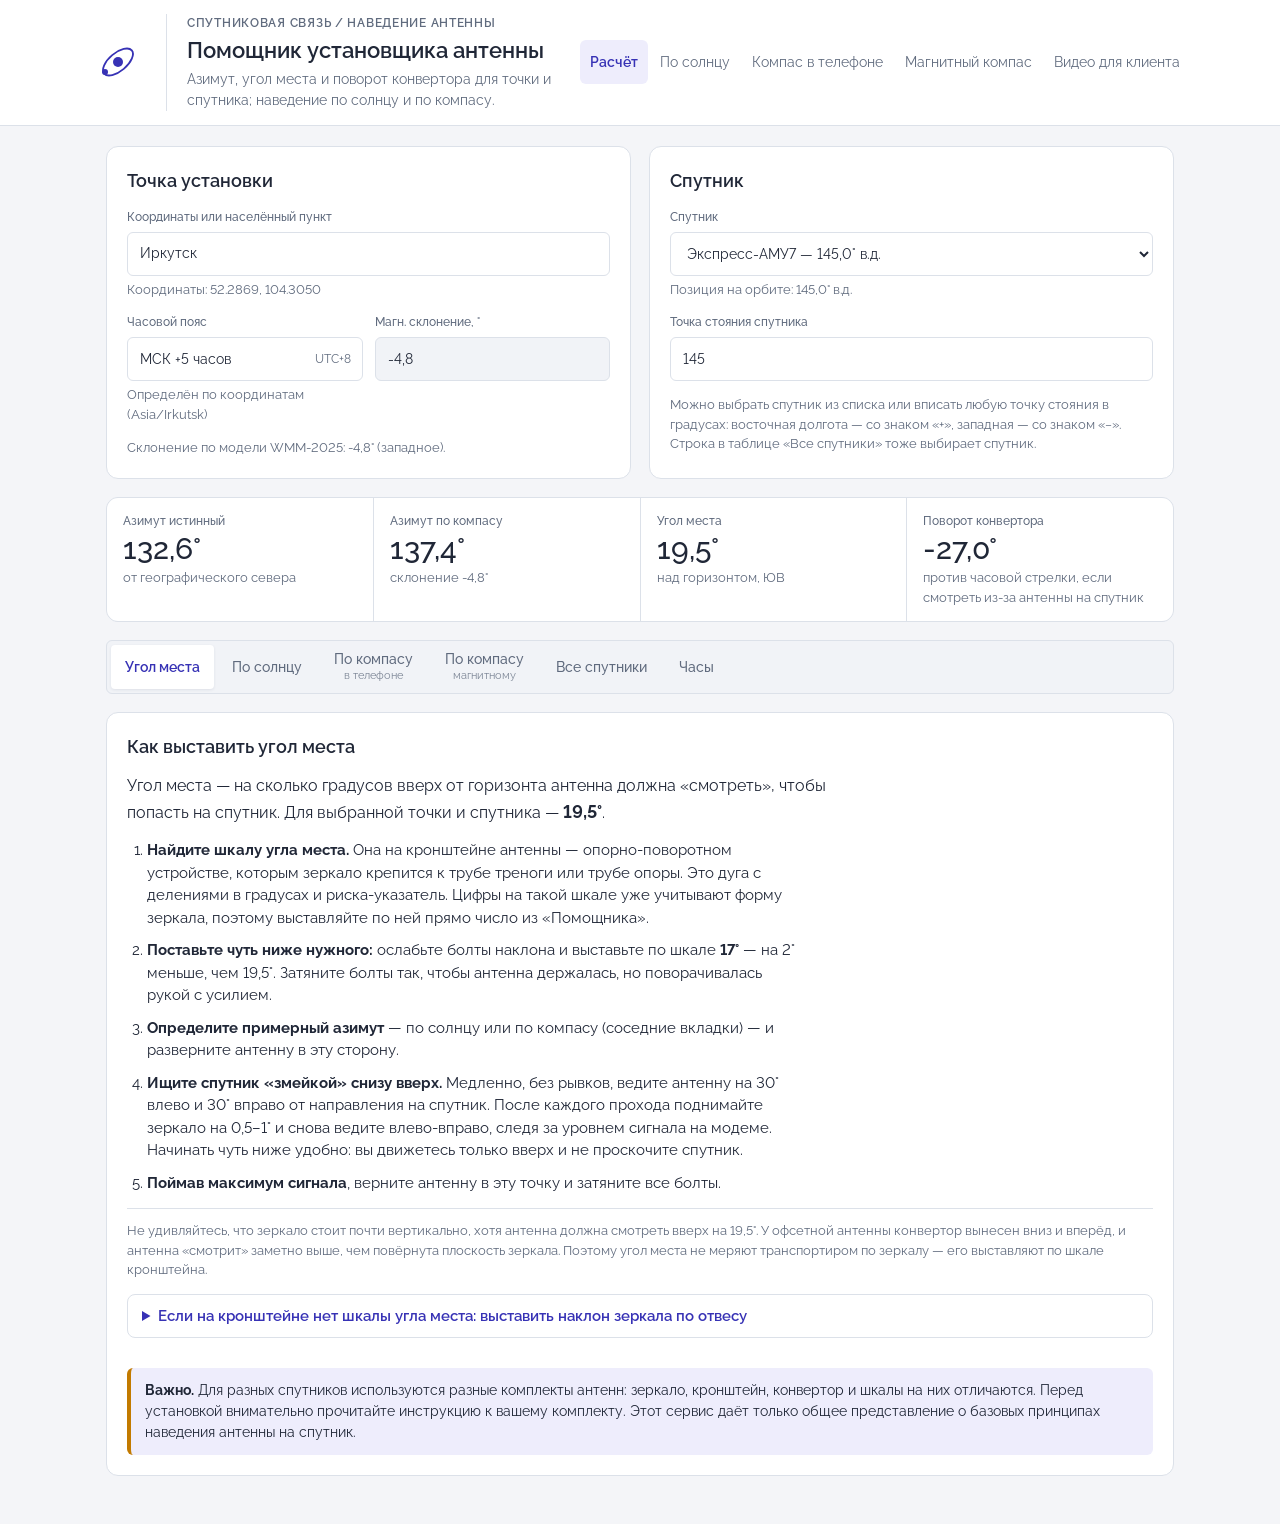
<file: index.html>
<!doctype html>
<html lang="ru">
<head>
<meta charset="utf-8">
<meta name="viewport" content="width=device-width,initial-scale=1,viewport-fit=cover">
<title>Помощник установщика</title>
<meta name="claude:viewport-fit-sides" content="cover">
<link rel="preload" href="fonts/raleway-cyrillic-400-normal.woff2" as="font" type="font/woff2" crossorigin>
<link rel="preload" href="fonts/raleway-cyrillic-600-normal.woff2" as="font" type="font/woff2" crossorigin>
<link rel="stylesheet" href="dtk.css">
<style>
/* Layout: a single working column — point & satellite on top, the four key angles as a readout strip, then method panels (dish, sun, compass, all satellites, clock) */
:root{
  --bg:#f4f5f8; --panel:#ffffff; --ink:#202737; --muted:#606b7e; --line:#dce1e9;
  --accent:#3732b5; --accent-soft:#eeedfc; --surface:#f1f3f7; --sun:#c27a00; --warn:#b3261e; --ok:#2e7d32;
  --f-body:Raleway,Arial,sans-serif;
  --f-data:Raleway,Arial,sans-serif;
}
*{box-sizing:border-box}
[hidden]{display:none!important}
body{background:var(--bg);color:var(--ink);font-family:var(--f-body);font-size:15px;line-height:1.5}
.wrap{max-width:1100px;margin:0 auto;padding-block:20px 48px;padding-left:max(16px,env(safe-area-inset-left,0px));padding-right:max(16px,env(safe-area-inset-right,0px));display:grid;gap:18px}
header{display:flex;flex-wrap:wrap;align-items:baseline;justify-content:space-between;gap:6px 16px}
h1{font-size:22px;margin:0;font-weight:600;text-wrap:balance}
header p{margin:0;color:var(--muted);font-size:13px}
h2{font-size:18px;margin:0;font-weight:600;text-wrap:balance}
.panel{background:var(--panel);border:1px solid var(--line);border-radius:12px;padding:20px;display:grid;gap:14px;min-width:0;align-content:start}
.grid2{display:grid;grid-template-columns:repeat(auto-fit,minmax(280px,1fr));gap:18px}
label{font-size:12px;color:var(--muted);font-weight:500;display:block;margin-bottom:6px}
input,select,button{font:inherit;color:var(--ink)}
input,select{width:100%;background:var(--panel);border:1px solid var(--line);border-radius:6px;padding:9px 12px;min-width:0;min-height:44px;font-size:14px}
input:hover,select:hover{border-color:#c3cad6}
input[readonly]{background:var(--surface)}
input:focus-visible,select:focus-visible,button:focus-visible{outline:2px solid var(--accent);outline-offset:1px}
.row{display:grid;grid-template-columns:repeat(auto-fit,minmax(140px,1fr));gap:12px}
.hint{font-size:13px;color:var(--muted);margin:0}
.err{color:var(--warn);font-size:13px;margin:0}
.ac-list{position:absolute;z-index:20;left:0;right:0;top:100%;margin:2px 0 0;padding:4px;list-style:none;background:var(--panel);border:1px solid var(--line);border-radius:8px;box-shadow:0 6px 20px rgba(20,35,45,.14);max-height:260px;overflow:auto}
.ac-list li{padding:8px 10px;border-radius:6px;cursor:pointer;display:flex;justify-content:space-between;gap:10px;font-size:14px}
.ac-list li small{color:var(--muted)}
.ac-list li[aria-selected="true"],.ac-list li:hover{background:var(--accent-soft)}
.ex{display:flex;flex-wrap:wrap;gap:6px;align-items:center;margin-top:6px;font-size:12.5px;color:var(--muted)}
.ex button{font:12.5px var(--f-data);background:var(--accent-soft);color:var(--accent);border:0;border-radius:6px;padding:4px 8px;cursor:pointer}
button{background:var(--accent);color:#fff;border:0;border-radius:6px;padding:10px 16px;min-height:44px;font-weight:600;font-size:14px;cursor:pointer}
button:hover{background:#27238b}
button.ghost{background:var(--panel);color:var(--ink);border:1px solid var(--line)}
button.ghost:hover{background:var(--surface);border-color:var(--accent)}
/* readout strip */
.readout{display:grid;grid-template-columns:repeat(auto-fit,minmax(200px,1fr));gap:1px;background:var(--line);border:1px solid var(--line);border-radius:12px;overflow:hidden}
.cell{background:var(--panel);padding:14px 16px;display:grid;gap:2px;align-content:start}
.cell .k{font-size:12px;color:var(--muted);font-weight:500}
.cell .v{font-family:var(--f-data);font-size:30px;font-weight:500;font-variant-numeric:tabular-nums;line-height:1.15}
.cell .s{font-size:13px;color:var(--muted)}
.kitnote{margin-top:16px;padding:12px 14px;border-left:4px solid var(--sun);background:var(--accent-soft);border-radius:6px;font-size:14px;line-height:1.5}
.past{margin-top:10px;border:1px solid var(--warn);border-radius:10px;padding:12px 14px;display:grid;gap:10px}
.past p{margin:0;color:var(--warn);font-size:14px;font-weight:600}
.past-btns{display:flex;gap:8px;flex-wrap:wrap}
.cell .v.gone{color:var(--muted);text-decoration:line-through;text-decoration-thickness:2px}
.status{display:inline-flex;align-items:center;gap:6px;font-size:13px;font-weight:600;padding:3px 10px;border-radius:99px;background:var(--accent-soft);color:var(--accent);justify-self:start}
.status.bad{color:var(--warn);background:transparent;border:1px solid var(--warn)}
nav[role="tablist"]{display:flex;flex-wrap:wrap;gap:4px;padding:4px;border:1px solid var(--line);background:var(--surface);border-radius:6px}
nav[role="tablist"] button{background:transparent;color:var(--muted);border:0;border-radius:4px;font-weight:500;min-height:44px;padding:8px 14px}
nav[role="tablist"] button:hover{color:var(--accent);background:transparent}
nav[role="tablist"] button[aria-selected="true"]{background:var(--panel);color:var(--accent);box-shadow:0 1px 3px #18264016;font-weight:600}
#sat{height:40.5px}
@media (max-width:480px){#tzMsk{position:static!important;transform:none!important;display:block;margin-top:4px}}
.actbtns{display:flex;flex-wrap:wrap;gap:8px;align-items:stretch}
.actbtn{display:inline-flex;flex-direction:column;justify-content:center;align-items:center;min-height:46px;padding:6px 16px;border-radius:8px;border:1px solid var(--accent);color:var(--accent);background:var(--panel);font-weight:600;font-size:15px;text-decoration:none;line-height:1.15}
.actbtn:hover{background:var(--accent-soft)}
.actbtn small{display:block;font-size:11px;font-weight:400;opacity:.85;margin-top:2px}
nav[role="tablist"] button.two{line-height:1.1;padding-top:6px;padding-bottom:6px}
nav[role="tablist"] button.two small{display:block;font-size:11px;font-weight:400;opacity:.8;margin-top:2px}
.data{font-family:var(--f-data);font-variant-numeric:tabular-nums}
table{border-collapse:collapse;width:100%;font-size:14px}
th,td{text-align:left;padding:7px 10px;border-bottom:1px solid var(--line);white-space:nowrap}
th{font-size:12px;color:var(--muted);text-transform:uppercase;letter-spacing:.05em;font-weight:600}
td.n{font-family:var(--f-data);text-align:right;font-variant-numeric:tabular-nums}
tr.sel td{background:var(--accent-soft)}
tbody tr{cursor:pointer}
tr.dim td{color:var(--muted)}
.tag{font-size:11px;font-weight:600;color:var(--accent);border:1px solid var(--accent);border-radius:4px;padding:0 5px;margin-left:6px}
.scroll{overflow-x:auto}
.kv{display:grid;grid-template-columns:auto 1fr;gap:6px 16px;margin:0}
.kv dt{color:var(--muted);font-size:14px}
.kv dd{margin:0;font-family:var(--f-data);font-variant-numeric:tabular-nums;font-weight:600}
ol.steps{margin:0;padding-left:20px;display:grid;gap:6px}
svg{max-width:100%;height:auto;display:block}
svg text{font-family:var(--f-body);fill:var(--ink)}
.fig{display:grid;place-items:center;background:var(--bg);border-radius:8px;padding:10px}
.lead{margin:0;font-size:16px;line-height:1.5;max-width:70ch}
.lead b{font-family:var(--f-data);font-size:18px}
ol.steps.big{font-size:15px;line-height:1.5;gap:10px;max-width:75ch}
.more{border:1px solid var(--line);border-radius:8px;padding:10px 14px}
.more summary{cursor:pointer;font-weight:600;color:var(--accent)}
.note{font-size:13px;color:var(--muted);border-top:1px solid var(--line);padding-top:12px;margin:0}
@media (prefers-reduced-motion:reduce){*{transition:none!important}}
</style>
</head>
<body style="margin:0">


<a class="sf-skip" href="#main">К содержимому</a>
<header class="sf-header">
  <div class="sf-header-inner">
    <a class="sf-brand" href="index.html" aria-label="Помощник установщика антенны, на главную"><svg viewBox="0 0 40 40" width="40" height="40" fill="none" aria-hidden="true"><circle cx="20" cy="20" r="5" fill="currentColor"></circle><ellipse cx="20" cy="20" rx="18" ry="9" transform="rotate(-40 20 20)" stroke="currentColor" stroke-width="1.8"></ellipse><circle cx="7" cy="30" r="3" fill="currentColor"></circle></svg></a>
    <div class="sf-intro">
      <p class="sf-eyebrow">СПУТНИКОВАЯ СВЯЗЬ / НАВЕДЕНИЕ АНТЕННЫ</p>
      <p class="sf-title">Помощник установщика антенны</p>
      <p class="sf-desc">Азимут, угол места и поворот конвертора для точки и спутника; наведение по солнцу и по компасу.</p>
    </div>
    <nav class="sf-nav" aria-label="Разделы"><a href="index.html" aria-current="page">Расчёт</a><a href="sun.html">По солнцу</a><a href="compass.html">Компас в телефоне</a><a href="magnetic.html">Магнитный компас</a><a href="video.html">Видео для клиента</a></nav>
  </div>
</header>
<main class="wrap" id="main">

  <section class="grid2">
    <div class="panel">
      <h2>Точка установки</h2>
      <div class="ac">
        <label for="coords">Координаты или населённый пункт</label>
        <div style="position:relative">
          <input id="coords" placeholder="52.2869, 104.3050 или название населённого пункта" autocomplete="off" role="combobox" aria-autocomplete="list" aria-expanded="false" aria-controls="acList">
          <ul class="ac-list" id="acList" role="listbox" hidden></ul>
        </div>
        <p class="err" id="coordsErr" hidden></p>
        <p class="hint" id="coordsInfo" style="margin:4px 0 0;min-height:1.5em"></p>
      </div>
      <div class="row">
        <div><label for="tz">Часовой пояс</label><div style="position:relative"><input id="tz" type="text" inputmode="decimal" autocomplete="off"><span id="tzMsk" style="position:absolute;right:12px;top:50%;transform:translateY(-50%);font-size:12px;color:var(--muted);pointer-events:none"></span></div><p class="hint" id="tzHint" style="margin:4px 0 0"></p></div>
        <div><label for="decl">Магн. склонение, °</label><input id="decl" type="text" readonly tabindex="-1" style="cursor:default" title="Считается автоматически по координатам"></div>
      </div>
      <p class="hint" id="declHint"></p>
    </div>
    <div class="panel">
      <h2>Спутник</h2>
      <div>
        <label for="sat">Спутник</label>
        <select id="sat"></select>
        <p class="hint" id="satInfo" style="margin:4px 0 0;min-height:1.5em"></p>
      </div>
      <div>
        <label for="satlon">Точка стояния спутника</label>
        <input id="satlon" type="number" step="0.1" min="-180" max="180">
      </div>
      <p class="hint">Можно выбрать спутник из списка или вписать любую точку стояния в градусах: восточная долгота — со знаком «+», западная — со знаком «−». Строка в таблице «Все спутники» тоже выбирает спутник.</p>
    </div>
  </section>

  <section class="readout" aria-live="polite">
    <div class="cell"><span class="k">Азимут истинный</span><span class="v" id="rAz">—</span><span class="s">от географического севера</span></div>
    <div class="cell"><span class="k">Азимут по компасу</span><span class="v" id="rMag">—</span><span class="s" id="rMagS">с учётом склонения</span></div>
    <div class="cell"><span class="k">Угол места</span><span class="v" id="rEl">—</span><span class="s" id="rElS"></span></div>
    <div class="cell"><span class="k">Поворот конвертора</span><span class="v" id="rSkew">—</span><span class="s" id="rSkewS"></span></div>
  </section>

  <nav role="tablist" aria-label="Способы наведения">
    <button role="tab" data-tab="dish" aria-selected="true">Угол места</button>
    <button role="tab" data-tab="sun" aria-selected="false">По солнцу</button>
    <button role="tab" data-tab="compass" aria-selected="false" class="two">По компасу<small>в телефоне</small></button>
    <button role="tab" data-tab="magcomp" aria-selected="false" class="two">По компасу<small>магнитному</small></button>
    <button role="tab" data-tab="all" aria-selected="false">Все спутники</button>
    <button role="tab" data-tab="clock" aria-selected="false">Часы</button>
  </nav>

  <!-- DISH -->
  <section class="panel" data-pane="dish">
    <h2>Как выставить угол места</h2>
    <p class="lead">Угол места — на сколько градусов вверх от горизонта антенна должна «смотреть», чтобы попасть на спутник. Для выбранной точки и спутника — <b id="elMain">—</b>.</p>
    <ol class="steps big" id="elSteps"></ol>
    <p class="note" id="elNote"></p>
    <details class="more">
      <summary>Если на кронштейне нет шкалы угла места: выставить наклон зеркала по отвесу</summary>
      <div class="grid2" style="margin-top:12px">
        <div style="display:grid;gap:12px;align-content:start">
          <p class="hint" style="color:var(--ink)">Плоскость зеркала офсетной антенны направлена не туда, куда антенна «смотрит»: антенна смотрит выше на несколько десятков градусов. Эта разница называется <b>угол офсетности</b>. Он указан в паспорте антенны, обычно 22–26°. Зная его, можно выставить наклон зеркала с помощью отвеса и рулетки.</p>
          <div class="row">
            <div><label for="offset">Угол офсетности (из паспорта), °</label><input id="offset" type="number" step="0.1" value="24"></div>
            <div><label for="dishH">Высота зеркала, мм</label><input id="dishH" type="number" step="1" value="600"></div>
          </div>
          <div class="row">
            <div><label for="dishW">Ширина зеркала, мм</label><input id="dishW" type="number" step="1" value="550"></div>
            <div style="align-self:end"><button class="ghost" id="estOffset" type="button">Прикинуть угол по размерам</button></div>
          </div>
          <p class="hint">Если паспорта нет, угол можно прикинуть по размерам зеркала: измерьте его высоту и ширину и нажмите кнопку. Это приблизительная оценка.</p>
          <dl class="kv" id="dishKv"></dl>
          <ol class="steps" id="dishSteps"></ol>
        </div>
        <div class="fig"><svg id="dishSvg" viewBox="0 0 320 300" width="320" role="img" aria-label="Схема наклона зеркала с отвесом"></svg></div>
      </div>
    </details>
    <div class="kitnote"><b>Важно.</b> Для разных спутников используются разные комплекты антенн: зеркало, кронштейн, конвертор и шкалы на них отличаются. Перед установкой внимательно прочитайте инструкцию к вашему комплекту. Этот сервис даёт только общее представление о базовых принципах наведения антенны на спутник.</div>
  </section>

  <!-- SUN -->
  <section class="panel" data-pane="sun" hidden>
    <h2>Наведение по солнцу</h2>
    <div class="actbtns"><a class="actbtn" href="sun.html">Посмотреть анимацию 3D</a><a class="actbtn two" href="video.html">Создать видео<small>для клиента</small></a></div>
    <p class="hint" style="font-size:14px;color:var(--ink);max-width:68ch">Солнце за день проходит по небу с востока на запад. Один раз в день оно оказывается точно в той стороне, где висит спутник, только выше или ниже него. В эту минуту достаточно развернуть антенну «лицом» к солнцу, и по сторонам света она будет смотреть точно на спутник. Ни компас, ни транспортир не нужны.</p>
    <div class="row">
      <div><label for="sunDate">Планируемая дата установки</label><input id="sunDate" type="date"></div>
      <div style="align-self:end"><button class="ghost" id="sunNow" type="button">Сегодня</button></div>
    </div>
    <div class="cell" style="border:1px solid var(--line);border-radius:10px">
      <span class="k">Солнце будет в стороне спутника</span>
      <span class="v" id="sunMatch">—</span>
      <span class="s" id="sunMatchS"></span>
      <div class="past" id="sunPast" hidden>
        <p id="sunPastT"></p>
        <div class="past-btns"><button type="button" id="sunTomorrow">На завтра</button><button type="button" class="ghost" id="sunPick">Выбрать другую дату</button></div>
      </div>
    </div>
    <div class="grid2">
      <div style="display:grid;gap:12px;align-content:start">
        <h2 style="font-size:15px">Что делать по шагам</h2>
        <ol class="steps" id="sunSteps"></ol>
        <p class="note">Не смотрите на солнце, в том числе сквозь тёмные стёкла: ориентируйтесь только по теням. Не оставляйте антенну надолго развёрнутой на солнце: зеркало собирает тепло на конверторе и может его перегреть. Если в эту минуту солнце за облаками, используйте способ по компасу или повторите на следующий день: время почти не меняется.</p>
      </div>
      <div class="fig" style="gap:6px;padding:8px;align-content:start">
        <iframe id="sunTopFrame" src="sun.html?only=vTop" title="Вид сверху: анимация наведения по солнцу" loading="lazy" style="width:100%;max-width:420px;height:440px;border:0;border-radius:10px;background:#fff;display:block;margin:0 auto"></iframe>
        <p class="hint" style="text-align:center;margin:0">Нажмите на картинку — пауза / продолжить · <a href="sun.html" style="color:var(--accent);font-weight:600">вся анимация →</a></p>
      </div>
    </div>
    <div class="kitnote"><b>Важно.</b> Для разных спутников используются разные комплекты антенн: зеркало, кронштейн, конвертор и шкалы на них отличаются. Перед установкой внимательно прочитайте инструкцию к вашему комплекту. Этот сервис даёт только общее представление о базовых принципах наведения антенны на спутник.</div>
  </section>

  <!-- COMPASS -->
  <section class="panel" data-pane="compass" hidden>
    <h2>Наведение по компасу в телефоне</h2>
    <div class="actbtns"><a class="actbtn" href="compass.html">Посмотреть анимацию 3D</a><a class="actbtn two" href="video.html">Создать видео<small>для клиента</small></a></div>
    <div class="grid2">
      <div style="display:grid;gap:12px;align-content:start">
        <dl class="kv cmpKv"></dl>
        <ol class="steps">
          <li>Снимите чехол с магнитом, откройте «Компас» в телефоне и поводите телефоном «восьмёркой» — это калибровка.</li>
          <li>Отойдите на 3–5 шагов от антенны, треноги и машины, держите телефон ровно, экраном вверх.</li>
          <li>Медленно поворачивайтесь, пока на экране не будет значение «азимут по компасу» (если в телефоне включён «Истинный север» — истинный азимут). Верхний край телефона смотрит на спутник: заметьте в этом направлении вешку или ориентир.</li>
          <li>Разверните антенну на ориентир, выставьте угол места и доводите по сигналу «змейкой»: на каждом положении угла места ведите антенну на 30° влево и 30° вправо от предполагаемого направления на спутник, меняя угол места на 0,5–1°.</li>
        </ol>
        <p class="note">Склонение посчитано по мировой магнитной модели WMM-2025 на текущую дату. Восточное склонение положительное. В районах магнитных аномалий компас может врать на несколько градусов, тогда надёжнее способ по солнцу.</p>
      </div>
      <div class="fig"><svg class="cmpSvg" viewBox="0 0 320 320" width="320" role="img" aria-label="Компасная роза с направлением на спутник"></svg></div>
    </div>
    <div class="kitnote"><b>Важно.</b> Для разных спутников используются разные комплекты антенн: зеркало, кронштейн, конвертор и шкалы на них отличаются. Перед установкой внимательно прочитайте инструкцию к вашему комплекту. Этот сервис даёт только общее представление о базовых принципах наведения антенны на спутник.</div>
  </section>

  <section class="panel" data-pane="magcomp" hidden>
    <h2>Наведение по магнитному компасу</h2>
    <div class="actbtns"><a class="actbtn" href="magnetic.html">Посмотреть анимацию 3D</a><a class="actbtn two" href="video.html">Создать видео<small>для клиента</small></a></div>
    <div class="grid2">
      <div style="display:grid;gap:12px;align-content:start">
        <dl class="kv cmpKv"></dl>
        <ol class="steps">
          <li>Найдите на шкале компаса число «азимут по компасу» — на рисунке справа оно отмечено синим. Это направление на спутник.</li>
          <li>Отойдите на 3–5 шагов от антенны, треноги и машины, уберите от компаса телефон и ключи. Держите компас ровно, на ладони.</li>
          <li>Поворачивайте компас вместе с собой, пока красный конец стрелки не ляжет точно на букву «С» шкалы. Стрелка стоит на месте — поворачивается шкала.</li>
          <li>Теперь отметка с нужным числом показывает на спутник. Посмотрите от центра компаса через это число и поставьте в этом направлении вешку за антенной или заметьте дальний ориентир: дерево, столб.</li>
          <li>Разверните антенну на вешку, выставьте угол места и доводите по сигналу «змейкой»: на каждом положении угла места ведите антенну на 30° влево и 30° вправо от предполагаемого направления на спутник, меняя угол места на 0,5–1°.</li>
        </ol>
        <p class="note">Склонение посчитано по мировой магнитной модели WMM-2025 на текущую дату. Восточное склонение положительное. В районах магнитных аномалий компас может врать на несколько градусов, тогда надёжнее способ по солнцу.</p>
      </div>
      <div class="fig"><svg class="cmpSvg" viewBox="0 0 320 320" width="320" role="img" aria-label="Шкала магнитного компаса: стрелка на С, отметка направления на спутник"></svg></div>
    </div>
    <div class="kitnote"><b>Важно.</b> Для разных спутников используются разные комплекты антенн: зеркало, кронштейн, конвертор и шкалы на них отличаются. Перед установкой внимательно прочитайте инструкцию к вашему комплекту. Этот сервис даёт только общее представление о базовых принципах наведения антенны на спутник.</div>
  </section>

  <!-- ALL -->
  <section class="panel" data-pane="all" hidden>
    <h2>Все спутники из точки установки</h2>
    <div class="scroll">
      <table>
        <thead><tr><th>Спутник</th><th>Позиция</th><th style="text-align:right">Азимут</th><th style="text-align:right">По компасу</th><th style="text-align:right">Угол места</th><th style="text-align:right">Конвертор</th></tr></thead>
        <tbody id="allBody"></tbody>
      </table>
    </div>
    <p class="hint">Серым показаны спутники ниже 5° над горизонтом: на практике их закроют рельеф и лес. Строка выбирает спутник.</p>
  </section>

  <!-- CLOCK -->
  <section class="panel" data-pane="clock" hidden>
    <h2>Проверка часов</h2>
    <p class="hint">Для наведения по солнцу часы должны идти точно: ошибка в 4 минуты сдвигает азимут солнца примерно на 1°.</p>
    <dl class="kv">
      <dt>Время устройства</dt><dd id="clkDev">—</dd>
      <dt>Время на точке</dt><dd id="clkSite">—</dd>
      <dt>Расхождение с сервером</dt><dd id="clkOff">не проверено</dd>
    </dl>
    <div><button id="clkCheck" type="button">Сверить с сервером</button></div>
    <p class="hint">Сверка идёт по времени веб-сервера, точность около 1 секунды. Если расхождение больше 30 секунд, поправьте часы устройства.</p>
  </section>

</main>


<!-- precise time zones of Russia: 0.05° grid built from timezone-boundary-builder (OpenStreetMap) boundaries via geo-tz; elsewhere tz-lookup -->
<script>var RUTZ={"s":0.05,"lat1":82,"lon0":19,"zones":["Europe/Kaliningrad","Europe/Moscow","Europe/Simferopol","Europe/Kirov","Europe/Volgograd","Europe/Astrakhan","Europe/Saratov","Europe/Ulyanovsk","Europe/Samara","Asia/Yekaterinburg","Asia/Omsk","Asia/Novosibirsk","Asia/Barnaul","Asia/Tomsk","Asia/Novokuznetsk","Asia/Krasnoyarsk","Asia/Irkutsk","Asia/Chita","Asia/Yakutsk","Asia/Khandyga","Asia/Vladivostok","Asia/Ust-Nera","Asia/Magadan","Asia/Sakhalin","Asia/Srednekolymsk","Asia/Kamchatka","Asia/Anadyr"],"d":".l6B1u.20k|.kzB24.20h|.kvB2b.mB1b.1yh|.kuB2c.bB1v.1y8|.kuB2c.4B27.1y3|.kqB4v.1xz|.kgB56.1xy|.kbB5c.1xx|.jmB5z.1xz|.j7B6c.1y1|.izB6f.1y6|.ivB6c.erP6.1wP14.1gg|.hdBf.11B5n.jBq.dnP18.14P1m.1ga|.h0B16.nB50.1B7.oB1c.d1P1r.fP28.1g4|.gvB1h.jB56.hB1p.cqP4m.1g1|.gsB1o.iB5b.5B1x.ckP4r.1fy|.gqB1r.fB7i.cfP4w.1fv|.gqB1s.cB7l.ceP4z.1fs|.gqB1r.dB7m.6tPr.4uP52.1fo|.fcBv.cB1w.hB7l.6hP1e.4kP55.1fj|.f4B3b.kB7h.6bP1s.4hP57.1fd|.f0B3h.eB7l.67P1z.4kP56.1f8|.euB3t.5B7o.65P23.4sP51.1f3|.ehBbx.66P24.5lP4c.1ez|.e2Bc9.69P23.5jP4g.1ey|.dvBcd.6cP21.5iP4k.1ex|.dsBcc.6jP1u.5jP4o.1ew|.dqBc8.6tP1l.5lP4r.1ew|.dqBc1.78P14.5rP4s.1ey|.drBbp.ebP4s.1f1|.dvBb1.esP4t.1f3|.e1Bad.f8P4t.1f5|.e9Ba1.fcP4r.1f7|.9eBv.48B9s.fdP4p.1f9|.98B17.4aB9h.ffP4v.1f4|.96B1c.4aB99.fhP5e.1eo|.94B1f.4cB8x.foP5o.1eg|.95B1e.4eB8n.fuP5u.1ec|.96B1c.4hB8j.fvP5z.1e8|.9aB15.4pB8b.fyP63.1e4|.9hBt.51B4f.7B3g.g1P65.1e1|.fgB49.eB3b.g1P66.1dz|.fnB3y.oB35.8cP2.7oP67.1dx|.geB27.9Bj.13Bn.8B21.80Pu.7aP69.1dv|.gyB1i.2yB1v.7zP19.6zP6f.1dp|.hlBl.39B1o.82P1j.6pP6r.1dg|.lhB14.8jP1s.6dP73.1d8|.llBv.8oP1x.65P7e.1d0|.lxB8.90P1z.61P7o.1cr|.v8P1x.60P7w.1cj|.vbP1u.62P7y.1cf|.vfP1p.66P80.1ca|.vmP1f.6gP7y.1c5|.vrP15.6uP7u.1c0|.13uP7v.1bv|.13wP7w.1bs|.13zP7x.1bo|.142P7y.1bk|.145P7y.1bh|.147P80.1bd|.14cP7y.1ba|.14jP7u.1b7|.14tP7o.1b3|.166P6c.1b2|.16nP5x.1b0|.170P5k.1b0|.177P5d.1b0|.179P5f.1aw|.17aP5l.1ap|.17aP5s.1ai|.17aP5x.1ad|.17bP61.1a8|.157Pq.1eP66.1a3|.152Pz.1aP6b.19y|.14zP14.19P6f.19t|.14yP15.1bP6f.19r|.14yP16.1dP6e.19p|.14yP16.1iP69.19p|.150P12.1pP63.19q|.153Px.1wP5x.19r|.158Pm.26P5r.19t|.183P5m.19v|.17zP5q.19v|.147Pm.32P5u.19v|.142Pw.2sP5z.19v|.z4P4.4sP12.2kP63.19v|.ytPs.4eP15.2eP67.19v|.ypP10.4aP15.2aP6b.19v|.ynP15.47P15.26P6f.19v|.ymP19.46P11.24P6j.19v|.ynP19.30Pl.1P1h.23P6o.19u|.yoP17.2uP24.25P6t.19t|.yqP14.2sP1r.2hP6z.19r|.yvPw.2tP1u.2bP75.19q|.z7Pc.2xP1y.26P7b.qaSl.iu|.qvBg.b1P21.1zP7l.q3Sv.ip|.qoBx.apP21.1vP7s.pzS10.in|.qiB1b.agP1z.1uP7x.pxS12.im|.qcB1m.aaP1u.1wP84.puS13.il|.q7B1u.a8P1s.1tP8d.ppS12.im|.q2B21.a7P1o.1tP8l.gPf.orSy.5Sh.i2|.pxB29.a6P1i.1tP9w.kkSo.3bSq.3St.hw|.psB2g.a7P1d.1rPa6.k4S13.3fS5.cSz.ht|.ppB2k.aaP16.1rPal.joS19.3tS11.hs|.pmB2o.alP3.aP8.1xPaw.jcS1e.3sS11.hs|.pjB2s.czPb3.j5S1h.3tSz.ht|.pdB2y.cwPb9.j1S1h.3xSu.hv|.p2B38.cuPbh.ivS1f.44Sm.hz|.otB3g.crPbq.irS1c.mr|.ooB3k.coPby.iqS17.mt|.n8Bw.9B3u.cmPc3.ebSh.40Sz.mx|.n0B55.ckPc9.dwS12.ro|.msB5b.cjPcd.ddS1r.62Sd.l2|.mkB5h.chPcg.d7S26.5mSs.kv|.m9B5p.chPck.d0S2i.5dSy.ks|.m0B5w.c5Pcy.cwS2r.56S11.kr|.lwB5y.7cPc.4cPd5.csS2y.51S13.kr|.ltB5y.6wP1a.3rPdc.clS37.4yS13.kr|.lsB5u.6wP1k.3gPdk.cgS3e.4vS12.kr|.lqB5m.73P1p.37Pdt.bgSl.aS42.4cSz.ks|.lpB5h.77P1t.2zPe1.baSt.4S4c.48St.ku|.lmB5f.7cP1t.2tPe8.b8Sw.1S4i.48Sj.kz|.ljB5b.7jP1s.1zPf3.b6Sy.1S4p.3uSk.l5|.lfB57.7tP1p.1vPf8.b6S5t.3mSr.l1|.lcB50.86P1i.1xPf9.b7S5x.eSc.2qSv.kz|.l8B4x.8jP14.21Pfd.b6S63.2Sp.2jSw.kz|.l4B4w.8tPl.2aPfg.b8S72.2bSw.kz|.l1B4u.8tPu.21Pfk.b9S7b.23Su.l0|.kxB4o.8zP10.1vPfn.bbS7r.1pSo.l3|.ktB4j.95P14.1pPfs.b9S7z.1pSc.l9|.kpB4j.97P16.1kPfy.b7S87.n3|.kmB4f.9cP19.1ePg3.b7S8h.mt|.kgB4a.9mP1b.1aPg5.b9S8t.mg|.k8B4b.9tP1b.17Pg8.b9S95.m4|.k5B48.9zP1a.16Pg9.bcS99.ly|.k3B45.a5P18.15Pga.bgS99.lv|.k1B43.aaP15.15Pga.bpSd.5S8l.lu|.k0B41.afP13.13Pga.cbS8k.lt|.k0B3x.alP11.10Pgb.cfS50.3S3e.lu|.k0B3v.arPw.zPga.ckS4w.8S3a.lv|.k1B3r.axPs.wPgb.cpS4q.iS31.ly|.k1B3o.b3Pm.vPgd.cuS4k.rS2u.lz|.k1B3l.bdP8.yPg4Sb.d0S4d.yS2p.m0|.k1B3j.9sPd.2bPg4Sh.d3S46.16S2k.m0|.k0B3i.9pPn.22Pg5Sl.d3S41.1iS2b.m1|.jzB3g.9pPv.1vPg5So.d4S3v.1pS25.m4|.jyB3f.9pP10.1rPg4Sr.d6S3g.24S1w.ma|.jxB3d.9rP12.1qPfzSy.d6S30.2mS1h.ml|.jwB3b.9uP12.1rPfrS17.d9S2r.2yS12.ms|.juB3a.9yP11.1nPfpS1f.uSj.c5S2d.qv|.jtB38.a2Pz.1jPfoS1m.qSq.c5S26.qy|.jsB38.a6Pv.1fPfnS1t.mSv.a6Sc.1oS20.r1|.jqB38.acPo.1dPfnS1y.lSx.a0Sn.1lS1t.r5|.jpB37.amPa.1ePfoS22.kSz.9wSu.1jS1o.r8|.jnB38.c5PfyS1x.lSy.9wSy.1iS1j.rb|.jlB36.c6Pg6S1q.oSw.9xS11.1iS1g.rb|.jjB34.c8PgfS1h.sSs.3gSc.57S7.tS14.1hS1g.r9|.jgB32.c9PgtS16.wSk.3fSw.3Sc.48Sk.nS15.1hS1j.r4|.jdB31.caPgyS11.4wS1j.3zSq.lS16.1fS1o.qz|.j9B33.c8Ph2Sz.4wS1p.3uSs.mS16.1dS1t.qu|.j4B36.c6Ph4S14.4sS1v.3pSs.oS14.1eS1y.qo|.j0B37.c5Ph5S18.4rS20.3lSq.sS11.1dS23.qk|.ixB38.c4Ph3S1e.lSr.3eS25.3iSm.xSy.1dS26.qh|.iwB38.c1Ph2S1P1S1i.fS1d.2xS2f.3cSe.13Sv.1dS2a.qe|.ivB37.bzPh1S3s.3S7.2dS2o.4mSp.1fS2f.qa|.ivB35.bmPheS4l.1yS2x.4fSi.1hS2j.q7|.iwB32.6tJ4.2eJs.10Pi4S4m.1sS38.63S2l.q5|.iyB2z.6gJr.20J13.aJ6PimS4l.1oS3e.5xS2o.q3|.j1B2u.6dJ11.1tJ1lPijS4r.1lS3h.5tS2r.q1|.j0B2t.6aJ1a.1nJ1nPieS4x.1jS3l.5qS2t.pz|.iyB2t.69J1f.1jJ1pPibS53.1gS3o.5lS2w.py|.iwB2t.69J1j.1gJ1qPi9S57.1fS3q.5iS2w.py|.iuB2s.6bJ1m.1cJ1sPi0S1P1S5k.1aS3s.5fS2w.py|.isB2s.6cJ1u.12J1vPi8S5n.11S3v.5dS2v.py|.ipB2t.6cJ2i.7J24Pi9S5q.oS47.5bS2u.py|.inB2t.6dJ4uPi7S5u.dS4j.5aS2s.py|.ilB2s.6fJ4vPi4S5z.7S4q.5bS2p.px|.ijB2r.6gJ4xPieSap.59S2o.px|.ihB2s.6gJ4yPidSas.59SdUjS1q.px|.ifB2s.6gJ50PidSat.5aU15S1f.px|.idB2t.6gJ52PiaSav.5bU1mSx.px|.ibB2u.6gJ54PibSat.5dU2dS4.px|.iaB2u.6gJ56Pi7Saw.5cU2j.pw|.i8B2u.6gJ59Pi7Sav.59U2p.pt|.i7B2u.6fJ5cPi5Sax.56U31.pj|.i6B2u.6fJ5ePi5Saw.52U37Y9.p8|.i5B2t.6gJ5gPi5Sav.4zU39Yk.oy|.i3B2u.6hJ5iPi6Sas.4wU3bYu.op|.i2B2t.6jJ5lPi3S1P1Saq.4uU3cY11.oj|.i1B2s.6kJ5pPi7Sal.4rU3eY17.9Y3.o2|.hzB2t.6kJ5tPi4Sal.4pU3eY28.nf|.hyB2s.6mJ5sPi1Sap.4nU3fY2h.n7|.hxB2s.6mJ5rPi3Saq.4lU3fY2p.n0|.hwB2t.6mJ5qPi9S4P1Saf.4kU3fY2w.mv|.huB2v.6mJ5tPidSad.4jU39Y1U4Y32.mr|.htB2v.6mJ5vPibSae.4iU38Y3c.mo|.hsB2x.6kJ5vPieSac.4hU36Y3i.ml|.hrB2x.6lJ61PieSa6.17Um.2nU2zY3t.mi|.hqB2x.6lJ65PibSa5.14Ut.2gU30Y1U1Y1U1Y3t.mh|.hpB2x.6mJ6lPhvSa5.11Uy.2bU31Y41.mf|.hpB2x.6lJ6qPhrSa5.zU12.27U33Y42.me|.hoB2z.6jJ6wPhmSa5.yU14.23U34Y45.md|.hoB30.6hJ6zPhkSa5.xU15.1zU37Y47.mc|.hoB30.6gJ6tPhrSa5.vU17.uUu.7U39Y49.mc|.hoB31.6eJ6vPhqSa6.tU16.nU4iY4h.g5@o.5c|.hoB31.6cJ6xPhqSaa.oU15.jU4nY4q.fp@15.53|.hoB32.69J70PhpSac.lU16.fU4oY4w.fg@1h.4x|.hoB33.65J70PhsSad.jU1b.9U4lY53.fb@1o.11@1.3r|.hqB32.5zJ6rPi6Sad.iU65Y56.f4@1w.r@h.3i|.hsB32.5vJ6uPi5Sae.hU65Y58.f0@20.n@n.3e|.htB32.5qJ6yPi5Sad.hU66Y59.ew@25.j@r.3c|.hvB31.5jJ72Pi7Sae.fU66Y5c.es@2b.f@s.3b|.hxB30.5fJ73PieSa9.fU66Y5e.el@2i.d@s.3b|.hzB2z.5dJ75PifSa7.eU66Y5h.eh@2m.c@r.3b|.i0B31.59J7cPifSa2.aU68Y5j.20Y4.aY7.bt@2p.d@n.3d|.i2B31.56J7gPidSa1.5S7U67Y5k.1kY1f.bb@2s.f@i.3f|.i4B31.52J7lPi6SajU66Y5k.15Y24.ay@2t.k@a.3j|.i5B33.4yJ7pPi4SalU64Y5l.tY2m.1fY5.95@2u.4d|.i8B32.4vJ7yPhuSapU3S1U5wY5o.kY2z.lYf.3Yi.8y@2u.4e|.ibB32.4rJ84PhgS3P2SazU5rY5t.5Y3h.dY16.8v@2s.4g|.ieB33.4mJ85PhdS1P1Sb8U5mY9m.6Y1a.8u@2p.4i|.igB36.4gJ86Ph5SbjU5jY9r.3Y1b.8t@2l.4m|.ijB38.4aJ88Ph3SbjU5gYba.8t@2g.4q|.imB3a.45J88PgvSbpU5gYbm.8k@29.4w|.ioB3d.40J89PgmSbxU5eYbs.8h@1y.56|.irB3f.3uJ89PglSbzU5bYbx.8f@1o.5g|.iuB3h.3pJ89PghSc4U5cYbw.8g@u.8@a.5q|.iwB3l.3kJ8bPgbSc7U5bYbx.8j@e.6l|.izB3l.3hJ8aPgbSc9U59Yah.dY13.fj|.j2B3k.3gJ88PgcSc6U5aYak.fYz.fk|.jaB3e.3fJ87PgcSc6U58Yan.iYs.fn|.jiB38.3eJ7wP2J1P7J2P1J1PgcSc3U55Yaq.xY5.fu|.jrB31.3eJ7sPghSceU53Yat.gv|.jzB2v.3eJ7oPggSd2U4gYav.gv|.kdB2l.3dJ7gP2J2PghSd3U4dYay.58@m.b0|.l6B1w.39J7ePgkSd6U4bYb0.48@7.q@z.aq|.lcB1s.37J7ePghSdaU49Yb0.41@k.j@19.a@7.a1|.71Bd.e3B1o.37J77P1J3PgkSd9U48Yb0.3y@y.9@25.9m|.6vBp.e2B1t.2vJ79PgoSd7U4bYay.3w@3u.o@5.2@3.89|.6tBw.dyB20.2kJ7aPguSd3U4dYax.3t@51.82|.6qB14.dvB23.2dJ7aPguSd4U4lYaq.3r@56.7z|.6oB1b.dsB2g.1vJ7bPgvSd6U4lYaq.1p@e.1m@59.7x|.6nB1f.drB2t.1dJ7bPgySd8U4nY5U1Y1U3Y1U1Yba.a@w.1i@5d.7u|.6lB1j.dsB2x.14J7gPg7SfP9Sd8U51Yb9@18.1d@5k.7p|.6lB1m.drB32.uJ7kPg3SiP7SdeU4xYb9@1a.4@a.u@5y.7e|.6mB1o.drB35.mJ7mPg3Se5U4tYbb@22.e@65.79|.6nB1p.86Bh.4wB6.3B37.eJ7tPftS3P1Se4U4uYbc@8q.75|.67B3.dB1s.7xBr.4nB3p.7J80PfjSeaU51Yb9@93.6s|.68B5.aB1v.7rBx.4iBl.2B38.1J83PeyS2PcSecU58Yb5@99.6n|.67B2h.7jB13.4dBo.4B35J84PevS9P1SegU5bYb3@9e.6j|.66B2s.76B19.49Bs.7B30J84PeuSepU5eYb2@9h.6f|.65B34.6uB1e.45Bx.3B2zJ85P1J1P11J4PdiSetU5hYaz@9l.6b|.5yB3k.6jB1j.43Bz.2B2yJ87P10J5PdiSerU5iYb2@9l.68|.5uB1.1B3q.6eB1m.43By.2B2xJ8jPoJ6PdiSepU5kYb0@9o.66|.5qB41.68B1o.44By.2B2vJ8qPaJ1P5J5PdmSemU52Y3U6Y1U2Y1U1Y1U4Yb2@9p.63|.5qB45.64B1p.46Bv.4B2sJ8tP3JfPdoSelU4yYbr@9p.61|.5qB48.60B1r.1rBh.1zBu.4B2nJ9lP4J1PdfSeiU4zYbt@9p.5z|.5pB4d.5wB1r.1hB15.1mBv.2B2lJ9uPdeSegU50Ybr@9z.5r|.5nB4j.5rB1s.1bB1h.1bB11.1B2kJ9tPdhSedU53Ybm@a8.5m|.5hB3.1B4p.5nB1s.16B1x.vB17.1B2gJ9wPdjSe8U56Ybn@aa.5j|.5dB51.5jB1q.14B2b.fB1d.3B2eJ9zPdhSe9U55Ybm@ad.5g|.59B59.5fB1p.11B48.2B2fJ9zPdhSebU53Ybp@ae.5b|.5fB56.5cB1o.yB6sJ4B2J9uPdjSebU52Ybo@ah.58|.5fB59.2mBi.25B1m.xB75J9qPdjSecU52Ybo@ai.56|.5fB5b.2dBu.21B1j.vB7gJ9nPdfSedU52Ybj@1Y2@al.54|.5eB5e.24B1u.18B1h.uB7iJ1B1J9oPddSefU4vYbo@ar.51|.5cB5j.1uB29.12B1d.fB81J9oPddSeiU4qYbr@at.4y|.5bB5m.1lB2m.xB1a.bB88J9kPdgSejU4pYbs@av.4v|.5aB5p.1cB2x.wB15.aB8eJ9fPdiSekU4nYbu@ay.4r|.59B5v.10B38.yBx.aB8fJ9hPdhSenU4fYbx@b2.4p|.59B5y.qB3i.17Bf.eB8gJ9jPdgSeqU4aYbx@b7.4m|.5aB63.dB3r.1wB8gJ9lPdgSepU49Yc0@ba.4i|.5bBa7.1sB8jJ9lPdgSeqU47Ybe@2Y1@1Yi@bf.4e|.5bBa8.1oB8lJ9mPdgSeqU48Yb7@lY7@bj.4a|.5cBa8.1kB8nJ9lPdiSeoU4bYb3@ch.47|.5dBa7.1hB8pJ9lPdjSekU4hYad@d9.43|.5fBa6.1dB8sJ9lPdjSejU4iYa1@dp.3z|.5lBa1.18B8wJ9hPdnSegU4kY9y@dx.3v|.5qB9w.fBm.3B91J9gPdnSefU4kY9m@ee.3r|.5sBjzJ9gPdnSeeU4lY9l@ej.3n|.5tBjyJ9hPdmSedU4mY9k@eo.3j|.5uBjyJ2B4J2B6J8pPdzSecU4nY9j@er.3h|.5vBkaJ8rPdySeaU44Y1U6Y2UcY9h@ew.3e|.5xBk8J8sPdwSe8U45YpU2Y9d@2Y1@ew.3b|.5zBk8J8sPduSe7U44Yaa@ey.38|.62Bk7J8sPdsSdzU5S2U42Yae@f0.35|.64Bk0J1B3J8uPdrSdvU4bYa5@ff.31|.64BjwJ92PdrSdvU49Ya7@fi.2y|.63BjxJ4B1J8yPdqSdnU4S3U3wY2U7Yac@fl.2v|.63Bk3J92PdlSdnU44Yaj@fp.2s|.61Bk5J92PdlSdmU45Yak@fq.2q|.5zBk5J92PdnSdkU49Yak@fr.2n|.5yBk0J98PdmSdjU4cYai@fv.2k|.5wBk1J9aPdlSdkU4bYai@fx.2i|.5uBk1J9bPdgS1P3SdlU49Yam@g0.2e|.5tBk0J9aPdhSdrU48Yar@gb.1z|.5rBjyJ9gPdcSduU49Yas@gg.4@3.1l|.5qBjyJ9kPd5SdnU4S3U4kYao@gs.1d|.5oBk0J9nPd1SdiU53Yam@gr.1a|.5mBk0J9rPcrS1P2SdmU54Yaq@gp.18|.5lBk1J9uPcnSdqU55Yaq@gp.17|.5lBk2J9vPcrSdlU55Yap@gr.15|.5lBk0Ja0PctSddU59Yap@gt.12|.5mBjsJa9PcqSdaU5hY1U1Yaj@gu.11|.5nBjoJadPcsSd7U5kYak@gs.11|.5pBjmJaePcqSd8U5mYae@gy.z|.5qBjgJakPcrSd6U5qYa9@h2.w|.5rBj8JaqPcsSd6U5sYa7@h4.u|.5tBj4JapPcvSd7U5rYa6@h8.r|.5uBj1JarPcwSd7U5qYa4@hc.p|.5vBiwJavPcxSd8U5tY9y@hh.l|.5wBirJazPcuSd9U5uY9w@ho.h|.5wBiqJb3PcpSdbU5kY5U3Ya0@ho.f|.5xBioJb6PcnSdcU5iYaaW4@ho.a|.5yBinJb7PcmSdcU5dYaeW7@hp.7|.5zBijJ3B1Jb7PclSdcU2S1U5aYaeWf@hj.5|.61BifJbfPckSdiU3aTaU1oY83W7Y8W2YsW1YzWg@hj.4|.62BidJbdPcrSdfU37TfU1lY83WaY3WbY1W4YeW4YqW4Y5We@hl.3|.63BibJbcPcvSdfU32ToU1hY7yWyYbW7YhWt@hm.3|.64Bi9JbdPcwSdhU2yTvU1fY7xW1fYdWt@hn.4|.64BiaJbdPcvSdjU2rT13U6T3UeTcUcY7yW1gY8Wx@hr|.65Bi7JbiPcrSdqU2kT26U8Y7zW1hY8Wv@hs|.66Bi7JbhPcrSdqU2eT2eU8T1Y7vW2k@ht|.66BhzJbpPcrSdsU2bT2rY7dWaY4W2l@ht|.66BhvJbuP2J7PchSdvU22T2yY7aW31@ha.2@h|.67BhpJcaPcfSdvU1xT31Y7dW32@h7.6@e|.62B4.1BhmJchPcaSe2U1pT31Y7fW35@h4.8@c|.5zBhsJcjPcfSdwU1pT32Y7fW3b@gx.c@9|.61BhpJcjPchSdvU1oT36Y7bW3h@gs.e@7|.60BhnJcqPcfSdsU1oT36VhY6uW3j@2W2@gm.i@4|.5zBhnJcsPchSdoU1nT30V5T1VnY6qW3r@gg.o|.5zBhmJctPcfSdqU1mT31V13Y6iW3q@gc.r|.5zBhlJcuPc9SdxU1hT34V19Y6dW3p@g9.v|.5yBhkJcxPc7SdzU1eT34V1mY1V1Y1V1Y5tW3x@cl.8@3a.y|.5wBhnJcwPc6Se4UrT6U9T36V1uY5pW40@cg.g@2q.6@6.12|.60BhjJcuPc7S1P1Se6UnT9U6T36V1vY5jW48@be.1h@2n.1g|.61BhhJctPc7SeaUkT3nV1xY1V3Y59W4e@bb.1k@2l.1h|.61BhdJcwPc6SeeUhT3mV28Y54W4v@at.1m@2l.1g|.5yBgyJ2BfJcxPc4SegUiT3lV2aY52W4w@ar.1l@2n.1g|.5wBgxJ8BaJd0Pc0SekUgT3kV2nY4pW52@al.1n@2n.1g|.5wBgxJ9B5Jd3Pc3SeiUfT3mV2qY4kW55@ah.1p@2n.1g|.5wBguJeB1J1B1Jd3P6J8PbqSejUdT3pV2oY4jW55@1dZ1@90.1s@2n.1g|.5xBgqJe0PboS2P3SehUeT3pV2qY4hW55@yZ6@5Z8@8t.1x@2l.1g|.5yBgoJe3P1J1P6J6Pb6S2P1SenUdT3rV2pY4gW56@uZn@9Z6@89.22@2j.1g|.66BgfJekPb3SerUcT3vV2oY4hW5a@iZv@6Z7@86.26@2h.1g|.65BggJejPb4SerUcT3wV2mY4jW5h@bZx@3Ze@7x.2b@2e.1g|.66BghJehPb2S1P2SepUbT40V2iY4lW5j@7W3Z1d@7w.2d@2c.1h|.66BgeJemPb1SetU2S3U4T43V2hY4iW5tZ1g@7r.2i@2a.1h|.64BgfJenPb1Sf0T48V2gY4dW5vZ1i@4Z8@cZ5@6p.2v@24.1i|.64BgfJemPb3S3P2SaP2SejT49V2mY1rW2YrW5Y1bW62Z1v@1Z2@1Zb@6l.3b@1r.1i|.65BgfJelPb9SaP2SejT46V2qY1oW6YlWaY10W3Y7W63Z2b@6h.3g@1m.1j|.65BggJelPb8S2PcS1P2SeeT43V2zY3V2Y1aW1Y1W9Y5W1Y1W2Y1W1Y6WcYsWcY7W63Z2c@6e.3k@1j.1j|.66BgfJemPbrSedT3yV38Y1aW12YsWeY4W65Z2d@6c.3m@1i.1j|.6aBgaJenPbuSe9T45V34Y19W11YbW73Z2f@1Z2@8Z1@5x.3p@1g.1k|.6bBg8JepPbuS2P6SeQ2SdiT48V35Y17W13YaW71Z2m@2Za@5q.3s@1c.1m|.6eBg6JeoPc5S4P4Q5SdiT4aV35Y17W12Y9W6zZ31@5q.3u@17.1o|.6eBg7JenPceQ5SdeT4iV34W5YkW1YcW1aY2W6uZ2W3Z34@5o.3x@u.1x|.6fBg9JejPcgQ4SddT4kV33WeY7W7Y9W84Z3c@5p.41@m.20|.6fBg9JejPcgQ5Sd9T4nV33WgY4W6YbW85Z3c@5p.46@d.23|.6eBg9JeiPbkQ2PwQ8Sd7T4mV31WtYaW85Z3c@5p.6m|.6dBg9JegPbmQ7P5Q1P8QmSd8T4kV31WwY5W89Z3f@5m.6l|.6bBg9JeePbtQdP1Q1P2QnSd7T4kV31W9cZ3l@5f.6l|.6aBgaJeePbuQ14Sd6T4jV2vW9jZ3l@5g.6k|.69BgaJecPbvQwS7Q1Sd7T4jV2sW9jZ3s@5d.6k|.65BgeJedPbtQxSddT4kV2uW9iZ3t@5d.6j|.65BgdJecPbuQySdbT4mV2uW9kZ3q@5e.6j|.66BgcJecPbvQuSdeT2S2T4kV2sW9kZ3r@5d.6j|.68BgaJebPbwQuS5Q4SdbT4iV2rW9oZ3n@5e.6j|.6aBg8Je7P1J1PbxQ1eSd1T4iV2qW9oZ3o@5e.6j|.6cBg5Je9PbwQ1iSd0T4hV2oW9qZ3j@5k.6i|.6dBg3JegPbsQ1hSd0T47V2xW9qZ3g@5o.6h|.6iBfyJegPbuQ1gSd1T42V30W9pZ3g@5q.6g|.6lBfuJehP3J2PbpQ1gS1Q1Sd0T3S6T3qV32W9kZ3j@5v.6d|.6nBfrJenPbjQ2P1Q1P1Q1jSdoT3aV32W9nZ3f@5z.6b|.6qBfpJekPbkQ1qSdoT35V34W9pZ3e@62.69|.6sBfmJelPbmQ1oSdoT35V33W9qZ3c@65.68|.6tBflJekPbmQ1pSdpT33V34W9qZ39@69.67|.6tBflJekPbmQ1pSdpT33V35W9mZ3b@6b.66|.6vBfiJenPbeQ1wSdoT32V36W9hZ3f@6c.66|.6xBffJeoPbfQ1uSdnT35V35W9gZ3k@68.66|.6yBfgJekPbhQ1vSdlT35V37W9fZ3m@5Z2@5z.66|.6zBfiJehPbiQ1vSdlT36V36W9dZ3w@5y.65|.6zBfiJeePbpQ1tSdiT36V37W9gZ3v@5x.64|.6yBfjJedPbrQ1sSdiT35V37W9kZ3u@5w.63|.6xBfkJebPbuQ1oSdlT35V37W9lZ3w@5t.63|.6wBfjJecPbvQ1nSdnT38V35W9jZ3x@5s.63|.6wBfkJeaPbyQ1kSdpT38V1T6V2wW9oZ3w@4Z1@5k.63|.6vBfmJe8Pc3Q1gSdrT3fV2uW9oZ41@5k.63|.6uBfnJe5Pc4Q1fSdxT3cV2vW9lZ43@5j.64|.6tBfsJe1Pc5Q1fSe5T37V6U1V2jW9mZ42@21Z1@3h.65|.6rBftJe2Pc3Q1kSe8T31V4U7V2aW9sZ43@1uZ9@3d.66|.6qBfuJe0Pc4Q1lS1Q8Se0T31V3U8V2aW9rZ44@11Z5@4Z4@bZj@36.67|.6oBfwJdyPc3Q1xSe1T2wUkV24W9tZ43@mZ1@cZh@3Zp@34.69|.6nBfvJdyPc4Q20Se1T2tUmV24W9sZ44@iZ3@2Z1@4Z1d@1p.g@10.6a|.6lBfxJdxPc5Q1zSe3T2sUoV22W9rZ4e@4Z1@1Z1p@1m.p@u.6b|.6jBfyJdxPc7Q1ySe4T2sUoV1xW9oZ6i@1h.y@m.6d|.6hBg0JdwPc8Q1zSe4T2qUpV1xW9kZ6m@1f.15@g.6e|.6fBg1JdxPc7Q1ySe7T2pUrV1sW9oZ6l@1c.1a@c.6g|.6eBg3JdxPc6Q1xSe9T2nUwVpU4VtW9vZ6l@11.1m@1.6l|.6dBg4JdxPc4Q1xSedT2lUwV1U7VhUaVmU6WdU3W9bZ6m@u.8d|.6bBg7JdwPc2Q1ySeeT2gU2T1U16VgUcV4U2VdUcW1U4W2U9W96Z6o@p.8h|.69Bg8JdxPbzQ20SeeT2gU1eV2U7V2UcV3U4VdUvW8zZ6r@o.8j|.68Bg7Je1PbvQ21SeeT2iU21V1U6VbUyW8zZ6q@l.8l|.66Bg9Je2PbtQ22SefT2gU28V9U13W8xZ6p@j.8o|.65BgaJe8PboQ21SeeT2gU29V7U15W8yZ6p@d.8t|.63BgdJebPbkQ22Se7T2lU3oW8wZ6p@b.8v|.61BgeJehPbeQ24Se7T2jU3qW8vZ6p@8.8y|.60BgbJenPb6Q2cSe6T2fU3vW8tZ6p@3.93|.5zBgbJesP1J3PawQ2fSe8T2cU3vW6l.eW1tZ6m.9a|.5xBg9J1B1JezPasQ2iSe5T2eU3wW68.sW1sZ6k.9c|.5uBf2JgbParQ2iSe5T2bU2T1U40W5y.zW1rZ6i.9f|.5tBeyJ3B1Jg8PavQ2jSdsT4S3T29U2T1U46W5v.14W1pZ6g.9i|.5rBf0JgaPapQ2qSdpT2kU4aW5s.16W1pZ6d.9l|.5qBf0JgcPaoQ2rSdbT2S1T2nU1T2U1T2U4aW5s.18W1nZ6c.9n|.5pBf1JgbParQ2uScwT2zU4hW5r.19W1mZ6b.9p|.5nBetJ4B6Jg8PauQ2vScrT33U4iW5q.1aW1lZ68.9s|.5kBevJgfPavQ2zS3Q4SciT33U4jW5q.1aW1kZ67.9u|.5hBeoJ5B5JgbPaxQ38ScjT2zU4mW5q.1aW1kZ66.9v|.5fBdeJ3B19JgiPaxQ3aScjT2yU4nW5q.1bW1jZ64.9y|.5eBaaDcB2tJbB10JfjN7JpPb2Q39SckT2xU4nW5n.1eW1jZ62.a0|.5eBa9DgB2pJcB9J2BmJfkNbJkPb4Q38ScmT2xU4nW5j.1iW1iZ61.a2|.5aBacDhB2hJjBaJbBcJfiNhJePb7Q37ScnT2vU4lW5l.1kW1iZ5z.a4|.57BafDiB26J1B9JkB9JkB3JfgNlJ9Pb9Q37ScpT2uU4lW5i.1oW1gZ5y.a6|.56BafDsB1wJe1N5J10N1J1xNxPb8Q37ScqT2uU4lW5h.1qW1dZ5y.a8|.53BaiDsB1wJe1NgJ3N7J2N5J3N8JrN7JvN10Pb8Q37ScpT2vU4jW5i.1rW1aZ5z.a9|.52BaiDuB1vJe1N18JlNeJrN14Pb8Q36ScpT2xU49W3U5W5i.1sW18Z5y.ab|.50BakDuB1uJe0N1bJ5N4J7NjJqN15Pb6Q33ScsT2yU48W6U3W5h.1uW15Z5x.ae|.4yBamDvB1tJe0N2eJ5N7JaN17Pb3Q35ScnT32U47W5r.1vW12Z5w.ah|.4xBanDvB1tJe1N2sJ5N1aPb3Q32ScgT3aU43W5u.1yWzZ5u.al|.4wBamDwB21JduN2uJ1N1cPb4Q30S33Q4S99T3bU41W5u.21WwZ5t.ao|.4vBanDwB21JdqN4cPb4Q2xS2yQeS95T3bU41W5s.25WtZ5t.aq|.4uBanD10B22JdlN4ePb4Q2xS2vQlS8zT3cU41W5q.29Wb.aW4Z5s.at|.4uBalD14B20JdkN4gPb5Q2tS2yQnS1Q5S8qT3cU43W5m.2fW2.jZ3z.2Z1o.aw|.4sBaoD14B1zJdlN4fPb6Q2rS2yQvS8pT3cU41W5l.38Z3q.mZ16.ay|.4rBapD12B1tD4B4JdmN4ePbgQ2hS2xQyS8lT3cU45W5g.3aZ3n.sZ12.b0|.4pBahD19B1vD8JmD1Jd0N4dPbjQ2eS2xQ11S8gT3fU47WaU3W4y.3bZ3k.zZy.b2|.4kBanD17B1vDfJgD2JcyN4dPbkQ2dS2rQ1aS8fT3fU48W1UcW4t.3dZ3i.13Zv.b4|.4eBatDdB1DsB1vD10JcvN4ePbkQ2dS2pQ1dS8eT3eU4nW4r.3cZ3h.17Zt.b5|.4cBb0D6B2DuB1tD12JcuN4ePbkQ2dS2pQ1dS8eT3fU4pW4m.3dZ3e.1cZr.b6|.4aBbaDuB1fD4B8D15JctN4dPbmQ2dS2nQ1lS86T3gU4pW4l.3dZ3e.1dZq.b7|.49BbbDuB1eD8B4D16JctN4cPbmQ2cS2pQ1gS8aT3hU4pW4k.3cZ3f.1fZp.b7|.45BbeDvB1cDbB1D17JcuN4ePoNjPadQ2bS2nQ1hS8bT3hU4rW3U3W4d.3bZ3e.1jZm.b8|.47BbcDvB1bD1kJcuN5rP9zQ3P6Q2bS2lQ1kS84T3mU4yW4c.39Z3f.1lZl.b8|.48BbbDvB11D1uJcuN5rP9yQ2jS2mQ1nS81T3nU4zW4b.36Z3g.1pZh.ba|.4aBb9DvBuD1B5D1vJcuN5sP9xQ2iS2mQ1pS80T3iU2T4U4zW4b.33Z3g.1uZc.bc|.4bBbcDrBuD20JcvN5sP9uQ2kS2jQ1sS81T3aUaT4U4zW4b.2zZ3j.dj|.4cBbbD10BnD1vJcwN5xP9qQ2nS2fQ1uS81T39UbT3U4zW4g.2tZ3k.dk|.4gB2.8BaxD13BfD1zJcxN62P9lQ2lS2dQ1xSjQ5S7eT38U5eW4k.2oZ3j.dm|.4uBasD13BgD1zJcxN63P9lQ2jS2cQ20ShQ6S7eT39U5dW4o.2jZ3i.do|.4xBapD13BfD20JcnN6eP9lQ2hS1mQ1SqQ21S7Q4S3Q8S7eT2bU1TuU5gW4s.2dZ3i.dq|.51BalD16BdD1yJcnN6gP9lQ4P1Q29S1nQ2SpQ2dS2QdS79T28U6TqU5iW4w.29Z3h.ds|.53BaiD1aBaD1xJcnN6iP9pQ2bS1jQ5SmQ2yS77T24UcThU5nW4x.26Z3i.dt|.54BahD1eB6D1wJclN6mP9pQ28S1kQ5SnQ2yS77T23UlT1U1T4U5nW51.24Z3h.dv|.53BamD1aB6D1wJckN6oP9nQ29S1iQ7S2Q3SjQ2zS76T20U6gW51.22Z3h.dx|.50BapD1aB6D1wJcjN6qP7N7P7yQ4P2Q2P12Q2eSoQ1SbQ4S5QiSgQ2zS77TxU3TzU6hW51.20Z3h.dz|.4yBaqD1aB6D1yJcgN76P7xQ8P15Q2cSnQ7S1Q1S3QpSiQ2yS7aTrUlTlU6iW50.1zZ3i.e0|.4yBarD3eJ7D1Jc6N78P7pQfP15Q2eSjQ12SeQ1S2Q30S7aT2S3TkUrT2U4TbU4r.aUg.6UvW4z.1zZ3h.e2|.4wBaxD3jJc6N78P7mQiP15Q2eSiQ12S7Q1S1Q38S7hTgU17T2U4n.13Ur.4W4x.1yZ3g.e4|.4wBayD3kJc4N79P7lQjP13Q2hSfQ13S2Q1S3Q3bS7iTdU5m.1hUm.cW4r.1zZ3e.e6|.4vBb0D3iJc5N7bP7kQkPxQ2mSaQ17S2Q3iS7fTbU5i.1oUi.16W3y.20Z3e.e7|.4vBb1D3fJc7N77P7oQnPsQ45S3Q3hS7gTcU5d.1uU9.1dW3m.2aZ3d.e9|.4tBaxD1B6D3eJc6N75P7sQmP1Q1PoQ47S2Q3gS7iT5S1T5U5c.3lW2m.2Wh.2oZ3b.eb|.4rBayD3nJc3N74P7wQsPhQ7sS7hT4S2U5g.3zW24.bW8.2sZ3a.ed|.4pBb0D3oJc0N75P7xQsPgQ7uS7mU5e.4eW1q.3aZ3b.ee|.4nBazD1B2D3qJbwN76P7yQsP1Q3PdQ7tS7mU5e.4tW1a.3aZ3a.eg|.4oBaxD3rJbxN77P7zQyP1Q2P9Q7sS7mU5d.4xWp.5Wa.3bZ3a.ei|.4oBawD3rJbwN77P7zQ12P8Q7uS7lU5c.50Wi.3uZ39.el|.4pBavD3rJbxN75P7xQ16P2Q7xS7nU5b.9cZ38.en|.4pBapD3wJbwN76P7yQ98S7iU5c.9cZ36.eq|.4qBamD3iI3D1I1DcJ9iK2J29K4N73P7xQ9dS7aU1S1U1S3U59.9cZ35.et|.4qBalD33I2DdI6DdJ9gK6J25K8N70P7sQ9jS7aU5d.9bZ34.ew|.4rBalD2yIbD8I8D4I7J9fK9J22K8N71P7oQ8uR1Q2R1QpS7aU5b.9aZ35.ey|.4rBahD31I13J9fKbJ1wK9N74P7mQ8vR9Q1R4QfS7bU58.9bZ34.f1|.4qBaiD30I16J9cKbJ1wK9N76P7lQ8sRiQfS7aU56.9bZ34.f3|.4qBaiD30I15J9cKcJ1uKcN75P7jQ8wRiQeS77U1S1U52.9dZ36.f3|.4qBaiD2zI15J9dKbJ1sKgN74P7fQ90RlQ4R7S76U52.9fZ36.f4|.4rBagD2zI18J9aKcJ1qKiN76P7bQ93RvS6uU6S5U52.93Z3j.f4|.4sBafD31I17J98KdJ11K15N78P79Q91RzS6wU7S4U4z.92Z3l.f4|.4sBafD32I17J96KeJ2K2J3KbJhK19N7cP69Q2P2Q1P1Q1PmQ92RzS6yU7S2U4y.92Z3m.f4|.4sBagD2B7D2rI19J95KxJfK1cN7gP63Q9PlQ91RzS6xU58.8sZ8.1Z3m.f5|.4uBb0D2gI18J93K2sN7fP60Q9PmQ91RzS6zU55.8qZ3y.f5|.4uBb5D2aI19J91K2wN7nP5oQcPjQ93RyS72U52.8pZ40.f5|.4wBb2D2bI1aJ91K2wN7nP5nQdPdQ2P2Q91R1Q1RzS71U52.8pZ41.f5|.4rBb5D2fI18J91K2vN7oP4sQ3PrQgPcQ91R14S74U4z.8oZ41.f6|.4qBb6D2fI18J92K2uN7oP4rQeP1Q3P9QlPcQ91R12S77U4x.8nZ42.f6|.4qBb6D2dI1aJ94K2sN7oP4qQlP2QrPaQ92R13S77U4v.8oZ42.f6|.4oBb7D2eI18J96K2sN7oP4qQ1eP9Q93R14S76U4t.8qZ42.f6|.4oBb6D2fI19J96K2uN7lP4pQ1gP9Q96R10S74U4t.8tZ41.f6|.4mBb9D2eI17J99K2uN7fP4tQ1hPbQ94R10S2R5S6tU4v.8wZ40.f6|.4oB1.2BawD5B2D2cI1dJ97K2tN7fP4sQ1jPaQ92R12S1R5S6uU4q.93Z3y.f6|.4rBapD2oI1gJ94K2wN79P1N1P1N1P4tQ1mP7Q94R15S6tU4r.94Z3y.f6|.4rBaoD2gI1qJ90K2zN79P4wQ1pP2Q97R15S6sU4t.8yZ43.f6|.4uBalD2gI1oJ90K9J1K2J1K2sN75P4vQazR16S6rU4s.8xZ45.f6|.4wBaiD1cB2D13I1oJ91K8J5K2rN74P4vQb2R2Q1R13S6iU1S6U4r.8wZ47.f6|.4xBajD18B4D13I1sJ90K5J6K2rN72P4wQb2R2Q4R11S6hU4S1U4r.8yZ46.f7|.4xBakD17B4D14I1qJ92K2J8K2sL7N6uP4vQb9R12S6eU4t.93Z46.f7|.4xBajD18B3D15I1qJ9eK2qLfN6jP4xQb7R16S6eU1S2U4n.95Z46.f7|.4vBalDuB2D1B8D3B4D15I1qJ9eK2qL1aN5mP4xQb8R14S6lU4j.97Z46.f7|.4vBalDsBlD14I1qJ9fK2pL1fN5kP4uQb9R12S6mU4f.9bZ46.f7|.4vBakDkB1D8BnD2B5DwI1qJ9gK2nL1mN5dP4uQb9R13S6mU4d.9aZ48.f7|.4vBakDiB6D1BzDwI1kJ2I2J9jK2mL1rN56P4xQ1P1Qb4R18S6kU49.99Z4b.f7|.4vBalD1B5D9B17DyI1jJ9pK2kL1wN51P4zQa1R5QrR2Q4R19S6lU47.98Z4d.f7|.4tB4.1BaoD6B1D1B1cDwI1gJ9rK2kL1wN50P4xQa2R7QoR5Q1R1cS6lU45.98Z4e.f7|.50BamD4B1jDtI1gJ9rK2kL1xN4tO2N3P4xQa3RaQ1R5QdR1hS6qU40.9aZ4f.f7|.4zBcbDrI1bJ2I3J9sK2kL1zN4qO4N1O2P53Q9wRiQ3R1Q4R1jS6rU3z.9aZ4g.f7|.4zBcbDqI1dJ9vK2mL1zN4nO9P52Q9xR2bS6pU3z.9aZ4g.f7|.50Bc9D5B1DhI1D3I1eJ9iK2J6K1J2K2lL22N4jOcP52Q9vR2gS6kU40.9aZ4h.f7|.50BcaD1B5DfI1iJ1I3J9hK2tL25N3gO3N6O1N9O5N2O3N5OfP52Q9tR2gS6mU3y.9cZ4h.f7|.53BceDeI1nJ9gK2qL29N3fO4N2O7N7O9N2OfP55Q9vR1Q2R2cS6lU3w.2hU9.6nZ4i.f7|.52BcgDdI10B4IlJ9eK2qL2bNjL3NwL2N2L2N1nO1eP56Q9vR2dS6fU4S1U3u.2iUc.6lZ4j.f6|.53BcfDdI10B3ImJ2I1J99K2pL2fNaLcNuL9N1jO1gP56Q9xR2gS65U4S1U3S1U1S1U3t.2hUe.6jZ4k.f6|.54BcfDfIxB1IrJ94K1J1K2sL1K4L2xNtL9N1gO1kP55Q9wR1Q1R2hS62U45.2gUf.6jZ4k.f6|.53BchD4B2D8ItB5IrJ94K1J3K2vL2yNkLfN1hO1mP4xQa3R2kS60U46.2gUf.6iZ4l.f6|.54BciD1B3D8IsB6IrJ98K2J1K2sL30N9LpN1eO1sP4tQa2R2nS5zU44.2iUe.6iZ4l.f6|.55BclDaIoB7ItJ94K2yL1K1L2zN3LtN1cO1yP4qQa3R2pS5wU42.2lUb.6kZ4m.f5|.54BclDbIoB7I7B5IfJ95K32L3sN1gO1wP4qQa4R2jS60U40.2qU7.6lZ4n.f5|.53BcpD9IsB3I1B1I5B5IcJ98K32L3tN13O28P4nQa6R2gS61U40.9kZ4n.f5|.54BcpD1B1D6I2B2IlB1I2B7I3B4IbJ9cK2uL3zNwO4N2O2bP4lQa6R2eS62U40.9kZ4n.f6|.56B2.5BclD1B4IoBbI1B2IcJ9dK2oL47NqO2mP4dQ4P2Qa8R2eS61U3y.9mZ4n.f6|.5eB6.2BceIgB3I1B1I1B2I3BeI8J1I3J9aK1J2K2lL4aNgL4N3L1O1L1O2mP4dQaeR2fSfR2S3R1S5eU3y.9mZ4m.f8|.5fB2.aBc9I6B1I4B1I5BlIaJ9hK2lL4dNbLdO2mP4bQagR2fScRaS5dU3x.9nZ4k.fa|.5uBcdI1B6I2BkIaJ9jK2jL4fNaLeO2nP4aQaiR2cS3R2S2RgS5cU3w.9pZ4i.fc|.5sBd9I4B9J98K2oL4iN8LdO2qP49QaiR2cS1RmS5dU3w.9oZ4h.fd|.5sB9.aBd4J9dK2iL4gN9LgO2oP46QakR31S5dU3w.9nZ4g.fe|.5rB5.iBd5J95K2nL4eN8LjO2nP45QalR31S5dU3x.9mZ4f.ff|.5tB2.mBd2J94K2jL4jN3L1N4LiO2lP47QamR31S5dUqS4U34.9lZ4f.ff|.6hBd4J92K2kL4oN1LmO2fP4bQalR32S5eU3S1U4S2U1S4U3ScU33.9kZ4e.fg|.6jB2.1BcxJ97K2jL4nN1LmO2aP4fQamR31S8R1S61U32.9iZ4e.fh|.6nBcuJ9aK2gL5cO29P4hQalR31S6R5S5zU34.9gZ4d.fi|.6mBctJ9bK2kL5aO26P4jQalR31S5R7S5yU35.9fZ4d.1hZb.dq|.6mBctJ98K2mL5aO26P4kQalR3eS5zU34.9eZ4c.1gZh.dm|.6mBcsJ8d.2JsK2nL59O27P4lQamR3dS63U31.9dZ4b.1eZl.dl|.xA1.5oBcsJ8c.5J4.1JlK2lL5dO24P4nQalR2Q1R4Q2R33S61U35.9bZ4b.1eZn.dk|.wA5.5kBcpJ8c.4J2.gJeK2mL5eO20P4pQatR34S5yU38.9aZ4b.1dZp.dj|.uAa.7A1.5aBcnJ8c.pJb.1K3.3K2hL5dO1zP4mQayR32S5yU3a.99Z4a.1eZp.dj|.tAk.59BciJ1B4J8c.qJ9.9K2hL5aO22P4kQb0R31S5sU3j.96Z49.1fZp.dj|.rAq.56BchJ88.12J3.dK2gL5cO20P4kQb2R30S5rU3k.96Z48.1gZp.di|.gA13.55BcbJ8d.1jK2eL5dO21P4iQb5R2wS5vU3k.94Z47.1iZp.dh|.eA1b.4zBceJ8c.1iK2eL5cO21P4jQb6R2vS5sU3o.92Z46.1kZp.aZ5.d1|.dA1n.4mBcgJ8b.1jK2gL5aO21P4hQb9R2uS5lU3w.91Z45.1nZp.5Zb.cy|.cA1q.4lBciJ80.2J6.1jK2fL5bO22P4hQb8R2tS5nU3x.8zZ45.1pZo.3Ze.cw|.cA1r.4iBclJ7y.1sK2fL5dO21P4hQb7R2rS5oU40.8xZ44.1rZn.3Zh.ct|.cA1t.4fBa9H1B2eJ7u.1uK2iL5bO22P4fQb8R2pS5lU46.8wZ42.1tZn.1Zj.cs|.cA1u.4dBa8H5B2cJ7m.22K2iL5cO21P4eQb9R2nS5mU49.8uZ42.1uZm.2Zk.cq|.cA1t.4gBa1HcB2aJ7d.2cK2kL56O24P4eQb8R2oS3R2S5dU4f.8sZ41.1xZk.2Zm.co|.bA1s.4kB8mH2BnH2B6H2BeHcB2bJ75.2kK2kL54O23P4fQb9R2uS58U4l.8qZ40.1zZj.3Zm.cn|.aA1t.4lB8lH7B3H3B2H1B8H3B2H7B1H1BbHdB29J6t.2J6.2sK2hL1K1L54O20P4gQb8R2uS58U4o.8oZ3z.22Zh.4Zm.cm|.9A1u.4pB8iHhB6H12BwI5B2I2B13J6m.5J2.32K2jL53O20P4gQb7R2wS54U4t.1lX2.70Z3x.25Zf.6Zm.ck|.9A1t.4pB8hH1B2HgB6H12B3H1BrIaB11J6m.2J1.36K2kL53O20P4gQb7R2xS55U4u.1fXa.6wZ3w.28Zc.9Zk.ck|.bA1r.4oB8lH1wBlIiBuJ6k.3bK2jL56O20P45Q8P1Qb8R2zS53U4w.1cXc.6vZ3u.2cZ9.cZj.cj|.cA1q.4pB8kH1zI3B2I1BcIjBtJ6k.3bK2jL58O1xP45Qb4R3fS51U4y.13Xk.6vZ3r.31Zh.cj|.kA1j.4qB8hH20I7BbIiB2I1B3I3B1I2BiJ6l.3bK2iLm.3L4jM2O1vP44QayR3eS2R6S50U50.11Xm.6uZ3q.34Ze.ck|.wA18.4qB8kH1xI7B3I3B1I1B1ImB3I6BiJ68.1J3.5J4.3cK2hLk.2L4jM6O1qP8O4P3rQb0R3fS5aU50.10Xo.6tZ3o.38Zb.cl|.1dA1.5gB8kH1yI1bJ5B4J2B7J60.3rK2.2Ki.3K1xLb.3L3.6L27M3L24MbO1uP1O6P2O2P3mQb1R3gS54U1S3U51.zXq.6tZ3m.3bZ7.cn|.6uB8hH21I17JbB2J3B6J5v.3wKm.4K1wLb.cL28M3L21MeO25P3lQazR3jS4zU5a.yXr.6sZ3k.g7|.6wB8cH25I16JcB1J1B8J5n.6J2.3xKe.5K2.4K1wL7.gL25M7L1zMgO24P3nQauR3lS4zU5f.vXr.6rZ3j.g8|.6yB83H2B1H28I17JdB9J5e.4fK4.2K7.7K2.3K1vL4.hL24MbL1qM2L5MmO1zP3pQaqR3pS4wU5h.vXq.6sZ3h.g9|.71B7yH2dI18JeB7J5e.4gK2.5K5.8K1.6K2.2K1o.fL2aMbL1iM1L3M10O1vP3rQapR3mS4xU5l.uXq.6rZ3g.ga|.76B7tH2dI18JdB1J4B4J4c.4Jm.5gK3.9K1c.mL21M1L3MkL17M1bO1rP3yQaiR3pS4xU5m.uXp.6rZ3f.gb|.76B7sH2eI18JiB2J4d.5J4.1J5.aJ2.5hK5.7Kc.2Kx.mL1zMvLuM4L4M1cO1qP3xQajR3pS4xU5n.uXn.6tZ3c.gd|.76B7qH1B4H27I1bJ4y.6J1.5J4.7J4.5gK6.9K7.5Ky.nL1xMuL2M1LrM6L2M1iO1mP3xQagR3tS4vU5n.vXm.6tZ3b.ge|.75B7xH25I1dJ4s.4J1.pJ1.5hK2.oKw.sL1tMwL1M5LmM1sO1pP3vQabR3zS4rU5p.xXj.6uZ3a.gf|.74B80H1kI4HbI2H4I1bJ4v.6zKu.wL1pM14LlM1tO1oP3yQa6R43S4wU5k.xXi.6vZ38.gg|.73B80H1lIcH1I6H2I1aJ4y.6sKx.10L1kM1L1M13LlM1wO1M1O1nP3yQa3R45S4yU5j.uXj.6vZ36.gi|.7cB7tH1jI1uJ4y.6rKs.19L1hM15LkM20O1jP43Q9zR48S58U5a.rXm.6uZ35.gj|.7fB1.1B7qH17I2H2I2H4I1uJ4w.6tKq.1dL1eM18LiM21O1hP46Q6P2Q9iR4fS5aU5a.nXo.6vZ33.gk|.7hB7qH17I23J4w.6sKo.3K1.1fL11M1L1M1mLcM22O1hP46Q4P6Q9gR4fS59U5e.gXt.6uZ32.gl|.7hB7sH12I25J4v.6uKc.4K8.1lLqM1zLaM23O1fP4jQ9aR1Q1R4hS5aU5h.9Xx.6tZ31.gm|.7hB7sH13I24J4z.4J4.6iK8.8K2.2K5.1mLbM6L8M21L5M27O1bP4qQ96R4jS59U1oS4U3s.2X11.6tZ2z.go|.7jB7qH12I23J5a.6kK4.dK4.1oL9M7L8M22L4M28O1aP4rQ96R4iSo.5S1.3S4cU16S2UcS9U3sX13.6sZ2y.gp|.7lB7pH3B1HsI3H2I23J53.2J3.6lK3.hK1.1rLaM4uO2M2O12P4sQ94R4lS4.1Sb.kS48U11S7U1S1U6SeU3rX12.6tZ2w.gq|.7nB7rHrI2aJ51.95L5M4zO13P4wQ91R4g.1R1.1R2.12S46UySyU3pX13.6sZ2v.gr|.7mB7uHnI2dJ1I1J4x.98L4M4yO12P2O1P4uQ2P1Q8yR4c.1dS2.1S41UxSxU3rX14.6rZ2u.gs|.7kB7yHlI2dJ4z.9aL1M4zO16P51Q8vR46.1lS41UwSyU3rX13.6rZ2t.gt|.7iB81HmI2aJ55.96M4xO1aP4zQ8vR3u.1yS3zUsS13U3sX12.6sZ2q.gv|.70B1.gB80HqI28J57.3J2.90M4uO1cP54Q8sR3r.20S3xU3S5U4S8U2S1bU3sX12.6rZ2p.gw|.6wB8.bB82HqI28J5d.90M4uO1aP56Q8uR3m.28S4.7S3oU4S1kU3sX13.6rZ2o.gx|.6wB8.9B86HpI26J5k.8vM4wO18P55Q7P3Q1P2Q8hR3l.2cS1.aS59U3sX13.6rZ2n.gy|.6vB8oHoI26J5m.8vM4wO16P5kQ8iR3h.2rS1.1S55U3rX14.6sZ2l.gz|.6tB8qHpI1H2I22J58.1Jd.8wM4yO12P5lQ8iR3g.2vS52U3tX15.6rZ2j.h1|.6vB8nHtI22J4z.1J1.aJ2.4J4.8yM4wO13P5pQ8eR3e.2zS4zU3uX15.6rZ2i.h2|.6wB8mHxI1uJ54.9kM4vO16P5gQ2P5Q8cR3e.2yS4zU3wX15.6rZ2h.h3|.6xB8lHyI1qJ1I2J53.9mM4tO17P1O1P5eQ4P3Q8cR3d.2zS1.3S4wU3vX15.6rZ2f.h5|.6zB8kHuI1tJ54.9pM4sO1aP5cQ8kR3b.36S4uU3wX15.6rZ2d.h7|.70B8jHmG7I1vJ52.9rM4rO19P5fQ8hR39.3aS1.2S4rU3vX15.6sZ2a.h9|.6zB8cG1B7HhG2H4G5I1wJ4z.9vM4sO16P5gQ8gR3a.3cS4sU3uX16.6sZ28.hb|.6yB88G2B1G3B4HjG3H3G6I1rJ2I3J4z.9wM4tO13P5hQ8fR3b.3cS40U2SsU3sX16.6tZ25.hd|.6zB86G9B2H3G1HfGjI1jJ58.9uM4sO13P5fQ8dR3f.7R2.31S42U5SnU1S1U3sX16.6tZ23.hf|.70B83GkH6G5H1GjI1kJ57.9vM4vOyP5fQ8bR3t.30S1.2S3yU9SiU3vX16.6uZ21.hg|.70B76G1BuG1B1G1iI1gJ58.9wM4vOaM1OlP5gQ89R3x.32S3yUbS2U1ScU3vX16.6uZ1z.hi|.6zB77G3BhG1B1G2B6G1lI2G7I19J59.9uM4xO4M7OhP5fQ88R1Q1R3y.32S3xUkS8U3uX15.6wZ1w.hk|.70B6fG3B9G1BfG6BdG5B5G1uI17J5b.9uM59O3M3O8P5gQ81R48.34S3wUoS1U3vX16.6wZ1u.hm|.71B6dG5B1GbB8GbB3G2dI1G2I1G2I11J5c.9uM5dO7P5iQ7zR49.36S3vU4lX15.6xZ1r.ho|.70Bf.2B1.1Bb.8B2.5B52GpB3GdB2G2fI1G2I10J5c.9wM5dO5P5jQ7qR4h.36S3xU4kX14.6yZ1p.hq|.72Bd.6B7.jB4zG3rIzJ5b.9yM5bO6P5jQ1P1Q7eR3Q6R4k.37S3vU4jX13.70Z1m.hs|.72Bd.xB4yG3tIyJ57.a2M5aO4P5pQ7bR7Q2R4m.33S3xU4lX12.70Z1k.hu|.74Bb.yB4vG3wI4G1IsJ56.a4M58P1O2P5tQ78R4w.35S3kU1S7U4oX11.72Z1i.hv|.74Ba.10B4tG45IoJ51.abM58P5t.3Q76R4x.38S3gU4xX11.72Z1g.hx|.77B5.11B4vG43IpJ4z.aeM54P5w.3Q74R4y.39S3cU50X13.71Z1f.hy|.8eB4uG43I1G1I1G1IjJ50.agM4zP5z.8Q6zR4z.37S3eU50X13.71Z1e.hz|.8fB4rG4cIdJ4x.anM4yP5z.9Q6wR51.37S3bU2S1U50X13.71Z1e.hz|.8gB4qG4gI7J50.anM4wP60.gQ6oR51.39S3aU52X15.70Z1d.i0|.8iB4oG4gI5J52.2J1.akM4vP60.lQ6hR50.3eS3aU51X16.6zZ1c.i1|.8kB4lG4hI3J5a.aiM4tP60.nQ6aR55.3fS35U1S1U54X16.70Z1a.i2|.8kB4kG4jJ5f.agM4tP5v.rQ68R55.3iS30U59X18.6zZ19.i3|.8kB4jG4k.3Jq.4J4h.aiM4vP5p.1aQ5qR55.3mS2uU5dX18.6zZ18.i4|.8eB4oG4m.5J1.1J1.2Jc.2J3.5J4g.ajM4vP5o.1dQ5mR56.3nS2nU2S1U5hX19.6yZ17.i5|.8gB4mG4i.3G1.cJ8.dJ4i.ahM4sP5q.1gQ5jR54.3pS2mU5kX1a.6yZ16.i6|.8hB4mG4g.3G1.dJ7.fJ4o.abM4qP5q.1jQ4yRaQ8R55.3pS2mU5k.2X19.6wZ16.i7|.8iB4nG4e.fJ5.2J3.eJd.1J4b.abM4oPfM3P59.1mQ1.1Q4rRcQ6R56.3tS2jU5i.6X17.6wZ15.i8|.8hB4qG4c.mJ2.gJ2.4J1.aJ48.abM4oPfM3P55.1P2.1qQ2.3Q3xR2Q5R2QcR5q.3sS2lU5g.8X16.6wZ13.ia|.8gB4sG47.1tJ4c.a3M4sPbM5P51.24Q3sRbQ5R5v.3tS2mU5e.aX16.6wZ11.ib|.8iB4rG46.1uJ4d.a2M4rP9M8P50.2aQ3kReQ2R1Q1R5u.3wS2gU2S2U5e.bX15.6wZz.id|.8iB4rG46.1tJ4f.a2M4uP5M8P4z.2cQ3iR6d.3uS2.1S2dU5k.cX14.6wZx.if|.8hB4uG41.1wJ4h.a1Mj.4M4iP50.2bQ3iR6c.3wS2.1S2dU5j.eX14.6vZw.ig|.8pB6.1B1.2B46E5G3x.23J4d.a3Mj.5M4hP50.2cQ3iR6b.3yS2bU5l.fX14.6wZt.ii|.8sB1.6B3rE2BcE8GoE6G30.29J48.a4Me.fM4dP4x.2dQ3kR69.3yS2bU5j.iX13.6xZr.ij|.8zB3qEqGfE2G4E7G1E6G1E2G2n.2dJ22.1J8.3J1s.a5Md.eM4eP4x.2dQ3kR68.3zS29U5l.iX14.6xZo.il|.8zB3.1B3lEtG9E6G1ElG2e.2nJ1f.3J1.1J3.2Jb.7J1.8J1n.a7Md.dM4eP4x.2dQ3jR69.3zS29U5l.jX13.6cYa.cZm.im|.94B3jEvG2E10G2b.2oJb.1Jy.3J3.bJ9.hJ1m.a7Md.cM4gP4v.2fQ3fR6b.42S25U5n.iX14.6aYe.7Y3Zk.io|.93B3hE20G2c.2oJ8.5Jw.hJ9.hJ1m.a8Mc.bM5.2My.8M36P4t.2gQ3dR6a.45S22U5p.hX16.68Yg.4Y6Zh.iq|.93B3eE24G2c.2pJ5.7Ju.jJ4.lJ1m.a9M8.mMv.eM33P4t.2fQ3dR69.47S23U5m.hX17.68YrZe.is|.94B3cE26G2b.2sJ5.8Jl.1fJ1j.aaM5.oMr.mM32P1n.2P34.2cQ3eR68.49S22U5m.gX18.68YsZc.it|.94B3bE27G27.2yJ2.8Jm.1eJt.2Jp.abM1.tMo.oM32P1n.1P34.2cQ3cR6a.4aS1zU5n.gX1a.67YtZ9.iv|.96B35E2bG24.2zJ5.aJj.1hJo.4Jm.b7M6.6M6.1M4.rM32P1l.6P3.5P2r.2fQ38R6c.4bS1xU5m.iX1a.68YuZ6.iw|.95B39E28G8E5G1q.30J5.bJh.1jJn.5Jh.cpM34P1a.1P7.7P3.5P2s.2fQ37R6b.4dS1wU5m.jX19.68YvZ3.iy|.96B3aE24GaE7GaE4G19.31J5.dJ1.1Jb.1rJh.6Jc.cvM32P17.qP2s.2fQ38R68.4fS1vU5n.jX19.6aYu.j0|.94B3dE23GaE8G7E1G1E6Gz.2G4.32J7.gJ7.20J8.dgM33P14.rP7.3P2j.2gQ3aR64.4gS1vU1S5U5g.jX19.6cYr.j1|.94B3fE27G1EaG8E8G10.38J4.kJ2.22J8.diM32P12.1jP25.2gQ3bR60.4hS21U5g.jX19.6dYp.j2|.95B3cE30G10.61J2.dpM34Pw.1lP28.2dQ3fR5v.4hS21U5h.jX1a.68Ys.j3|.96B3bE37Gt.jrM35Pv.1nP28.2dQ3dR5w.4hS20U5i.jX1a.64Yv.j4|.98B4.7Bn.3B29E37G5.3Gl.jrM2xP2M4Pn.1wP27.2fQ1f.dQ1fR60.4jS20U1S1U1S1U5d.jX1a.63Yw.j4|.98B3.aBj.5B29E3b.6Gj.jrM2xPs.1xP27.2hQ17.oQ15R64.4kS24U5e.jX1a.5yYz.j5|.9lB3.1B8.eB27E39.aGh.jrM2vPr.20P27.2kQ5.1Qt.vQ6.3QrR1Q2R68.4gS27U5b.jX1a.5wYz.j7|.9sB2.jB24E39.cGh.jqM2uPr.22P25.2tQl.1eQmR3j.1R2s.4hS27U5a.jX1b.5uYx.ja|.acB24E3a.dGg.jsM1.2M2pPn.2P2.22P24.2uQk.1hQjR3h.eR2h.4mS24U5b.iX1b.5tYv.jc|.adB23E3a.eGg.jyM2pPg.2bP22.2zQ5.3Q5.1kQgR3h.jR2f.4lS25U5a.iX1b.5tYv.jc|.aeB23E3a.eGf.k0M2mPg.2dP1z.4zQeR3f.nR2d.4lS25U5c.hX1c.5sYu.jd|.agB8.1B1.1B1rE39.fGf.k2M2kPa.2jP1y.4zQeR3c.rR2b.4lS26U5c.hX1d.5sYr.jf|.ajB5.3B1tE36.hGf.k3M2iP9.2sPg.2P16.53QdR3a.tRk.2R1m.4nS27U5b.hX1d.5uYn.jh|.akB4.6B1qE35.iGe.k3M2kP8.2tPf.3P1.5Pt.2P1.5bQ1.4Q1.1R37.zRf.9R1c.4tS26U5b.hX1e.5jY8.6Yg.jl|.akB1.dB1pE30.lGb.k5M2kP1.39P1.gP3.1Pk.6P1.5lR32.14R8.gR12.50S27U58.iX1f.5gYc.5Ye.jm|.b1B6.1B1iE2t.qG7.k9M2j.44Pc.5rR2z.1wR10.51S27U56.lX1e.5fYd.6Yc.jn|.b2B4.3B1jE2q.uG1.kdM2j.44P9.5tR2x.1zRx.53S27U57.kX1f.5eYh.5Y7.jp|.b9B1kE2p.l9Mt.4M1m.46P3.5wR2w.22Ru.56S25U57.kX1g.5dYk.jy|.bgB1fE2m.lbMs.3M1n.a5R2w.24Rq.58S25U57.kX1g.5dYl.jx|.bgB1gE2l.lbMq.4M1k.a9R1.1R2t.28Rl.5bS21U5a.kX1g.5dYm.jw|.bhB1eE2m.lcM2.1Ml.3M1g.2M3.acR2s.2hRc.5eS22U57.kX1h.5dYm.jv|.bkB3.4B13E2n.lkMc.7M1g.ajR2o.2lR6.5mS7.6S2.1S1iU57.kX1i.5eYk.jv|.bpB15E2m.lrM6.bM16.1M5.amR2j.2qR1.1R1.61S1jU57.kX1i.5hYg.jw|.bpB14E2n.m9Mr.5M1.3M5.1M1.arR26.96S1.2S1gU57.jX1j.5gYh.jw|.bpB14E2n.maMq.b8R22.9fS7.2S15U55.kX1j.5fYh.jx|.brB12E2n.mbMn.bbR1s.3R1.9kS2.3S2.3S13U55.kX1k.5fYh.jx|.bsB12E2m.mbMo.bsR13.4R1.a0S12U56.kX1k.5fYh.jx|.bsB12E2p.m9Mm.bvRy.acSyU56.kX1l.5cYj.jx|.bqB13E2r.meMe.bzR2.1Rd.1Rb.agSrU5c.lX1m.5aYj.jy|.bpB15E2r.mdM8.1M1.1M2.cbR3.8R3.alSoU5d.lX1m.4uY5.bYi.jz|.bnB18E1B3E2m.mdM4.njSoU5d.kX1o.4rYz.k0|.bnB1dE2k.mgM1.nmSmU5d.kXx.bXi.4oYy.k2|.biB1iE2j.1a4SlU5e.kXv.eXj.4lYz.k2|.bjB1kE2e.1a8SfU4S1U5d.jXx.eXj.4kYy.k3|.bjB1nE29.1acSaU5l.iXy.gXi.4jYw.k5|.bnB1.1B1hE29.1adS2.4S2.1U5k.jXy.hXh.4kYs.k8|.bkB1.3B1jE1sF7E8.1anU5k.iXy.kXf.4lYp.ka|.bjB1oE1rFaE6.1amU5j.kXx.mXe.4oY3.3Yg.ka|.biB1nE1sFdE3.1anU5i.lXx.nXe.4sYg.kb|.biB1nE1qFhE1.1amU5j.lXw.oXe.4rYg.kc|.bhB1pE1nFj.1amU5k.mXu.pXe.4qYf.ke|.blB1kE1kFm.1apU5i.mXu.pXe.4qYd.kg|.blB1iE1hFr.1apU5i.nXs.qXd.4rYc.kh|.blB1bE1oF1E3Fm.1atU5f.oXr.qXc.4jY6.3Yc.kh|.bmB18E1mFu.1atU5e.pXq.rXb.4iYa.2Ya.ki|.bnB17E1nFx.1apU1x.bU36.qXp.sX9.4iYc.2Y8.kj|.blB1aE1lF12.1amU1s.fU35.sXn.vX5.4kYc.kt|.bmB1.1B17E1kF17.1aiU1p.hU35.uXm.5kYc.kt|.bnB17E19B2E9B5F13.1ahU1n.jU35.vXm.5jYd.kt|.bmB18E19B4E7B6F12.1ahU1l.lU33.xXl.5kYd.kt|.bmB18E19B4E7B7F11.1afU1d.2U7.mU31.zXl.5jYf.ks|.blB17E1bB4E2B1E3BbF10.1aeU1b.vU31.10Xk.5kYf.ks|.bkB18E4B3E15BmF3B1Fs.1ahU18.wU30.12Xk.5lYe.ks|.bkB1jE11BrFq.1ajU15.yU2z.13Xk.5lYd.kt|.bkB1kE10BqFs.1ajU10.13U2x.13Xl.5jYf.kt|.bkB1mErB4E3BrFs.1ajU10.13U2v.14Xl.5iYe.kv|.b1B26EqByFs.5F1.1aeUx.15U2u.14Xm.5hYd.kx|.b0B27EoB11Fs.4F4.1abUx.17U2q.16Xm.5hYd.kx|.azB29EjB16Ft.2Ff.1a0U5.7Uf.3U3.17U2o.17Xn.5gYe.kx|.axB2cEhB18F1a.1abU2.3U1.1U2.1jU2n.18Xo.5eYf.kx|.atB2gEhB19F1a.1c1U2o.17Xp.5dYf.ky|.aqB2kEfB1bFdB3Fu.1bzU2o.18Xr.58Yh.kz|.aqB2kE2B3EbB1bFaB5Fv.1bxU2o.19Xt.53Yi.l1|.aqB2pE6B3E2B1dF7B3Fz.1bvU2p.19Xu.51Yj.l1|.aqB4fF3B3F12.1bpU2t.1aXv.4zYj.l2|.aqB4lF14.1bmU2u.1aXw.4xYj.l3|.aoB4oF13.1blU2u.1bXx.4uW4Yf.l5|.arB4lF14.1bjU2v.1bXx.4tW7Yb.l7|.apB4oF14.1bjU2t.1dXw.4sW9Y9.l8|.apB4pF13.1bjU2s.1fXw.4qWcY6.l9|.apB4pF14.1biU2q.1hXw.4pWfY2.lb|.apB4qF14.1bgU2p.1jXw.4nWh.ld|.aqB4qF14.1beU2p.1kX10.4gWk.ld|.arB4sF12.1bcU2p.1kX13.4dWk.le|.apB4uF12.1bcU2n.1lX16.3tW5.cWj.lg|.anB4xF12.1bbU2n.1lX16.3rW9.9Wk.lg|.acB57F14.1b9U2o.1kX17.3qWb.8Wi.li|.abB58F15.1b9U2m.1lX18.3pWc.8Wg.lj|.a9B5aF14.1b9U2m.1lX19.3oWd.8We.ll|.a9B59Fw.1biU2l.1mX19.3pWe.7Wc.lm|.a9B58Fy.1bhU2l.1lX1a.3pWf.7W9.lo|.aaB58Fx.1bfU2n.1lX1a.3qWe.aW3.lr|.abB58F11.1baU2n.1lX1b.3pWe.m4|.abB58F13.1b7U2n.1eX5.4X1a.3pWe.m4|.acB51F1b.1b6U2m.1cX9.2X1b.3lW2.1Wd.m5|.adB4zF1g.1b3U2j.1dXb.1Xl.9Xh.3gWk.m6|.adB4vF1l.1b1U2j.1eXc.1Xk.9Xh.3eWm.m6|.afB4vF1k.1b0U2i.1eXd.1Xj.bXf.3dWm.m8|.84C1.2cB4sF1o.1awU2j.1eXd.1Xj.bXf.3bWm.ma|.85C5.26B4tF1t.1apU2l.1fXc.1Xj.bXe.3bWn.ma|.84C8.23B4uF1u.1anU2l.1gXb.3Xh.cXd.3aWo.mb|.84Cb.1zB4vFbB3F1i.1amU2j.1jX8.4Xh.cXd.39Wo.mc|.83Ch.1uB4vF1v.1amU2j.1nX2.7Xh.cXd.37Wn.mf|.80Cl.2C2.1oB4wF1r.1apU2j.1xXg.eXb.37Wn.mg|.7wCv.1mB4tF1u.1aoU2i.20Xf.eXa.37Wm.mi|.7rC11.1kB4vF1q.1apU1.1U2h.22Xf.eX8.37Wm.mj|.7nC15.1hB4zF1o.1apU2j.24Xe.hX2.39Wn.mj|.7mC18.4C3.17B53F8B1F19.1asU2j.25Xd.3qWn.ml|.7kC1i.15B53F1h.1auU2i.28Xb.3dW9.3Wn.mm|.7iC1l.14B55F1d.1axU2g.2bX8.3cWc.2Wl.mo|.7fC1p.6C5.2CcB6.8B57FaB7Fu.1avU2h.2eX5.30W5.6Wz.mq|.7eC1r.4CkB9.5B59F1BdFu.1awU2f.5jW9.3Wy.ms|.7dC1u.1CmBb.1B57F4BdFu.1atU2h.5jWb.1Wx.mu|.7cC2iB5fF4B3F1BeFs.1atU2g.5kW19.mv|.7cC2iB61Fd.6F6.1avU2g.5kWw.1Wb.mx|.7cC2hB63Fb.1b8U2f.5lWw.4W5.n0|.7cC2gB66F8.1ajU1.oU2f.5lWx.n9|.7dC2fB68F5.1ajU3.nU2e.5jWz.na|.7eC2dB69.3F3.1agU1.1U6.kU2d.5iW11.na|.7fC2cB65.2B1.4F3.1afUe.fU2a.5lWz.nc|.7jC4.2C22B64.3B1.6F3.1aeUh.cU28.5lWu.1W1.ng|.7qC21B64.cF2.1acUn.5U29.5mWt.nj|.7sC20B62.fF1.1a9U32.5kWs.nn|.7uC1yB62.1alU1.2U32.5jWs.np|.7yC1u.2B5z.1ahU2.2U34.5jWs.nr|.7xC1t.9B5t.1agU39.5kWr.ns|.7xC1b.2C8.1C3.fB5r.1afU39.5kWq.nu|.7xC1a.vB5p.1aiU36.5kWp.nw|.7vC19.yB5o.1akU34.5kWm.o0|.7uC19.10B5m.3B5.1adU34.55W8.6Wm.o1|.7uC17.13B5j.2Ba.1acU32.55Wa.1Wo.o3|.7uCw.1gB5u.1abU30.56Wy.o5|.7uCv.1jB5s.1abU2z.56Wy.o6|.7vCt.1pB5o.1aaU2y.56Wz.o6|.7wCs.1sB5l.1abU2x.56Wx.o8|.7xCp.1xB5i.1abU2v.56Ww.ob|.7yCm.20B5g.1acU2u.57Wv.oc|.81Ch.23B5e.1aeU2r.58Wv.od|.84Cc.28B5a.1afU2p.5aWm.om|.atB5a.1aaU2o.5aWl.oo|.awB59.1a9U2m.5aWk.oq|.axB59.1a8U2l.5aWi.7W5.oh|.azB58.1a6U2l.5aWh.6Wa.of|.b0B57.1a6U2l.59Wh.5We.od|.b2B55.1a6U2k.59Wg.5Wg.od|.b3B53.1a7U2j.59Wg.6Wh.oc|.b5B50.1a7U2k.59Wf.3Wl.oc|.b7B4w.1a9U2j.5aWe.3Wm.oc|.b8B4u.1aaU2i.5bWc.3Wn.od|.b9B4s.1acU2h.5dWa.1Wo.oe|.baB4r.1abU2h.5gWw.of|.bbB4q.1abU2f.5iWu.oh|.bcB4o.1acU2d.5lW2.2Wm.ok|.beB4m.1aeU2a.5rWj.om|.bfB4l.1aeU2a.5sWh.on|.bhB4j.1adU2a.5uWd.oq|.bhB4k.1acU28.5wWb.os|.biB4j.1acU25.60W9.ot|.bmBi.eBe.1B2.2B2z.1acU25.61W7.ov|.boBg.eBd.8B3.2B2s.1acU24.62W5.ox|.bpBf.eBc.hB2p.1acU22.v6|.bpBf.eBb.jB2o.1abU20.v9|.brBd.eB8.nB2o.1a9U1z.vb|.bvB9.eB8.pB2o.1a7U1x.vd|.bxB7.eB8.rB2m.1a7U1v.vf|.c3Bn.wB2i.1a0U1.4U1u.vh|.c4Bm.yB2g.19wU21.vj|.c6Bk.10B2f.19tU22.vk|.c6Bk.12Be.5B2.3B1q.19qU22.vm|.c7Bk.10Ba.aB2.7B1n.19tU1w.vo|.c9Bh.11B9.cB1.8B1m.19tU1t.vr|.cdBc.15B2.qB1m.19sU1m.vy|.cdBa.25B1g.19rU1k.w1|.cdB8.2bB1e.19qU1e.w6|.ceB6.2bB1g.19qU17.wc|.evB1h.19pU10.wj|.evB1h.19pUu.wp|.etB1k.19pUn.wv|.esB1m.19qUf.x1|.euB1l.19qU8.x7|.evB1l.19qU1.xd|.eyB1j.273|.f2B1g.272|.f5B1f.270|.f8B1b.271|.fbB16.273|.fbB1.3B11.274|.fgBz.275|.fhBx.276|.fjBu.277|.fkBs.278|.fkB1.1Bp.279|.fnBm.27b|.foBh.27f|.fpBf.27g|.fpBf.27g|.fqBd.27h|.frBb.27i|.fuB2.1B5.27i|.2nk|.2nk|.2nk|.2nk"};function ruTz(lat,lon){var G=RUTZ;if(!G.rows){var C="ABCDEFGHIJKLMNOPQRSTUVWXYZ@";G.rows=G.d.split("|").map(function(r){var a=[];r.replace(/([A-Z@.])([0-9a-z]+)/g,function(m,c,n){a.push([c==="."?-1:C.indexOf(c),parseInt(n,36)])});return a})}if(lon<0)lon+=360;var r=Math.floor((G.lat1-lat)/G.s),c=Math.floor((lon-G.lon0)/G.s);if(r<0||r>=G.rows.length||c<0)return null;var row=G.rows[r],k=0;for(var i=0;i<row.length;i++){k+=row[i][1];if(c<k)return row[i][0]<0?null:G.zones[row[i][0]]}return null}</script>
<!-- time zone by coordinates: @photostructure/tz-lookup 11.6.1 (MIT), inlined -->
<script>function tzlookup(Y,W){var X="XKXJXJXIXIXSXSXRXRXQXQXP##U;U;U;#$UZUZUZUZUZXHXGXGXTXTXXXXXYXYXZXZY#Y#Y$Y$Y%Y%Y&Y&Y'Y'XUXUXVXVXWXKXJXJXIXIXSXSU:U$#%#&V,#'U;#(#)UZUZUZUZUZ#*UZXGXGVPVPVP#+YIYIYIYI#,W@W@W@W@W@W@Y&X/X/X/X/X/XVXWVTUV#-T,T,#.U:U:#/#0#1#2#3U;U;U;UZUZUZUZ#4#5YJYJXGYJ#6#7#8YIYIYI#9X1#:W@W@W@#;X/X/#<#=#>#?#@VTVT#A#B#CT,T,#D#E#F#G#H#IV,#J#K#L#MUZUZUZUZX9X9#N#OYJ#P#Q#R#SYI#T#U#VX1#W#XW@W@#Y#ZX/$#$$$%$&$'$($)$*$+$,T,T,$-$.$/U$$0$1$2$3$4$5$6$7UZUZXLXLXH$8$9$:$;$<$=$>YI$?$@$A$B$C$D$E$FW6$G$H$I$J$K$LW;$MT+T+T+XJXIXIXSVB$N$O$P$Q$R$S$T$U$V$WV7XMXLXLXHY6$X$Y$Z%#%$%%%&%'%(%)VR%*%+%,%-%.%/%0%1%2%3%4W;XVT+XKXJXJXIXIXSXSUC%5%6%7TN%8%9%:%;U0XMXMX3X3XH%<%=%>%?%@%A%B%C%D%E%F%G%HX+%I%J%KWX%L%M%N%OXUXVXVXWXKXJXJXIXIXSXSUC%P%Q%RTN%SUUXOX4XNXMXMXLX3X8%T%US2%V%W%X%Y%Z&#&$&%&&&'WXWXWXWXWX&(&)X(XUXUXVXVXW&*ZCZCXIXIXSXSXR&+&,&-&.&/&0UTXNXNXMXMXLXL&1&2&3S2&4T(&5&6WT&7&8&9&:&;&<&=&>&?&@&AX(X(XUX(XVXVXWXKZCZCZCXIXSXSXRUK&B&C&D&E&F&G&HXNXMXMXLX6&I&J&K&L&M&N&O&P&Q&R&SWHW?W?&T&U&V&W&X&YY'X(ZUXUXVZYXWXKXJXJXIXIXSXSXRXRXQXQ&Z'#'$'%'&''XMXMXLX6'(')'*'+','-'.'/'0'1VQXZW?'2Y$'3'4'5'6WGZPZ9'7'8ZH'9XWXKXJZEZEXIXSXSXRXRXQXQZ?':';'<'='>'?XMXLUWXH'@'A'B'C'D'E'F'G'HXZXZZ1W*Y$'I'J'K'L'M'NW8Z9'O'P'QZWZDZDXJZEXIXSXSXRXRXQXQZ?'R'S'TUG'U'V'W'XXLXHXHXGSS'Y'Z(#($(%XYZ0XZ(&Y#Y$Y$W7('((()W8(*ZS(+ZA(,(-(.(/ZTZE(0(1XSXRXRXQXQXPUBUB(2(3(4(5(6(7XLXHX;XGXGSP(8(9(:(;(<Z2XZY#Y#Y$Z-Y%(=(>(?(@(A(B(CZA(D(E(FZLZT(GZV(HXSXRXRXQXQXPXPUB(I(J(K(L(MXLV3XHXHX;XG(N(O(P(Q(RZ*(SZ2Y#Y#Y$Y$Y%Y%XEXE(T(UX>X>ZN(VZ=(WXJXJZVZVZ@(XZQZ:Z:Z:XPXPV1(Y(Z)#V3V3XLXLXHXHXGXGT*)$)%)&Z*Z*XZXZY#Y#Y$Y$Y%Y%XEXE)')()))*XV)+XWZ6XJXJXIXIXSXSXRXRZ:XQXPXPV1),)-).V3XMXLXLXHX;XGXGXTSG)/SGXYXYXZXZY#Y#Y$Y$Y%Y%XE)0)1)2)3XFXCZ6Z6Z8XJXJXIXIXSXSXRXRXQXQXPXPTR)4)5T0XMXMXLXLXHX;XGXGXTXTXXXXXYXYXZXZY#Z/Y$Y$Y%Y%Y&Y&Y')6)7XDXVZ6Z6XKXJXJXIXIXSXSXRXRXQXQXPXP)8)9):X<XMXMXLXLXHXHXGXGXTXTXXSGSGZ/Z/XZZ/Y#Y$Y$Y%Y%Y&Y&Y'Y'XUXUXVZ6Z6XKXJXJXIXIXSXSXRXRXQXQXPXPV+);)<X<XMX:X:X:XHXHXGXGXTXTXXXXXYXYXZXZY#Y#Y$Y$Y%Y%Y&Y&Y'Y'XUXUVIZ6XWXKXJXJXIXIXSXSXRXRXQXQXPXPVLVL)=)>T;T;XLXLXHXHXGXGXTXTVMVMVMVM)?VJVJVG)@VOVFVFVFVHVHVHVHVH)AVKXWXKXJXJXIXIXSXSXRXRXQXQXPXPVLVLT;T;T;T;)BVL)CY()DVNVNVN)EVMVMVM)FVJVJ)G)HVO)I)J)K)L)M)N)O)P)QVKVKVKVKVKVKXIXSXSXRXRXQXQXPXPVLVLT;T;T;T;)RVL)SY()TVNVNVN)UVMVMVM)VVJVJ)W)XVOVOVO)YXEXEXEXEXE)ZVKVKVKVKVKVKVKVKVKVKVKVKVKVKVK*#*$*%*&*'*(*)***+*,*-*.*/*0*1*2*3*4*5*6*7*8*9*:*;*<*=*>*?*@*A*B*CVKVKXPXPV,*CXNXNU;UZ*BTH*CTHTHV,THV,V,*BV,*CU;*CV>V>*CUZ*DUZUZUZTV*DVP*DVPXXY#W@YIY#XJT,UVT,XSXS*B*CU$U$*C*D*DTH*ETHTH*ETHTH*EV,THTHV,*E*F*GUZ*GUZ*HUZUZV4XHVPVPYJ*GYJYJ*G*HXXXX*HYIYIX1YI*H*HW@X1*IW@*I*J*KX/*KX/*L*L*MX.*N*N*OWZWZ*OWZWZWZXVXVWZ*OVTVTVTUV*NUVUVUVUVT,UVT,*MVC*NVC*NU:VC*OU:U:*OU:U$*OU$U$*O*PU$U$THV,U$V,V,*OV,*P*PU;*Q*RU;U;*RU;U;U;U;*RX9XHXHX7XGXGX7YBYJ*PYJ*QYWYWYW*Q*QY9Y9*R*RYIYIYIYIYI*RYIYIYI*R*S*S*TX1X1X1X1*T*U*UW@*VW@*VX/*W*XX/X/*XX/X/*XX/*Y*Y*ZW>+#+#WZ+$WE+$+%WEWE+%+&WE+'VTVTW;+'VTVT+'VTXKUVXKT+UVUVT+UV+%T,UVT,VE+%XSV5+%VB+&VB+&+'VB+(+(V.+)+*V.VD+*VDVD+*VDVDV,+*V@++U;++U;V@V@++V@V@++U*+,U*XNXNU*V7YBYBXH++YBYB++YBXGYJYB+++++,+-+.YW+.+/+0+0+1+2+3YIYI+3YI+3+4+5+6+6X1+7X1X1X1+7+8X1+8+9+:+:+;+<+=+=+>+?+@W@W@W@+@+@+AW6W6W6+A+BW)X/X/+B+CX/+CX/X.X.X.X.+CX.WEWUXUWE+BXUW;W;W;W;T+VB+A+B+C+C+D+E+F+F+GTYTYV.VD+G+HVDVDTN+HV@V@+H+I+IV@V@V@V@V@V@+IV@+I+J+K+KV7+LV7+L+MYKYK+M+NYK+O+O+P+Q+R+R+S+T+U+U+V+W+X+X+Y+Z,#,#,$,%,&,&,',(,),),*,+VV,+,,,-,.VR,.VRVR,.,/,0X+,0,1,2X*X*,2X*X*,2,3X*X*,3,4X*,5,5,6WXWX,6,7,8,9X.,9X.,:WUXUWUWEWZ,9,:WZ,:,;UC,<,<TYTYTYTY,<TYTN,<,=,>,?,?,@UUUU,@UUUUUU,@U0XNXNXH,@XHY@,@,A,BYD,B,CYDYD,C,DYOYO,D,EYO,F,F,G,H,I,I,JY;Y;,J,KY;,L,L,M,N,O,O,PVW,Q,Q,R,S,T,T,U,V,W,W,X,YX+X+,YWXWX,Y,ZWXWX,Z-#WXWXWX-#WX-$-$X.-%Y'X.X(X(X(-$WEXUXUUC-$-%-&-&TY-'-(-(TN-)TNTN-)TN-*XH-*XHS<-*-+S<-,-,---.-/YOY,T(T(Y,-.-/S;-/-0S;-1-1-2-3-4-4X&-5X&X&-5X&X&-5-6-7-8-8-9-:-;-;-<-=->WXWWWXWW-=X(X(X(ZJZCXKZCV?-<XRUK-<-=UK->->-?-@-ATNTN-AUMTN-AUM-B-BUT-CUTXHX5XHSC-B-C-DT$S2S2-D-E-ET(-F-G-GS;-HS;S;-HS;-I-I-JWT-KX&-K-L-M-MW<-NW<-N-O-PW?W?-PW?W?-P-QW?-R-R-S-T-U-UWX-V-WWXWX-WWXWXWX-W-XWXX(-XX(UK-XUKXQ-X-YUNUNUNUMUN-Y-YU1-ZV=-Z.#.$.%.%V2.&.'VAT-.'.(XH.(X6.).)T$.*T$.*S4.+S4.+.,S4T#.,T#T#T#SZ.,SZSZ.,SJ.-SJ.-SJSJ....WT./.0WTWT.0VQ.0WH.1WHW?.1W?Y$.1X0X0X0.1.2.3.4.4WX.5.6.6X#WX.7.7Y&WGY&XP.7XPXP.7UFXPTQTFTFV$.7TF.7.8TKTK.8TK.9TAXNU/XNXH.8XHS7.8.9.:.;.;.<.=.>.>.?.@SM.@.ASM.B.BSZ.C.DSJSJ.D.ESJ.E.FS1.F.GS1.H.H.ISWSWW?W?W?.IW?.IW?.J.J.K.L.M.MW3W3W3.M.N.O.PZBXUZ9Z9XUXUZ9ZRZHZH.NZHTQV$Z?XP.MTF.NTFTF.NTF.OTK.O.P.Q.Q.R.S.T.TXMTBTBSD.TXHXHS/.TXGXG.TSMXGT'.TSB.U.V.V.W.XSL.X.Y.Z/#SH/#/$/%S1/%SYSW/%SWSWXYW?W7Y$W7/$/%W7/&W7W7W7/&/&/'/(WFWG/(WF/)ZPZP/)/*Z9ZRXUZRZRZFXVXVZHZHXVZWZ?UBXPUB/&/'/(UB/(/)/*/+/+V0/,V0TB/,TB/-U(U(U(/-U(UWU(UWSN/,SN/-/-/.///0/0/1SQ/2/2/3S@S@/3/4/5XYY#Z1Z+Z+W7WOW7/4/4WF/5WFWFW8WF/5W8/5W8/6ZSZ7ZS/6ZKZWXVXVZWZWZ>Z>Z>Z<ZZ/4/4ZT/5/6ZEXIZVZVZIZIZVZV/4/5UB/6/6/7UA/8/8/9TTTT/9/:/;/</</=T?/>/>XLT?XLSP/>SPSPSQ/>/?/@/@S@/A/BS@Z.ST/BZ0Z0/BZ*/BW7Y%Y%/BWFY&Y&WF/BXEXE/B/C/DX@/D/EX@X>/EZSX>XUZS/EZSZSZAXV/EZAXWZ>XWZ=Z=ZX/DZXZVZV/DZVZVZVZV/DUB/DUB/EUAUA/E/F/F/G/H/I/IV3/JV3V3/JV3V3XT/JXTT*/JSPT*/K/K/LSE/M/M/N/OSTSTZ*XYZ*XZZ2Z4Z2/MX@/NX@X@X>/NX>Z;Z;ZN/NZXZXZ6XKZ@ZQXSXSXOV1V1/L/L/M/NT2/N/O/P/QT*/Q/R/S/S/TSG/U/UST/VXX/VX@/WX=X@X>X=/WX>X>/W/XX>X>/X/YZNZNZMXVV1/XV1/Y/Y/Z0#0$0$0%0&0'SG0'SGSGXE0'XEXE0'X=Y'X=X=0'X=0(XFXF0(0)0)0*0+T1T70+0,T7Y'0,Y'Y'0,0-XBXBXOTRXOV+0,0-0.0/0/XNT6X<V+0/XOV+T;0/XNXNV+V+T;T;0.T;T;T;XZXZ0.VJY$Y$VGVOXVXV0-VKXLXL0-VLXH0-VL0.0.SG0/SG0/VM00VM00VJ01VJ01VG02VGVGVOVGVO0102VOVO0203VOVO030405XE0506XEXE0607XEXE0708XEXE0809XEXE090:XEXE0:VK0;VK0;VL0<VLVL0<VL0=0=SG0>SG0>VM0?VM0?VJ0@VJ0@VG0AVGVGVOVGVO0@XE0AXE0AVK0BVK0BVLVKVKVLVLVKVKT;T;VKVKT;T;VKVKT;T;VKVKT;T;VKVK0=VLVKVKVLVLVKVKVL0<VKVKY(Y(VKVK0;SGVKVKVNVNVKVKVNVNVKVKVNVNVKVK08VMVKVKVMVMVKVKVMVMVKVKVMVMVKVK05VJVKVKVJVJVKVKVJVJVKVK03VGVKVKVGVOVKVKVOVOVKVKVOVOVKVKVOVOVKVK0/XEVKVKXEXEVKVKXEXEVKVKXEXEVKVKXEXEVKVKXEXEVKVK0*VKVKVKXPXPV,U;XQXQU$THU$THU$THV,U;V,U;V,U;V,U;U;U;U;UZU;U;UZUZV>UZV>V>TVTVUZUZXXXXVPYIT,TWT,TWTWU:VCU:U$U$THTHU$U$THTHU$THU$THU$THTHTHV,V,THTHV,V,THTHV,U;V,U;V,V,THV,V,U;V,U;UZUZUZV4UZV4UZUZYJYJYWYWYJYJ/JY9YJYJY9YI/IYIYIYIYIX1/IX1X1W@X1X1X1W@X1X1W@X/W@X/W@W@W@X/W@X/X/X/Y'X/X.X.X/X.X/X.X/X/X.X.X/X/X.X.X.X.X.WZX/X/X.WZX/X/WZWZX/XUWZWZWZVTVTVTVTVTVTUVT,TWT,TWT,TWT,TWVCU:VCVCVCU:VCVCU:U:VCU:THTHU$U$THTHU$U$THTHU$THV,U;T>T>T>T>V,U;U;U;T>U;T>U;U;U;U;U;U;V@U;U;V@V@U;XNU*XNYJYJ/+YWYWYW/+YWYW/+/,/-YWY9/-Y9Y9Y9/-/.YIYI/.YIYIYIYI/.YIYIYIX1YIYIX1X1YIYIX1X1/+X1X1X1X1X1X1/+X1X1/+X1W@W@X1W@X1W@X1W@W@X/W@X/W@W6W6W6X/X/W6X/X/X/X//&X.X.X/W>X//%X/W>X.X.W>W>WZWZW>X,W>X,X.X.WZWZX,WZX,WEX.X.WZWZWZWEWZWZWEWEWZVTWEWEVTVTWEW;WEW;W;W;W;VTW;W;VTVTW;VTUVT,XJXJVBU=U=V5.OVBV5VBV5V5VBVBU'U'VBVBU'U'TXTXVBTXVBVBU$V.U$V.U$V.U$.JV.V.V<V.V..IV..JV,V,VDV,V,U;V,U;V@U;V@V@V@V@U;V@V@U;V@V@U;V@V@V@V@V@U*U*Y6.CY6Y6.CYB.D.EXGXGY).EYJ.E.F.G.GYW.HYW.H.IY.Y..I.JY..K.K.L.M.N.N.OZ'Z'.O.PZ'Z'.PYX.Q.R.R.S.TYI.T.U.V.W.W.XYGYG.XYI.Y.ZYIY>YI.Z.Z/#/$/%/%/&/'/(YI/(/)/*/*X1/+/,/,X1/-X1X1X1/-WRX1X1WRVRX1X1WLWL/+/,VRVRWLWLVRVR/+X)/,/-X)X)/-X)/-WKVR/.WKWKW%/.X)X)X)/.X)W@X)W@/-/.///0WJ/0/1/2W@/2W@W@W@W@/2W6W@W@W6W6W6X/W)W)W6W6W6W)W)X/W)//X/X///X/X/X.X.X.X.WUX.WUWEWEW;W;VBVB/,VBVBUCXRUC/+UCUCUCVB/+/,/-U$U$/-/.UCUCUC/.TYTYUCTYU$V<U$V<V<V.V<V.TY/+TYTYTNTN/+TN/+TNTN/,/,TZ/-/.V@V@/.//V@U;V@V@V@/.///0TDTDV@TD//UPUP/0U0U0U0U)TD//V7V7V7V7U)UO/.YBYB//YBYB///0/0/1YK/2/2/3/4/5YK/5YK/6Y.Y./6Y.Y./6/7/8/8/9/:/;/;/</=/>/>Z'/?/@Z'Z'/@/A/A/B/C/D/D/E/F/G/G/H/IY?/I/JY?Y?/J/KY1Y1/K/LY1/M/M/NY?Y?/NYI/O/PY?Y?Y?/PY?Y?/P/QYIYI/Q/R/R/S/TZ&/T/UYIYI/U/VYIYI/VYSZ&/W/W/XWMWM/X/YYI/ZVXVXVX/Z/ZX1WMVV/Z0#VVVVVXVV0#0$X1WRVVWRWRVRWRWRVVVVWSWSVRVRWSWSW%/XVRVRW%W%VRVRW%W@W%W%VRVR/VX+W@W@W5W5W@W@W5X*W5W5X+W5W6W6X*X*W6W6/RX*/RW)W)W)W)W)X*X*W)W)/Q/RX*WXWXWX/QWXWXWXWXWXWX/QX/X//QX//QX.X.X.WX/QWXWX/QWX/R/SX.WUX.WUX.WUX./RWZW;WZWZWEWZWEWEUC/PUC/QTGTG/Q/RUC/RUCTY/RTY/STY/STNTNTNTN/STN/TTZTZ/T/UTN/UTN/V/VUU/WUUV@/W/X/Y/Y/ZUUUU/ZUUUUUU/ZU0XNXNYDYDYD/ZYDYD/ZYDYD/ZYD0#0#YD0$YDYKYK0$0%YK0%YKYK0%YO0&0'0'0(YOYO0(0)0*0+0+0,0-0.0.0/Y,Y,0/00010202030405Y,05Y,06Y;Y;06Y;XXYTY;Y;YT05Y;Y;YI05Y;06YIYI0607Y;07Y;08YIYI0809VUVUW#VU08090:0;W#W#0;XYVUVUVWVUWVWVWV0:VWVW0:0;WVWS0;WVWSWSWVVRVW0:VW0;WV0;0<0=0=VR0>0?VRVR0?0@0@0A0B0C0C0DW/W/VRVR0D0EVRX+X+X+0DX+X+X+X+X*WXWXX*X*WXWXX*X*WXX*X*X*X*0AX*WX0AWXWXWXWX0A0A0BWP0CWX0C0D0EWPWP0EWWX(0EX(X(0E0F0G0HUC0HXRV?0HV&0IU20ITY0J0KV&0K0L0MTYTYTP0MTY0MTYTNTY0MTNTN0MUU0NUU0NUU0OUUXHY@XHS<0N0OS<0PYD0P0Q0RS<0RS2S20RT)0ST)YO0ST)YE0ST)S2T(0ST(T(T(0S0TY,XXT(T(T(S;Y;Y;XX0S0S0T0U0V0V0W0XVS0X0YW+0Z0Z1#VYVYVSVYWT1#VYVYWTVY0ZX&1#X&1#1$VY1%X&1%X&X&1%VW1&1'1'1(W:W:W:W:1(W:W:W:W:1(1(1)W:1*1*1+1,1-1-1.W<W<W<1.W<1/X+X+W<W?X+WXWXWX1-W?W?W?WXWXW?WXWWWW1,1-V?1-UKUKU2U21-U2TO1-TO1.UKUQUK1.1.UJ1/1010TN1112UQUQ12UN121314UQ14XPUQXP14UUXPUUXPUUU1U1UUUUUU13UU1314UTX5S<1415S<S<SC15SCSCSCT$T$S2T$S4S2S2S4S2S2T(S2T(S2T(S2S2T(T(T#T(T(1/T(S;T(S;T(S;1.1/10WTS;10S;S;1011WTWT11X&12X&1213WTWTX&X&13X&1314W.1515X&WHWH15W<X&16X&W<WHXZW<W<W<151516W?W?W<16W?W?16W=W?1717WX1819WXWX191:1:1;W?1<WXWX1<W?W?WX1<X01<1=1>W?1>X0X0X0WXWXX0WX1=WX1>WXWXWXWX1>WXWX1>WXWXWX1>1?WX1?WX1@1@1AX#X(UK1AXQUN1AUNUNUNUN1AUNUNUN1AUNU-UM1A1BTJ1BTCU-1CU1U1TMTMU1UTU1U1XOXOV=TFU<1@U<XOUTU+U1V'V'1?XOXOV21?XOXOV*1?XNTK1?T.US1@1@SCT$T$XHT$S?1@SCT$T$T$T$T$S?T$T$S4T$S4T$S4T$S4S2S2S4S4S2S2S21;S2T#T#T#SZT(SZSZT(SJSZSJSZSJSZSJ17SJSJSJSJSJSJ1717WTSJWT17WTS3S3WT1718VQWTWTVQVQWTWTWTWHWHWHVQWHW?15W?Y$W,15Y$X0X0151617X-W$X-X-16W$17W$1718W$19W$19W$1:1:W3X-1;WXWXW3WX1:WXY&Y&Y&WGWXWG19WGWGWG19U-XPXP191:U&UFV$TFV$TFXOXO191:TF1:TF1;XN1;TKV;TK1;TKTK1;1<S?1=S?1=S7S>S4S4S41=S>S>1=SDS>1=1>S>S4S4S41>1>T%T%T%1>1?S/S/T%1?1@S01@T#T%T#1@T#1ASM1AT&1B1CT#T#SM1CT#SZSM1CSM1C1DSBSZSZ1DSZ1DSZSZ1ESZSZS5S5SJSJS5SHSJ1CSHSHSJ1CSJS1SJSHSHSH1B1CS1S11CVQ1D1ES1SWS1S1VQVQVQSWVQVQSWSW1BW*1CW*W?X0W?X0Y$X0W?W$X0W$X01A1A1B1CWN1CW$W$W$WNWNW$W3WN1BWN1CY&Y&W3WGWXWGY&WGWXWGW3WBWXWGWGWGZHZGZHZHV$V$TFXOXOTFU.U.TF1<TFTFTFTFTFUGTKU/TKTETKTKUGUGTETEUGTEU/18U/V%V%TLV%TLU/U/TEV0V%TLV0TBXMXM15XMSX15SXSX15S016S01617S0XGSM1718SBSSSBSN18SBSBSNS9S5S5S517S5S5SLS5SBS9S916S5S516SQSHSHSQ1616SQSQSQSQSQSQ16S1S1SHS115SI16SISISY16SYS1S1S1SWS1SWSWSWW$14W7WA14WAWAWA14WA1516W7WB16WOWBWB1617WBWG17WBWBWFWOWFWG16WFWFWFWFWFW8W8ZPW8W8ZPY'W8W8U.U.1314U.U.14UBUB14UBUBTFTFUBUBTFUGTFUGUBUBUBU%U%UGU%UGUGV0UGUGUGV0UGV0TBU(TBU(1-U(1.U(U(U(1.U(SN1.S9S91.1/1011S911S9SLSLSLSLSQ10SLSPSL10SQSLSQSLSQSQSQSQ1/SQ10SQ10SQSQ10SI11S@11SYS@12SYSY12SYSWSWSYXY1112S@S@W7WOW7W7WOWOWO11WOWFW7W7WFW8WFW8W8ZSW8ZSW8ZSW8ZSZ7Z7Z7ZAZZXKZZZ5Z<XJZOXJZOXJZ5ZOXJZTZOXJ1(V/UBUBV/U%V/1(UBUAUBUAUG1'UAV)V)UGV)TTV)1&UAUAUGV0TTTTV0V0TTTTTBTBTTT/T/U(T/U(TTT/TTV3T/0Y0ZT?U(U(T?T?0Y0Z1#1$T?1$T?T?1$1%UEUESPSPSP1%SQSQSQSRSPSRSRSR1#1$SRSR1$1%SRSRSR1%SR1&1&ST1'STZ.Z.XYZ3Z3Z*Z3Z*W7W7Z,Y%W71$Y&Y&WFW-WFW-W8W8Y'X@W8Y'X@X@Y'X@XEX@Y'W8X@X@W8ZSY'X>ZSZSX>X>ZAZAZSZSZAZAZ;Z;Z=Z=Z=ZXZTXIXIZVZVZVZVZ@UBUA0PUAV10PV10QUAUAUA0QUAT=0QT=TTTTUATITTTTTITIT=0OT=TITITI0OTI0OV3V3V30OV30PV30PT?0QT?SPSPT*T*SPSP0PT*T*SET*SESRSRSE0OSR0O0PSFSFSF0P0QSFSTSFSF0PSTSTSTSF0P0QSTXEX@XEX@XEX@XEX@X@0OX@X@Z;XVZNZNV1T10N0OT30OT70P0PT=T2T20P0Q0R0ST=T=0S0T0T0U0VV3T2T=T20V0V0W0XV3T*SET*SET*T*T*SGT*SGSGSGSESESE0U0USGSGSGSGSG0U0VSGST0VST0VSGSGSGXEX@XEX@XEX=XEX=X=X>X=XFX>X>XFXFX>X>XF0RX>X>0R0SX>XUXFXU0RT80S0T0TT50U0VT4T2T90VT2T2T20VT90VT7T70V0W0XT0T20X0Y0Z0ZV3UR1#1#1$T0T0URURT0XN1#SGSGSGXEXEXEXA0ZX=XAY'X=XFX=0ZX=0ZX=1#XFXFXD1#XFXF1#XFV1V1V11#1#T7T7T7V11#TRTRT0T01#T0T11#T1T1X=1#Y'Y'XDXDXBXB0ZXDXBXBTR0ZTRT60Z1#T6T6V+T6V+V+T6T60ZT60ZT1T6T6V+T;V+V+XNX<T;XNT;T;V+T;VMVJVMVJVHVKVHVKXLXLT;VLXHXHVLY(VLY(VLY(Y(SGY(SGY(SGY([base64];VLT;VLT;VLT;VLVLY(VLY(VLY(VLY(Y(SGY(SGY(SGY(SGVNVMVNVMVNVMVNVMVMVJVMVJVMVJVMVJVJVGVJVGVJVGVJVGVOXEVOXEVOXEVOXEXEVKXEVKXEVKXEVKXOVLVKVLT;VLT;VLVLY(VLY(Y(SGY(SGVNVMVNVMVMVJVMVJVJVGVJVGVOXEVOXEXEVKXEVKYJYJ/V/WYJYJ/WYIYIX1YIYIYJYJYJ/VYJ/VYJYW/VY9Y9Y9XTY9/VYFY9Y9/VY9YW/VY9Y9Y9Y9/V/WY9/WYIYIYIYI/WYIYIYI/WY>YIX1X1X1X1X1/V/WX1X1X)X)X/X//VW6X/W>X/X/VBVBU=VBU$V<U$V<V.VDV.VDV./RV.V.Y6Y6Y6/RYBYB/RYB/R/SY6Y6Y:/SYBYBY)Y.Y)/SYJYJYJ/SYJY5Y5Y5Y5/RY5Y5/RYWYWYWYWYWY5YWY5Y5/Q/RY5Y5/R/SY5/SY5Y5YW/S/T/UY./UY./VYWYFYWYWYFY9YXYXYWYWYWYNYN/SYN/T/TYWY5Z'YWXTZ'Z'XTY=/SY=/SZ%Y=/TY9/TYXYXYNYNYN/TYN/TYNYN/T/UYXYI/UYIYIYI/UYIYN/VZ%Z%/VZ%Z%Z%Z%/V/V/WZ'/X/X/YYGYG/YYGYGYG/YYGYGYGYIYIYGYIYG/XYGYGYIYI/XYI/XY>/YYI/YY>Y>Y>Y>Y>Y>/YY>Y>YIY>Y>YP/XYPYIYIYI/XYIYIYI/XYI/XYIYIYZYZYZ/X/X/Y/Z0#0#0$YPYPYP0$YP0%Y>X10%X1YP0%0&0'X1X10'X10'0(0)0*0*X1X1X1X10*X1WRX1X1VRVRX1WLVR0)0)0*0+X)WLX)WLWKX)X)WKWKX)X)WKX)WKWKWLWKWK0'VR0(0(WKW%W%X)X)X)0(WK0(WKWK0(WJ0)WJWK0)W%W%W%0)W%W%0)0*W@W@0*WJW%WJWJW@WJW@W@0)W@W60)W6W6W6X/X/WXWXX/X/WXWXVBVB0'0(0(UCUCUCU$U$VBU$VBVB0'0(VBVB0(TSU$U$0(U$U$U$U$0(UCUCUC0(TNTN0(UX0(TNTYTN0(TNTNTNTN0(TNTNV@V@TZTZ0'TZTNTN0'TZ0(0)TZ0)TZTZ0)V@TZ0*V@V@UU0*V@UUV@UUUU0)UU0*V@V@UPUPUPU0UPU0U*V70(V7Y6Y6XGYBYBYBYKYKYB0&YK0'YBYBYKYKYBYBYB0&YBY)0&0'YK0'YKYKY)Y)0'0(0(0)0*Y.0*0+YKYK0+Y.0,0-YKYKYK0-0-0.YK0/Y.Y.0/Y.Y.0/0001Y.01Y.0202YM03YM03Y.0405Y.Y.05060607YO080809YOYOY.090:0;0;0<Z$Z$YO0<YOYO0<0=0>0?Z'Z'0?Z'YM0?0@0A0A0B0C0DZ'Z'0D0EZ'Z'0E0FZ$0FZ$0G0GY/0H0I0I0J0K0L0LY20M0N0N0OY2Y20O0PY20Q0Q0R0SY-0SY10TY10T0UZ'0V0V0WY?Y?0W0XY?Y?0XYGY?Y?YGYGY?Y?0W0XY1Y1Y?0XY1Y10X0YY10Z0ZY?Y41#1#1$1%1&1&1'1(Y?1(Y?Y?Y?YIYIY?1(Y?1(Y?Y?1(1)Y?Y?Y?1)YTYT1)Y?YTYTY?Y?YTYI1(1)Y?Y?YIYI1)YIYI1)1*1+1+1,1-1.Z&Z&YIZ&Y?Y?1-1.1.YIYIYIYI1.YI1/Z&1/10YI10YS111212YSWMWMYS12YSWM12X1WMWM1213YIYIWMWMY+13Y+Y+YIY+VXVXVUVUX1X111WMX1X1X111X1X111X1VX1112VU12VUVUVUW%W%12W%X+X+12X+X*12X*X*W6W612W)12W)WX1313WXWXWXW)WXWXWXWX12WXWX12X/WXWXX/X.X.X.WXX.WXWXX.X.WXWXWXWX1/WX1/X.10X.WUWUX(10UCTGTGTGTGTGUCUCTGTGUCUCTGTGTYTY1,TYTYTYTGTYTGTGTGTG1+TY1+TNTNTNTN1+TNTZTNTZTN1+TZTZ1+TZTZ1+1,1-1-1.1/U31/101112U312U313U31314UUV@V@V@1414V@15UU1516UUUUV@V@1617V@17UUUU17UUUUUU17U0U0U0YDYD1718YDYD1819YKYK19YK191:YDYD1:YD1;YD1;YDYDYD1;1<YDYD1<1=YDYDYK1=YK1>1>YO1?YOYKYKYK1?1?YO1@YOYOYOYO1@Z(Z(YOZ(1?1@Z(Z(YRYR1@YRZ(Z(YOYO1?1@YOYL1@Y-YRY-Y-1@Y-1A1A1B1C1DY-1D1EYUYYYYY,Y,1D1EY,Y,1EY11F1GY1Y11G1HYVYV1H1IYVYV1IYV1I1J1K1LY1Y11LXXYVYV1LY;YVXXY;Y;Y,1KY,Y;Y,Y,Y,1K1KY;1LY;YTYIXXXXYIYI1KYIX%X%Y;Y;X%X%X%1JX%1JX%X%1JX21K1LY;1LY;1M1MYI1NX%YIYI1N1O1OW#1P1QW#W#W#1Q1Q1RX&X&1R1SX&X&1SW#X&X&1S1TVWVWVWVWX&1TVWVW1T1UWVWV1UWVWVWV1U1VVW1VVWVWWVX$WV1V1V1WVWVWWVWVVWWV1VVR1WVRVRVRVR1WVRVR1W1X1X1Y1ZW'1Z2#W'W'X$2#2$2%2%2&2'2(2(W/2)W/W/W/2)W:2)2*2+W'W'W'W'X+2*W'W'W'W'2*W'W'W'W'X+X+X*X*WXWXX*WXWXWXWXWXWX2'WX2'2(WP2(WPWPWPWPWP2(2)WX2)WXWXWXWX2)WP2)2*WPWP2*WW2+WWX(WEX(WEUCUCUC2*2*TYV&V&UC2*UCUCV&V&2*V&UCUC2*2+UCUC2+2,V?2,V?V?TY2,V&TYV&2,V&V&V&2,V&2-V&2-V&V&U22-U2U22-2.U2U22.TYTOTPTYTNTNTNTNTN2-TN2-2.TN2/2/20TNUUTN20TN21TN21TN2222YDYD23YDYD23YDS<23S<S<YDYDS2S22223S<S<23S224S2S2S2S<S2S2T)23T)23T)24T)YOYOYEYET)T)S2T)22T(T(T(Y,22Y,23Y;Y;2324WI24WIWIY;Y;24Y;Y;24252626W+WIW&W+W+26W+XX26W92727W+2829292:S;W92:Y;W+W+2:2;W+W+W+2;W+2<2<2=2>VY2>VYVYVYWT2>WTWT2>X&2?2@VY2@2AX&VY2AVYVYX&X&2AX&2AX&VY2BX&2BX&X&2B2CX&2DX&W:2DW:2DW:W:W:VW2DW:W:W:2DW:W:X&2DX&X&W:W:W:W<W:2CW:W:2CW:W:W:W:W:2C2DW/W/2DW<W:W<W<W<2CW<W<W<W<W<W<W?W:W:W:2B2BW<2CW<2C2DW<2EW<2E2F2GW?W?2GW?WW2GWWX(2GX(X(X(V?U2V?2GUKU2UKUKTOV#TOTOTOTOTO2EUKUQUKUK2DTNTOUJTO2D2E2FUJUQUQUQTNTN2ETNUQ2EUQUQTNTN2ETNUQUNUQUNUQUQ2DUQUQ2DUQUQ2DUQUNUQ2DXPUJXP2DUUXPXPUUUTUUUTUUUTUUUTUUU1U1U1X5SCSCSCS<S<SCSCSCS2SCT$2>S;T(S;S;2>2?2@VSWTWTWTS;WTS;S;WTWTS;WTVYVYWTWTWC2<WT2=X&X&WTX&WTWTWT2<WT2<WTWT2<WQ2=2>X&X&2>X&WQX&W.W.X&2=W.2>W.2>W.WH2>X&2?XZX&2?X&2@X&W<X&W<2?W?W?W?W<2?W<2@2@W?W?W?W<W?W<W<W?2?W?2@W?2@W?W?W=WXW=W=W=W=W?W?W=W=2>W=2>W=W=2?W?X'2?2@W?W?W?2@2@2A2BW,2BW,W?W,X'X'2BW?W?W?W?2BW?W?W,2BW?W?2BW?W,2BW,2CW?X0W?X0X0WX2BWX2BWXX0X0WXWXWX2BWXWXW$WXWXWXWX2AWXWX2AWXWXWX2AWXWXX#Y&X#WXX#2@X#X#Y&2@X(UKUKUK2@UKUN2@UNUN2@UNUNUMUMUNU-UMTJ2?TJUM2?UMTJUM2?U-TCTCV=V=V=U<V'U<U<V'V2XOV2V2V*XOXO2;VAV:V:2;V6U@2<U,U,U#UIXHSCXH2;2;S?S?S?S2T#T#T#S;2:SJSJSJS3SJS3XYWTSJWTSJSJS3S3WTWTVQ27WT27VQVQW?W,W?W,W,X026X0WXWXX0X-X0X0W$W$24X-W$W$W$W$X0W$X023X0W$X-23W$W$W$X-W$23W$23W$W$WXWXW$WXW$W$Y%WX21W$X-W$21W3X-W3WX21WXWXX#X#Y&WGUN20XPU-U-V=U&U&V=V=2/20TK20TKTKTUU@20TKTFTKTKTKTKTK2/TKUIUIV;V9V(V(2.TKXHS?XHS6S?S?2-2.2.S?S7S7S?S4S?S4S4S4S>S4XH2,XHSDS>S4S>S/SDS>2+SXS4T%S4T%S4S4S4T%S4S4S/S/T%T%2(T%S02(S0S0S/S0S/2(T#T#2(T#T#T#T#2(2(SMSMSM2(T&SOT&S02(S0SOT&SMT&SM2'SMSMSMSMSBSM2'2'SB2(SZSM2(SMSBSZSZ2(SZ2(SZ2)SZSZSZSZS5SJSJSJSHSJS3SJS1S12&S1S12&S3S1S1S3VQS3S3S12%S1SAVQVQ2%XYW?W?2%W*W?W*W*W*W$W$2$Y%W$W$W$WN2#W$WNWNW$2#W$W$X02#X0W$X-W3WNW3WNW3W3W3TKTKTF1YU/XNU/V%TLTLTLTBSX1WSXSX1WS0S/S01WS0XGS01W1X1Y1Z1ZSM2#SMSMSMSBSBSMSB1Z2#SSSSSNSNS5S5S51ZS9SLS9SL1YS5SQSQSHSH1YSQSQSQSLSQSQSQSQ1XSQSISQ1X1XSISISISI1X1YSYW$W$WA1YW$W$W$WAWAWA1XWAW71XW7W71XW7W7W7WO1XWOWOY&W(WB1X1XWBWBWBWBWBWF1XWGWGWGWFXOU.UBU.U.U.1VU.U.U.1VUBUBU.UBUBTBU(TB1UT/U(T/U(U(U(U(1TSNS9SNS9S91S1T1US9S9SL1USP1UXTSP1USPSPSPS9SLSLSL1TSLSLSLSLSLSLSQSQ1SSQ1T1T1USQ1VSQS:SQ1VSISI1VS@1VS@S:S@1VSY1W1XS@SYS@S@SYSY1WSYS@SYS@S@SYXY1VXYWOWF1VWFUBV/UBUBV/V/V/UAUGUGUG1TV)V)V)1TT/T?T/T?1SV3V3V3U(V-1ST?V-V-T?1S1ST?T?T?T?1ST?UET?1ST?T?1S1T1U1VV-V-1VXLSPSPSP1VSQ1VSR1WSRSR1WSQSQS@SRSRS@S@1VS@SRSRSR1V1V1WST1XS8STS8STS8ST1WS8WFWF1WWFUBUB1W1X1XUA1YUAV1UAV1UAUAUA1XUAUAUA1XT=1XTITITITITI1XTI1XV3V3V3TIV3TI1X1XV3V3V3T?T?V31XV3T?V3V31WSPT*T*SRSRSE1WSRSRSRSFSRSFSFSFSE1USESESFSFSE1USTS8ST1U1USTSFSTSFSF1USFX@X>X@X>V1V1V1T8T4T4T8T4T3T7T3T71QT7T7T7T71QT7T7T1T1T11QT:T21QT2T41QT4T41QT2T1T2T2T2T21Q1QT=1RT=1RTIT=TITIV3V3V3T=T=T=1QT2T2T21QT=T21Q1RT2V3V3V31QV3V3V3SE1QSG1RSE1RSESGSG1RSG1S1SSGSUSGSGSGSG1SSGSVSGSGX>X>XFXFX>X>[base64]>Y>Y>1O1PX)X)X)1PX)X)X/X/X/W6VDVDV.VDY6Y6Y61N1NYBYB1O1O1PY6Y6YBYBY6Y6Y:Y:YBYB1N1O1P1QYJ1QYWYWY5YWY5Y5YJYW1PYWY.1PY.Y.1PY5Y.1QY5Y51QY.Y5Y5Y51Q1QYWY51RYWYWYWY5YWYWY.Y.Y5Y5Z'Y5Z'Z'1OZ'1OZ'1P1QYXYXYNYNYNYNYN1PYWYWY5YWZ'Y=Z'Z'Z%1NZ%Z%Y=Z%Y=Y=Y9Y9YXYXYNYN1LYNYN1LYNYNYXYIYXYXYIYIYX1KYIYI1KYIYXYXYNYNYNYIYNYNZ%Z%Y=Z%Z%Z%Z%YGZ'1GZ'Z'Z%Z%1GYG1GYGZ'YGZ%1GYGYG1GYGYGYGYNYNZ%YGYGYIYGYGYGYIYG1EYGYIYIYI1DY>Y>Y>Y>Y>YIYIYIYIY>1CY>Y>Y>1CY>Y>Y>1CYIYIYI1CYIYIYZ1CYIYZ1CYZ1C1DYSYP1D1EYIYIYP1EYIYIYIYIYI1EYIYIYI1EYZYZ1EYPYZYP1EYPYPYPYP1EYPX1X1X1Y>Y>1DYPYPX1YPYPYPYP1C1DYP1DYP1EX1X11EX11EYIYIYIYP1EYI1FYIYIYI1FX1X11FX1X11FX1X1X11FX1WRVR1FVRVRX1X1X11FX1X1X)X)X11EX)X)WKWK1EWKW%W%VR1EW%WKW%W%X)X)X)WJX)WKWKWKWJWJ1BWJWKWJWKWJWKW%W%W%W%1@W%W%WJWJWJW@W@W@1?W@WJWJ1?WJW@1?W@W6W@W@1?W6VBVBVB1?VBVB1?1@VB1@UCUCVBVBUCUCVBVBUC1?VBVB1?UCU$U$TSTYU$U$TYTYUCTGUC1=TY1=TYTY1=1>TNTN1>TNTNTNTN1>TNTN1>TZ1?1@TZTZULTZ1?UL1@1ATZTZTNTNTZ1@TZTZ1@V@TZV@V@V@TZTZ1?UPUUUPUU1?UUUPUU1?UUUUTDTDTDV7YBYBY81>1>Y8YK1?YBYB1?YKYK1?YK1@1@1A1BY0YK1BYKYK1B1CY0Y01C1DY0Y0Y)Y)1D1E1E1F1GY.1G1H1I1J1JY0YK1KY0Y01KY0Y0Y.1K1L1L1MYKYK1MY.1N1O1O1PZ)Z)YK1P1Q1R1RZ)1SZ)1S1T1U1VY.Y.1V1WY.1WY.1XY.Y.Y.1XY.1X1Y1Z1Z2#2$YMY.YMY.Y.2#YMYMYMYMYMY.YM1ZY.2#Y.2#2$Z)Z)2$2%Z)Z)2%2&2'Z$2'Y.Z$2(Z)Z)Z)2(Z)Z)2(2)YO2)YOYOZ)2)2*2+2+YOYOYOY.Y.Y.2+2+2,2-2.Z$2.Z$Z$2.Z$Z$Z$2.2/Z$Z$2/20YOYO202122232324YAYA2425Z(Z(YAYAZ(Z(Z'Z'2425YMZ'YMYMYMYMYM24YMYM242525Z'YMYMZ'Z'2526YMYM2627YM2728Y/2829Y/Y/Z'Z'Y/Y/2829Y/Y/29Z'Y/Y/Z$29Z$Z$Z$292:2;2;Y/2<2=Y22=Y2Y22=2>Y2Y2YA2>YAYA2>2?Z(Z(2?2@Z(Z(Z(Z(2@2AY2Y2Y22AZ(Z(Z(2AZ(2A2B2CY/Y/2C2DY/2D2E2F2F2GY2Y22G2HY2Y2Y2Y12HY1Y2Y22H2IY2Y22I2J2JY-2KY-Y22KY12LY1Y1Y-2LZ'2LZ'Z'2LYGYGYG2LY?Z'2MYGYG2MY?YGYGY?Y?Z'Z'2LY?2LY?Y?Y?YGYGY?YGY?Y?2KY?Y?Y?2K2LY?Y?Y?2LY?Y?Y1Y1Y?2KY4Y4Y4Y4Y12KY?Y?2K2L2LY?Y42MY4Y4Y42MY42MY?Y?2MY?2N2OY?Y?2OY1YGYGYG2OYGYGY?Y?2N2OY?Y?YIY?Y?Y?YIYIY?Y?Y?2MY?Y?2M2NY?Y?2NY?Y?Y?Y?Y?Y?2NY?Y?2NY?YIYIY?2NYIYIY?YIY?2MY?YIYIYIYIYSYIYI2LZ&2L2MZ&Z&YS2MYSYS2MYSYSYSYSYSZ&2MYSYSZ&Z&Y?2LY?Y?2LYIYIYIY?2L2M2N2NZ&Z&Z&YI2NYIYIZ&Z&Z&YI2MYIYIYI2MYSYSYSYSYS2M2NYSYS2NYSZ&WM2NWMYPYPYSYSYPYPYP2M2M2NYIY+Y+WMY+Y+Y+VXY+Y+WM2LWMWMX1X1VVVV2KX1VVX1VXVX2K2LVU2LVUVUVXVX2LVUW%W%VRVRX+X+2KX+2K2LX*X*2LW)W)W)W)W)X*W)2K2LWXWXW)W)2LWXWX2LWXWX2LX/X/X/WXWXWXX.WXWXWXX.2JX.X.X.X(WUX(X(2ITY2JTYTY2JTYTYTYTYTY2JTNTZTNTZ2I2JTN2K2KTZU3U3TZTZ2K2LTZ2LUUUU2LV@UUUUTNTNTNU32K2L2MU3TN2MTN2NTNU3TN2NU3U3U8U3TN2MTNTN2MU52NTNU3UUU3UUU32MU32NU3UUUUUU2M2NUUUUV@V@V@2N2NV@V@V@V@UUUUUUV@V@V@UUV@2LUUUUV@V@UUUUV@V@UUUU2JUUUUUU2JUUUUUUUUUPUUUPYD2IY@Y@Y@2IY@Y@2I2JY@Y@YDYD2JYDYKYK2JYKYD2JYDYDYKYKYDYDY@2IY@2JY@2JY@YDY@2JY@YDYKYKYDYDYKYKYD2IYKYK2I2JYKYK2J2K2KYO2L2MYK2MYKYKYOYO2MYO2MYOYKXTYKYKYK2M2MYOYKYOYKYOYKXT2LYOYOYOZ(2LZ(Z(YRYR2LYRYRYRZ(2LZ(2LZ(Z(2L2M2N2O2O2P2Q2RY1Y1Y-Y-Y-2QY-Y-YLYLYL2QYL2QYY2RYL2RYYYYYYYYYY2RY-Y-2RY-2R2SYUYU2S2TYYY,2TY,Y,Y,2TY1Y1Y12T2U2VYVY1Y1YVYVY12UYVYV2U2VYVYVYUYVYUYVYVYVYVY,YVYV2TYVY1Y12TY1Y1Y12TY12TYVYVYVYV2TYVYV2T2UYVYV2UY;2VY;Y,Y,Y,Y;Y,2UY,Y,Y,Y;Y;Y;Y;Y;Y,Y,YIYIYI2SX%X%Y;X%YIYIX%X%Y;2QY;2RY;2RY;Y;2R2S2TX&2TX&X&X&Y;X&Y;X&YIYIX%YIX%X%2RX%YIYI2RYIYI2RYIW#X2W#X2W#X2X22QX2W#W#X2W#W#W#2PW#2P2QX&X&2Q2RX&X&2RX&X&X&X&W#X&2RW#W#2RW#WVWVVWVWWVWV2Q2RVWVWX&X&VWVW2QVWVWVW2QVW2QWV2RWVVW2RVWVWWVWVVWWVVW2QVWVWWVX$WV2Q2Q2RVW2SWVWV2SWVVRVR2SVRWS2SWSVRVRVRVR2SVRVR2SX$X$W'W'W'2RVRW'W'VRVRW'W'W'W'2Q2RVRW'W'W'W'2QW'W'2Q2R2SX$X$X$2S2T2T2U2VW/X$2V2W2X2X2Y2Z3#3#3$W'3%3%3&W'W'W/3&WV3'WV3'WVW/W/W/3'W/3'3(3)3*3*3+3,3-3-3.W'W'3.3/W'W'VRVRW'W'3.WXWPWPWXWX3.WPWX3.3/WPWX3/WPWPWPWPWP3/3/3031WWWXWXWX31WXWXWX31WX31WPWP31X.WPX.WPWPWP313132WWWWUCUCUC32UCTYUCV&UC31UC3232V&V&V&UC32XRV?3233V?V?V?33V?V?V?33V?U2V?U2V?V?TYTY32TY32TYV&V&TYTYV&TYV&TYV&31V&TYV&TYV&V&U230V&V&U2U2V&TY3/U23/30TPTP30TNTNTNTN30TNTNUUUU3031TNUUTNUUTNTNTN3030UUUUUUUUUU30UU30UU31UU31UUTNUUTNUUUUUU30YDYDYDYDYDS<3030YD31S<S<31S<S<S<31S<S<S<S2S<31S2S231S231S2S2S2S231S232S2S2S232S232T)T)T)T(32T(Y;Y;3233Y,33Y,Y,33Y;Y,XX33Y;Y,Y;W033WI34Y;Y;W0W0Y;Y;3334Y;34353636W+W+W+W0W036WI36373839W&W&393:3:3;3<W23<W+3=W+3=3>VSVSW+W+VSVSW13=S;3>3>3?W93@Y;Y;3@3AY;Y;Y;W+Y;3@W+W+W+W+W+3@W+3@VYVY3@Y;W+W+3@3AVYVY3AVYVYVY3A3BVYVYWTVYWTWTX&X&3AX&3AX&VY3BX&X&3BX&3BX&X&X&VY3B3C3D3DX&3EX&3EX&VY3FVYVYVY3F3FX&3G3H3HVWX&X&VWVWVW3HVWVW3HVW3HVWX&VWX&X&X&W:VWVWW:W:3F3GW:W:W:3GW:W:W:W:X&3GW/3GW:W:3GW:W:W:W:W:W:3GW:W:3G3HW:W<3HW<W:W<W<W<W:3GW:W:W:3G3H3I3IW<W<W<W<3IW<3J3JW?3KW?W<3KW<W<W<3K3L3MW<3MW<3N3NW?W?W?W?W?3NW?WWWWWW3NWWY'X(Y'V?U2V?V?TOTOUQUQV#3KV#V#UQUJUQ3KTO3KTOUQ3KUQUQUQUJ3KUJUJUJTNUJ3KTNTNUJ3KUQUQ3KUQ3K3LUJUJUNUQUN3L3LTNUJUJTN3LXPTNT(S;T(3L3LVSWTVSS;S;S;3L3LWTWTWTWC3LWCWCWCWCWT3LWTWTWT3LWT3LWTWTVZWQ3LWQWQWQWTWQWQWQW.W.X&X&WHX&X&3IW.3JW.W.W.WH3I3JWHWHWHX&3JX&3JXZWHWH3JW:3K3LX&3LX&X&W<W<W<W?W<W<W<3KW<W?W?W?3JW?W?W?W?W?3JW=3JW=W?W?W?W=W?W?3I3JW?W?W=3JW=W=W=W=3JW=W?W?3JW?X'X'W?W?W?W?W?3IW,W,3I3J3JW?W,W,3J3K3LW,3L3MW?W,X'X'W?W?W?W?W?X0W,3KW,W,3KW?W,W?W,W,3KW?W,W?W,W,X0WXWXWX3IWXX0X0WXWXW$W$WXWXWX3HWXWX3HWXWXWX3HWXWXX#X#X#X#Y&X#X(UKUKT@3FUKUKUNUNUN3EUNUNUM3EUM3FUMUM3FTJTJ3FTJTCV*3FV*V:T-T-T-3FV8T.3FT.XHSCXH3FT$T$3FS?S;S;SJSJ3EWTVQVQWTWTVQVQ3DX0W,X0X03DW$W$W$W$X0W$X-X-3C3DW$3DW$W$W$3DW$W$W$W$X-W$W3W3X-W33B3CWXWXUN3CUNU-U&V=U&V=V=V=V=UFT<T<3AT<3ATUTKTKTFTFTF3A3AV(TKTKS?S?3AS6S?3A3B3CS?S?S?3CS>S>XHSDSDSDSDSXS/T%S/S/T%3@S0S03@S0S0S0T%T#T%T%T#T#SMSMT#SMSMSMSOT%SO3=SOT&SOT&T#SMSMSMSM3;SMSBSMSBSMSB3:SBSBSBSMSBSMSB39SZSZSZSZSZ39SZ39SZSZSZS3S3S1S1S3S3S1S1S3S3SASASASA36SWW?W?W?W*35W$W$W$W$W$WNWNW$WNW$WNX0W$X0W$TKTKTF3232S/S/S/S/S/S/S0S/S/S/S0S030S031SOSOSO31S031S0S0313233SOT&T&T&33T&33T&XGSMSMXTSSSBSBSSSBS531S5S5S5S531S531SQSQSQSQSQSQ3131SI32SISQSQ32SISISYSYSY3132SISYWAW$WAWAWAWAW731W731W7W7WA31W732WBWBWOWBWB31WBWBW(WBW(31WBWBWFWFU.U.UBU.U.U.U.UBU(U(3.U(U(U(U(3.S9S9S93.S93.XTSPSPSL3.SL3.SLSLSL3.SLSPSP3.SLSPSPS9S93.SLSQSISQ3.SQ3.3/SKSQSQSQ3/SKSKSK3/S:S:3/S:SQS@SQS@3.S@SKSKSK3.3/3030SYSYSYS@30S@S@30SYS@SYSYSY30SY30S@S@S@30WFWFWFUG30V)V)V)V)V)30V330V3V3V-V-T?30V-V-30UET?30T?T?30UET?UET?UET?T?V-U(3/V-3/U(V-V-V-V-3/V-V-V-V-UE3.V-UEUESP3.SPSQSQSQ3.SQSR3.SRSR3.SQ3/30S@S@SR30SRS8S8S8SRSRSR3/S8S8S83/ST3/ST30S830STSTW7WFW7WFUBUBUB3/UBV1V1V1V1UAV1V1V1V1V1UAUAUA3,T7UAUAT7T73+TITITITITITI3+TTTT3+V3TIV33+V3TI3+TIV3V3T?T?T?SPSPT*T*SF3)SESFSESFSESFSFSFSG3(S8S83(STSF3(SFSFSFSF3(SFT73(T7T7T7T=T73(T13(T1T1T:3(T:T2T1T1T4T1T1T23'3(T2T2T23(T=T=3(T=3(3)T=T=T=3)T=TIT=3)T=T2T23)3*V33*T2T2T2T2T2V3V3T2V33)V3SE3)3*SGSESGSGSGSESESE3)SGSGSG3)3)SUSUSUSGSGSUSUSGSG3(SV3(XFXFXFXF3(XFXFT5T8T5T5T73'T73(T5T53(3)3)3*T93+T9T2T9T2T2T2T23*T2T2T7T7T2T23)T0T2T0T7T0T23(T0T0T7T0T7T0T23'3(URUR3(URUR3(UR3)URT23)T23*T2T23*T2T23*T2UR3*URURURV3V3V33*V3V3URURURV3URURV3V33(V33(URT0T0URUR3(URURURT0T03'SUSGSGXEX=XAX=X=3&X=XFXF3&XDXDX=XD3&XDXFXF3&XDXFXFXDXDXF3%XD3&V1T7V1T7V1T7V1T7T7T7V1T7T7T0T73#3#XDX=XDTRTRTRT1T62ZT6T62ZT6T6T6T62ZT6T6Y9Y92Z3#Y9Y93#Y93#Y9Y9Y9YJYJ3#YIYJYJ3#3$YJYWYWYWY9Y9YIYIYIY>Y>Y>2Y2ZX1X)2Z3#X)X)3#X1X)X)Y63#3$YBY6Y63$YBYBYB3$YBYBY63$Y6Y63$Y6Y6Y)3$Y)Y)3$Y.3%Y.Y)Y)Y)3%3%Y.3&Y.YJ3&YWYWYJYJ3&YJY5Y5Y.Y.Y5Y5Y.3%Y.3%Y.Y.3%Y.Y.Y.Y5Y5Y.Y.Y53$Y5Y53$YWYWYWY.Z'Y.Z'Y.3#3$3%3%Z'Y.Y.Z'Z'3%Z'YNYN3%3&YNZ%Z%Z%YNYN3%YNYXYX3%3&YX3&YXYI3&YIYIYIZ'Z%Z'Z'Z'YGZ'YGZ'YGZ'Z'Z%Z%YGYGYGZ%YGYGYG2YYGYG2Y2ZYIYIY>YIY>Y>Y>Y>YPYPYPYP2XYP2XYIYZYZYIYIYZYZYI2WYIYIYZYPYZ2WYPYP2WYPYI2WYIYI2WYPYIYIYPYP2WYIYIYIYPYPYIYIYI2VYZYPYPYPYP2UYPYPYP2U2VX1Y>Y>YPYPYP2UYPYI2UYPYPYPYPYP2UX12UX1YPYPX1X12UX1YPYIYIYIYP2TX1X12TX1X1X1YIYIYI2T2TX12UX12UYIX12VX1X12VX1WLWLVRWLX1X12U2VX1X)X)X)WKWKWKW%W%W%VRW%WKWJWKWKWJWJW%WJ2QW@W@W@WJWJW%WJ2PW@W6W6W@W62PW6VB2PVBUC2P2QUCUC2QVBUCUCUCUC2QUC2QVBUCUCVBVBUCUC2PTGTGTGTNTN2PTYUY2PUYUYTNTNUYTNVD2OTNTNTNTZTN2OTZTZULTZTN2NTNTNUL2NTNTN2NULTNULTNTNTN2NULUL2NTNV@V@TZ2NV@V@2NV@UPUP2NUPUUUP2NUPUUUPUU2NY8YKY8YKY8Y8Y82MY<Y<YKYKYB2LYBYKY0Y02LY02LY0YK2MY02MY0Y02MY)2N2OY0Y02O2P2P2QYK2RY)Y)2R2S2S2TY0Y02T2UY0Y0Y)Y)2U2VY)2VY)2W2W2X2YY.2Y2ZY)3#3#Y.3$Y.3$Y.Y.Y.Y)Y)3$3%3%Y.3&Y.3&3'3(3)Y.Y.3)Y.Y0Y03)3*Y0Y0YKYK3)Y0YK3*Y0YC3*3+Y.Y.YCY.3*3+YKYK3+3,YKYKY.Y.3,Y.3,3-YKYK3-YKYKYKYKYKYK3-YKYKZ)YKYKZ)Z)3,YK3,YK3-3-YK3.YKZ)Z)3.Z)YKZ)YK3.YK3.YK3/3/YO30YOYKYK3031YOYO31YO3132YKYK32Y.333434Z'35Z'35Z'36Z'Y.Y.3637Y.Y.Y.37Y.3738YM3839YMYMY.Y.Y.YMY.38YMYM38YMY.YM38YMYMYMYK38YK3939Y.3:Y.3:3;3<3=3=3>3?Z)3?3@Z)Z)3@3AZ)Z)3AY.3B3CY.Y.Z$Y.3BZ$Z)Z)Y.Y.Y.Z$Z$Z$Z$3A3AYO3BYOZ)Z)YO3BZ)YO3BYO3BYOYOYOZ)Z)3B3C3CYOYOYO3C3DYOYOZ)YO3DYO3D3EY.3FY.Y.Y.3FY.Y.Z$Z$Z$Z$Z$YOZ$Z$YOYOY.3CZ$Z$Y.3C3DZ$YMYMZ$Z$YMZ$Z$Z$YOZ$YOYOZ$Z$YOYOZ$Z$YOYOZ$Z$3?3@YOYAYO3@YAYA3@YAZ$Z$3@Z$Z$Z$Z$YAYO3?3@3A3AYA3B3CYMZ'YMYMZ'Z'3BZ'YMYMZ$YMYMYM3AYMYMYM3A3BZ'Z'YMYM3A3BYMYM3BZ'3C3DYMYM3D3EYMYM3EY/YMYMY/Y/YM3DY/Y/Z'Z'Y/Y/3CZ'Y/Y/Z'Z'Y/Y/Z'Z'Y/Y/Z'Z'Y/Y/Z$3@Z$Z$3@3AZ$Y2Z$Z$Z$3A3AY23BY23BY/Y/Y/3BY/3C3DY/Y/3DY/Y23DY2Y23D3EY2Y23E3FY2Y23FZ$YAYA3F3GYA3H3HY23IY2YAYAYAZ(3HZ(Z(Z(Z(Z(YRZ(Z(Z(YRYRY2Y23FY2Z(Z(YRZ(Y2Z(Z(Z(Z(Z(3D3EZ(Z(Z(3EY/Y/3EY23EY2Y2Y2Y/Y/Y/3E3EY2Y2Y23EY2Y2Y2Y/Y/Y2Y2Y/Y/Y2Y2Y/Y/3C3D3D3E3F3GY23G3HY1Y2Y2Y23HY23HY23I3IY2Y-Y-Y23I3J3KZ(Y-Z(Y-Z(Y-Z(3JY2Y23JY13JY1Y1Y1Y1Y1Y-3JZ'YGZ'3JYGYG3JYGZ'Y?Z'Y?Y?Y?Z'Y?YG3HY?Y?Z'Z'Z'3HZ'Z'Z'Y?Y?Y?Y23GY?Y?Y13GY?Y?3GY?Y?Y?Y1Y1Y?Y?3FY?3FY4Y1Y13FY?Y4Y4Y?Y?Y43F3FY?3GY?Y?Y?3GY?Y43GY4Y4Y43GY43HY4Y43HY43HY?Y1Y13H3I3JY13JY1Y1Y1YGY?Y?Y?3IYGY?Y?YGY?Y?Y?Y?YIY?Y?YIYIY?Y?3FYI3GY?YIYIYI3GY?Y?Y?3GY?Y?YTYTYIY?Y?Y?Y?YIY?3EYI3EZ&Z&YIYI3EYIYSYSZ&YS3D3EYSYS3EYSYSYS3EZ&Z&Z&Y?Y?Y?YI3D3EYIYIYIYI3EYIY?Y?Y?3E3EYIYIYIYI3EZ&Z&YIZ&YIYIZ&Z&YIYIYI3CYSYSZ&YSZ&YSYSYSYSZ&YSYS3AYSZ&Z&WMWM3@X1X1X1Z&Z&Y+Y+3?3@Y+Y+WM3@WMWMX1X13@X1VXVXVXVUVX3?VUVUVX3?VUVU3?VUVUVU3?X+3@X+W6W63@X*W6W63@X*W6W)W)W)3?3@WXWX3@WXWXWXW)W)W)WXWXX/WX3?X/X/3?X/WXWXWX3?UCTYUC3?UC3?UCTYTGTGTYTYTY3>TYTNTZTZTZ3>TZTZTZ3>3>U3U4U3TZTZ3>3?TZTZTZ3?TZV@3?V@TZTZ3?3@TZ3@3AUUTN3ATNU33A3BU3U33BU3U3U33BU3TNU33BU33CU33CU83DU8TNU6TNTNU8U8TN3CTN3CTNTNUUUU3CUU3CUUUUUUU>U>U>3C3C3D3E3FV@UU3FUU3FV@3GV@3G3H3I3JV@V@3J3K3KUUUUUUYD3K3LY@YDYDY@3LYDYD3LY@YDYDY@Y@Y@3KY@3L3LYK3MYDYDYKYDYDY@YDY@YDY@YDY@YDYDYDY@YDYDYD3IYD3I3JYDYD3JYK3KYDYKYK3KYD3K3LYDYDYKYDYDYD3K3LYKYKYKYOYKYKYOYO3KYOYKYKYK3KYOYO3KYO3KYO3LYOYKYKYK3LYKYOYKYK3K3LYOYOZ(YRZ(Z(Z(YRZ(3KYRYR3KYRZ(3KZ(Z(YRYR3K3LYRYLYRYLZ(3KZ(Z(3KYLZ(YLZ(3KYR3L3LY-3MY-YR3MYRYRY-Y-YRY-Y-3LY-3MYLYL3MYYY-Y-3MY-Y-Y-3M3N3NYY3OYYYY3OYYYYY-Y-3OYUY-3OYUYU3OYUYUYUYUYUYYYUYUYU3N3OYUYUY,Y,Y1Y13NY1YV3NYVYV3NY1YVYVYVYVY-Y-Y1Y1YV3MY1Y13MY13M3N3OYVYVYVY,Y,Y1Y1Y13NY1Y13NY1YV3NYVYVYVY1YVYVY1Y1YV3MY1Y13MY1YVYVYV3MY,3MY,3NY,3NY,Y,YIYIYIX%X%X23MX2Y;X2X2X2X2X2Y;3LX2X23L3MX2X23MX2Y;Y;Y;3MX&X&Y;X&X%X%X%W#W#YIW#3KYIYIYIW#X2X23JW#3JW#X&X&3JW#X&X&W#W#3JW#X2X2W#X23IW#X2X&W#X&X&X&W#W#3HW#W#W#3HW#WVWVVW3HWVWV3HWVVWVWX&X&VWVW3GVWWVWV3GWVVWWVVW3G3GWVVWWVVW3GVWVWWV3GWV3HWVWVVW3HWVWV3HWVVW3HVWVW3HWVVWVWVRVRWS3H3HVRVRVRVRVR3H3I3IX$3JX$VRVR3J3KW'W'3K3LW'W'3LW'3L3MW'W'VRVR3M3N3NX$X$X$VRX$X$X$3M3NW/W/X$X$3N3O3O3PX$X$3P3QW/W/X$W/3QW/X$X$X$3QW/3QW/W/3QW/W/W/X$X$3Q3RX$3RX$X$W/3R3S3T3TX$X$3UW/3UW'W'3UW/W'W'W'W'W/W/W/3T3U3V3V3WW'3XW/W/3XW/WVW/3XW/3XW/WVWVW/W/3XW/3XX$X$X$3X3YX$X$X$X$3YX$X$X$X$3Y3YW'X$3ZW'W'3Z4#4#X$4$W'4$4%W'W'W'4%W'W'4%4&W'W'VRVR4&4'VRVR4'4(WXWXWX4(WXWXWXWP4'4(4)WPWX4)WXWP4)WPWPWPWP4)WWWWWPWPWP4)4)4*WWWW4*WWWWWWWX4*WXWXWXWP4*WP4*WXWPWPWXWX4*X.WPWPWP4*WW4*WWWW4*WWWWWW4*V&UCV&UCV&UC4*4*4+UCV&V&V&UCV&UCUCV?V?UCUC4)4*UCUCV?V?4)4*V?V?4*4+4,V&4,TYTYTYV&TYV&TY4+TYV&TY4+U2U2U24+U2U2U2TP4+TPTP4+TY4,TY4,TNTNTNTN4,TNTNTN4,TNU?4,UUU?UUTN4,TNUUTNUU4,UUUUUU4,UUUUUU4,4-TNUU4-UU4-UUTNUUYDYD4-YDYDYDS<S<YDYDYD4,YD4,S<S<S<S<S<4,S<S<S<4,4,4-S<4.S2S24.S24.S2S<S2S2T)S2S2S2T)S2T)S2S2S2T)S2T)T)T)T)T(T)T(4)Y;Y;Y;Y;Y;4)Y;Y,4)Y,Y,4)XXY,XXY;Y;Y;4)W0W04)W04)4*WIWIY;Y;W+W+Y;Y;4)Y;Y;Y;Y;4)W+4)W+W+Y;W+W+W+W+W+4(W+4(WIWIWIW&4(W&W&4(4)W&W&W&W&W&4)W&W&4)W+W9W&W9W9W&4(W9W9W9W9W94(W9W94(4)W94)W94*W&4*4+W+4+W+W9W+4+4,VS4-W+W+4-W+W9W9W14-4-W9W9W9W9W9W9W24,W2W2VSW9VSW94,Y;Y;W+W+4+Y;W+W+Y;Y;Y;4+W+4+W+W+W+VY4+VYY;Y;4+Y;Y;Y;W+4+Y;Y;VYVY4*VYVYVYY;Y;VY4*Y;Y;4*VYX&X&4*X&VYX&VY4*X&X&VYVYX&X&VYX&4(X&VYX&4(X&X&X&VY4(VY4)4)X&4*X&X&X&VYX&4)X&VYVYX&X&VY4)VYX&VYVYVYX&VYVYVYX&VYX&VY4&4'VY4'X&4(X&X&VWX&X&VWVW4'4(VWVW4(4)4)4*X&VWVWVWVWW:VWVWW:W:4(WV4)4*X&W:X&X&4)W/4*4+4+W:W:W:W:W:4+W<W:W:W<W<W:4*W<W<W<W<W:W<W:W:W:4)4)4*W:W:4*4+4,W<W:W<W<W<4+W<W<W<W<4+W<W<W<4+W<W<W?W?4+W?W?W?W<W?4*W?4+W<W?W?4+W?W<W<W<4+W?W?4+W?W<W<W<4+W<4+W<W?W<W?W?W?W<W?W?W?WWWWWWX(TNTN4(TNUJUJUQUJTOTOTO4'TO4'TO4(UJTNUJ4(UJ4(UJUJTNTN4(TNUQUQ4(UN4(4)UJUJTNTNUJ4)UNUQUNUQTNTN4(UJTN4(TNTNS;S;T(S;W9W9S;4'S;4'S;WT4'WTWTWT4'4(WCVY4(WTWTWTWTVZ4(VZ4(VZWTVZVZWQWQWQW.WHW.4'W.4'W.W.W.4'W.WH4'WHWHWH4'W.W.W.4'W.4(WHW:W:4(W<X&W<X&X&W<W<4'W<4'W<X&W<W<W<W<4'W<W?4'W?W?W?W?4'W?4'W?W?W?4'W?W?4'W=W?W=4'WXW=W=W=W=4'W?W?4'W?W,W?4'W?W?W?4'W?W?W,W,W?W,W,W?W,W,W?W?4%W,4%4&W,W,W,W,4&W,W?4&W?W?4&W,W?W,W?W?W,W,W?W?W,W,4$4%4&4'X0WXX04'WXWX4'4(WXWX4(WXWXWX4(4)UKUK4)UNUQUQ4)UNUMTJ4)TJ4)TJTJTJUMTJTJTJTJTJTC4(V:VAV:4(4(4)4*4+V8V8V8T.SC4*SCT$T$T$S?4*WTWT4*WTW,W,W,X04)X-W$W$X-X-W$4)X-X-4)W$X-X-4)4*W$X-4*X-WX4*4+WX4+W44,4-4-U-UNU-T<T<TK4-TUTUTKTU4,TKTFTKV(V(TKTKS6S6S64+S?S?4+S6S6S6S?S?S6S?S?S?S?S?S7S74(4)S0S0S/S04)S0SOT&SOT&SB4(SBSBSMSBSMSB4'SZSZSZSBSZ4'SZSB4'SZSB4'SWSWSWX0W$X0W$TFTFTF4&S/S/SXS/S0SO4%SO4%SO4&SOSOT&SOT&S0SOS0S0SOSO4$4%SO4%4&4'S0SOS0S0T&T&T&4&T&4&T&T&S5S5S54&S5S5S54&SHSHSQSHSQ4%SQSISISI4%SI4%SISQSISQSQSQSISISISI4$4$SY4%SYWAWAW7W7WAWAW7WAWAWA4#4$4$4%W7W74%W(WBWBW(WB4%W(U(U(T/4%U(U(V-U(S9S9SPSPS9S9S9SPSPSLSPSLSL3YSLSL3YSL3Z4#SLSLSPSP3Z4#4$SL4$SI4%SISISISI4%SQ4%4&SKSQ4&SQ4'SK4'SKSK4'S:SQS:SISI4'SKSKSKSK4'4'S:S:4(S@4(S@S@SISYSISYSYSYS@4'SYSY4'SY4'SYS@SYSYS@S@S@WOWF4&WFUGV)V)V)V)4%V)TTV3T/V3V3V-V-4$4%V-V-4%4&4&4'T?T?T?4'T?T?V-U(V-V-U(U(U(4&V-V-UE4&V-V-4&V-SPSQSPSQ4%SQSRSQ4%SQSRSRSQSQSRSQSRSRSR4$SQSQSRSQS@S@SR4#SR4#SRSRS8S84#S84#S8ST4$ST4$STSTS8S84$S8UB4$V1V14$T3T3T7UAUAUA4$TITI4$TITTTTTT4$TITIV3V3TI4#TIV34#SRSFSFSGSFSGSGS83ZSTS8SF3ZSFSFSFSF3ZSG3ZT3T7T7T23ZT2T2T:T:T1T:T:T2T:T2T13XT1T13XT2T1T2T2T2T23XT=T=T23XT23XT2T23XT=T=T=3XTIT=TI3X3YT=3Z3ZV3V3V33ZV3V3V3T=3ZT2T23ZV3V3V3SESE3ZSGSESESE3ZSESGSGSGSGSG3Y3ZSG3ZSG4#SGSVSVSVX>X>X>XF3Y3ZXFXFT5T53ZT53Z4#T7T74#T5T74$T5T54$T5T94$T9T9T2T24$T2T9T2T9T24#4$T0T04$T2T0T0T24$T0T04$V34%URT2URT2URV3V34$4%T2UR4%UR4%URURURT2T2T24%T24%T2T24%T2T04&T2T2T2URURUR4%URV3V34%4&V3V34&V3T2T2T0T04%URT0UR4%SUSGSUX?X?XFX?XFXF4$XFX=XDX=XDXD4#XDXDXFXF4#4$4$XDXDXDT74$T7T7X=XDX=XD4#4$T6T64$4%T6T6T64%T6T6YW4%YWYW4%4&YW4'Y9Y94'Y94'4(Y9Y9YJYIYIYIYJYJYIYIYJYJYIYIX14%X1X14%X1X)X)X1X14%4&X1X1X)X)X1X1X)4%Y64%YBYBY64%YBYBY64%YBYBYBYB4%YBY64%Y6Y6YBYB4%YBY)4%Y)Y)Y.Y.Y)Y.Y)Y.Y)Y.4#Y)Y.Y.Y)Y.4#Y.4#Y.Y.Y.YJYWYWYWYJYJ3Z4#Y5Y5Y54#Y.4#Y.Y.4#Y.Y.Y.YWYWY54#Y5YWY5Y5Y.Z'Y.Z'Y.Y.Y.3Y3YZ'3ZZ'3ZZ'Y.Y.Z'Z'3ZZ'3Z4#Z%Z%YNYNZ%Z%YNYNZ%Z%YN3YYNYN3YYX3ZYXYXYIYXYXYIYI3YYIYGYIYGYGY>Y>YIYIY>Y>YIYIY>YPY>Y>YIYIYIYZYZYZYIYZYZYPYZYZYPYP3RYPYIY>YIYIY>Y>YIYIYPYIYIYIYIYIYIYPYZYPYPYPYPX13MX1YP3MYPX1YPYPYP3MYPYP3M3NYPYP3N3O3OX1YPYPX1X13OX13OX1X1X1YI3OYIYIYI3OYI3PYIYI3PX13PX1X1X13P3QYIYI3QYIX1X13QX1WRWRX13QX1X13Q3RX)X)3R3SW@W@W@W@W@3S3SW6W6W6VBVBVB3SVBVB3SVBVBVBVB3SVBVB3SVBVBUCVBUCVBVB3R3SUCTGTGTGTYTNTYTYUY3QUYUYVDVD3Q3RULUL3RULULULTNTNTZTZULUL3PUL3QTNTN3QTNTNULUL3QTNV@V@TZTZV@V@3PTZUPUP3P3QUUUUUU3QUP3QUUUUY8Y8Y8Y<YBYBYBYKYKY0YK3OYK3OYKYKYKY0YKYKY0Y)Y0Y0Y)Y)3MY)Y0Y)Y0Y03LY0Y0Y0Y03L3M3N3N3OYK3PY03PYKYKY0Y03P3QYK3QYKYK3QY)Y0Y03Q3RY0Y0Y)Y)3R3S3SY)Y0Y03SY)Y03TY)Y)3T3U3U3VY0Y03V3WY0Y0Y)Y)Y)3W3W3XY)3YY)Y)3Y3ZY)Y)3ZY.Y.Y.3ZY.Y)3ZY)Y)Y)3ZY)Y)3Z4#4$Y.4$Y.Y.Y.4$Y.Y.Y.Y)4$4%4&Y)Y)4&4'Y)4'Y)4(4(4)4*4+4+Y.4,Y.Y04,4-4.4.Y.Y)4/4/40Y0Y0Y)40Y0Y0Y.Y.40Y.YK40YKYK4041YKYK4142YKY0Y0Y0YKYKY0YCY041YCYC41YCY041424343YC4445YCYC45YC45Y.46Y.Y.Y.4647YK47YKYK4748YKYK48Y.YKYKYKYKYKZ)Z)Z)Z)47YKYKYK47YK47YKYK4748494:4:YKYKYKZ)Z)4:4;Z)Z)YKYKYK4:YOYOYKYOYK4:4:YOYOYOYOYO4:YOYK4:4;YOYKYOYOYO4:YOYOYOY.Y.YKYKY.Y.YK49Y.Y.49Y.YK494:4;4;Y.Y.Y.4;Z'4<Z'Y.4<Y.4=Y.4=4>Z'Y.4>Y.Y.Y.Y.YMYMY.YM4=YMY.Y.Y.4=4=4>YMYM4>YMYMYM4>Y.4?Y.Y.4?4@4AY.Y.Y.YMYMYMY.Y.Y.YMYMYM4>4?4@Y.4@Y.Y.Y.YKY.4@Y.4@Y.4AY.4AY.4B4CY.Y.4CY.4C4DZ)Z)4D4EZ)Z)Y.Y.Y.4EY.Y.4EY.4EZ)Z)Z)Z)4EZ)4F4F4GZ)4HY.Y.4HZ)Y.Y.4HZ)Y.Y.4HY.Z)4HZ)Z)4HZ$4IZ$Z)4IZ)4JZ$Z$4JYOZ)Z)Z)YO4IYOYOYO4I4JYOZ)Z)4J4KYO4K4LYOYOZ)4LZ)Z)4LYOYOYO4LZ)YOYOYOZ)YOYOYOYO4KYO4K4LYOYOY.4LY.4M4M4NZ$Z$Z$Z$4NZ$Y.Z$Z$Z$4MZ$Y.Y.Y.Y.4M4NY.Y.Y.4NZ$Z$YOYAZ$Z$YA4MYO4MYO4NYAYA4NYAZ$Z$4NZ$YO4NYOYOYOYOYOZ(YOYOZ(4M4MYA4N4OYO4OYAYA4OYAYAYAZ'Z'YMYMYMYM4NYMYMYM4N4OYMYM4OYMZ'Z'4O4PZ'Z'YM4PZ'Z'4P4QYM4QYMYM4QZ'4R4SYMYMYM4S4SYM4T4UYMYMY/Y/YMY/4TY/Z'Z'Y/Y/Z$4SZ$Z$4S4T4U4V4VZ$Y2Y2Z$4V4WY2Z$Y2Y2Y2Z$Y2Y2Y24UY/Z$Y/4UY/Z$4VZ$4VZ$4W4W4XY2Y2Y/Y/Y24X4X4YY2Y2Y/4YY2Y24Y4ZY2Y24Z5#Y2Y25#5$Y2Y2Z$Z$Z$5$Z$YA5$YAYAY2YAYAYAYAYAZ(Y2Y24ZY24ZY2Z(Z(YA4ZZ(Z(Y2Y24ZY2Z(4ZZ(YR4ZZ(YRYRZ(Z(YR4ZY2Y24ZY2Y/Y/4ZY/Y/Y2Y2Y2Y/Y/4YY24Y4ZY2Y2Y2Y/Y2Y2Y/Y/Y2Y2Y/4XY/4Y4YY?Y?Y?4Y4Z5#Y2Y?Y?5#Y?Y2Y15#Y1Y25#Y2Y1Y2Y2Y2Y-Y2Y2Y24Z4ZY-Y-Y-Y2Y24ZY2Y2Y24ZY2Y-Y1Y-4ZY1Y14ZY1Z(Z(Z(Y-Y24YY2Y2Y2Y1Y1Y1Y-Y14XY1Z'YGZ'Z'YGYGZ'4WYGYG4W4XZ'Z'Z'Y?Y2Y?4WY1Y14WY1Y14WY?Y1Y14W4XY4Y4Y4Y4Y14XY44XY44YY4Y?Y4Y4Y4Y?Y4Y?Y4Y?Y4Y4Y4Y?4V4WY44WY4Y4Y44WY44XY44XY4Y4Y4Y4Y44XY14XY1Y1Y?Y?Y?4XY?Y?4XY1Y14XY1Y1Y?4XY1Y1YGYGY?Y?YIYI4WYIY?4WY?Y?4W4XY?Y?Y?YTYTYT4WYIY?YIYIYIZ&Z&YIYI4VYIYIYIYSYSYIYIYSYSYIYIYSYI4SZ&Z&Z&Y?Y?YIYIY?YIYIYI4QYI4R4SY?Y?Y?4SY?YI4SYIYIYI4SYIYIYIYSYSYSYS4RYSYPX1X1X1Z&Z&Y+Y+4PY+Y+Y+X14PWMWMX1X1X14PVXVXVU4PVXVXVUVUVXVX4OVUX+X+4OX+4OX+X+X+X*4OX*X*4OX*X*X*WX4OWXWX4O4PWXWXW)W)4P4QWXX/WX4QX/X/4QX/WXX.X.X.UCTY4PTY4PTYUCTYTNTNTY4PTZTZ4PTZTZTZTZ4PTN4PTNTNTZTZ4PTZTZTZ4PTZTZ4P4QV@4Q4RV@V@TZTZTZ4RTZTZ4R4S4SV@TZV@TZTZ4SUU4SU44TU9U44TU9U94TU3U3U34TU3U3U3TNU3TNU3TNU3TNU3TNU3TNU3TNU8TN4Q4QU8U8TNTNU7TN4QTN4QTNTNUUUU4QUU4QUUUUUUU>U>U>UUU>4PU>U>UUUU4PUUU>U>UUUUU>UUUUUUV@UUV@4N4NV@4OV@4OV@4PV@V@4PV@V@UUUU4PUUV@V@UUUU4OUUUUUUV@V@V@4OV@V@4OUU4OUUUUUUYDYD4OY@4OY@Y@Y@YDYDY@Y@YDYDY@Y@YDYD4MYD4MYDYDYDYDYK4MYK4M4NYDYDYDYD4NYDY*4NY*Y*4NYKYDYDYKYK4N4O4OYKYDYDYDYKYDYDYKYK4N4OYKYK4O4PYK4PYKYKYOYOYKYKYO4OYKYKYK4OYKYKYOYOYKYKYKYO4NYO4NYOYKYOYKYKYKYOYO4MYO4N4NYO4OYOYRYRZ(YRYRYRZ(YR4MYRZ(YRZ(YRZ(Z(YRYR4LYRZ(4LZ(Z(Z(YRZ(4LZ(Y-YRYRYRYRYR4KY-Y-YRY-4JY-Y-Y-YR4JYRY-Y-Y-Y-YVY-YVY-Y-YLYLYLYYYLY-Y-Y-YYY-YYYYY-Y-YYY-YLYYYLYYYLYYYLYYYYYU4B4CY-Y-YU4CY-YUYUYUYUY-YUYUYUYUY,Y,YUYUY,Y,4?Y14@4AYV4AYVY14AY1Y1Y1Y1Y1YV4AY1Y14AY1Y1Y1Y14AY1Y14AYVY14AYVYVY1Y1Y14AY1Y14AY1YV4AYVYVY1Y1YVYVY1Y1YVYVYVY;Y;Y;4>Y;4?Y;Y,Y;Y;Y;Y,4>Y,4?X2X2Y;X2Y;4>Y;Y;4>Y;Y;Y;Y;X2Y;Y;X2X24=X2Y;X&4=4>W#YIW#W#W#W#4=W#W#W#4=4>4>W#X&X&W#W#4>4?X2W#4?W#W#W#X&X&W#W#4>W#4>WVVWVWWVWVVWVWVWVW4=VW4=WV4>WVWVWVVWWV4=WVVWWVVWWVVW4=WVWVWVX$WV4<WVWVWVWVVWVWWVWVVW4;VW4;VW4<WVWV4<WVVRVR4<4=WSVRVRVRVR4<VR4=4=4>X$X$VRVRVR4>4>X$X$X$VRVRW'W'VRVRW'W'W'W'W'4<W'W'4<4=W'W'X$4=W'4=W'W'VRVR4=4>VRX$VRX$4=X$X$X$4=X$X$X$X$X$X$4=X$X$4=X$4=4>W/W/4>4?W/W/X$X$4?4@X$4@W/W/4@4AW/W/4A4BW/W/X$W/W/W/X$X$X$W/X$4@W/W/4@W/W/W/X$W/W/W/X$X$W/X$4>4?X$X$W/4?4@4AW/X$4A4BX$X$4BX$4BX$X$X$X$X$4B4CW/W/4C4DW/W/W'W'X$X$4C4DW'4DW'W'4DW'W'W'4DX$4EW'4EW'4FW'4F4G4H4IW/W/WVWVWVW/WVW/4G4HWVWVW/W/W/4HW'4HX$X$X$4HX$X$W'4H4I4JX$X$4JX$X$4J4KW'W'W'W'4K4K4LX$X$W'W'4L4MW'W'4M4NX$X$X$4N4NX$W'W'X$4N4OW'4O4PW'W'4P4QW'4RX$4R4SW'4SW'W'W'W'4SW'W'4SW'W'W'W'4SW'W'4SW'W'W'WXWX4S4TWXWXWX4TWXWP4TWPWX4TWPWPWX4TWXWPWXWX4TWPWPWPWW4TWP4TWWWWWP4T4U4VWPWPWWWWWPWW4U4VWXX.WX4VWX4VWPWPWXWX4VWPWXWXWXX.WPWP4UWWWP4UWWWWWP4U4VWWUCV&UCV&V&V&4UV&UC4UUCUC4UV&V&V&4U4VV?V?4VV?V?V?UCUCV?4VUCUC4V4WUC4WV?V&4WV&V&V&4WV&U2U24W4X4Y4ZV&TYV&TY4Y4ZU2U24Z5#U2U25#5$TP5%TYTY5%TY5%TYTPTP5%TNTYTNUUUUTNUUTNTNU?U?U?UUU?U?TN4ZUUUUTNUUUUUUTNUU4YUUTNUUTNTNUUUU4XUUTNTNTN4XTN4XTNTN4XYDY@YDYDYD4XYDS=S=4XS=S<S<4XS<4X4YS<S<S<S2S<4YS2S24YS2S<S2S<S<S2S24XS24XS2S<S2Y;Y;Y,Y,Y;Y;Y,Y,Y,Y;Y,Y,4UY,Y,Y,Y;Y;Y;Y,W0W04T4UWI4UWIWIW0W0WIWIY;Y;4TW+Y;4TW+W+Y;Y;W+Y;4SW+W+W+W04SWIWI4S4TW&W&4T4UW&W&4U4VW&W+W&W&W&4VW&W&4VW+W&4VW&W9W9W9W9W24U4VW2W2W9W9W9VSW9W24UW2W9W2W9W9W&W+W&W+W&W&4S4TW94TW9W9W9W+VSVSW+W+VS4SVS4SVSVS4S4TVSVS4TW94UW9W14US;W9W9W24UW24UVS4VVSY;Y;Y;W+Y;Y;W+4UW+W+W+4UW+4UVYVYY;Y;4UY;Y;4UVYVYW+VYW+VYVY4TVYVY4TVYVYVY4TX&4UX&X&X&VYX&VYX&VYX&VYVY4S4TVYVYVY4TVY4TVYVYVYX&4TX&4TX&VYX&VYVYVY4T4T4UVYVY4U4VVY4WVYVY4WVYX&X&4WX&VYX&VY4WVWVWX&4WVWVW4WX&VWVWX&4WVWVW4WVWX&4WX&X&4WVWVWVWWVWVW:WVW:4VW:W:4VW:W:W:W/W/4VW/W:4VW:W:4VW/4WW:W:W:4WW:4WW<4XW<4XW<4YW<W:W<W:W<W:4XW:W:4XW<W:W<W:W:W:4XW:W:W:4XW:4X4Y4Z4ZW<5#W<W<W?W<5#W<5#W<W<W<W?5#W?W<W?W<W?W<W?W<W<4YW?W<W?W<4YW<4ZW?W?4ZW?W<W<4Z5#5#W?W<W?TNTN5#5$TOTOUQTOUQUQ5#UQ5#UQTOUQ5#TN5$TN5$TN5%5&TNTNUJTNUN5%UNUN5%TNUJ5&TNTN5&TNUJ5&UJ5'TNTN5'UJTN5'TNUUW9VS5'VSS;S;S;WT5&WTWTWTVY5&WCVY5&X&VYVYWC5&WTWTWTWTWTVZWTVZWTVZW.WHW.WHW.WHW.5#W.5#W.5$5$WH5%WHWHWH5%W.5%W.W.W.W.W.W.WHX&W<X&W<W<W<5#W<5#W<X&X&W<W<W<W?W<W<W<W?W?W?W?4YW?4YW?W=W?W=W?4YW=W=4YW=WXWXW=4Y4Y4ZW?W?W?W?W,W?W?W?W?W,W,W,W?W,W?W?W,W?W?W?W,W,W?W,W,W,W,W,W?W?W?4SW?W?4SW,W?W,W,W,W,4S4SW?4TW?W,4TW,W,4TW?4UW?WXWX4U4VWXWXWX4VWXWX4V4WWXWX4WWXWXWX4WX#4WWXX#WXT@T@T@4W4W4XUNUNUMTJUMTJUMTJUMTJ4VTJTCTCVAVAV:V:T-T-T-4UT-T-4UUHUHUDUDUD4TV6V6V6SCT$4TT$T$T$S?S?WTWTWTVQX0X04RX0X-4RW$4SX-4S4TW$W$4TW$4UX-X-4UX-W$4UW$W$WX4UWXWX4U4V4W4X4XW4W4W4W4W4WXWXW4W4WXWXUNUNUNU-T<T<TKTKTF4TTF4US6S64US6S?S6S6S6T%T%S0S0T%T%S0S0S/S/S/S0SB4QSBSB4QSZ4RSZSB4RSBSB4R4SSBSBSASASASWTFTK4RTKS0SOS0SOS0SOS0SOS0SOS0S04OSOS04PSOSO4PSO4PT&SOT&SO4PSOSO4PT&T&T&T&4PT&4QT&4QT&4R4R4SSLSLS5S54S4TSQ4TSQSISISI4TSISQ4TSQSQSI4TSISYSISISISY4SSYSYSYWAWA4S4TWAWA4T4U4UWYWYWYWYWY4U4VWBW(WBWBW(4UWBWB4UU(4VU(SLS94VS9SPSPSLSLSLSLSPSLSLSLSLSPS94SS94T4T4USLSLS9SLSLSLSQSI4T4U4USISQSISISISKSISQSQ4TSKSQ4TSQSKSQSK4TSK4TSKSQSQSKSKSKS:SQ4SSQS:SISISI4SSKS@SKS@4R4SS:S:S:4SS:S:4SS@S@S@SYSYS@4SSYSY4SSYS@S@4SSYWOWFWFWFV)4RV)TTT?V-V-V-V-V-4QV-T?V-T?4QV-UEUEUEV-4PT?T?4PT?T?T?4PUET?T?U(V-V-V-V-V-UEUEV-V-UEUE4MSQSRSRSQSRSRSRSR4LSRSRS@S@SR4L4LSRSRSRS8S84LS84LS8STS8S8S8ST4LST4LSTST4LS84M4NUBV1V1V14MUAT3T3UA4MTITITITI4MTITTTT4MTTTITITI4M4MSRSFSRS8S8S84MSFSFSF4M4MSGSGSGT3T3T7T3T2T=T2T2T14KT1T14KT2T1T2T2T2T24KT2T=T24KT24KT2T24KT=4LT=4LTIT=TIT=T=T=4LV3V34LV34LV3T2T2T24LT2V3T2T24L4MT=T=4M4NT24NV3V3SESESESGSESESE4MSG4MSUSU4MSUSUSUSGSG4MSU4MSUSUSUX>[base64])4PX)X)4PX)X)X)4P4QX)X)Y6Y64Q4R4R4S4TYB4T4UYBYBYBYB4U4V4VY6Y6Y6YBYB4V4WY.Y.4WY.Y)Y)Y.Y.4VY.4WY.4WY.4XY.YJYJ4X4YYJYJ4YYJY5Y5Y.Y.Y54XY.Y.4XY.Y.Y.YWYWY54XY.Y.Y.Z'Y.Z'Y.Z'4VZ'Z'Z'Y.Z'Y.4VY.4VY.Z'YNYNZ%Z%YNYNZ%[base64])4X4YX)X)4YX)X)X)WJWJW@4Y4YWJW@W@W64YW6W6W@W@W@W6VBVBVB4XVBVB4XVBVBVBVB4XVBVB4X4YVBVBVB4YVBVB4YVB4YTNUY4Z4Z5#VDTN5#TNTNTN5#UL5$5%ULUL5%UL5%5&TNTNTNULTN5&5&TNTNTN5&5'TZTZUPUPUP5'UPUP5'UPUUUPUUUPUPUP5&UPY0Y0YK5&YK5&YKYKY0Y)Y05&Y)Y)Y0Y0Y0Y05%5&5&5'YKYK5'YKYKYKY0Y05'5(Y0Y05(Y05(5)YK5*Y0Y0Y05*5*5+YKYK5+Y05,Y05,Y0YKYKY)Y)5,Y)Y)Y)5,5-5-5.Y0Y0Y)Y)5.5/Y)Y05/50Y)Y)Y0Y)Y)Y)Y)Y0Y0Y)Y0Y05-Y0Y0Y0Y0Y)Y05-Y05-Y0Y0Y)Y)5-Y0Y)5-Y0Y05-Y)5.5/Y)Y)Y.Y.Y)5.Y)Y)Y.Y.Y)Y.Y)5-Y)Y)Y)5-Y.Y.5-5.Y.Y.Y)Y)Y.Y.Y.Y.5-Y.Y)Y.Y)Y)Y.5,Y)5-Y)Y)Y)5-Y)5-5.Y.Y)Y.Y.Y.Y.Y.5-Y.5-Y.Y.Y.Y)5-Y)Y)5-5.Y.Y.5.Y.Y.Y.5.Y0Y0Y0Y)5.Y05/Y)Y)Y)5/Y)5/Y)50Y)50Y)Y)Y.Y.50Y.Y)Y)Y)50Y.Y.50Y.5051Y.Y.51Y.52Y.52Y)53Y)Y053545555Y)Y)Y)55Y)56575758Y)59595:Y05;Y)Y)5;Y)5;5<Y)Y.Y.Y.Y0Y.Y0Y0YKYKY0Y0YK5:Y0Y05:Y0Y05:YKYKYKY0YKY0Y0YCY059YCYC59YCY0Y0Y059YK59YKYK595:YKYK5:YCYCYCYCYC5:5;YCYCYC5;YCYC5;YKYCYC5;5<5<Y.YCY.YK5<YK5=Y.Y.5=Y.5=Y.YKYK5=5>5?YK5?5@YKYKY.Y.5@5AZ)Z)YKYKYK5@Z)Z)Z)5@YKYK5@5A5BZ)5B5CYKYK5CZ)Z)5DZ)YK5D5E5E5FYKYKZ)Z)YKYKZ)Z)YKYKYKYKYOYOYKYOYK5CZ)Z)YOYOYOYO5BYOYKYK5B5CYKYOYKYK5BYOYOYOY.5BYKYKY.Y.5BY.YK5B5C5DYKYK5DY.5DY.Y.Y.5DY.Y.Y.Y.Z'5DZ'5DZ'5EZ'Y.Z'5EZ'5EZ'Y.Y.Y.5EY.5FY.Y.Y.Z'5EZ'5FZ'5FYMYMYMY.Y.Y.5FY.Y.YMYMY.Y.YMYMY.YMYMYMY.Y.5CY.YMY.YMYMY.5B5CZ'Y.5CY.5D5DZ'Z'Z'YKYKYK5DYK5D5EY.YK5EYK5F5F5G5HY.YKYKYK5HYK5HYKYKYKY.5HY.5HY.YKY.5HY.YK5IY.Y.5IY.Y.Y.Y.5I5IZ)Z)Z)5I5JZ)Z)5J5KZ)Z)Z)5KZ)Z)Y.Y.Y.5KY.Y.5KY.5K5LZ)Z)Z)Y.Z)Z)5KZ)Z)Z)Y.Y.5KY.Y.Y.5KY.Z)Y.Z)Z)Y.Z)Z)Z)5I5JZ)Z)Y.Y.Z)Y.Y.Y.Z)5IY.Y.Z$Z$5HZ$5IZ$Z)Z$Z)5I5IZ$5JZ#Z$Z$Z$YOZ)Z)Z)YOZ)Z)YOYOZ)Z)YOZ)Z)Z)Z)YOZ)Z)Z)5E5EZ)5F5GZ)YO5GYOZ)Z)Z)5G5GYO5HYOYO5HYOYOZ)5HYOYOZ)Z)Z)5HZ)YO5HYOY.Y.Y.5H5HZ$Z$Z$Y.Y.Z$Z$5GZ$Z$Z$Y.Z$Y.5GY.5GY.Z$Y.Y.Y.5GY.Y.5GZ$Y.Y.Y.Z$YAZ$YAYAYOYOYOYA5DYA5E5FYAYA5FYAZ$Z$YAYAYOYOYO5EYAYAZ(5E5EYAYAYA5E5FYOYOYAYA5F5GYOYO5GYO5GYA5H5IYMYMZ$YMYMYMYMZ$YMYMZ$5GYMYM5GYMZ'Z'YMYMZ'YMYMYMZ'Z'YM5EZ'Z'5E5FZ'Z'5FZ'YM5FYMYM5FZ'YM5GYM5GYMYMZ'Z'5GZ'YMYMYMY/YMYMYM5F5FY/Y/Y/5FY/Y/Y/YMY/Y/Y/YM5EZ$Z$Z$Z$Z$5EZ$Z$5EY2Z$Y2Z$Z$Y2Y2Z$Z$Z$Z$5CZ$Z$Z$5CZ$Z$5CY2Y25CYMZ$YMZ$5CZ$5D5D5EZ$5FZ$5FZ$5GZ$5GZ$Y25GY/Y2Y2Y/Y/Y2Y2Y/Y/Y25FY25FY2Y2Y/Y/Y2Y2Y/Y/Y2Y2Y/Y/Y25DY/Y/5D5EY/Y/5E5FY/5FY2Y25FY/Y2Y25F5GY2Y2Z$5GYAYAZ$5G5H5IY2Y25IY25IY2YAYAYAYAYA5IY2Y25IY2Z(Z(5I5JZ(Z(5JZ(5JZ(YR5KY2Y25KY2Y/Y/5K5LY25LY2Y2Y/Y2Y2Y25KY2Y2Y2Y/Y/Y/5KY/Y?Y?Y?Y/Y?5JY?Y/Y/Y/5JY?Y?5J5K5K5LY2Y2Y?Y?Y2Y?Y2Y1Y1Y1Y2Y1Y1Y1Y2Y2Y25IY25IY-Y-Y2Y25IY2Y2Y2Y25IY-Y1Y-Y-Y1Y15H5IY25IY2Y1Y-Y-Y-Y15HYGZ'5IY?5IY?Y?5IY?Y?Y?Y2Y1Y1Y1Y?Y?Y15HY?Y?5HY1Y?Y?Y4Y4Y?Y?5GY?5GY4Y1Y4Y?Y?Y4Y4Y45FY4Y4Y4Y?Y4Y4Y?Y?Y4Y?5DY?5EY?Y?Y?Y45EY45EY45FY45FY4Y?Y4Y4Y?Y?5EY?5FY?Y?5FY?Y15FY?Y1Y15FY1Y1Y1Y?5FY1Y1YIYIY?5F5FYIY?YIYIYIY?Y?YIYIY?Y?YIYI5D5EYIYIZ&Z&YSZ&Z&Z&YIYIY?5CY?5C5D5EYIYI5EYIY?YIYIYIY?YI5DYIYIYIYI5DYSYSZ&Z&Z&Z&5CY+X1X1WMWMX1X1VVVVVX5AVUVU5AVUVUVUVRX+VR5A5A5BX+X+5BW6X*X*W65B5C5DW)W)WXWXW)W)WX5CW)W)5CW)WXW)WXWXW)W)WXWXWX5AWXWX5A5BWXWXUCUCUC5B5B5CUCUC5CTNTNTNTZTZ5C5DTZTZ5D5ETN5ETN5FTZTZ5F5GTZTZ5G5HTZTZ5H5ITZ5ITZ5JTZTZ5JV@TZV@V@V@TZTZTZ5ITZTZ5I5JTZTZ5J5KTZ5KTZ5LTZTZ5LUUU4U45L5M5MU9U9U9U4U4U95M5MU35NU35N5OU3U3TNU85OU8TNU8U8U8TNU7TNU7TN5MTNTNU3UU5MUU5MUUU3UUU>UUU>5M5MUUU>U>5MUU5NUUTZTZTZ5NTZ5N5OV@5OV@5PV@5PV@V@V@5PUUV@V@5PUUV@5QV@UUUUUUV@V@V@5PV@UU5PUUUU5PUUUU5P5QY@Y@YD5Q5RY@Y@Y@Y@5R5RYDYDYDYDYDYD5RYD5RYDYD5RYKYDYDY@YD5RYDY*5RY*Y*YKYKY*Y*YK5Q5R5SYKYK5SYKYD5SYDYDYKYK5S5TYKYKYDYDYKYK5S5TYKYK5TYKYKYOYKYOYOYO5SYOYKYK5S5TYKYO5TYO5TYOYKYOYOYOYO5TYO5TYOYOYOYO5T5U5U5VYOYO5V5WZ(5X5XYRZ(5Y5YYRZ(Z(5YYLZ(5ZYRYRYR5ZYRYRYRY-YRY-YRY-YY5XYY5Y5YYUYUYUY-Y-YUYUY1Y15XY1Y-5XY-Y-5X5YY-Y-YVYV5YY1YVY1Y1Y1YVY1YVYVY1Y15W5XY1Y15X5Y5YYVYVYV5YYVYVYVY1Y1Y15YY1Y1YV5Y5YYVYVYV5YY;5ZY;Y,5ZY,6#Y,Y;Y,Y;5ZY;Y,Y;X2X2Y;Y;X2X2Y;Y;X2X2Y;X2Y;Y;5W5XX&X&5XX&W#W#5XW#W#W#X&X&5WW#X&X&X&5WX&X&W#W#X&X&W#W#5V5WX2X25WW#W#W#5W5XWVWVVWVWX&VWX&X&5VWVVWVWVWVWVWWV5UWV5VWVVWWVVWVWWVWV5UW/5UWVVW5VWVWV5VWVVW5VVWVW5VWVVWVWWS5VWSWSVRVRWS5VVRVRVR5VX$5VX$X$5V5W5XX$5X5YX$X$VRX$X$X$5X5YX$X$W'W'W'5YW'W'5Y5Z5ZX$X$X$5ZW'X$W'VRVR5Z6#W'6#W'W'VRVRW'W'5Z6#X$X$VRVRX$X$X$X$X$5ZX$X$5ZW/W/5ZW/W/X$X$W/W/X$X$W/W/X$X$W/W/X$5WX$5X5XW/W/W/X$X$X$5XX$X$5XX$X$X$W/5XX$5X5Y5Z5ZW/6#W/X$X$X$6#X$X$W/W/W'W'X$5ZW'W'5ZX$W/W/W/5ZW/5ZW/X$5Z6#X$X$W/X$W/W/X$X$5Z6#X$X$6#X$6#X$X$X$X$X$X$6#X$X$X$6#W/6#W'W'6#6$W'W'W/6$W/W/6$6%6&W'W'W/W'6&W/6&6'6(X$X$6(X$6(W'W'W'6(W'W'W'6(W'X$W'X$X$W'6(W'W'6(W'W'6(W'W'X$W'W'W'WV6'WVWV6'W/WVWVW/6'W:W:W'6'W'X$6'W'X$W'W'W'6'6(X$6(X$X$6(6)X$X$X$X$6)X$X$X$X$W'X$X$6(6)W'W'6)6*X$6*X$X$W'W'6*W'W'6*X$X$6*W'X$X$W'W'6*6+W'W'X$X$X$X$X$W'X$X$W'6)X$X$6)6*X$6*6+6,6,6-W'W'6-X$W'W'6-X$W'6.6.X$6/W'W'6/W'W'X$X$W'W'6.W'W'W'6.6/W'W'W'6/W'W'6/60W'W'VRVR6061VRW'61W'WX61WXWP61WXWPWPWX6162WP62WPWPWP62WP63WPWXWPWXWPWX62WPWP62WPWW6363WW64WWWPWPWP64WP64WWWW64WWWWWWWP64656666WWWWWWWXX.WXX.WXWXWX6565WPWPWPWP65WPWPWPWP65WPWPWP65WWWW65WWWW65V&66V&UC66UC6767V&V&V&UC67V?V?6768V?V?6869V?V?UC69V?V?696:V?V?6:6;V?V?UCUC6;6<UCV&6<V&6<V&6=6>TYTYV&V&TYTY6=TYV&6=TYTY6=TYTYTYV&V&U26=V&V&6=6>V&V&U26>V&V&6>U2TYTY6>6?TYTY6?TY6?6@TPTP6@TYTP6ATP6ATPTPTYTNTYTNTNUUTNUUTNUUTNUUUUUUUU6>TNTNTN6>TNUUTNUUY@6=Y@6>YDYDY7Y7S=S=6=S=S<6=S<S<S<S<S<6=S<S=6=S<S<6=S<S<S2S26=S2S<S2S<S<S<S2S<S2Y;Y,Y,Y,W0W06:6;W0W06;W06;W0WIWI6;6<W+W+Y;Y;Y;6<Y;Y;6<Y;6<W0WI6=W+W+W&W&6<W+W&W&6<W+W&W&W+W+W&W&W&W+W&6;6;W+6<W+W&W&6<W+W&W+W+W+W&W96;W9W9W9W2W2W9W9W2W969W9W9W9W&W&W&W9W&W+W9W+6768W969W+W+696:VS6:VSVSW+W+VSVSW+W+VSW+68W9W1W168W9W9W968W9W1W96869W2W2W9VS69VS69VSVSVSY;Y;W+69W+VYW+69W+69VYVYY;Y;69W+Y;Y;69VYVY69VYVY69Y;VYVYX&X&VYX&VYX&VYX&VY67VYX&67X&X&X&VYVYVY67VY67VYVY67X&X&X&67X&VYX&VY67VY68X&X&68X&X&X&6869VY69VYVYX&X&69X&696:VYVYVYVYWC6:6:X&VY6;X&X&6;X&VWVWX&X&VWVWX&X&VW69X&6:VWVW6:VWX&6:X&X&6:VWVWVW6:6;W:6<WVWV6<W:W/W/W:6<6<6=W:6>W/W/6>W/6>6?W:W:6?W:6@W:6@W<6A6BW:6BW:W:W:W:W:6BW:W<W<W<W:6AW:W:6A6BW:6CW:W:W:W<6BW:W<W<6BW<W<W<W:W:W:6BW<W<6BW<W<W<6BW<W:W<W:W<W<W?W<W<W<6@W<W<W<W<6@6A6AW?W<W?W<6AW<W<W<W<6A6B6BW?W?W?W<W<W<6BW<W<6BW?W<6BW<W?V#TNV#V#TNTN6ATNTOUQ6AUQUQUQ6AUQTNTN6ATN6ATNUJUJTN6AUJ6BUJ6BUJUJ6BTN6CTNUNUQUNUNTNTNUJ6B6BTNUJUJTNTNUJUJTNTN6A6BUJ6BUJUJ6BTNUJUJ6BTN6CUUW9VSW9VSS;WTS;WTVY6AVYVY6AX&VYVYWCWTWTWTW.WHW.W.W.W.W.6?W.6?W.W.W.WH6?WH6?6@W.W.6@6AW.W.WH6AW.W.W<W<X&6AX&6AX&X&W?W?W?6AW?6AW?W=W=W=W?W?W=W=6@W=W=6@W=W=W=W=W?W=W=W=W=W?W,W,W?W?W,W,W?W?W,W,W,6<W,6<W,6=W,W?6=W?W,6=W,W,6=W?W?W?W,W?W,W?WXWXWXX06;X0X0X0WXWX6;6<WXWX6<W4WXWXW4W4WXWXW4WXWX6:6;X#WXWXX#X#T@T@T@6:UN6:UNUN6:UNUNUN6:6;TCTCT-6;UH6<UHUH6<UHUDUHUDV6SCT$6;T$X06;6<W$X-X-6<6=W$6=W$X-X-X-6=W$6=6>6?W$X-X-W$6?W$6?W$W$6?X-6@X-W$W$W$6@WXWXWX6@WX6@WX6AWXWXWDWXWX6@WXWX6@WXWXWX6@6AW4W4TF6ATF6BTFTKTFTKS6S6S?S?SZSZSB6@SZSZ6@SZSBSZSBSZ6?SZSBSBSB6?SBSB6?SZ6@SZTFTFTF6@S0SOS06@6@6AS0S06ASO6BSO6BT&SOSOSOSOSO6BSOSO6BT&T&SMT&6B6BSM6CSM6CSM6DSMSMSM6DSMS5S5S56DS5S56DSLS5S56D6E6ESQ6FSQ6FSISISISISISQ6F6FSI6G6HSISISI6HSISYSYSYWAWAWA6GWA6G6H6I6IWA6J6KWAWA6KWYWAWY6KWYWYWYWYW7WYW7W7W76IW(6JW(U(U(T/U(T/6IT/T/SL6ISL6JS9S9S96JS9SLSLSLS9S96ISLS9S9SLSLSQSQSQ6H6HSISISISQ6HSQSQSQSKSKSKSQ6GSQSKSQSKSQ6GSQ6GSQSK6GS:6HS:6HSKSKSKS:SKS:S:SK6GSKS:S:6GS:S@6G6HS@S@S@SYS@6HSYSY6HSYS@6HS@S@V)TT6HTTV-V-V-6HT?V-T?6HV-V-V-6H6H6IT?T?6IUET?T?6ISQ6J6KSR6KSRSR6K6LSR6MSR6MSRSRS8S86MS8STS8S8S8S8S8S86LS86L6MSTS8S8S86M6MSTSTSTSTS8STST6L6MT3T3UA6MTITIT=TI6MTITTTT6MV3TIV3TIV3SRSR6L6MS86MS8S8STST6MSTSG6MSGSGT16MT1T16MT26NT2T26NT26O6OT=6P6QT26QT2T2T=T=6Q6RT26RT2T=6RTIT=6ST=6ST=T=V3V36SV36S6T6UT2T26U6VV3T2T2T26V6VV36WV3T=6WT2T26WT=6XT=T26XV3V3SESGSESGSGSGSU6W6WSGSUSUSGSGSG6W6WSUSUSUX>6WXFXF6WXFXFXFT5T56W6XT76XT7T7T7T5T7T7T76WT76XT5T5T56X6XT7T7T7T2T2T26XT2T26XT2T26XT0T06XT2T06YT2T26YT2T0T2T06YT2T2T2T0T2T26X6Y6Y6ZURURUR6ZURUR6ZV37#7$7$UR7%URT27%T2URT2URT27%T2UR7%UR7%URT2URT2T27%T27%T0T0T07%UR7&URV37&URURV3V37&V3UR7&URURURURT0URSG7%SG7&XFXFXD7&7&XF7'7(7(7)XDXDXFXFXD7)XFXF7)XFXFXF7)XFXD7)XDXD7)7*T7T7T1T1T6T6T1T1T6T6T1T1T6T6T1T1T6T6T1T1T6T67%YWYWYWY9Y97%Y9Y9Y9YW7%Y9Y97%Y9YWY9YWY9X1X1X1X)7#7$X)X)X1X1X)X)7#7$X)X)7$X)X)X)X1X17$7%X1X1X17%Y6Y6YB7%7%YB7&YBY6Y6Y67&Y67&YBYB7&YBYBYBY6Y67&YBY6Y6YBYBYBYBY6Y6YBYB7$YB7$7%Y6Y6Y67%Y6Y67%Y6Y6Y6Y)Y.Y)Y)Y)Y)Y)7$Y)7$Y)Y.Y)Y.Y)Y.Y)Y.Y.Y.YJ6ZYWYW6ZYWYWYWYJYJYWYJY5Y56YY.Y.6YY.Y.Y5YWY5Y5Y.Y.6XZ'Y.6X6YZ'6YZ'Y.6Z6ZYNZ%Z%YXYXYNYNYNYX6YYXYN6YYNYNYX6YYXYX6YYI6ZYIYX6ZYXYI6Z7#YZYZYPYP7#YPYP7#7$X1YP7$YPYI7$7%YIYI7%7&YIYI7&YPYPYPX17&X1X1YPYPX1X1YPYPYP7%7%X1X1X1YPX17%X1YPX1X1X1X1YIYIYIYIX1YIYIYI6ZYI7#YI7#YIX1YIYIYIX1YI6ZX1X1YIYIX16ZX1YIX1YIX1X1WRX1X1X1X16XX1X16XX)X1X)X)X)WJW@W@W@WJWJ6V6WW@W@W6W@VBVBUCUCVBVBUCUCVBVBUCUCVBVBUCUCVBVBUCUCVBVBUCUCVBVBUCUC6OTNUY6P6PTNTNTNVDVDVD6PVDVD6PTNVDVDTNTNULULTN6OTN6OTNTNULULTNULTN6N6OUL6OULTNTNULULTNTNULULTN6N6N6OTNTNV@6OTZTZV@V@TZTZUPUP6N6OUPUP6OUPUPUPUUUPY0Y06NY0YK6NYKYK6NY)Y0Y)Y0Y0Y06NY0Y06NYKY0Y0YKYKY0Y06M6N6NYKYKYK6N6OYKYK6O6PYKYKY0Y06PY0YK6PYKYKY0Y0YKY06OY0YKY0Y0Y0YKYKYK6NYKYK6N6OYKYKY0Y06OY0YK6OYK6PYKY0YKY0Y06OY06PY)Y)Y0Y0Y)6OY0Y0Y)Y)Y)6OY)6OY0Y0Y06O6PY06P6QY0Y0Y)Y)Y0Y0Y)Y0Y0Y0Y)Y)Y0Y06NY)Y0Y)Y)Y)6NY)6NY0Y0Y0Y)Y)6NY0Y)Y)6NY)Y06NY06OY)Y)6OY)Y)Y)Y)6OY)Y.Y)Y)Y.Y)Y.6NY)Y)6N6OY)Y)6OY)Y.Y.Y)6OY.Y.Y)Y.Y)6NY)Y)Y)Y)Y)Y.Y)Y)Y.6MY)6MY.Y.Y.Y.6MY.6MY.6NY.Y)Y.Y)Y)Y)6MY.Y.6MY.Y.Y.Y.Y)Y.Y.Y0Y)Y0Y0Y)Y)6KY)Y06K6LY)Y)Y)Y)Y.Y)Y.Y)6KY)Y)6KY.Y)Y.Y)6K6KY.6LY.Y)Y)Y)6L6LY.Y.Y.Y)Y)Y)6L6LY.Y.Y.Y.Y.6LY)6L6MY.Y.Y0Y0Y0Y)Y0Y)6LY)Y06LY06MY0Y06M6N6N6OY)Y)6OY)Y)Y)Y)Y)6O6P6PY.Y)6QY.Y.6QY.Y)6QY)6RY.Y.6RY.Y)6RY)6S6SY)Y06TY)Y)6TY)6TY)6U6V6VY)Y0Y0Y)6VY)Y.6V6WY.Y.YK6WYKYKY0Y06WY0Y06WYKYKY0YCY0Y0YCYC6VYCY0Y0Y06VY0Y0YKYK6U6VYKYK6V6WYK6X6X6YY06Z6Z7#YKYK7#7$YKYKYCYC7$7%YCYC7%YKYCYCYC7%YCY.Y.Y.YC7$YCY.Y.Y.7$Y.YK7$YKYKY.Y.7$Y.YK7$YK7%Y.7%Y.7&YK7&YKYKYK7&YKYKYK7&YKYK7&Y.YKYK7&Y.7'7(7(7)YKYKYKYK7)7*7*7+YKYKYKZ)YKYKZ)Z)7*Z)YK7*YKZ)Z)Z)Z)7*Z)YKYKYK7)Z)7*Z)Z)Z)Z)7*Z)7*YKYK7*YKYKYKZ)Z)YKYK7)YKYKYKYKYOYKYKYOYO7(YOYKYKYO7(YKYKYOYOYOYKYOYOY.Y.Y.7&7&Y.YKYKYK7&YKY.YKYKYK7&7&Y.Y.Y.YKYK7&YKYKY.YKY.7%Y.Y.Y.Y.Z'7%Z'7%Z'Y.Z'Y.7%Y.Y.Y.7%Y.7&Y.Z'Y.Y.7%Z'7&Z'7&Z'Z'Z'Z'Z'7&Z'7&Z'Y.Y.Y.YMYMYMY.Y.Y.7%Y.Y.YM7%Y.7%Y.Z'Y.Y.Y.7%Y.Y.Y.7%7%Z'7&7'7'Z'7(Z'YKYKYK7(YKYKYKY.YKYK7'Y.YK7'7(Y.7(Y.7)Y.YK7)YKY.7)Y.Y.Y.YKY.Y.Y.7(Y.7)Y.7)Y.YKYKYKYKYK7)YK7)YKY.7)Y.YK7*7*Y.YK7+Y.Y.7+7,Y.Y.Y.7,YK7,Z)Z)Z)7,Z)7-Y.Y.7-7.Y.Y.Z)Z)7-Z)Z)Z)Y.7-Z)Z)Y.7-Z)Z)7-Y.Z)Z)Y.Y.Z)Z)7,7-Z)Z)Z)Z)Y.Y.Z)Z)7,Z)Y.Y.Z)Z)Y.Y.Z)7+Y.Y.7+Z)7+Z$Z)7,Z)7,Z)7-Z)Z)7-Z$Z$Z$7-Z$7-Z#Z#Z#7-Z#7.Z#7.YOZ)Z)Z)Z)7.Z)YOZ)7.7/Z)Z)7/Z)Z)YO7/YOZ)Z)Z)YOZ)Z)7.YO7.YOYOYOYOZ)YO7.Z)YO7.YOZ)Z)YOYOZ)Z)7-7.Y.7.7/Z$Y.7/Z$Z$7/70Z$Z$Y.70Y.7171Z$Z$Z$7172Y.Z$72Z$Z$Z$YOYA72YA72YAYOYOYA72YOYO7273YO74YO74YO75YAYAZ(75YO7576YA76YAYOYOYAYAYO76YO76YOYO76YAYO77YOYO777878YAYO79YOYOYO7979YAYAYAYMYMZ$Z$YMYMZ$YMYMZ'YMYMZ'Z'76Z'Z'Z'7677Z'Z'77787879YMYM79YMYMYM79Z'7:Z'7:Z'YM7;Z'Z'YM7;YMYMYM7;YM7;Y/Y/Y/7;Y/Y/YMYMZ$Z$Z$Z$Z$7:7:Y27;Y27;7<Y2Y2Z$Z$7<Z$Z$7<7=Y2YMYMZ$YMY/Y/7<Y/Z$Y/Z$Z$7;Y/Z$Z$Y/Y/7;Y/Z$7;Z$Y/Z$Y/Z$Z$Z$Z$Z$7:Z$7:Z$Y2Y/Y/Z$Y279Y/Y2Y/Y/Y/Y279Y279Y2Y2797:Y2Y27:7;Y2Y27;Y/Y2Y27;Y2Y2Y2Y/Y/7;Y/Y/Y/7;Y/Y/Y/Y/7;Y/7;7<Y2Z$Z$7<Z$YAYA7<YA7<7=YAYAZ$7=YAYAYAY27=Y27=Y2YAYAYAYAZ(7=7=Y27>7?Z(Z(Z(7?Z(Z(YR7?Z(Z(YRZ(Z(Z(Z(7>7>Z(YRZ(Y/Y/Y/7>Y/Y/Y/Y27=7>Y2Y2Y27>Y2Y27>7?Y2Y2Y/Y/Y/7?Y/7?Y?Y?Y/7?Y/7@Y?Y?7@7AY?Y?7AY?Y/Y/Y2Y27@7AY2Y2Y2Y27A7BY27BY-Y-Y2Y27BY2Y2Y2Y27BY1Y1Y-Y-Y1Y17AY1Y27AY2Y1YGYGZ'Z'Z'7@Z'YGYG7@Y?Y?YGYGY?Y?Y?Y?Y?7?Y?Y?7?7@7@Y?Y4Y47@Y4Y1Y4Y?Y?Y4Y4Y?Y?Y4Y?Y47>Y4Y?Y?Y?Y4Y?Y4Y?Y4Y?Y4Y?7<Y?7<Y?Y4Y?7<Y?Y17=Y17=Y1Y17=7>Y?Y1Y?Y?Y1Y17=Y1Y1Y1Y?Y?Y1Y1YIYI7<7=YIYIY?Y?Y?7<Y?Y?7<YIY?Y?YIYI7<YI7<YI7=YIYIYIY?Y?YIYI7<7=YIYIY?YIY?YI7<YIYIYIYI7<Z&Y+Y+Y+VX7;VUVU7;7<VUVUVRX+VRX+VRVR7;7<7<X+X+X+X*W6X*W6W6W6W67;W67;X*X*7;X*X*X*7;7<WXWXW)W)WXW)7;7<WXWX7<X/WXWXX/X/WX7<UCTYUC7<UCUCUCTYUC7;TYTYTY7;TYTYTZTZTNTNTZTZTNTNTZTZU3U37879U3U3TNU379U3797:TNTN7:TZU3U3TZTZU3U3797:U3U3TZTZU3U3TZTZ797:TZTZV@V@TZ79TZ7:7:V@7;V@7;7<V@V@TZTZTZ7<TZTZ7<7=TZTZ7=7>TZTZ7>7?TZTZ7?7@7@V@7AV@7AV@V@V@TZTZUUUUTNU4TNU9U4U4U9U9TNU9TNU9U47=U9U9U4U37=U37=U3U9U3TNTNTN7=TNU37=U37=U87>U8U7U7TNU7U3UUU3UUU3UUU3UUUUUUU>7;U>7;U>U>V@7;V@7<V@7<V@7=TZTZTZ7=7=V@7>V@TZ7>TZ7?TZV@TZV@7>V@TZV@TZV@TZV@V@7=V@7>UUUU7>7?7?UU7@UUV@V@V@UU7?UUUUUUV@UUUUUUYD7>YDY@7>YDY@Y@YDYDYDY@YD7=Y@Y@Y@YD7=YDY@7=Y@YDYDYDYDYKYD7<YDYDYKYKYDYKY@YDYDYDYKYKY*Y*YKYKYK79YKYKYDYDYKYD78YK78YKYKYKYDYKYDYKYKYKYDYDYKYKYDYDYKYKYDYKYKYK7475YKYK75YKYOYOYK75YK75YK76YKYKYHYKYOYO75YO75YOYKYOYOYOYO75YO75YOYOYOYO75YQ75YOYQYOYQYQ757676YOYOYO76YRZ(Z(YRYR76YR76YRZ(YRYRYRZ(76YRYRZ(76Z(YRZ(Z(Z(YLZ(7575YLZ(Z(YR75YRY-YYYYYY75YUYUYYYUYY7475YU75Y1Y-7676Y1Y-Y-Y1Y1Y-Y-Y1Y1Y-Y1YV7475Y17576YVYVY1Y1YVYVY1Y1Y17575YVYVYVY1Y1757676YVYVYVY1Y176YVYVY1YVYV75YVYVYVY;Y;75Y;Y,Y;Y,Y,Y,Y,Y,74Y,74Y,Y,Y,74Y,Y;Y;Y;Y;X&Y;73X&X&73X&X&X&W#W#X&73W#7374X&74W#X&W#X&74X&X&7475X&X&X2W#X2X2W#W#W#74W#W#7475VWWVVW75VWVWVW75VW75VWVW75WVWVW/WVWV75WVWVWVVWWVWVWV74757576VWVWWVWVVWWVWSVRWSWS74VRWS75VRVR75X$75X$X$X$VRVR7576VR76X$X$76X$X$X$VRVR7677VR77X$X$7778X$X$VRX$X$X$W'77W'X$7778X$X$78X$X$X$W'X$X$X$W'X$X$X$VRVRW'W'VRVR75VRW'VRW'W'VRVRVR7474X$75X$X$75W/W/75X$W/W/X$X$W/W/X$X$X$74X$74X$X$X$X$W/W/X$X$7374X$X$74W/X$X$W/W/X$X$X$73X$X$7374X$X$747575X$W/W/X$75X$76X$X$W/W/W'W'X$75W'W'75X$W/W/7576W/W/W/7676X$X$X$76X$X$X$W/76W/W/76X$W/W/X$X$W/X$X$X$75X$X$X$X$75X$X$W'W'W/W/W/74W/W/W'W'73W'W'W'7374W/W/7475W/W/75W/W/W/W/W/W'W'W'W'W'74W/W/W/W'W'W/W/7373W'74W'X$X$74X$W/W/W/W'X$X$W'W'7273X$X$W'737475X$X$X$W'W'X$X$X$WV73WV74W/W/74WVW/W/7475W'X$W'X$X$74X$W'W'W'W'74W'W'X$W'X$73X$X$73X$X$X$X$W'X$X$X$X$7273X$X$73W'73W'W'W'W'W'X$X$W'W'72W'W'W'727373W'X$X$W'W'W'73W'W'737474W'X$757576X$X$X$X$W'X$X$X$7576X$7677W'X$X$X$777778W'W'7879W'W'X$X$X$79X$797:W'7:X$W'W'X$X$W'X$X$X$W'W'X$X$787979W'W'W'W'79W'W'X$797:W'X$7:X$7;7;W'7<W'VRVRW'W'VRVRW'W'VRVRW'7:W'7:W'W'7:VRW'W'VRW'W'W'WXWXWX79WXWX79WXWXWXWX79WXWXWXWP78WPWPWPWPWP78WPWXWPWPWPWX77WPWPWPWPWW77WW77WWWWWPWPWP777778WWWWWPWPWP78WP7879WW79WWWWWWWPWPWP79WP79WWWW797:WWWW7:WWWWWWWX7:WPWPWXWP7:7;WP7;WP7<WPWPWP7<WPWP7<WWWW7<WWWWUCV&UCV&UC7;UC7<UCUCUC7<UC7<UCUCUCV&V&V&UCUC7;7<UCUC7<V?UCUCV?V?UCUCV?V?UC7:V?V?UCUC7:V?UCUCV?V?UCUCV?V?UC78V?V?78UCV?V?UC78V&V&78UCV&V&7879V&V&V?V&V?79V?V&79U2V&V&797:V&V&7:TYV&V&TYTY79TYTYTYV&79U2U2797:U2U27:U2U2U2U27:U2U27:7;U2U2TYTYTPTPTYTYTPTPTYTY79TYTP79TPTPTP79TPTP79TYTP7:TYTY7:TYTPTYTPTPUUUU79UUTNUU79UU79YDY@YDY@YDY@7979S=S<7:S<S<7:S=S<7:7;S=S=S=7;S<S2S27;7<7<S2S<S<W0W07<7=W07=7>WIW0W07>W0WIW0WIWIY;Y;W+7=7=W+W+W+Y;Y;W+7=Y;Y;7=Y;W0W0WIW0W0W0WIWIW+W+7;7<W+W+7<7=7=W&W&W+W+W+7=W+7=W+W+W+W&W&W&W+W&W9W&W9W9W9W9W2W97:W9W9W+W+7:W+7:W+W9W+VS7:VSVSW+W+7:W+VSW+VSW+W9W9W179W1W179W9W1W1W1W9W9W9W2W2W9W9W9W2W9W9W976W9VSW9VS7576W+W+W+VYW+VYW+75W+VY75W+W+W+Y;Y;Y;75VY75VYVYY;Y;VYY;X&74X&X&7475X&X&VYVY757676X&VYVY76X&77X&X&X&VYX&VY7677X&X&X&VYX&X&X&7677X&X&X&77X&X&VYVYX&X&VY7676X&77X&VYX&VYVY7677VYVYVYVYWCVYX&X&76X&X&X&VYX&VY75VY76VWVWX&VWX&75X&X&VWVW75VWX&X&X&7575VWVWVWW:75W:W:75WVW:WVW:75W:W:7576W:W:76W/W:7777W/W:78W/W/78W/78W/W:79W/W/79W/W:79W:W:79W/W:W/W:W:W/W:W/W:W/W/W:W<W:W<W:76W:W:W<W<76W<76W<W:W:W:76W<W<7677W:W:W<W<W:W:W<W<76W<76W<W:W<W:W:76W<76W<W<W<W:W<W:W<75W<W<W<W:W<W:W:74W?W?W?W<W<W<7474W?W?W?74W?W<W<W<W?W<W<W<W<W<73W<73W?W?W<W?W?W?W<W<W<72W<W<W<W?W<71W<W<71TNV#72TO7273UQ73UQ747575TNUJ76UJ76UJUJTNTN76TN76TNUJ77UJTNUJ77TNTN77TN77TNTNTNTNTNUJ777778UJ79UJ79UJUJ79TN7:TNUJ7:UJUJ7:7;UJUJTNUUTN7;TN7;UUUU7;X&VYVYX&X&7;7<W.W.W.7<W.WHW.W.7;WH7<WHWHWH7<7=WHWH7=7>WHWH7>W.WHW.W.W.WH7=WHW.W<W<7=W<X&7=X&W<W?7=W?7>W?W=W?W=7=W=W?W?7=WXW=7>W,W?W,7>W?W?7>W?7>W?W?W?W?W?7>W?W,7>W,7?7?W?W?W?WX7?7@7AWXWXWX7AWX7AW4W47AW4W4W4WXWXWXX#WXX#X#X#7?UNUNUNUQUQ7?7@UQ7@7AUNTJTJTCTCTJTJTCTJT-T-UHUHUHUHUH7>UHUH7>UHSC7>SCT$X0X0X07>7>W$W$W$7>X-W$W$X-X-7>X-7>X-X-X-X-X-7>X-X-X-X-7>X-X-7>7?X-W$X-W$X-X-W$X-W$7=W$W$X-X-7=X-W$7=W$7>W$X-W$X-WXW4WXW4WXWXWX7<WX7<WX7=WX7=WXWXWDWD7=WDWX7=W4W47=W4W4W47=TK7>TK7>TKTFTKSZ7>SB7?7?SZSB7@SB7@SBSBSB7@SBSBSZSZ7@SZSB7@SBSBTF7@TF7AS0SOS0S0S0SOS0S0SOSO7?7@SOSO7@SOS0SOS0SOSO7?SOSOSOSOSO7?7?7@T&T&T&SM7@SMT&7@T&7AT&7AT&7BT&7B7CSMT&SMSMSM7BSMT&SMS5S57B7CS5S5SLSLS5S5S57B7BS5SQ7CS5SQS5SQ7BSQSQSQSQ7B7CSI7CSISQSQSQSISQSISQ7BSQSQ7BSQSQSQSISISYSYWAWAWAWYWAWAWA7@WY7@WYWY7@WYWYWYWAWA7@WAWY7@WYWYWAWA7@WYWAWAWYWYWAWYWAWYW(W(W(WBW(WBWBWB7<U(T/U(SLSLSL7<SL7<SLSLS9S97<7=S97=7>SLSQSQSQ7>SISI7>SISQ7>SQSI7>SKSKSKSKSK7>SKSKSKSQSKSQS:SQS:SQS:SQS:SI7;SI7<SKSKSKS:S:S:S:S@SKSKS@S@SKSKS@S@S@78S@S@78SYS@79S@S@S@SYV)78V)V)V-V-V-7878UET?79V-V-T?T?V-V-78T?V-7879T?UEUE79UESRSQSR79SR79SRSR79SQSRSRSR79SRSRS@S@SRSRS@S@78S@SR78SRSRSRS8SRSRS8S8STS8S8S8S8STSTST75ST7576STSTS8S87677S877STSTUAUAUA77UAUA77UAUATITITIT=TIT=TI757677V3SFSRSFSFSRSR76SRS8S8S876STST76STSGSFSGSGT175T17676T277T277T2T1T2T2T2T277T277T2T2T2T=T277T277T2T2T=T=77T=T2T=T2T27677T2T2T=T=77T=T277T2T=T=77T=78T=TIT=T=T=T=T=7777V378V378V3797:V3V37:V3T2T2T=T2T2T279V379V3V3V3T2T279V3T2T2T2V378V3V3V3T=T=7879T=T=79T=T279T2T2T2T279V3SGSGSUSUSGSGSGSUSGSG7778SG78SGSUX>X>7879X>X>797:T77:T7T7T5T57:7;7;7<T7T7T7T5T7T5T7T5T7T7T5T57:7;T77;[base64])X)X1X1X)X)X)X1X)X)X1X1X)X)X1X)X)X)X1X1X)X)X1X1X)X)X1X1X1X)Y6Y6YBYBY6YBY6YBY6YBYBYBY6Y6YBYBY6Y6YBYBY6YBYBYBY6YBYBYBY6YBY6Y6YBYBY6Y6YBYBY6Y6Y6YBY6Y6YBYBY6Y6Y)Y.Y)Y.Y)Y.Y)Y.YJYJYWYWYJYJYWYWY5Y5Y.Y.Y.Y5Y.Y.Y.Y.Y.Z'Z'Z'Y.Z'Y.Y.Y.Z'Z'Z'Y.Z'Z'Z'Y.Z'YNYNZ%Z%[base64])X1X)X)X)WJWJW@W@WJWJW@W@UYTNUYUYUYTNUYUYUYTNUYTNVDVDVDTNVDVDTNTNULULTNULTNULTNTNTNULULULTNULULULULULTNULULULTNULULULTNTNULULTNTNV@V@TZV@UPUPUPUUUPUPUUUUUPUPUUUUY0Y0YKY0Y0Y0YKY0Y0Y)Y0Y0Y0Y0YKYKY0YKYKYKY0Y0YKYKY0Y0YKYKY0YKYKYKY0Y0YKY0Y0Y0Y0YKY0Y0YKYKY0Y0YKY0Y0Y0YKY0Y0Y0YKY0YKYKYKY0Y0Y0YKYKY0Y0YKYKY0Y0YKY0Y0Y0YKYKY0Y0YKY0YKY0YKY0Y)Y)Y0Y)Y0Y)Y0Y)Y)Y)Y0Y0Y)Y)Y0Y0Y)Y0Y0Y0Y)Y)Y0Y0Y)Y0Y0Y0Y)Y)Y0Y0Y)Y)Y0Y0Y)Y)Y0Y)Y0Y)Y0Y)Y0Y)Y0Y0Y)Y)Y0Y0Y0Y)Y0Y0Y0Y)Y0Y)Y0Y)Y0Y0Y)Y)Y0Y)Y)Y)Y.Y.Y.Y)Y.Y.Y)Y)Y.Y.Y)Y)Y.Y.Y)Y)Y.Y.Y.Y.Y)Y)Y)Y.Y)Y.Y)Y)Y.Y.Y)Y)Y)Y.Y.Y.Y)Y)Y)Y.Y)Y)Y)Y.Y.Y.Y)Y)Y.Y.Y)Y)Y.Y.Y)Y)Y0Y0Y0Y)Y)Y)Y0Y)Y0Y0Y)Y.Y)Y)Y)Y)Y)Y.Y)Y.Y)Y)Y.Y.Y)Y.Y)Y.Y)Y.Y)Y)Y.Y.Y)Y.Y)Y.Y)Y.Y.Y.Y)Y.Y.Y.Y.Y)Y)Y)Y)Y)Y.Y.Y)Y.Y.Y.Y0Y0Y0Y)Y0Y)Y0Y0Y0Y0Y0Y)Y0Y0Y0Y)Y0Y)Y)Y)Y0Y)Y0Y)Y0Y)Y)Y)Y)Y)Y0Y)Y)Y)Y)Y.Y)Y.Y.Y.Y)Y.Y)Y)Y)Y.Y)Y.Y.Y.Y.Y)Y)Y.Y.Y.Y)Y.Y)Y)Y.Y.Y)Y.Y)Y.Y)Y.Y)Y.Y)Y.Y0Y)Y0Y)Y)Y)Y0Y0Y)Y)Y0Y)Y0Y)Y0Y)Y)Y)Y0Y0Y)Y)Y0Y0Y)Y)Y)Y0Y)Y)Y)Y.Y)Y.Y.Y.Y)Y.Y.Y.Y0Y0YKYKYKY0YKYKY0Y0YKYKY0Y0Y0YCY0YCY0Y0Y0Y0Y0YKY0Y0YKYKY0Y0YKYCY0YCYCYCYKYCYKYCYCYCY0Y0YCYCY0YCY0YCY0YCYCYCYKYKYCYCYKYKYCYCYKYKYCYCYKYCYCYCYCYKYCYCYKYCYCYCYKYKYCY.YCY.YCY.YCY.Y.Y.YKYKYKY.YKYKYKY.YKY.YKY.YKY.Y.Y.YKYKY.YKY.Y.Y.Y.Y.YKY.YKYKYKY.YKYKYKY.Y.YKYKY.Y.YKYKY.Y.YKY.YKY.YKYKY.YKYKYKYKY.YKYKY.Y.YKY.YKYKYKZ)YKYKZ)Z)Z)Z)Z)YKZ)Z)Z)YKYKZ)Z)Z)YKZ)YKZ)Z)Z)Z)YKYKZ)YKZ)YKYKZ)Z)Z)Z)Z)YKZ)Z)Z)YKZ)YKYKYKZ)Z)YKYKYKYOYKYOYOYKYOYOY.Y.YKY.Y.Y.YKYKYKY.YKYKYKY.YKY.YKY.Y.Y.YKYKY.Y.Y.Y.YKY.Y.Z'Z'Z'Y.Z'Y.Z'Y.Z'Y.Z'Y.Z'Y.Z'Y.Y.Y.Z'Y.Y.Y.Z'Y.Z'Z'Z'Z'Z'Y.Z'Y.Z'Y.Z'Y.Z'Y.Y.Y.Z'Y.Z'YMY.YMYMY.Z'Z'Z'Y.Z'Z'Z'Y.Y.Y.Z'Y.Y.Y.Z'Z'Z'YMYMZ'Z'YMYMY.Y.Y.Z'Y.Z'Z'Z'YKYKYKY.YKY.Y.Y.YKY.Y.Y.YKY.YKY.YKY.YKY.YKY.YKY.YKYKYKY.YKY.Y.Y.YKY.YKY.YKY.YKY.YKY.YKY.YKYKYKY.YKY.Y.Y.YKY.YKY.Y.Y.YKY.YKY.YKY.Y.Y.Z)Y.Y.Y.Y.Z)Y.Y.Z)Z)Y.Y.Z)Y.YKYKZ)Z)Z)Z)Y.Y.Z)Y.Z)Z)Y.Y.Z)Z)Y.Z)Z)Z)Y.Z)Z)Z)Y.Y.Y.Z)Y.Y.Y.Z)Y.Y.Z)Y.Y.Y.Y.Z)Y.Y.Z)Z)Z)Z)Y3Y3Y.Y.Z)Z)Y.Y.Z)Z)Z)Z$Z)Z$Z$Z$Z)Z$Z)Z$Z)Z$Z)Z$Z)Z$Z)Z$Z$Z$Z#Z$Z#Z$Z)Z#Z#Z#Z#Z#Z)Z#Z)Z#Z)Z)Z)Z)YOZ)YOZ)YOYOYOZ)YOYOZ)Z)YOYOZ)Z)YOYOZ)YOZ)YOZ)Z)Z)YOZ)YOYOYOYOZ)YOYOZ)Z)Z)YOZ)Z)YOYOZ)YOYOYOY.Y.Y.Z$Y.Y.Y.Z$Y.Y.Z$Z$Y.Y.Y.Z$Y.Y.Z$Z$Y.Z$Y.Y.Y.Z$Z$Z$Y.Z$Z$Z$Y.Y.Y.Z$Y.Y.Z$Z$Y.Z$Z$Z$YOYAYAYAYOYAYOYOYAYAYAYOYAYAYOYOYAYAYOYAYOYAYOYAYOYOYOYAYOYAYOYOYAYAZ(Z(YOYAYAYAYOYAYAYAYAYAYOYOYOYAYOYOYOYAYOYOYAYAYOYOYOYAYOYOYOYOYAYAYOYOYAYOYAYAYOYAYAYAYOYOYOYAYAYAYOYOYOYAZ'Z'YMZ'Z'Z'YMYMZ'Z'YMYMZ'Z'YMYMZ'Z'YMZ'YMZ'YMYMZ'Z'YMYMZ'Z'YMYMYMYMYMZ'Z'Z'YMZ'YMZ'YMYMZ'Z'YMZ'Z'Z'YMYMYMYMY/YMYMYMYMY/Y/YMY/Y/Z$Z$Y2Y2Z$Z$Z$Y2Z$Y2Y2Y2Z$Z$Y2Y2Z$Z$Y2Y2Z$Z$Y2Y2Z$Y2Z$Y2Z$Y2Y2Y2Z$Y/Z$Y/Z$Y/Z$Z$Z$Y/Z$Z$Z$Y/Y/Y/Z$Z$Z$Y2Z$Z$Z$Y2Y2Y/Y2Y2Y2Y/Y2Y2Y2Y/Y2Y2Y/Y/Y2Y2Y/Y/Y2Y2Y/Y/Y2Y2Y/Y/Y2Y2Y/Y/Y/Y2Y/Y/Y2Y2Y/Y/Y2Y/Y/Y/Y/Y2Y/Y/Y2Y2Y/Y2Y2Y2Y/Y2Y2Y2Z$Z$Z$YAYAYAZ$Z$Z$Z$YAYAZ$Z$YAYAZ$YAZ$YAYAY2Y2Y2Y2Y2YAY2YAZ(Z(Z(Y2Z(Z(Z(Z(Y2Y2Y2Y2Y2Z(Y2Z(Z(Z(YRYRZ(YRYRYRYRYRZ(Z(Z(YRYRY/Y/Y2Y2Y/Y/Y/Y2Y/Y/Y2Y2Y2Y/Y2Y2Y/Y/Y2Y2Y/Y2Y2Y2Y/Y/Y/Y?Y/Y/Y?Y?Y/Y?Y/Y?Y/Y?Y/Y/Y?Y?Y2Y2Y?Y2Y2Y2Y2Y?Y2Y2Y/Y/Y2Y2Y/Y2Y2Y2Y2Y2Y2Y-Y2Y2Y-Y-Y2Y-Y-Y-Y2Y2Y-Y-Y2Y2Y2Y1Y-Y1Y-Y-Y2Y2Y2Y1YGYGZ'YGYGYGY?Y?Y?Y?Y1Y1Y?Y?Y1Y1Y?Y1Y1Y1Y?Y?Y4Y4Y4Y4Y1Y4Y4Y?Y4Y4Y4Y?Y?Y?Y4Y?Y4Y?Y?Y?Y1Y1Y1Y?Y1Y?Y1Y?Y1Y1Y?Y?Y?Y1Y?Y?Y1Y1Y?Y1Y1Y1Y?YIY?Y?YIYIY?YIYIYIY?Y?YIYIY?YIYIYIY?YIY?YIY?YIY?Y?Y?YIYIYIY?YIYIYIY?Y?YIYIY?YIYIYIZ&Z&VXVXVXVUVXVXVUVUVXVUVUVUVRVRX+X+VRX+X+X+VRVRVRX+W6W6W6X*W6W6X*X*W6W6X*X*W)W)WXWXW)W)WXW)WXX/WXWXX/X/WXWXX/X/WXWXWXX/WXX/UCTYUCTYUCTYTYTYTYTNTYTYTZTZU3U3TZTZU3U3TNU3TNU3TNU3TNTNU3U3TNTNTZTZU3U3TZTZU3U3TZTZU3U3TZTZTZV@TZTZV@V@TZTZTZV@TZV@V@V@TZV@TZV@TZV@TZV@TZTZTZV@TZTZV@V@TZTZTZUUTZTZUUUUTZTZUUUUTZTZUUUUTZTZUUUUTZTZUUUUTZTZUUUUTZTZUUUUTZTZUUUUTZV@TZV@TZV@TZV@TZV@TZV@U4U4U9U9U4U3U4U3U4U3U9U3TNTNU3U3TNTNU3U3TNTNTNU8TNU8U8U8UUUUU>U>UUUUU>U>V@UUV@UUV@UUV@UUV@UUV@V@V@V@V@UUTZV@V@V@TZV@TZV@TZTZTZV@TZTZTZV@TZV@V@V@TZV@TZV@V@UUV@UUUUUUV@UUUUUUV@V@UUUUV@UUV@UUV@UUV@UUV@UUV@V@UUUUYDYDYDY@YDYDY@Y@YDYDYDY@Y@YDYDYDY@YDYDYDYKYKYDYDYKYKYKYDYDYKYDYKYKYKYDYKYKYKYDYDYKYKYDYDYKYKYDYDYOYOYKYOYKYKYKYHYHYHYKYHYOYOYKYOYKYOYKYOYOYOYOYQYOYQYOYQYOYOYQYQYOYOYQYQYQYQYOYOYQYQYOYOYQYQYQYOYRYRZ(Z(YRYRZ(YRZ(YRZ(Z(YRYRZ(YRYRYRZ(YRZ(YLZ(YLYLYLZ(YLYRY-Y-Y-YYYYYUYUYYYUYYYUYYYUYUYUY1Y1Y-Y1Y1Y1Y-Y1Y-Y1Y-Y-YVYVY1Y1YVYVYVY1Y1Y1YVYVY1Y1YVY1Y1YVYVYVY1Y1YVYVY1Y1Y1YVY1YVYVYVY1YVYVYVY1Y1YVYVY1YVYVYVY;Y;Y,Y;Y,Y;Y,Y,Y,Y,Y,Y;Y,Y,Y,Y;Y;Y;X&X&Y;X&X&X&W#W#X&W#W#W#W#X&W#W#X&X&W#W#X&X&W#W#X&X&W#W#X&X&W#W#X&X&W#W#X&X&W#W#X&X&W#W#X&X&VWWVVWVWVWWVVWWVVWWVVWWVWVWVWVW/WVWVVWVWVWWVVWVWWVWVVWWVVWWVVWVWWVWVVWWVVRVRWSVRVRVRWSWSVRVRVRX$VRX$X$X$VRVRVRX$VRX$X$X$VRVRVRX$VRX$VRVRX$VRX$X$VRVRX$X$VRVRX$X$VRVRX$X$VRVRX$X$W'W'X$X$W'X$X$X$W'W'X$X$W'W'X$X$VRVRW'VRVRVRX$X$VRX$VRX$VRX$X$X$X$X$W/W/X$X$W/X$X$X$X$W/W/W/X$W/X$X$W/W/X$X$W/W/X$W/W/W/X$W/X$X$X$X$W/W/X$X$W/W/X$X$W/W/X$X$W/W/X$X$W/W/W/W/X$W/W/W/X$W/W'W'X$X$W'X$X$X$W/W/W/X$W/X$X$X$W/X$X$X$W/W/W/X$W/X$X$X$X$X$W/W/X$X$W/W/X$X$W/X$X$X$W'W'W/W/W/W'W/W/W'W'W/X$W/W/X$X$W/W/X$X$W/W/X$W/W/W/W/X$W/W/W'W'W/W/W/W/W/W'W/W/W/W'W/W'W'W'X$X$X$W/W'W'X$X$W'W'X$W'W'X$W'X$W'X$W'W'X$X$W'X$WVWVWVW/W/W/WVWVW/W/WVWVW/W/W:W:W/W/W:W:X$X$X$W'W'W'X$X$X$W'X$X$W'X$X$X$X$W'W'W'W'X$W'X$X$X$X$W'X$X$W'W'X$W'X$X$X$W'X$X$W'W'X$W'X$W'X$X$W'W'X$X$W'W'X$X$W'W'X$X$W'W'X$W'X$W'X$X$W'W'W'X$W'X$X$X$X$X$X$W'X$X$W'W'X$X$W'W'X$X$W'W'X$W'X$W'X$X$X$W'X$X$W'W'X$X$W'X$W'W'X$W'X$X$X$W'X$X$W'W'X$W'W'W'X$X$W'W'X$X$X$W'X$X$W'W'X$W'X$W'X$X$W'W'X$W'W'W'X$W'W'W'W'W'X$X$X$X$W'W'W'W'X$X$X$X$W'W'W'VRW'W'VRVRW'W'VRVRW'[base64]&V&UCV&UCV&UCV&UCV&V&V&UCV&UCUCUCUCV?V?UCUCV?V?UCUCV?V?UCUCV?V?UCUCV?V?UCUCUCV?UCUCV?V?UCUCV&V&UCUCV&V&UCUCV&V&UCV&V&V&V?V&V?V&V?V?U2U2U2V&U2U2V&V&U2U2V&TYV&V&V&V&V&TYV&V&U2U2V&V&U2U2V&V&U2U2V&V&U2U2V&V&U2U2V&V&U2U2V&V&U2U2TYTYTPTYTYTPTPTPTPTYTPTPTYTYTPTYTYTYTPTYTPTYTPTPUUUUTNUUTNTNUUUUY@YDY@YDY@YDY@YDS<S=S<S=S=S=S<S<S<S<S<S=S<S=S=S=S<S=S<S<S=S=S<S<S<S2S<S<S2S2S<S2S2S2S<S2W0W0WIWIW0WIWIWIW0W0W0WIWIW0WIWIWIW0WIW0Y;Y;W+W+Y;Y;Y;W+W+Y;W+W+W+Y;W+W+W+W+W&W&W+W+W&W+W+W+W+W&W+W+W&W+W&W&W&W+W+W+W&W+W&W+W&W+W9W+W9W9W9W+W9W+W9W+W9W9VSW+VSW+W+W+VSW+W9W9W1W9W1W1W1W9W9W9W9VSY;Y;W+Y;Y;Y;W+W+W+W+W+VYY;Y;W+W+Y;VYY;VYY;Y;VYY;X&VYX&X&VYVYX&X&VYVYX&X&VYVYVYX&VYX&X&X&X&X&VYX&VYVYVYX&X&X&VYX&VYVYVYX&VYVYX&X&VYX&VYVYX&X&VYX&X&VYVYVYVYX&VYVYVYX&VYX&VYX&VYVYX&X&X&VYX&X&VYVYVYX&VYVYVYX&VYX&VYX&VYVYX&VWX&X&VWVWX&VWX&X&X&VWX&VWVWVWW:WVW:W:WVWVW:WVWVWVW:WVWVWVWVW:WVWVW:W:W/W/W:W:W:W/W:W:W/W/W:W/W:W/W:W:W/W/W:W/W:W/W:W:W:W/W:W:W/W/W:W/W:W/W:W:W/W/W:W/W:W<W:W:W:W<W:W<W:W<W:W:W:W<W<W<W<W<W:W:W<W<W:W<W<W<W:W<W:W<W:W<W:W:W:W<W:W:W:W<W:W<W<W<W<W<W<W?W<W<W?W?W<W<W<W?W<W?W<W?W<W?W?W?W<W<W<W?W<W<W<W?W<W?W<W?TNTNV#TNTNTNV#[base64]&X&VYVYX&X&VYVYX&X&VYX&W.W.W.WHW.W.W.WHW.WHWHWHW.WHW.W.WHWHW.WHWHWHW.W.WHWHW.W.WHWHWHW.WHW.WHW.X&W<X&X&X&W<W<W<W?W?W?W=W?W=W=W=W?W=W?W=WXWXW=W=W=WXW=W=W,W?W,W,W,W?W,W?W,W,W,W?W?W?W,W,W,W,W,W?W,W?W,W?W,W,W?W,WXX0X0X0WXWXX0X0WXX0X0X0WXW4W4W4WXWXWXW4WXW4W4W4T@UNUNUNUNUQUNUNUQUQUNUQUQUQUNUNUQUNUQUNUHUHUDUDUHUHUDUDSCT$SCT$X0X0X0W$X0X0X0W$X-X-W$W$W$X-W$X-W$X-W$X-X-X-X-W$X-X-X-W$X-X-W$W$X-W$W$W$W$X-W$W$W$X-W$W$X-X-W$X-W$X-W$X-WXWXWXWDWXWDWDWDWXWDWXWDWXWXWXWDWDWDWXWDWXWXWXW4WXW4W4W4TFTKTKTKTKTKTFTKTFTKTFTFSZSZSZSBSZSZSBSBSZSZSBSBSZSZSBSZSZSZSBSZSZSZSBSBSZSZSBSBSBSZSBSBTFTKTFTKTFTKTFTKSOSOS0S0SOSOS0S0SOSOS0S0SOT&SOSOSOT&SOT&SOSOSOT&SOSOT&T&T&T&T&SMT&T&T&SMT&SMT&SMT&SMT&SMT&SMT&T&T&SMSMSMT&SMT&SMT&SMT&SMS5SLSLSLSLS5SLSLS5SQS5SQS5S5SQSQSQS5SQSQS5SQS5SQSQSISISISQSQSQSISQSISQSQSQSISQSQSISISQSQWAWAWYWYWAWAWYWYWAWYWYWYWAWAWYWAWYWAWYWYWYWAWYWYT/U(T/U(SLS9SLS9SLS9SLSLS9S9S9SLS9S9SLSLS9S9S9SLS9SLSLSLSQSISQSISQSISQSISQSISQSISQSQSQSKSKSKSQSKSISISISKSISKSISKS@SYS@S@SYSYS@SYSYSYS@S@V)TTV)TTV-V-V-T?T?V-T?T?T?UET?T?V-T?T?T?V-T?T?T?V-V-T?T?UEUET?T?SQSQSRSQSRSQSRSRSQSQSQSRSQSRSRSRS@S@SRS@S@S@SRS@S8S8S8STSTS8STSTS8S8S8STS8S8S8STS8S8STSTS8S8STSTUAUAUAT3UAUAT3UATTTTTTV3TTTTV3V3TTV3V3V3SFSRSFSRS8STS8S8SFSTSFSTT1T1T2T2T1T2T1T1T1T1T2T2T2T2T1T2T1T2T1T2T2T2T=T=T2T=T2T2T=T=T2T=T2T=T2T2T2T=T2T=T2T=T2T2T=T=T2T=T=T=T2T=T=T=T2T=TITIT=TIT=TIT=T=T=V3T=T=V3V3T=V3T=V3T=V3T=V3T=V3T=V3T=T2V3V3T2T2V3V3T2V3T2T2V3V3T2V3V3V3T2T2T2V3T2V3V3V3T=T=T2T2T=T=T2T2T=T=T2T=T=T=T2T=T2V3V3V3SGSGSGSUSGSUSUSUSGSUSGSUX>XFXFXFXFX>XFXFX>X>XFXFX>[base64]",T=["Africa/Abidjan","Africa/Accra","Africa/Addis_Ababa","Africa/Algiers","Africa/Asmara","Africa/Bamako","Africa/Bangui","Africa/Banjul","Africa/Bissau","Africa/Blantyre","Africa/Brazzaville","Africa/Bujumbura","Africa/Cairo","Africa/Casablanca","Africa/Ceuta","Africa/Conakry","Africa/Dakar","Africa/Dar_es_Salaam","Africa/Djibouti","Africa/Douala","Africa/El_Aaiun","Africa/Freetown","Africa/Gaborone","Africa/Harare","Africa/Johannesburg","Africa/Juba","Africa/Kampala","Africa/Khartoum","Africa/Kigali","Africa/Kinshasa","Africa/Lagos","Africa/Libreville","Africa/Lome","Africa/Luanda","Africa/Lubumbashi","Africa/Lusaka","Africa/Malabo","Africa/Maputo","Africa/Maseru","Africa/Mbabane","Africa/Mogadishu","Africa/Monrovia","Africa/Nairobi","Africa/Ndjamena","Africa/Niamey","Africa/Nouakchott","Africa/Ouagadougou","Africa/Porto-Novo","Africa/Sao_Tome","Africa/Tripoli","Africa/Tunis","Africa/Windhoek","America/Adak","America/Anchorage","America/Anguilla","America/Antigua","America/Araguaina","America/Argentina/Buenos_Aires","America/Argentina/Catamarca","America/Argentina/Cordoba","America/Argentina/Jujuy","America/Argentina/La_Rioja","America/Argentina/Mendoza","America/Argentina/Rio_Gallegos","America/Argentina/Salta","America/Argentina/San_Juan","America/Argentina/San_Luis","America/Argentina/Tucuman","America/Argentina/Ushuaia","America/Aruba","America/Asuncion","America/Atikokan","America/Bahia","America/Bahia_Banderas","America/Barbados","America/Belem","America/Belize","America/Blanc-Sablon","America/Boa_Vista","America/Bogota","America/Boise","America/Cambridge_Bay","America/Campo_Grande","America/Cancun","America/Caracas","America/Cayenne","America/Cayman","America/Chicago","America/Chihuahua","America/Ciudad_Juarez","America/Costa_Rica","America/Coyhaique","America/Creston","America/Cuiaba","America/Curacao","America/Danmarkshavn","America/Dawson","America/Dawson_Creek","America/Denver","America/Detroit","America/Dominica","America/Edmonton","America/Eirunepe","America/El_Salvador","America/Fort_Nelson","America/Fortaleza","America/Glace_Bay","America/Goose_Bay","America/Grand_Turk","America/Guadeloupe","America/Guatemala","America/Guayaquil","America/Guyana","America/Halifax","America/Havana","America/Hermosillo","America/Indiana/Indianapolis","America/Indiana/Knox","America/Indiana/Marengo","America/Indiana/Petersburg","America/Indiana/Tell_City","America/Indiana/Vincennes","America/Indiana/Winamac","America/Inuvik","America/Iqaluit","America/Jamaica","America/Juneau","America/Kentucky/Louisville","America/Kentucky/Monticello","America/Kralendijk","America/La_Paz","America/Lima","America/Los_Angeles","America/Lower_Princes","America/Maceio","America/Managua","America/Manaus","America/Marigot","America/Martinique","America/Matamoros","America/Mazatlan","America/Menominee","America/Merida","America/Mexico_City","America/Miquelon","America/Moncton","America/Monterrey","America/Montevideo","America/Montserrat","America/Nassau","America/New_York","America/Nome","America/Noronha","America/North_Dakota/Beulah","America/North_Dakota/New_Salem","America/Nuuk","America/Ojinaga","America/Panama","America/Paramaribo","America/Phoenix","America/Port-au-Prince","America/Port_of_Spain","America/Porto_Velho","America/Puerto_Rico","America/Punta_Arenas","America/Rankin_Inlet","America/Recife","America/Regina","America/Rio_Branco","America/Santarem","America/Santiago","America/Santo_Domingo","America/Sao_Paulo","America/Scoresbysund","America/Sitka","America/St_Barthelemy","America/St_Johns","America/St_Kitts","America/St_Lucia","America/St_Thomas","America/St_Vincent","America/Swift_Current","America/Tegucigalpa","America/Thule","America/Tijuana","America/Toronto","America/Tortola","America/Vancouver","America/Whitehorse","America/Winnipeg","America/Yakutat","Antarctica/Casey","Antarctica/Davis","Antarctica/DumontDUrville","Antarctica/Macquarie","Antarctica/Mawson","Antarctica/McMurdo","Antarctica/Rothera","Antarctica/Syowa","Antarctica/Troll","Antarctica/Vostok","Arctic/Longyearbyen","Asia/Aden","Asia/Almaty","Asia/Amman","Asia/Anadyr","Asia/Aqtau","Asia/Aqtobe","Asia/Ashgabat","Asia/Atyrau","Asia/Baghdad","Asia/Bahrain","Asia/Baku","Asia/Bangkok","Asia/Barnaul","Asia/Beirut","Asia/Bishkek","Asia/Brunei","Asia/Chita","Asia/Colombo","Asia/Damascus","Asia/Dhaka","Asia/Dili","Asia/Dubai","Asia/Dushanbe","Asia/Famagusta","Asia/Gaza","Asia/Hebron","Asia/Ho_Chi_Minh","Asia/Hong_Kong","Asia/Hovd","Asia/Irkutsk","Asia/Jakarta","Asia/Jayapura","Asia/Jerusalem","Asia/Kabul","Asia/Kamchatka","Asia/Karachi","Asia/Kathmandu","Asia/Khandyga","Asia/Kolkata","Asia/Krasnoyarsk","Asia/Kuala_Lumpur","Asia/Kuching","Asia/Kuwait","Asia/Macau","Asia/Magadan","Asia/Makassar","Asia/Manila","Asia/Muscat","Asia/Nicosia","Asia/Novokuznetsk","Asia/Novosibirsk","Asia/Omsk","Asia/Oral","Asia/Phnom_Penh","Asia/Pontianak","Asia/Pyongyang","Asia/Qatar","Asia/Qostanay","Asia/Qyzylorda","Asia/Riyadh","Asia/Sakhalin","Asia/Samarkand","Asia/Seoul","Asia/Shanghai","Asia/Singapore","Asia/Srednekolymsk","Asia/Taipei","Asia/Tashkent","Asia/Tbilisi","Asia/Tehran","Asia/Thimphu","Asia/Tokyo","Asia/Tomsk","Asia/Ulaanbaatar","Asia/Urumqi","Asia/Ust-Nera","Asia/Vientiane","Asia/Vladivostok","Asia/Yakutsk","Asia/Yangon","Asia/Yekaterinburg","Asia/Yerevan","Atlantic/Azores","Atlantic/Bermuda","Atlantic/Canary","Atlantic/Cape_Verde","Atlantic/Faroe","Atlantic/Madeira","Atlantic/Reykjavik","Atlantic/South_Georgia","Atlantic/St_Helena","Atlantic/Stanley","Australia/Adelaide","Australia/Brisbane","Australia/Broken_Hill","Australia/Darwin","Australia/Eucla","Australia/Hobart","Australia/Lord_Howe","Australia/Melbourne","Australia/Perth","Australia/Sydney","Etc/GMT","Etc/GMT+1","Etc/GMT+10","Etc/GMT+11","Etc/GMT+12","Etc/GMT+2","Etc/GMT+3","Etc/GMT+4","Etc/GMT+5","Etc/GMT+6","Etc/GMT+7","Etc/GMT+8","Etc/GMT+9","Etc/GMT-1","Etc/GMT-10","Etc/GMT-11","Etc/GMT-12","Etc/GMT-2","Etc/GMT-3","Etc/GMT-4","Etc/GMT-5","Etc/GMT-6","Etc/GMT-7","Etc/GMT-8","Etc/GMT-9","Etc/UTC","Europe/Amsterdam","Europe/Andorra","Europe/Astrakhan","Europe/Athens","Europe/Belgrade","Europe/Berlin","Europe/Bratislava","Europe/Brussels","Europe/Bucharest","Europe/Budapest","Europe/Busingen","Europe/Chisinau","Europe/Copenhagen","Europe/Dublin","Europe/Gibraltar","Europe/Guernsey","Europe/Helsinki","Europe/Isle_of_Man","Europe/Istanbul","Europe/Jersey","Europe/Kaliningrad","Europe/Kirov","Europe/Kyiv","Europe/Lisbon","Europe/Ljubljana","Europe/London","Europe/Luxembourg","Europe/Madrid","Europe/Malta","Europe/Mariehamn","Europe/Minsk","Europe/Monaco","Europe/Moscow","Europe/Oslo","Europe/Paris","Europe/Podgorica","Europe/Prague","Europe/Riga","Europe/Rome","Europe/Samara","Europe/San_Marino","Europe/Sarajevo","Europe/Saratov","Europe/Simferopol","Europe/Skopje","Europe/Sofia","Europe/Stockholm","Europe/Tallinn","Europe/Tirane","Europe/Ulyanovsk","Europe/Vaduz","Europe/Vienna","Europe/Vilnius","Europe/Volgograd","Europe/Warsaw","Europe/Zagreb","Europe/Zurich","Indian/Antananarivo","Indian/Chagos","Indian/Christmas","Indian/Cocos","Indian/Comoro","Indian/Kerguelen","Indian/Mahe","Indian/Maldives","Indian/Mauritius","Indian/Mayotte","Indian/Reunion","Pacific/Apia","Pacific/Auckland","Pacific/Bougainville","Pacific/Chatham","Pacific/Chuuk","Pacific/Easter","Pacific/Efate","Pacific/Fakaofo","Pacific/Fiji","Pacific/Funafuti","Pacific/Galapagos","Pacific/Gambier","Pacific/Guadalcanal","Pacific/Guam","Pacific/Honolulu","Pacific/Kanton","Pacific/Kiritimati","Pacific/Kosrae","Pacific/Kwajalein","Pacific/Majuro","Pacific/Marquesas","Pacific/Midway","Pacific/Nauru","Pacific/Niue","Pacific/Norfolk","Pacific/Noumea","Pacific/Pago_Pago","Pacific/Palau","Pacific/Pitcairn","Pacific/Pohnpei","Pacific/Port_Moresby","Pacific/Rarotonga","Pacific/Saipan","Pacific/Tahiti","Pacific/Tarawa","Pacific/Tongatapu","Pacific/Wake","Pacific/Wallis"];if(W=+W,!(-90<=(Y=+Y)&&Y<=90&&-180<=W&&W<=180))throw new RangeError("invalid coordinates");if(90<=Y)return"Etc/GMT";for(var V=-1,S=48*(180+W)/360.00000000000006,U=24*(90-Y)/180.00000000000003,Z=0|S,$=0|U,K=96*$+2*Z,K=56*X.charCodeAt(K)+X.charCodeAt(K+1)-1995;K+T.length<3136;)K=56*X.charCodeAt(K=8*(V=V+K+1)+4*($=0|(U=2*(U-$)%2))+2*(Z=0|(S=2*(S-Z)%2))+2304)+X.charCodeAt(K+1)-1995;return T[K+T.length-3136]}"undefined"!=typeof module&&(module.exports=tzlookup);</script>
<script>(()=>{var M=(t,h)=>()=>{try{return h||t((h={exports:{}}).exports,h),h.exports}catch(a){throw h=0,a}};var Z=M((u0,I)=>{var R=D();I.exports=P;function P(t){this.x=t.x,this.y=t.y,this.z=t.z}P.prototype.toGeodetic=function(t){var h=this.z<0?-t.b:t.b,a=this.x,i=this.y,e=this.z,n=Math.sqr(a*a+i*i),r=(h*e-(t.a*t.a-h*h))/(t.a*n),d=(h*e+(t.a*t.a-h*h))/(t.a*n),s=4/3*(r*d+1),l=2*(r*r+d*d),_=s*s*s+l*l,o;_>0?o=Math.pow(Math.sqrt(_)-l,1/3)-Math.pow(Math.sqrt(_)+l,1/3):o=2*Math.sqrt(-s)*Math.cos(Math.acos(l/(s*Math.sqrt(-s)))/3),o*o<Math.abs(s)&&(o=-(o*o*o+2*l)/3*s);var c=(Math.sqrt(r*r+o)+r)/2,v=Math.sqrt(c*c+(d-o*c)/(2*c-r))-c,f=Math.atan(t.a*(1-v*v)/(2*h*v)),u=Math.atan2(i,a);u<0&&(u+=2*Math.PI);var p=(n-t.a*v)*Math.cos(f)+(e-h)*Math.sin(f),m=u*Math.PI/180;return m>180&&(m-=360),new R({lambda:m,phi:f*Math.PI/180,height_above_ellipsoid:p,ellipsoid:t})}});var S=M((g0,C)=>{C.exports=X;function X(t,h){var a=Math.sin(Math.PI/180*t.phig),i;h<=16||1-Math.abs(a)<1e-10?i=$(a,h):i=t0(a,h),this.pcup=i.pcup,this.dpcup=i.dpcup}function $(t,h){var a,i,e,n,r,d,s,l,_=[1],o=[1],c=[0];for(i=Math.sqrt((1-t)*(1+t)),l=(h+1)*(h+2)/2,e=1;e<=h;e++)for(n=0;n<=e;n++)r=e*(e+1)/2+n,e==n?(d=(e-1)*e/2+n-1,o[r]=i*o[d],c[r]=i*c[d]+t*o[d]):e==1&&n==0?(d=(e-1)*e/2+n,o[r]=t*o[d],c[r]=t*c[d]-i*o[d]):e>1&&e!=n&&(d=(e-2)*(e-1)/2+n,s=(e-1)*e/2+n,n>e-2?(o[r]=t*o[s],c[r]=t*c[s]-i*o[s]):(a=((e-1)*(e-1)-n*n)/((2*e-1)*(2*e-3)),o[r]=t*o[s]-a*o[d],c[r]=t*c[s]-i*o[s]-a*c[d]));for(e=1;e<=h;e++)for(r=e*(e+1)/2,d=(e-1)*e/2,_[r]=_[d]*(2*e-1)/e,n=1;n<=e;n++)r=e*(e+1)/2+n,d=e*(e+1)/2+n-1,_[r]=_[d]*Math.sqrt((e-n+1)*(n==1?2:1)/(e+n));for(e=1;e<=h;e++)for(n=0;n<=e;n++)r=e*(e+1)/2+n,o[r]*=_[r],c[r]*=-_[r];return{pcup:o,dpcup:c}}function t0(t,h){if(Math.abs(t)==1)throw new Error("Error in PcupHigh: derivative cannot be calculated at poles");var a,i,e,n=(h+1)*(h+2)/2,r=[],d=[],s=[],l=1e-280;for(a=0;a<=2*h+1;++a)s[a]=Math.sqrt(a);for(e=2,a=0;a<=h;a++){for(e++,r[e]=(2*a-1)/a,d[e]=(a-1)/a,i=1;i<=a-2;i++)e++,r[e]=(2*a-1)/s[a+i]/s[a-i],d[e]=s[a-i-1]*s[a+i-1]/s[a+i]/s[a-i];e+=2}var _=Math.sqrt((1-t)*(1+t)),o,c=t,v=1,f=[1,c],u=[0,_];if(h==0)throw new Error("Error in PcupHigh: n_max must be greater than 0");for(e=1,a=2;a<=h;a++)e=e+a,o=r[e]*t*c-d[e]*v,f[e]=o,u[e]=a*(c-t*o)/_,v=c,c=o;for(var p=s[2]*l,m=1/l,g=0,i=1;i<=h-1;++i)for(m*=_,g=g+i+1,p=p*s[2*i+1]/s[2*i],f[g]=p*m/s[2*i+1],u[g]=-(i*t*f[g]/_),v=p/s[2*i+1],e=g+i+1,c=t*s[2*i+1]*v,f[e]=c*m,u[e]=(v*m*s[2*i+1]-t*(i+1)*f[e])/_,a=i+2;a<=h;++a)e=e+a,o=t*r[e]*c-d[e]*v,f[e]=o*m,u[e]=(s[a+i]*s[a-i]*c*m-a*t*f[e])/_,v=c,c=o;return m=m*_,g=g+i+1,p=p/s[2*h],f[g]=p*m,u[g]=-h*t*f[g]/_,{pcup:f,dpcup:u}}});var G=M((M0,E)=>{var e0=Z(),a0=S();E.exports=z;function z(t){this.lambda=t.lambda,this.phig=t.phig,this.r=t.r}z.prototype.toCartesian=function(){var t=this.phig*Math.PI/180,h=this.lambda*Math.PI/180;return new e0({x:this.r*cos(t)*cos(h),y:this.r*cos(t)*sin(h),z:this.r*sin(t)})};z.prototype.toGeodetic=function(t){return this.toCartesian().toGeodetic(t)};z.prototype.getHarmonicVariables=function(t,h){var a,i,e=Math.cos(Math.PI/180*this.lambda),n=Math.sin(Math.PI/180*this.lambda),r=[1,e],d=[0,n],s=[t.re/this.r*(t.re/this.r)];for(i=1;i<=h;i++)s[i]=s[i-1]*(t.re/this.r);for(a=2;a<=h;a++)r[a]=r[a-1]*e-d[a-1]*n,d[a]=r[a-1]*n+d[a-1]*e;return{relative_radius_power:s,cos_mlambda:r,sin_mlambda:d}};z.prototype.getLegendreFunction=function(t){return new a0(this,t)}});var F=M((p0,V)=>{V.exports=r0;function r0(t){t=t||{a:6378.137,b:6356.7523142,fla:1/298.257223563,re:6371.2},this.a=t.a,this.b=t.b,this.fla=t.fla,this.re=t.re,this.eps=Math.sqrt(1-this.b*this.b/(this.a*this.a)),this.epssq=this.eps*this.eps}});var D=M((b0,H)=>{var i0=G(),h0=F();H.exports=q;function q(t){this.options=t,this.lambda=t.lambda||t.lon,this.phi=t.phi||t.lat,this.height_above_ellipsoid=t.height_above_ellipsoid||0,this.ellipsoid=t.ellipsoid||new h0}q.prototype.toSpherical=function(){var t=this.ellipsoid,h=Math.cos(this.phi*Math.PI/180),a=Math.sin(this.phi*Math.PI/180),i=t.a/Math.sqrt(1-t.epssq*a*a),e=(i+this.height_above_ellipsoid)*h,n=(i*(1-t.epssq)+this.height_above_ellipsoid)*a,r=Math.sqrt(e*e+n*n);return new i0({r,phig:180/Math.PI*Math.asin(n/r),lambda:this.lambda})};q.prototype.clone=function(){return new q(this.options)}});var O=M((y0,L)=>{L.exports=b;function b(t){this.x=t.x,this.y=t.y,this.z=t.z,this.h=t.h,this.f=t.f,this.incl=t.incl,this.decl=t.decl,this.gv=t.gv,this.xdot=t.xdot,this.ydot=t.ydot,this.zdot=t.zdot,this.hdot=t.hdot,this.fdot=t.fdot,this.incldot=t.incldot,this.decldot=t.decldot,this.gvdot=t.gvdot}b.prototype.clone=function(){return new b(this)};b.prototype.scale=function(t){return new b({x:this.x*t,y:this.y*t,z:this.z*t,h:this.h*t,f:this.f*t,incl:this.incl*t,decl:this.decl*t,gv:this.gv*t,xdot:this.xdot*t,ydot:this.ydot*t,zdot:this.zdot*t,hdot:this.hdot*t,fdot:this.fdot*t,incldot:this.incldot*t,decldot:this.decldot*t,gvdot:this.gvdot*t})};b.prototype.subtract=function(t){return new b({x:this.x-t.x,y:this.y-t.y,z:this.z-t.z,h:this.h-t.h,f:this.f-t.f,incl:this.incl-t.incl,decl:this.decl-t.decl,gv:this.gv-t.gv,xdot:this.xdot-t.xdot,ydot:this.ydot-t.ydot,zdot:this.zdot-t.zdot,hdot:this.hdot-t.hdot,fdot:this.fdot-t.fdot,incldot:this.incldot-t.incldot,decldot:this.decldot-t.decldot,gvdot:this.gvdot-t.gvdot})};b.fromGeoMagneticVector=function(t){var h=t.bx,a=t.by,i=t.bz,e=Math.sqrt(h*h+a*a);return new b({x:h,y:a,z:i,h:e,f:Math.sqrt(e*e+i*i),decl:180/Math.PI*Math.atan2(a,h),incl:180/Math.PI*Math.atan2(i,e)})};b.fromSecularVariationVector=function(t){var h=t.bx,a=t.by,i=t.bz;return new b({xdot:h,ydot:a,zdot:i,hdot:(this.x*h+this.y*a)/this.h,fdot:(this.x*h+this.y*a+this.z*i)/this.f,decldot:180/Math.PI*(this.x*this.ydot-this.y*this.xdot)/(this.h*this.h),incldot:180/Math.PI*(this.h*this.zdot-this.z*this.hdot)/(this.f*this.f),gvdot:this.decldot})}});var W=M((w0,k)=>{k.exports=T;function T(t){this.bx=t.bx,this.by=t.by,this.bz=t.bz}T.prototype.rotate=function(t,h){var a=Math.PI/180*(t.phig-h.phi);return new T({bz:this.bx*Math.sin(a)+this.bz*Math.cos(a),bx:this.bx*Math.cos(a)-this.bz*Math.sin(a),by:this.by})}});var U=M((z0,B)=>{var s0=D(),o0=O(),n0=W();B.exports=x;function x(t){this.epoch=t.epoch,this.start_date=new Date(t.start_date),this.end_date=new Date(t.end_date),this.name=t.name||"",this.main_field_coeff_g=t.main_field_coeff_g||[0],this.main_field_coeff_h=t.main_field_coeff_h||[0],this.secular_var_coeff_g=t.secular_var_coeff_g||[0],this.secular_var_coeff_h=t.secular_var_coeff_h||[0],this.n_max=t.n_max||0,this.n_max_sec_var=t.n_max_sec_var||0,this.num_terms=this.n_max*(this.n_max+1)/2+this.n_max}x.prototype.getTimedModel=function(t,h=!1){var a=t.getUTCFullYear(),i=(t.valueOf()-Date.UTC(a))/(1e3*3600*24*365),e=a+i,n=e-this.epoch;if(t<this.start_date||t>this.end_date)if(h)console.error("Model is only valid from "+this.start_date.toDateString()+" to "+this.end_date.toDateString());else throw new Error("Model is only valid from "+this.start_date.toDateString()+" to "+this.end_date.toDateString());for(var r=new x({epoch:this.epoch,n_max:this.n_max,n_max_sec_var:this.n_max_sec_var,name:this.name,start_date:this.start_date,end_date:this.end_date}),d=r.n_max_sec_var,s=d*(d+1)/2+d,l=1;l<=this.n_max;l++)for(var _=0;_<=l;_++){var o=l*(l+1)/2+_,c=this.main_field_coeff_h[o],v=this.main_field_coeff_g[o],f=this.secular_var_coeff_h[o],u=this.secular_var_coeff_g[o];o<=s?(r.main_field_coeff_h[o]=c+n*f,r.main_field_coeff_g[o]=v+n*u,r.secular_var_coeff_h[o]=f,r.secular_var_coeff_g[o]=u):(r.main_field_coeff_h[o]=c,r.main_field_coeff_g[o]=v)}return r};x.prototype.getSummation=function(t,h,a){var i=0,e=0,n=0,r,d,s,l,_=h.relative_radius_power,o=h.cos_mlambda,c=h.sin_mlambda,v=this.main_field_coeff_g,f=this.main_field_coeff_h;for(r=1;r<=this.n_max;r++)for(d=0;d<=r;d++)s=r*(r+1)/2+d,n-=_[r]*(v[s]*o[d]+f[s]*c[d])*(r+1)*t.pcup[s],e+=_[r]*(v[s]*c[d]-f[s]*o[d])*d*t.pcup[s],i-=_[r]*(v[s]*o[d]+f[s]*c[d])*t.dpcup[s];var u=Math.cos(Math.PI/180*a.phig);if(Math.abs(u)>1e-10)e=e/u;else{e=0;var p=1,m,g,w=[1],Q=Math.sin(Math.PI/180*a.phig);for(r=1;r<=this.n_max;r++)s=r*(r+1)/2+1,m=p*(2*r-1)/r,g=m*Math.sqrt(2*r/(r+1)),p=m,r==1?w[r]=w[r-1]:(l=((r-1)*(r-1)-1)/((2*r-1)*(2*r-3)),w[r]=Q*w[r-1]-l*w[r-2]),e+=_[r]*(v[s]*c[1]-f[s]*o[1])*w[r]*g}return new n0({bx:i,by:e,bz:n})};x.prototype.point=function(t){var h=t.length>2&&typeof t[2]=="number"?t[2]:0,a=new s0({lat:t[0],lon:t[1],height_above_ellipsoid:h}),i=a.toSpherical(),e=i.getLegendreFunction(this.n_max),n=i.getHarmonicVariables(a.ellipsoid,this.n_max),r=this.getSummation(e,n,i),d=r.rotate(i,a);return o0.fromGeoMagneticVector(d)}});var Y=M((x0,d0)=>{d0.exports={main_field_coeff_g:[0,-29351.8,-1410.8,-2556.6,2951.1,1649.3,1361,-2404.1,1243.8,453.6,895,799.5,55.7,-281.1,12.1,-233.2,368.9,187.2,-138.7,-142,20.9,64.4,63.8,76.9,-115.7,-40.9,14.9,-60.7,79.5,-77,-8.8,59.3,15.8,2.5,-11.1,14.2,23.2,10.8,-17.5,2,-21.7,16.9,15,-16.8,.9,4.6,7.8,3,-.2,-2.5,-13.1,2.4,8.6,-8.7,-12.9,-1.3,-6.4,.2,2,-1,-.6,-.9,1.5,.9,-2.7,-3.9,2.9,-1.5,-2.5,2.4,-.6,-.1,-.6,-.1,1.1,-1,-.2,2.6,-2,-.2,.3,1.2,-1.3,.6,.6,.5,-.1,-.4,-.2,-1.3,-.7],main_field_coeff_h:[0,0,4545.4,0,-3133.6,-815.1,0,-56.6,237.5,-549.5,0,278.6,-133.9,212,-375.6,0,45.4,220.2,-122.9,43,106.1,0,-18.4,16.8,48.8,-59.8,10.9,72.7,0,-48.9,-14.4,-1,23.4,-7.4,-25.1,-2.3,0,7.1,-12.6,11.4,-9.7,12.7,.7,-5.2,3.9,0,-24.8,12.2,8.3,-3.3,-5.2,7.2,-.6,.8,10,0,3.3,0,2.4,5.3,-9.1,.4,-4.2,-3.8,.9,-9.1,0,0,2.9,-.6,.2,.5,-.3,-1.2,-1.7,-2.9,-1.8,-2.3,0,-1.3,.7,1,-1.4,0,.6,-.1,.8,.1,-1,.1,.2],secular_var_coeff_g:[0,12,9.7,-11.6,-5.2,-8,-1.3,-4.2,.4,-15.6,-1.6,-2.4,-6,5.6,-7,.6,1.4,0,.6,2.2,.9,-.2,-.4,.9,1.2,-.9,.3,.9,0,-.1,-.1,.5,-.1,-.8,-.8,.8,-.1,.2,0,.5,-.1,.3,.2,0,.2,0,-.1,.1,.3,-.3,0,.3,-.1,.1,-.1,.1,0,.1,.1,0,-.3,0,-.1,-.1,0,0,0,0,0,0,0,-.1,0,0,-.1,-.1,-.1,-.1,0,0,0,0,0,0,.1,0,0,0,-.1,0,-.1],secular_var_coeff_h:[0,0,-21.5,0,-27.7,-12.1,0,4,-.3,-4.1,0,-1.1,4.1,1.6,-4.4,0,-.5,2.2,.4,1.7,1.9,0,.3,-1.6,-.4,.9,.7,.9,0,.6,.5,-.8,0,-1,.6,-.2,0,-.2,.5,-.4,.4,-.5,-.6,.3,.2,0,-.3,.3,-.3,.3,.2,-.1,-.2,.4,.1,0,0,0,-.2,.1,-.1,.1,0,-.1,.2,0,0,0,.1,0,.1,0,0,.1,0,0,0,0,0,0,0,-.1,.1,0,0,0,0,0,0,0,-.1],n_max:12,n_max_sec_var:12,epoch:2025,name:"WMM-2025",start_date:"2024-11-13T03:00:00.000Z",end_date:"2029-11-13T03:00:00.000Z"}});var j=M((q0,c0)=>{c0.exports={main_field_coeff_g:[0,-29404.5,-1450.7,-2500,2982,1676.8,1363.9,-2381,1236.2,525.7,903.1,809.4,86.2,-309.4,47.9,-234.4,363.1,187.8,-140.7,-151.2,13.7,65.9,65.6,73,-121.5,-36.2,13.5,-64.7,80.6,-76.8,-8.3,56.5,15.8,6.4,-7.2,9.8,23.6,9.8,-17.5,-.4,-21.1,15.3,13.7,-16.5,-.3,5,8.2,2.9,-1.4,-1.1,-13.3,1.1,8.9,-9.3,-11.9,-1.9,-6.2,-.1,1.7,-.9,.6,-.9,1.9,1.4,-2.4,-3.9,3,-1.4,-2.5,2.4,-.9,.3,-.7,-.1,1.4,-.6,.2,3.1,-2,-.1,.5,1.3,-1.2,.7,.3,.5,-.2,-.5,.1,-1.1,-.3],main_field_coeff_h:[0,0,4652.9,0,-2991.6,-734.8,0,-82.2,241.8,-542.9,0,282,-158.4,199.8,-350.1,0,47.7,208.4,-121.3,32.2,99.1,0,-19.1,25,52.7,-64.4,9,68.1,0,-51.4,-16.8,2.3,23.5,-2.2,-27.2,-1.9,0,8.4,-15.3,12.8,-11.8,14.9,3.6,-6.9,2.8,0,-23.3,11.1,9.8,-5.1,-6.2,7.8,.4,-1.5,9.7,0,3.4,-.2,3.5,4.8,-8.6,-.1,-4.2,-3.4,-.1,-8.8,0,0,2.6,-.5,-.4,.6,-.2,-1.7,-1.6,-3,-2,-2.6,0,-1.2,.5,1.3,-1.8,.1,.7,-.1,.6,.2,-.9,0,.5],secular_var_coeff_g:[0,6.7,7.7,-11.5,-7.1,-2.2,2.8,-6.2,3.4,-12.2,-1.1,-1.6,-6,5.4,-5.5,-.3,.6,-.7,.1,1.2,1,-.6,-.4,.5,1.4,-1.4,0,.8,-.1,-.3,-.1,.7,.2,-.5,-.8,1,-.1,.1,-.1,.5,-.1,.4,.5,0,.4,-.1,-.2,0,.4,-.3,0,.3,0,0,-.4,0,0,0,.2,-.1,-.2,0,-.1,-.2,-.1,0,0,-.1,0,0,0,-.1,0,0,-.1,-.1,-.1,-.1,0,0,0,0,0,0,0,0,0,0,0,0,-.1],secular_var_coeff_h:[0,0,-25.1,0,-30.2,-23.9,0,5.7,-1,1.1,0,.2,6.9,3.7,-5.6,0,.1,2.5,-.9,3,.5,0,.1,-1.8,-1.4,.9,.1,1,0,.5,.6,-.7,-.2,-1.2,.2,.3,0,-.3,.7,-.2,.5,-.3,-.5,.4,.1,0,-.3,.2,-.4,.4,.1,0,-.2,.5,.2,0,0,.1,-.3,.1,-.2,.1,0,-.1,.2,0,0,0,.1,0,.2,0,0,.1,0,-.1,0,0,0,0,0,-.1,.1,0,0,0,.1,0,0,0,-.1],n_max:12,n_max_sec_var:12,epoch:2020,name:"WMM-2020",start_date:"2019-12-10T08:00:00.000Z",end_date:"2024-12-10T08:00:00.000Z"}});var A=M((D0,_0)=>{_0.exports={main_field_coeff_g:[0,-29438.2,-1493.5,-2444.5,3014.7,1679,1351.8,-2351.6,1223.6,582.3,907.5,814.8,117.8,-335.6,69.7,-232.9,360.1,191.7,-141.3,-157.2,7.7,69.4,67.7,72.3,-129.1,-28.4,13.6,-70.3,81.7,-75.9,-7.1,52.2,15,9.1,-3,5.9,24.2,8.9,-16.9,-3.1,-20.7,13.3,11.6,-16.3,-2.1,5.5,8.8,3,-3.2,.6,-13.2,-.1,8.7,-9.1,-10.4,-2,-6.1,.2,.6,-.5,1.8,-.7,2.2,2.4,-1.8,-3.6,3,-1.4,-2.3,2.1,-.8,.6,-.7,.1,1.7,-.2,.4,3.5,-2,-.1,.5,1.2,-.9,.9,.1,.6,-.4,-.5,.2,-.9,0],main_field_coeff_h:[0,0,4796.3,0,-2842.4,-638.8,0,-113.7,246.5,-537.4,0,283.3,-188.6,180.7,-330,0,46.9,196.5,-119.9,16,100.6,0,-20.1,32.8,59.1,-67.1,8.1,61.9,0,-54.3,-19.5,6,24.5,3.5,-27.7,-2.9,0,10.1,-18.3,13.3,-14.5,16.2,6,-9.2,2.4,0,-21.8,10.7,11.8,-6.8,-6.9,7.9,1,-3.9,8.5,0,3.3,-.4,4.6,4.4,-7.9,-.6,-4.2,-2.9,-1.1,-8.8,0,0,2.1,-.6,-1.1,.7,-.2,-2.1,-1.5,-2.6,-2,-2.3,0,-1,.3,1.8,-2.2,.3,.7,-.1,.3,.2,-.9,-.2,.8],secular_var_coeff_g:[0,7,9,-11,-6.2,.3,2.4,-5.7,2,-11,-.8,-.9,-6.5,5.2,-4,-.3,.6,-.8,.1,1.2,1.4,-.8,-.5,-.1,1.6,-1.6,0,1.2,-.3,-.2,-.3,.9,.1,-.6,-.9,.7,-.1,.2,-.2,.5,-.1,.4,.4,-.1,.4,-.1,-.1,0,.4,-.4,0,.3,0,0,-.3,0,0,-.1,.2,-.1,-.2,0,-.1,-.2,-.1,0,0,0,0,0,0,-.1,0,0,0,-.1,0,-.1,0,0,0,0,-.1,0,0,0,0,0,0,0,-.1],secular_var_coeff_h:[0,0,-30.2,0,-29.6,-17.3,0,6.5,-.8,-2,0,-.4,5.8,3.8,-3.5,0,.2,2.3,0,3.3,-.6,0,.3,-1.5,-1.2,.4,.2,1.3,0,.6,.5,-.8,-.2,-1.1,.1,.2,0,-.4,.6,-.1,.6,-.2,-.5,.5,.1,0,-.3,.1,-.4,.3,.1,0,-.1,.5,.2,0,0,.1,-.2,.1,-.1,.1,0,-.1,.2,0,0,0,.1,0,.1,0,0,.1,0,-.1,0,-.1,0,0,0,-.1,.1,0,0,0,0,0,0,0,-.1],n_max:12,n_max_sec_var:12,epoch:2015,name:"WMM-2015v2",start_date:"2018-09-18T06:00:00.000Z",end_date:"2023-09-18T06:00:00.000Z"}});var J=M((T0,f0)=>{f0.exports={main_field_coeff_g:[0,-29438.5,-1501.1,-2445.3,3012.5,1676.6,1351.1,-2352.3,1225.6,581.9,907.2,813.7,120.3,-335,70.3,-232.6,360.1,192.4,-141,-157.4,4.3,69.5,67.4,72.8,-129.8,-29,13.2,-70.9,81.6,-76.1,-6.8,51.9,15,9.3,-2.8,6.7,24,8.6,-16.9,-3.2,-20.6,13.3,11.7,-16,-2,5.4,8.8,3.1,-3.1,.6,-13.3,-.1,8.7,-9.1,-10.5,-1.9,-6.5,.2,.6,-.6,1.7,-.7,2.1,2.3,-1.8,-3.6,3.1,-1.5,-2.3,2.1,-.9,.6,-.7,.2,1.7,-.2,.4,3.5,-2,-.3,.4,1.3,-.9,.9,.1,.5,-.4,-.4,.2,-.9,0],main_field_coeff_h:[0,0,4796.2,0,-2845.6,-642,0,-115.3,245,-538.3,0,283.4,-188.6,180.9,-329.5,0,47.4,196.9,-119.4,16.1,100.1,0,-20.7,33.2,58.8,-66.5,7.3,62.5,0,-54.1,-19.4,5.6,24.4,3.3,-27.5,-2.3,0,10.2,-18.1,13.2,-14.6,16.2,5.7,-9.1,2.2,0,-21.6,10.8,11.7,-6.8,-6.9,7.8,1,-3.9,8.5,0,3.3,-.3,4.6,4.4,-7.9,-.6,-4.1,-2.8,-1.1,-8.7,0,-.1,2.1,-.7,-1.1,.7,-.2,-2.1,-1.5,-2.5,-2,-2.3,0,-1,.5,1.8,-2.2,.3,.7,-.1,.3,.2,-.9,-.2,.7],secular_var_coeff_g:[0,10.7,17.9,-8.6,-3.3,2.4,3.1,-6.2,-.4,-10.4,-.4,.8,-9.2,4,-4.2,-.2,.1,-1.4,0,1.3,3.8,-.5,-.2,-.6,2.4,-1.1,.3,1.5,.2,-.2,-.4,1.3,.2,-.4,-.9,.3,0,.1,-.5,.5,-.2,.4,.2,-.4,.3,0,-.1,-.1,.4,-.5,-.2,.1,0,-.2,-.1,0,0,-.1,.3,-.1,-.1,-.1,0,-.2,-.1,-.2,0,0,-.1,.1,0,0,0,0,0,0,-.1,-.1,.1,0,0,.1,-.1,0,.1,0,0,0,0,0,0],secular_var_coeff_h:[0,0,-26.8,0,-27.1,-13.3,0,8.4,-.4,2.3,0,-.6,5.3,3,-5.3,0,.4,1.6,-1.1,3.3,.1,0,0,-2.2,-.7,.1,1,1.3,0,.7,.5,-.2,-.1,-.7,.1,.1,0,-.3,.3,.3,.6,-.1,-.2,.3,0,0,-.2,-.1,-.2,.1,.1,0,-.2,.4,.3,0,.1,-.1,0,0,-.2,.1,-.1,-.2,.1,-.1,0,0,.1,0,.1,0,0,.1,0,-.1,0,-.1,0,0,0,-.1,0,0,0,0,0,0,0,0,0],n_max:12,n_max_sec_var:12,epoch:2015,name:"WMM-2015",start_date:"2014-12-15T07:00:00.000Z",end_date:"2019-12-15T07:00:00.000Z"}});var N=M((P0,K)=>{var l0=U(),v0=K.exports={},y=[{file:Y(),startDate:new Date("2024-11-13T03:00:00.000Z"),endDate:new Date("2029-11-13T03:00:00.000Z")},{file:j(),startDate:new Date("2019-12-10T08:00:00.000Z"),endDate:new Date("2024-12-10T08:00:00.000Z")},{file:A(),startDate:new Date("2018-09-18T06:00:00.000Z"),endDate:new Date("2023-09-18T06:00:00.000Z")},{file:J(),startDate:new Date("2014-12-15T07:00:00.000Z"),endDate:new Date("2019-12-15T07:00:00.000Z")}];v0.model=function(t,h={}){t=t||new Date;let a=t.getTime(),i=h&&h.allowOutOfBoundsModel||!1,e=y.find(r=>a>=r.startDate.getTime()&&a<=r.endDate.getTime());return!e&&a<y[y.length-1].startDate.getTime()?e=y[y.length-1]:!e&&a>y[0].endDate.getTime()&&(e=y[0]),e||(e=y[0]),new l0(e.file).getTimedModel(t,i)}});window.geomag=N();})();
</script>
<script>
(function(){
"use strict";
var D2R=Math.PI/180,R2D=180/Math.PI;
var CITIES=[
["Иркутск",52.2869,104.3050,8],["Ангарск",52.5448,103.8885,8],["Братск",56.1514,101.6340,8],["Усть-Илимск",58.0006,102.6619,8],["Усть-Кут",56.7940,105.7720,8],["Киренск",57.7756,108.1113,8],["Бодайбо",57.8506,114.1933,8],["Улан-Удэ",51.8335,107.5841,8],
["Чита",52.0340,113.4994,9],["Якутск",62.0355,129.6755,9],["Мирный",62.5353,113.9611,9],["Тас-Юрях (Мирнинский р-н)",61.7889,113.0261,9],["Ленск",60.7253,114.9278,9],["Нерюнгри",56.6587,124.7200,9],["Тикси",71.6872,128.8694,9],
["Красноярск",56.0153,92.8932,7],["Норильск",69.3558,88.1893,7],["Новосибирск",55.0084,82.9357,7],["Томск",56.4846,84.9476,7],["Омск",54.9885,73.3242,6],
["Тюмень",57.1530,65.5343,5],["Сургут",61.2540,73.3962,5],["Ханты-Мансийск",61.0042,69.0019,5],["Салехард",66.5299,66.6136,5],["Новый Уренгой",66.0833,76.6833,5],["Екатеринбург",56.8389,60.6057,5],
["Москва",55.7558,37.6173,3],["Санкт-Петербург",59.9343,30.3351,3],
["Хабаровск",48.4827,135.0838,10],["Владивосток",43.1155,131.8855,10],["Магадан",59.5638,150.8035,11],["Южно-Сахалинск",46.9591,142.7380,11],["Петропавловск-Камчатский",53.0452,158.6483,12],["Анадырь",64.7337,177.5089,12]
];
var SATS=[
["Экспресс-АМУ7",145.0,1],["Экспресс-103",96.5,1],["Экспресс-АМ5",140.0,1],["Ямал-401",90.0,1],["Ямал-300К",-177.0,1],["Ямал-601",49.0,1],
["Экспресс-АТ2",140.0,0],["Экспресс-АМУ3",103.0,0],["Экспресс-80",80.0,0],["Экспресс-АТ1",56.0,0],["Ямал-402",55.0,0],["Экспресс-АМ6",53.0,0],["Экспресс-АМ7",40.0,0],["Экспресс-АМУ1",36.0,0],["Экспресс-АМ8",-14.0,0],
["ABS-2A",75.0,0],["AsiaSat 7",105.5,0],["Horizons 3e",169.0,0]
];
var $=function(id){return document.getElementById(id)};
var S={lat:52.2869,lon:104.3050,tz:8,satLon:145.0,satName:"Экспресс-АМУ7",decl:0,declManual:false,offset:24,H:600,W:550,tab:"dish",sunDate:null,sunTime:null};
try{var saved=JSON.parse(localStorage.getItem("installer-helper")||"null");if(saved)Object.assign(S,saved)}catch(e){}
S.declManual=false;   /* declination is always taken from the WMM model (field is read-only) */
function placeName(){return S.city||(S.lat.toFixed(4)+", "+S.lon.toFixed(4))}
function save(){try{localStorage.setItem("installer-helper",JSON.stringify({lat:S.lat,lon:S.lon,tz:S.tz,satLon:S.satLon,satName:S.satName,place:placeName(),offset:S.offset,H:S.H,W:S.W,tab:S.tab,decl:S.decl,declManual:S.declManual,city:S.city||"",cityRegion:S.cityRegion||"",date:$("sunDate").value||null}))}catch(e){}
  /* pass the chosen point and satellite to the animation pages */
  var q="?lat="+S.lat.toFixed(5)+"&lon="+S.lon.toFixed(5)+"&tz="+S.tz+"&satLon="+S.satLon+"&decl="+S.decl+"&sat="+encodeURIComponent(S.satName||"")+"&place="+encodeURIComponent(placeName())+($("sunDate").value?"&date="+$("sunDate").value:"");
  document.querySelectorAll('a[href^="sun.html"],a[href^="compass.html"],a[href^="magnetic.html"],a[href^="video.html"]').forEach(function(a){a.setAttribute("href",a.getAttribute("href").split("?")[0]+q)});
  var tf=$("sunTopFrame");if(tf){var src="sun.html"+q+"&only=vTop";if(tf.getAttribute("src")!==src)tf.setAttribute("src",src)}}

/* ---------- geometry ---------- */
function look(lat,lon,satLon){
  var a=6378.137,e2=0.00669437999014,Rs=42164.17;
  var p=lat*D2R,l=lon*D2R,sl=satLon*D2R;
  var N=a/Math.sqrt(1-e2*Math.sin(p)*Math.sin(p));
  var O=[N*Math.cos(p)*Math.cos(l),N*Math.cos(p)*Math.sin(l),N*(1-e2)*Math.sin(p)];
  var Sv=[Rs*Math.cos(sl),Rs*Math.sin(sl),0];
  var d=[Sv[0]-O[0],Sv[1]-O[1],Sv[2]-O[2]];
  var E=-Math.sin(l)*d[0]+Math.cos(l)*d[1];
  var Nn=-Math.sin(p)*Math.cos(l)*d[0]-Math.sin(p)*Math.sin(l)*d[1]+Math.cos(p)*d[2];
  var U=Math.cos(p)*Math.cos(l)*d[0]+Math.cos(p)*Math.sin(l)*d[1]+Math.sin(p)*d[2];
  var rng=Math.hypot(d[0],d[1],d[2]);
  var az=(Math.atan2(E,Nn)*R2D+360)%360, el=Math.atan2(U,Math.hypot(E,Nn))*R2D;
  // polarization skew: angle from local vertical to Earth-axis-parallel polarization, seen along line of sight
  var dh=[d[0]/rng,d[1]/rng,d[2]/rng];
  function proj(v){var k=v[0]*dh[0]+v[1]*dh[1]+v[2]*dh[2];return [v[0]-k*dh[0],v[1]-k*dh[1],v[2]-k*dh[2]]}
  var up=proj([Math.cos(p)*Math.cos(l),Math.cos(p)*Math.sin(l),Math.sin(p)]),pz=proj([0,0,1]);
  var cr=[up[1]*pz[2]-up[2]*pz[1],up[2]*pz[0]-up[0]*pz[2],up[0]*pz[1]-up[1]*pz[0]];
  var sk=Math.atan2(cr[0]*dh[0]+cr[1]*dh[1]+cr[2]*dh[2],up[0]*pz[0]+up[1]*pz[1]+up[2]*pz[2])*R2D;
  if(sk>90)sk-=180;if(sk<=-90)sk+=180;
  return {az:az,el:el,skew:sk,range:rng};
}
/* NOAA solar position */
function sun(date,lat,lon){
  var jd=date.getTime()/86400000+2440587.5,T=(jd-2451545)/36525;
  var L0=(280.46646+T*(36000.76983+T*0.0003032))%360;
  var M=357.52911+T*(35999.05029-0.0001537*T);
  var e=0.016708634-T*(0.000042037+0.0000001267*T);
  var Mr=M*D2R;
  var C=Math.sin(Mr)*(1.914602-T*(0.004817+0.000014*T))+Math.sin(2*Mr)*(0.019993-0.000101*T)+Math.sin(3*Mr)*0.000289;
  var om=(125.04-1934.136*T)*D2R;
  var lam=(L0+C-0.00569-0.00478*Math.sin(om))*D2R;
  var eps0=23+(26+(21.448-T*(46.815+T*(0.00059-T*0.001813)))/60)/60;
  var eps=(eps0+0.00256*Math.cos(om))*D2R;
  var dec=Math.asin(Math.sin(eps)*Math.sin(lam));
  var y=Math.pow(Math.tan(eps/2),2),L0r=L0*D2R;
  var eot=4*R2D*(y*Math.sin(2*L0r)-2*e*Math.sin(Mr)+4*e*y*Math.sin(Mr)*Math.cos(2*L0r)-0.5*y*y*Math.sin(4*L0r)-1.25*e*e*Math.sin(2*Mr));
  var mins=date.getUTCHours()*60+date.getUTCMinutes()+date.getUTCSeconds()/60;
  var tst=((mins+eot+4*lon)%1440+1440)%1440;
  var H=(tst/4-180)*D2R,ph=lat*D2R;
  var cz=Math.sin(ph)*Math.sin(dec)+Math.cos(ph)*Math.cos(dec)*Math.cos(H);
  cz=Math.max(-1,Math.min(1,cz));
  var el=90-Math.acos(cz)*R2D;
  var az=(Math.atan2(Math.sin(H),Math.cos(H)*Math.sin(ph)-Math.tan(dec)*Math.cos(ph))*R2D+180+360)%360;
  return {az:az,el:el};
}
function wrap180(x){x=((x%360)+360)%360;return x>180?x-360:x}
function matchTimes(dayStartUTC,lat,lon,satAz){
  var out=[],prev=null,pt=0;
  for(var m=0;m<=1440;m+=2){
    var t=dayStartUTC+m*60000,s=sun(new Date(t),lat,lon),df=wrap180(s.az-satAz);
    if(prev!==null&&Math.sign(df)!==Math.sign(prev)&&Math.abs(df)<30&&Math.abs(prev)<30){
      var a=pt,b=t;
      for(var i=0;i<30;i++){var c=(a+b)/2,dc=wrap180(sun(new Date(c),lat,lon).az-satAz);if(Math.sign(dc)===Math.sign(prev))a=c;else b=c}
      var tt=(a+b)/2;out.push({t:tt,el:sun(new Date(tt),lat,lon).el});
    }
    prev=df;pt=t;
  }
  return out;
}

/* ---------- parsing & formatting ---------- */
function parseCoords(str){
  str=str.trim().replace(/,(?=\d)/g,function(m,i){return /\d,\d/.test(str.substr(i-1,3))&&!/\s/.test(str)?".":m});
  var s=str.toUpperCase().replace(/С\.?Ш\.?/g,"N").replace(/Ю\.?Ш\.?/g,"S").replace(/В\.?Д\.?/g,"E").replace(/З\.?Д\.?/g,"W")
    .replace(/[СN]/g,"N").replace(/Ю/g,"S").replace(/В/g,"E").replace(/З/g,"W");
  var parts;
  s=s.trim();
  if(/^[NSEW]/.test(s)){parts=s.match(/[NSEW][^NSEW]*/g)||[]}
  else if(/[NSEW]/.test(s)){parts=s.match(/[^NSEW]*[NSEW]/g)||[]}
  else{
    var nums=s.match(/-?\d+(?:[.,]\d+)?/g)||[];
    if(nums.length===2)parts=[nums[0],nums[1]];
    else if(nums.length===4)parts=[nums.slice(0,2).join(" "),nums.slice(2).join(" ")];
    else if(nums.length===6)parts=[nums.slice(0,3).join(" "),nums.slice(3).join(" ")];
    else return null;
  }
  if(parts.length!==2)return null;
  var vals=parts.map(function(p){
    var h=(p.match(/[NSEW]/)||[""])[0],n=(p.match(/-?\d+(?:[.,]\d+)?/g)||[]).map(function(x){return parseFloat(x.replace(",","."))});
    if(!n.length)return null;
    var sign=n[0]<0?-1:1,v=Math.abs(n[0])+(n[1]||0)/60+(n[2]||0)/3600;
    if(h==="S"||h==="W")sign=-1;
    return {v:sign*v,h:h};
  });
  if(!vals[0]||!vals[1])return null;
  var lat=vals[0],lon=vals[1];
  if(lat.h==="E"||lat.h==="W"){var t=lat;lat=lon;lon=t}
  if(Math.abs(lat.v)>90||Math.abs(lon.v)>180)return null;
  return {lat:lat.v,lon:lon.v};
}
function f1(x){return (Math.round(x*10)/10).toFixed(1).replace(".",",")}
function deg(x){return f1(x)+"°"}
function lonTxt(l){return f1(Math.abs(l))+"°"+(l>=0?" в.д.":" з.д.")}
function pad(n){return String(n).padStart(2,"0")}
function siteParts(t){var d=new Date(t+S.tz*3600000);return {y:d.getUTCFullYear(),m:d.getUTCMonth()+1,d:d.getUTCDate(),h:d.getUTCHours(),mi:d.getUTCMinutes(),s:d.getUTCSeconds()}}
function hm(t){var p=siteParts(t);return pad(p.h)+":"+pad(p.mi)}
function dirWord(az){var w=["С","ССВ","СВ","ВСВ","В","ВЮВ","ЮВ","ЮЮВ","Ю","ЮЮЗ","ЮЗ","ЗЮЗ","З","ЗСЗ","СЗ","ССЗ"];return w[Math.round(az/22.5)%16]}

/* ---------- declination ---------- */
var geoModel=null;
try{geoModel=window.geomag.model(new Date())}catch(e){}
function autoDecl(){
  if(!geoModel)return null;
  try{return geoModel.point([S.lat,S.lon]).decl}catch(e){return null}
}

/* ---------- UI setup ---------- */
var satSel=$("sat");
var own=SATS.filter(function(s){return s[2]}),oth=SATS.filter(function(s){return !s[2]});
function opt(s){return '<option value="'+SATS.indexOf(s)+'">'+s[0]+' — '+lonTxt(s[1])+'</option>'}
satSel.innerHTML='<optgroup label="Спутники в работе Да-Телеком">'+own.map(opt).join("")+'</optgroup><optgroup label="Другие">'+oth.map(opt).join("")+'</optgroup><option value="custom">Своя позиция</option>';

function syncInputs(){
  var ci=CITIES.findIndex(function(c){return Math.abs(c[1]-S.lat)<1e-4&&Math.abs(c[2]-S.lon)<1e-4});
  if(ci>=0)S.city=CITIES[ci][0];else if(typeof S.city!=="string")S.city="";
  $("coords").value=S.city||(S.lat.toFixed(4)+", "+S.lon.toFixed(4));coordsInfo();
  S.tz=tzFromCoords(S.lat,S.lon);tzHint();
  $("satlon").value=S.satLon;
  var si=SATS.findIndex(function(s){return s[0]===S.satName&&Math.abs(s[1]-S.satLon)<1e-6});
  satSel.value=si>=0?String(si):"custom";
  $("offset").value=S.offset;$("dishH").value=S.H;$("dishW").value=S.W;
}
function refreshDecl(){
  var a=autoDecl();
  if(!S.declManual&&a!==null)S.decl=Math.round(a*10)/10;
  $("decl").value=(S.decl>0?"+":"")+f1(S.decl);
  $("declHint").textContent=a===null?"Модель склонения недоступна.":
    (S.declManual?"Склонение введено вручную. По модели WMM для этой точки: "+deg(a)+". Очистите поле, чтобы вернуть расчёт.":"Склонение по модели WMM-2025: "+deg(a)+(a>=0?" (восточное)":" (западное)")+".");
}

/* one field: coordinates in any common format, or a settlement picked from the list */
function coordsInfo(){$("coordsInfo").textContent=S.city?"Координаты: "+S.lat.toFixed(4)+", "+S.lon.toFixed(4)+(S.cityRegion?" · "+S.cityRegion:""):""}
function norm(s){return s.toLowerCase().replace(/ё/g,"е").trim()}
/* UTC offset of the IANA zone at the point (Russia has no DST; elsewhere the offset for the planned date) */
function tzFromCoords(lat,lon){var z=null;try{z=ruTz(lat,lon)||tzlookup(lat,lon)}catch(e){}S.tzName=z||"";
  if(z){try{var d=$("sunDate")&&$("sunDate").value?new Date($("sunDate").value+"T12:00:00Z"):new Date(),
    p=new Intl.DateTimeFormat("en-US",{timeZone:z,timeZoneName:"shortOffset"}).formatToParts(d).filter(function(x){return x.type==="timeZoneName"})[0].value,
    m=/GMT([+-]\d+)(?::(\d+))?/.exec(p);if(p==="GMT")return 0;if(m){var h=+m[1];return h+(h<0?-1:1)*(+m[2]||0)/60}}catch(e){}}
  return Math.round(lon/15)}
/* the field shows the difference with Moscow ("МСК +5 часов"); UTC is the small hint inside it */
function utcTxt(){return "UTC"+(S.tz>=0?"+":"−")+String(Math.abs(S.tz)).replace(".",",")}
function mskVal(){var d=Math.round((S.tz-3)*100)/100,n=Math.abs(d),w=n%1?"часа":(n%10===1&&n%100!==11?"час":(n%10>=2&&n%10<=4&&(n%100<12||n%100>14))?"часа":"часов");return d===0?"МСК":"МСК "+(d>0?"+":"−")+String(n).replace(".",",")+" "+w}
function mskTxt(){$("tzMsk").textContent=utcTxt();if(document.activeElement!==$("tz"))$("tz").value=mskVal()}
function tzHint(){mskTxt();var el=$("tzHint");if(el)el.textContent=S.tzName?"Определён по координатам ("+S.tzName+")":"Определён по долготе — проверьте вручную."}
function nearestCity(lat,lon){var b=null,bd=1e9;CITIES.forEach(function(c){var d=Math.hypot(c[1]-lat,(c[2]-lon)*Math.cos(lat*Math.PI/180))*111;if(d<bd){bd=d;b=c}});return {c:b,d:bd}}
function setPoint(lat,lon,city,tz){
  S.lat=lat;S.lon=lon;S.city=city||"";if(!city)S.cityRegion="";S.declManual=false;
  S.tz=tzFromCoords(lat,lon);
  tzHint();$("coordsErr").hidden=true;$("coords").value=S.city||(lat.toFixed(4)+", "+lon.toFixed(4));coordsInfo();
  closeAc();refreshDecl();render()}
var acItems=[],acSel=-1;
function closeAc(){$("acList").hidden=true;$("coords").setAttribute("aria-expanded","false");acItems=[];acSel=-1}
var geoTimer=null,geoSeq=0;
function localMatches(q){return CITIES.filter(function(c){return norm(c[0]).indexOf(q)===0}).concat(CITIES.filter(function(c){return norm(c[0]).indexOf(q)>0})).map(function(c){return [c[0],c[1],c[2],c[3],""]})}
function drawAc(){
  if(!acItems.length){closeAc();return}
  acSel=0;$("acList").innerHTML=acItems.map(function(c,i){return '<li role="option" data-i="'+i+'" aria-selected="'+(i===0)+'"><span>'+esc(c[0])+(c[4]?' <small>'+esc(c[4])+'</small>':'')+'</span><small>'+c[1].toFixed(2)+', '+c[2].toFixed(2)+'</small></li>'}).join("");
  $("acList").hidden=false;$("coords").setAttribute("aria-expanded","true")}
function esc(s){return String(s).replace(/[&<>"]/g,function(c){return {"&":"&amp;","<":"&lt;",">":"&gt;",'"':"&quot;"}[c]})}
function showAc(){
  var raw=$("coords").value,q=norm(raw);clearTimeout(geoTimer);
  if(!q||/^[-+\d]/.test(q)||/^[nsewсювз]\s*\d/i.test(q)){closeAc();return}
  acItems=localMatches(q).slice(0,8);drawAc();
  if(q.length<3)return;
  /* any settlement: OpenStreetMap search (Photon), added after the built-in list */
  var seq=++geoSeq;geoTimer=setTimeout(function(){
    fetch("https://photon.komoot.io/api/?limit=10&q="+encodeURIComponent(raw.trim())+"&osm_tag=place").then(function(r){return r.json()}).then(function(j){
      if(seq!==geoSeq)return;var seen={};acItems.forEach(function(c){seen[norm(c[0])+Math.round(c[1])]=1});
      var add=(j.features||[]).filter(function(f){var t=f.properties&&f.properties.osm_value;return /^(city|town|village|hamlet|locality|isolated_dwelling|suburb)$/.test(t)}).map(function(f){var p=f.properties,g=f.geometry.coordinates;
        return [p.name,g[1],g[0],null,[p.county,p.state,p.country].filter(Boolean).join(", ")]}).filter(function(c){var k=norm(c[0])+Math.round(c[1]);if(seen[k])return false;seen[k]=1;return true});
      acItems=acItems.concat(add).slice(0,10);drawAc()}).catch(function(){})},350)}
function pickAc(i){var c=acItems[i];if(c){S.cityRegion=c[4]||"";setPoint(c[1],c[2],c[0],null)}}
function applyCoords(){
  var v=$("coords").value.trim();if(!v)return;
  if(S.city&&norm(v)===norm(S.city))return;
  var r=parseCoords(v);
  if(r){setPoint(r.lat,r.lon,"",null);return}
  var exact=CITIES.filter(function(c){return norm(c[0])===norm(v)})[0]||(acItems.length===1?acItems[0]:null);
  if(exact){S.cityRegion=exact[4]||"";setPoint(exact[1],exact[2],exact[0],null);return}
  $("coordsErr").textContent="Не удалось распознать. Вставьте координаты (например 52.2869, 104.3050 или 52°17'13\" N 104°18'18\" E) или выберите населённый пункт из списка.";$("coordsErr").hidden=false}
$("coords").addEventListener("input",showAc);
$("coords").addEventListener("focus",function(){this.select()});
$("coords").addEventListener("keydown",function(e){
  if(!$("acList").hidden&&acItems.length){
    if(e.key==="ArrowDown"||e.key==="ArrowUp"){e.preventDefault();acSel=(acSel+(e.key==="ArrowDown"?1:-1)+acItems.length)%acItems.length;
      Array.prototype.forEach.call($("acList").children,function(li,i){li.setAttribute("aria-selected",String(i===acSel))});return}
    if(e.key==="Enter"){e.preventDefault();pickAc(acSel<0?0:acSel);return}
    if(e.key==="Escape"){closeAc();return}}
  if(e.key==="Enter"){e.preventDefault();applyCoords()}});
$("coords").addEventListener("change",function(){if($("acList").hidden)applyCoords()});
$("coords").addEventListener("blur",function(){setTimeout(function(){if(!$("acList").hidden){closeAc();applyCoords()}},150)});
$("acList").addEventListener("mousedown",function(e){var li=e.target.closest("li");if(li){e.preventDefault();pickAc(+li.dataset.i)}});
$("tz").addEventListener("input",function(){var s=this.value.replace(/мск/i,"").replace(/[−–]/g,"-").replace(",",".").replace(/[^0-9.+-]/g,""),v=s===""&&/мск/i.test(this.value)?0:parseFloat(s);
  if(!isNaN(v)&&Math.abs(v)<=15){S.tz=v+3;$("tzMsk").textContent=utcTxt();$("tzHint").textContent="Введён вручную"+(S.tzName?"; по координатам: "+S.tzName:"")+".";render()}});
$("tz").addEventListener("focus",function(){var d=Math.round((S.tz-3)*100)/100;this.value=(d>0?"+":"")+String(d).replace(".",",");this.select()});
$("tz").addEventListener("blur",function(){this.value=mskVal()});
$("decl").addEventListener("input",function(){
  if(this.value.trim()===""){S.declManual=false;refreshDecl();render();return}
  var v=parseFloat(this.value);if(!isNaN(v)){S.decl=v;S.declManual=true;
    var a=autoDecl();$("declHint").textContent="Склонение введено вручную."+(a!==null?" По модели WMM: "+deg(a)+". Очистите поле, чтобы вернуть расчёт.":"");render()}
});
satSel.addEventListener("change",function(){
  if(satSel.value==="custom"){S.satName="";$("satlon").focus();render();return}
  var s=SATS[+satSel.value];S.satName=s[0];S.satLon=s[1];$("satlon").value=s[1];render();
});
$("satlon").addEventListener("input",function(){var v=parseFloat(this.value);if(!isNaN(v)&&v>=-180&&v<=180){S.satLon=v;S.satName="";satSel.value="custom";render()}});
["offset","dishH","dishW"].forEach(function(id){$(id).addEventListener("input",function(){var v=parseFloat(this.value);if(!isNaN(v)){if(id==="offset")S.offset=v;if(id==="dishH")S.H=v;if(id==="dishW")S.W=v;render()}})});
$("estOffset").addEventListener("click",function(){if(S.W>0&&S.H>0&&S.W<=S.H){S.offset=Math.round(Math.acos(S.W/S.H)*R2D*10)/10;$("offset").value=S.offset;render()}});

document.querySelectorAll("nav button").forEach(function(b){b.addEventListener("click",function(){S.tab=b.dataset.tab;showTab();save()})});
function showTab(){
  document.querySelectorAll("nav button").forEach(function(b){b.setAttribute("aria-selected",String(b.dataset.tab===S.tab))});
  document.querySelectorAll("[data-pane]").forEach(function(p){p.hidden=p.dataset.pane!==S.tab});
}
function setSunNow(){var p=siteParts(Date.now());$("sunDate").value=p.y+"-"+pad(p.m)+"-"+pad(p.d)}
$("sunNow").addEventListener("click",function(){setSunNow();render()});
$("sunDate").addEventListener("input",render);
$("sunTomorrow").addEventListener("click",function(){var p=siteParts(Date.now()+86400000);$("sunDate").value=p.y+"-"+pad(p.m)+"-"+pad(p.d);render()});
$("sunPick").addEventListener("click",function(){var d=$("sunDate");d.focus();try{d.showPicker()}catch(e){}});

/* ---------- render ---------- */
function render(){
  if($("satInfo"))$("satInfo").textContent="Позиция на орбите: "+lonTxt(S.satLon);
  var L=look(S.lat,S.lon,S.satLon),vis=L.el>0;
  var mag=((L.az-S.decl)%360+360)%360;
  $("rAz").textContent=deg(L.az);
  $("rMag").textContent=deg(mag);
  $("rMagS").textContent="склонение "+(S.decl>=0?"+":"")+f1(S.decl)+"°";
  $("rEl").textContent=deg(L.el);
  $("rElS").innerHTML=vis?(L.el<5?'<span class="status bad">очень низко над горизонтом</span>':'над горизонтом, '+dirWord(L.az)):'<span class="status bad">спутник за горизонтом</span>';
  $("rSkew").textContent=(L.skew>0?"+":"")+deg(L.skew);
  $("rSkewS").textContent=Math.abs(L.skew)<0.5?"конвертор ставится ровно":(L.skew>0?"по часовой":"против часовой")+" стрелки, если смотреть из-за антенны на спутник";
  renderDish(L);renderSun(L);renderCompass(L,mag);renderAll();renderClock();
  save();
}

function renderDish(L){
  var lo=Math.max(0,Math.round(L.el)-2);
  $("elMain").textContent=deg(L.el);
  $("elSteps").innerHTML=
    "<li><b>Найдите шкалу угла места.</b> Она на кронштейне антенны — опорно-поворотном устройстве, которым зеркало крепится к трубе треноги или трубе опоры. Это дуга с делениями в градусах и риска-указатель. Цифры на такой шкале уже учитывают форму зеркала, поэтому выставляйте по ней прямо число из «Помощника».</li>"+
    "<li><b>Поставьте чуть ниже нужного:</b> ослабьте болты наклона и выставьте по шкале <b>"+lo+"°</b> — на 2° меньше, чем "+deg(L.el)+". Затяните болты так, чтобы антенна держалась, но поворачивалась рукой с усилием.</li>"+
    "<li><b>Определите примерный азимут</b> — по солнцу или по компасу (соседние вкладки) — и разверните антенну в эту сторону.</li>"+
    "<li><b>Ищите спутник «змейкой» снизу вверх.</b> Медленно, без рывков, ведите антенну на 30° влево и 30° вправо от направления на спутник. После каждого прохода поднимайте зеркало на 0,5–1° и снова ведите влево-вправо, следя за уровнем сигнала на модеме. Начинать чуть ниже удобно: вы движетесь только вверх и не проскочите спутник.</li>"+
    "<li><b>Поймав максимум сигнала</b>, верните антенну в эту точку и затяните все болты.</li>";
  $("elNote").textContent="Не удивляйтесь, что зеркало стоит почти вертикально, хотя антенна должна смотреть вверх на "+deg(L.el)+". У офсетной антенны конвертор вынесен вниз и вперёд, и антенна «смотрит» заметно выше, чем повёрнута плоскость зеркала. Поэтому угол места не меряют транспортиром по зеркалу — его выставляют по шкале кронштейна.";
  var b=L.el-S.offset; // plate tilt from vertical, + = face looks up
  var d=S.H*Math.sin(Math.abs(b)*D2R);
  $("dishKv").innerHTML=
    "<dt>Угол места</dt><dd>"+deg(L.el)+"</dd>"+
    "<dt>Угол офсетности</dt><dd>"+deg(S.offset)+"</dd>"+
    "<dt>Наклон плоскости зеркала от вертикали</dt><dd>"+deg(Math.abs(b))+(Math.abs(b)<0.05?"":(b>0?" назад, зеркало смотрит вверх":" вперёд, зеркало смотрит вниз"))+"</dd>"+
    "<dt>Отвес от верхнего края до нижнего</dt><dd>"+Math.round(d)+" мм</dd>";
  var where=Math.abs(b)<0.05?"Нижний край должен касаться нити отвеса: зеркало стоит вертикально.":
    (b>0?"Нижний край зеркала должен выступать вперёд, в сторону спутника, на "+Math.round(d)+" мм от нити отвеса.":"Нижний край зеркала должен уходить назад, к мачте, на "+Math.round(d)+" мм от нити отвеса.");
  $("dishSteps").innerHTML="<li>Закрепите нить отвеса на верхнем крае зеркала, посередине.</li><li>Дождитесь, пока отвес успокоится.</li><li>Рулеткой измерьте по горизонтали расстояние от нити до нижнего края зеркала.</li><li>"+where+"</li>";
  // drawing: side view, satellite to the right
  var cx=150,top=40,len=200,ang=b*D2R;
  var bx=cx+len*Math.sin(ang),by=top+len*Math.cos(ang);
  var mx=(cx+bx)/2,my=(top+by)/2;
  var bx2=cx+bx-cx;
  var svg='';
  svg+='<line x1="'+cx+'" y1="'+top+'" x2="'+cx+'" y2="'+(top+len+20)+'" stroke="var(--muted)" stroke-dasharray="4 4" stroke-width="1.5"/>';
  svg+='<circle cx="'+cx+'" cy="'+(top+len+24)+'" r="5" fill="var(--muted)"/>';
  svg+='<text x="'+(cx-8)+'" y="'+(top+len+48)+'" font-size="12" text-anchor="end" fill="var(--muted)">отвес</text>';
  // dish curved: quadratic
  var qx=mx-24*Math.cos(ang),qy=my+24*Math.sin(ang);
  svg+='<path d="M'+cx+' '+top+' Q'+qx.toFixed(1)+' '+qy.toFixed(1)+' '+bx.toFixed(1)+' '+by.toFixed(1)+'" fill="none" stroke="var(--accent)" stroke-width="5" stroke-linecap="round"/>';
  svg+='<line x1="'+cx+'" y1="'+top+'" x2="'+bx.toFixed(1)+'" y2="'+by.toFixed(1)+'" stroke="var(--accent)" stroke-width="1" stroke-dasharray="2 3"/>';
  if(Math.abs(bx-cx)>2){
    svg+='<line x1="'+cx+'" y1="'+by.toFixed(1)+'" x2="'+bx.toFixed(1)+'" y2="'+by.toFixed(1)+'" stroke="var(--sun)" stroke-width="2"/>';
    svg+='<text x="'+((cx+bx)/2).toFixed(1)+'" y="'+(by+18).toFixed(1)+'" font-size="13" font-weight="600" text-anchor="middle" fill="var(--sun)">'+Math.round(d)+' мм</text>';
  }
  svg+='<text x="310" y="'+(top+len/2)+'" font-size="12" text-anchor="end" fill="var(--muted)">к спутнику →</text>';
  svg+='<text x="'+(cx-10)+'" y="'+(top-12)+'" font-size="12" text-anchor="end" fill="var(--muted)">верхний край</text>';
  $("dishSvg").innerHTML=svg;
}

function renderSun(L){
  if(!$("sunDate").value)setSunNow();
  var a=$("sunDate").value.split("-").map(Number);
  var dayStart=Date.UTC(a[0],a[1]-1,a[2])-S.tz*3600000;
  var m=L.el>0?matchTimes(dayStart,S.lat,S.lon,L.az).filter(function(x){return x.el>3}):[];
  var big=$("sunMatch"),sub=$("sunMatchS"),steps=[];
  if(!m.length){
    big.textContent="не получится";big.style.fontSize="22px";
    sub.textContent=L.el<=0?"спутник за горизонтом":"в этот день солнце не проходит сторону спутника достаточно высоко над горизонтом. Используйте способ по компасу.";
    $("sunSteps").innerHTML="";return;
  }
  var x=m[0],t=x.t;big.style.fontSize="";
  big.textContent=hm(t);
  var now=Date.now(),dm=Math.round((t-now)/60000),when="",past=dm<=-3;
  if(Math.abs(dm)<1440){
    if(dm>0)when="через "+(dm>=60?Math.floor(dm/60)+" ч ":"")+(dm%60)+" мин";
    else if(dm>-3)when="прямо сейчас";
  }
  big.classList.toggle("gone",past);
  $("sunPast").hidden=!past;
  if(past){
    var tp=siteParts(now),todayStart=Date.UTC(tp.y,tp.m-1,tp.d)-S.tz*3600000,isToday=dayStart===todayStart;
    var mt=matchTimes(todayStart+86400000,S.lat,S.lon,L.az).filter(function(z){return z.el>3});
    $("sunPastT").textContent=(isToday?"Сегодня это время уже прошло.":"Эта дата уже прошла.")+" Выберите завтрашний или более поздний день"+(mt.length?" — завтра солнце будет в стороне спутника в "+hm(mt[0].t)+".":".");
    $("sunTomorrow").textContent=mt.length?"На завтра, "+hm(mt[0].t):"На завтра";
  }
  sub.textContent="по местному времени точки ("+mskVal()+", "+utcTxt()+"), солнце будет "+(x.el<15?"низко, ":"")+"на высоте "+deg(x.el)+(when?" · "+when:"");
  var t5=hm(t-5*60000),t2=hm(t+2*60000);
  steps.push("<li><b>Заранее</b> соберите антенну на кронштейне, установите конвертор и выставьте угол места "+deg(L.el)+" (вкладка «Угол места»).</li>");
  steps.push("<li><b>Ослабьте болты поворота по азимуту</b>, чтобы антенна поворачивалась рукой с небольшим усилием. Болты угла места затяните.</li>");
  steps.push("<li><b>Сверьте часы</b> на вкладке «Часы». Ошибка в 4 минуты даёт ошибку направления около 1°.</li>");
  steps.push("<li><b>К "+t5+" будьте у антенны.</b> Найдите на земле тень от мачты. Если мачта стоит не строго вертикально, повесьте отвес и смотрите на его тень.</li>");
  steps.push("<li><b>Ровно в "+hm(t)+"</b> поверните антенну «лицом» к солнцу так, чтобы тень от штанги конвертора на земле шла <b>параллельно тени мачты</b>, как на рисунке. Вверх-вниз антенну не трогайте: солнце выше или ниже спутника, это нормально.</li>");
  steps.push("<li><b>Затяните болты азимута</b>, не сдвинув антенну. На всё у вас есть около 2 минут, до "+t2+": потом солнце уйдёт в сторону.</li>");
  steps.push("<li><b>Включите модем или измеритель сигнала</b> и доведите антенну по сигналу «змейкой»: на каждом положении угла места ведите её на 30° влево и 30° вправо от предполагаемого направления на спутник, меняя угол места на 0,5–1°.</li>");
  $("sunSteps").innerHTML=steps.join("");
}

function renderCompass(L,mag){
  document.querySelectorAll(".cmpKv").forEach(function(el){el.innerHTML="<dt>Азимут по компасу</dt><dd>"+deg(mag)+"</dd><dt>Истинный азимут</dt><dd>"+deg(L.az)+"</dd><dt>Магнитное склонение</dt><dd>"+(S.decl>=0?"+":"")+f1(S.decl)+"° "+(S.decl>=0?"восточное":"западное")+"</dd><dt>Направление</dt><dd>"+dirWord(L.az)+"</dd>"});
  /* compass dial (magnetic north up): degree scale, С/В/Ю/З, a real needle (red end → north, grey end → south) and the satellite direction marked on the scale */
  function P(a,r){var x=a*D2R;return [(c+r*Math.sin(x)).toFixed(1),(c-r*Math.cos(x)).toFixed(1)]}
  var c=170,R=122,svg='<circle cx="'+c+'" cy="'+c+'" r="'+(R+6)+'" fill="var(--panel)" stroke="var(--line)" stroke-width="2"/><circle cx="'+c+'" cy="'+c+'" r="'+(R-34)+'" fill="none" stroke="var(--line)"/>';
  for(var k=0;k<360;k+=5){var p1=P(k,R),p2=P(k,k%30?(k%10?R-6:R-10):R-14);svg+='<line x1="'+p1[0]+'" y1="'+p1[1]+'" x2="'+p2[0]+'" y2="'+p2[1]+'" stroke="var(--muted)" stroke-width="'+(k%30?1:1.6)+'"/>'}
  for(var b=0;b<360;b+=30){var pt=P(b,R-25);svg+='<text x="'+pt[0]+'" y="'+(+pt[1]+4)+'" font-size="11" font-weight="600" text-anchor="middle" fill="var(--muted)" style="font-family:var(--f-data)" transform="rotate('+b+' '+pt[0]+' '+pt[1]+')">'+b+'</text>'}
  [["С",0],["В",90],["Ю",180],["З",270]].forEach(function(q){var pt=P(q[1],R-52);svg+='<text x="'+pt[0]+'" y="'+(+pt[1]+6)+'" font-size="17" font-weight="700" text-anchor="middle" fill="'+(q[1]===0?"var(--warn)":"var(--ink)")+'">'+q[0]+'</text>'});
  /* true north tick */
  var tn=S.decl,a1=P(tn,R+8),a2=P(tn,R+20),at=P(tn,R+26);
  svg+='<line x1="'+a1[0]+'" y1="'+a1[1]+'" x2="'+a2[0]+'" y2="'+a2[1]+'" stroke="var(--ink)" stroke-width="2"/><text x="'+at[0]+'" y="'+(+at[1]-2)+'" font-size="10" text-anchor="'+(Math.abs(tn)<3?"middle":tn>0?"start":"end")+'" fill="var(--muted)">ист. север</text>';
  /* satellite direction: dashed ray, marker on the scale, value outside */
  var e1=P(mag,R+6),e0=P(mag,16),m1=P(mag,R+4),ml=P(mag-4,R+16),mr=P(mag+4,R+16),lt=P(mag,R+34),sx=Math.sin(mag*D2R),cy2=-Math.cos(mag*D2R);
  svg+='<line x1="'+e0[0]+'" y1="'+e0[1]+'" x2="'+e1[0]+'" y2="'+e1[1]+'" stroke="var(--accent)" stroke-width="2.5" stroke-dasharray="7 5"/>';
  svg+='<path d="M'+m1[0]+' '+m1[1]+'L'+ml[0]+' '+ml[1]+'L'+mr[0]+' '+mr[1]+'Z" fill="var(--accent)"/>';
  var anc=Math.abs(sx)<0.35?"middle":sx>0?"start":"end",ly=+lt[1]+(cy2>0.35?14:cy2<-0.35?-2:5);
  svg+='<text x="'+lt[0]+'" y="'+(ly-15)+'" font-size="11" text-anchor="'+anc+'" fill="var(--accent)">на спутник</text><text x="'+lt[0]+'" y="'+ly+'" font-size="16" font-weight="700" text-anchor="'+anc+'" fill="var(--accent)" style="font-family:var(--f-data)">'+deg(mag)+'</text>';
  /* needle */
  var nN=P(0,R-66),nS=P(180,R-66),nL=P(270,8),nR=P(90,8);
  svg+='<path d="M'+nN[0]+' '+nN[1]+'L'+nR[0]+' '+nR[1]+'L'+nL[0]+' '+nL[1]+'Z" fill="#d23b2f"/><path d="M'+nS[0]+' '+nS[1]+'L'+nR[0]+' '+nR[1]+'L'+nL[0]+' '+nL[1]+'Z" fill="#9aa8b2"/>';
  svg+='<circle cx="'+c+'" cy="'+c+'" r="5" fill="var(--ink)"/>';
  document.querySelectorAll(".cmpSvg").forEach(function(el){el.setAttribute("viewBox","-30 -30 400 400");el.innerHTML=svg});
}

function renderAll(){
  var rows=SATS.map(function(s,i){var L=look(S.lat,S.lon,s[1]);return {i:i,s:s,L:L}}).sort(function(a,b){return b.s[1]-a.s[1]});
  $("allBody").innerHTML=rows.map(function(r){
    var m=((r.L.az-S.decl)%360+360)%360,sel=r.s[0]===S.satName&&Math.abs(r.s[1]-S.satLon)<1e-6;
    return '<tr data-i="'+r.i+'" class="'+(sel?"sel ":"")+(r.L.el<5?"dim":"")+'"><td>'+r.s[0]+(r.s[2]?'<span class="tag">в работе</span>':'')+'</td><td>'+lonTxt(r.s[1])+'</td><td class="n">'+deg(r.L.az)+'</td><td class="n">'+deg(m)+'</td><td class="n">'+(r.L.el>0?deg(r.L.el):"за горизонтом")+'</td><td class="n">'+(r.L.skew>0?"+":"")+deg(r.L.skew)+'</td></tr>';
  }).join("");
}
$("allBody").addEventListener("click",function(e){var tr=e.target.closest("tr");if(!tr)return;var s=SATS[+tr.dataset.i];S.satName=s[0];S.satLon=s[1];syncInputs();render()});

function fmtFull(t){var p=siteParts(t);return pad(p.d)+"."+pad(p.m)+"."+p.y+", "+pad(p.h)+":"+pad(p.mi)+":"+pad(p.s)}
function renderClock(){
  var n=new Date();
  $("clkDev").textContent=n.toLocaleString("ru-RU");
  $("clkSite").textContent=fmtFull(n.getTime())+" ("+mskVal()+", "+utcTxt()+")";
}
setInterval(function(){if(S.tab==="clock")renderClock()},1000);
$("clkCheck").addEventListener("click",function(){
  var out=$("clkOff");out.textContent="проверяю…";
  var t0=Date.now();
  fetch(location.href.split("#")[0],{method:"HEAD",cache:"no-store"}).then(function(r){
    var t1=Date.now(),h=r.headers.get("date");
    if(!h)throw new Error("no date");
    var srv=new Date(h).getTime()+500,local=(t0+t1)/2,diff=(local-srv)/1000;
    out.textContent=Math.abs(diff)<1.5?"в пределах 1 с, часы точные":(diff>0?"спешат на ":"отстают на ")+Math.abs(Math.round(diff))+" с";
  }).catch(function(){out.textContent="сервер не ответил, сверьте часы вручную по time.is или точному времени"});
});

/* installation date is shared with the animation pages through localStorage; a stored date in the past falls back to today */
function storedDate(){try{var s=JSON.parse(localStorage.getItem("installer-helper")||"null");var d=s&&s.date;if(!/^\d{4}-\d{2}-\d{2}$/.test(d||""))return null;
  var p=siteParts(Date.now()),today=p.y+"-"+pad(p.m)+"-"+pad(p.d);return d<today?null:d}catch(e){return null}}
function applyStoredDate(){var d=storedDate();if(d)$("sunDate").value=d;else setSunNow()}
/* point and satellite passed in the link (e.g. from the coverage map «Как навести антенну»): they take priority over the saved ones */
(function(){var U=new URLSearchParams(location.search),la=parseFloat(U.get("lat")),lo=parseFloat(U.get("lon"));
  if(isFinite(la)&&isFinite(lo)&&Math.abs(la)<=90&&Math.abs(lo)<=180){S.lat=la;S.lon=lo;S.city=U.get("place")||"";S.cityRegion="";S.tz=tzFromCoords(la,lo)}
  var sl=parseFloat(U.get("satLon"));if(isFinite(sl)){sl=((sl+180)%360+360)%360-180;
    var norm=function(x){return String(x||"").replace(/\s*\(.*?\)\s*/g,"").replace(/A/g,"А").replace(/M/g,"М").replace(/K/g,"К").replace(/[УY]/g,"У").toLowerCase().trim()},nm=norm(U.get("sat")),best=-1;
    SATS.forEach(function(s,i){if(Math.abs(s[1]-sl)<0.6&&(best<0||norm(s[0])===nm||(norm(SATS[best][0])!==nm&&s[2]>SATS[best][2])))best=i});
    if(best>=0){S.satName=SATS[best][0];S.satLon=SATS[best][1]}else{S.satName="";S.satLon=sl}}
  if(U.has("lat")||U.has("satLon")){save();history.replaceState(null,"",location.pathname)}})();
syncInputs();refreshDecl();showTab();applyStoredDate();render();
window.addEventListener("pageshow",function(e){if(!e.persisted)return;var d=storedDate();if(d&&d!==$("sunDate").value){$("sunDate").value=d;render()}});
})();
</script>

</body>
</html>
</file>
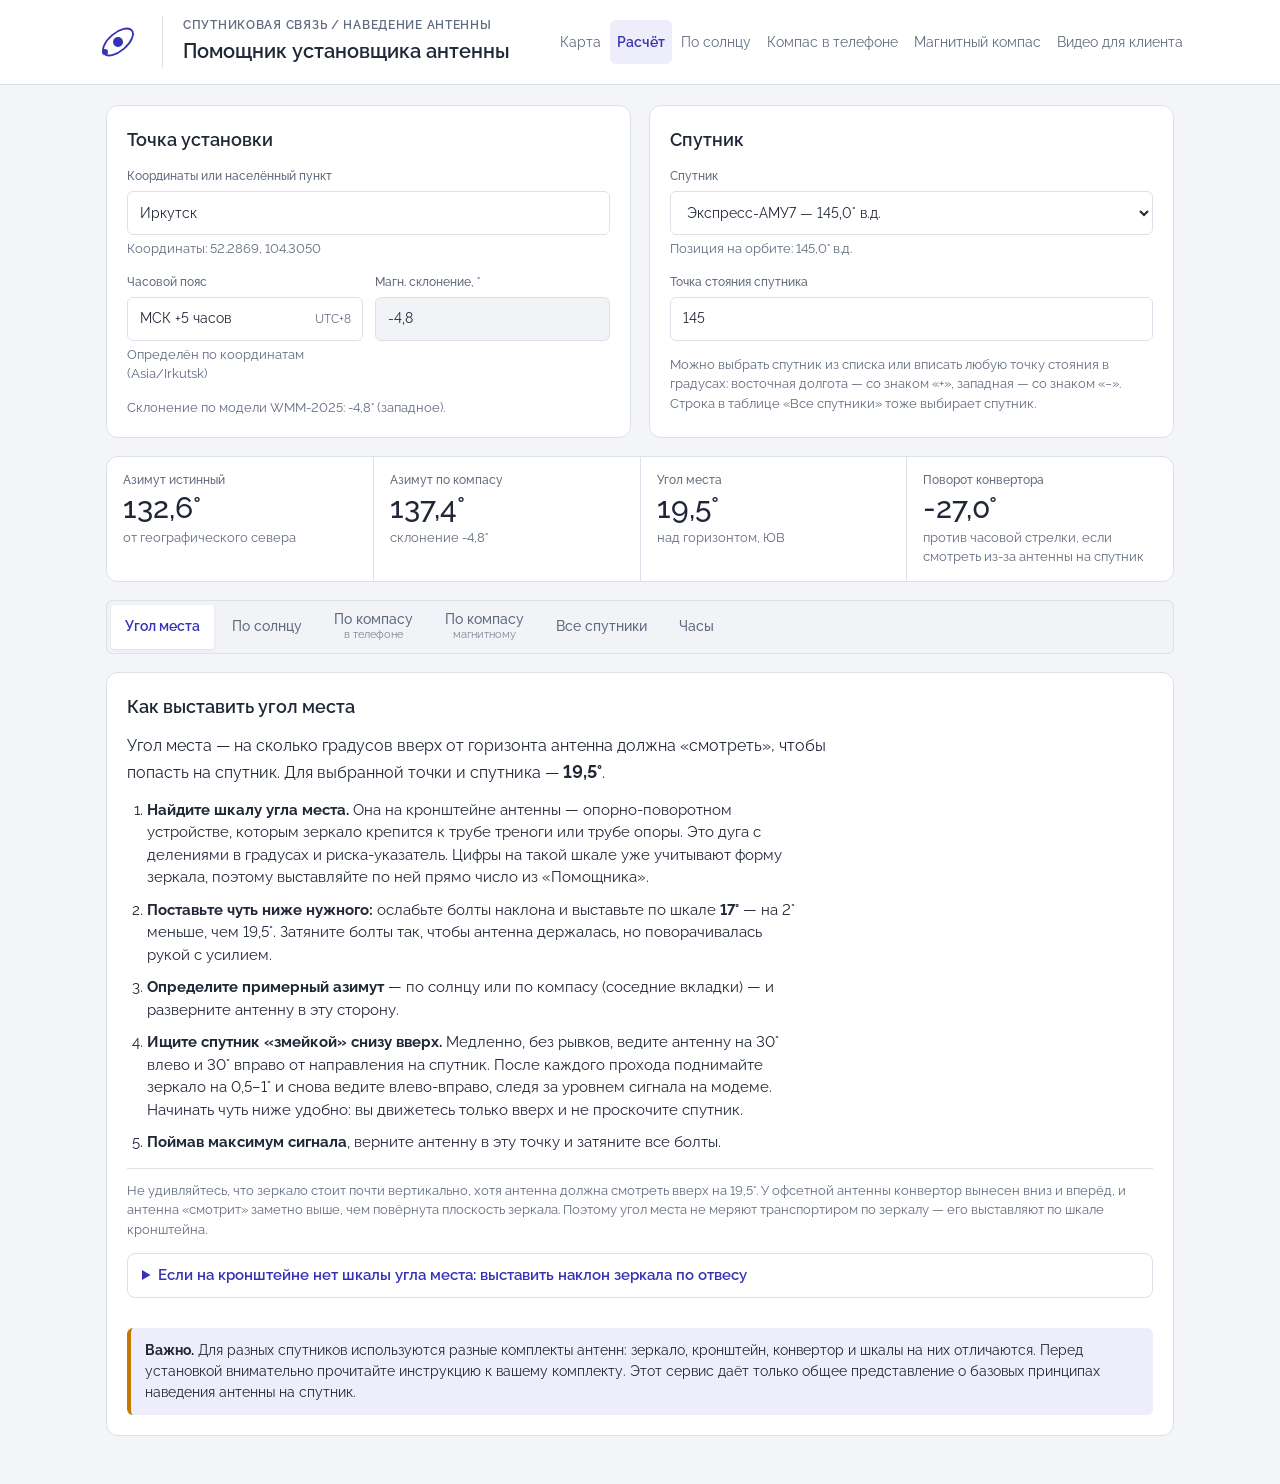
<file: satfinder-preview/pointing/index.html>
<!doctype html>
<html lang="ru">
<head>
<meta charset="utf-8">
<meta name="viewport" content="width=device-width,initial-scale=1,viewport-fit=cover">
<title>Помощник установщика</title>
<meta name="claude:viewport-fit-sides" content="cover">
<link rel="preload" href="fonts/raleway-cyrillic-400-normal.woff2" as="font" type="font/woff2" crossorigin>
<link rel="preload" href="fonts/raleway-cyrillic-600-normal.woff2" as="font" type="font/woff2" crossorigin>
<link rel="stylesheet" href="dtk.css">
<style>
/* Layout: a single working column — point & satellite on top, the four key angles as a readout strip, then method panels (dish, sun, compass, all satellites, clock) */
:root{
  --bg:#f4f5f8; --panel:#ffffff; --ink:#202737; --muted:#606b7e; --line:#dce1e9;
  --accent:#3732b5; --accent-soft:#eeedfc; --surface:#f1f3f7; --sun:#c27a00; --warn:#b3261e; --ok:#2e7d32;
  --f-body:Raleway,Arial,sans-serif;
  --f-data:Raleway,Arial,sans-serif;
}
*{box-sizing:border-box}
[hidden]{display:none!important}
body{background:var(--bg);color:var(--ink);font-family:var(--f-body);font-size:15px;line-height:1.5}
.wrap{max-width:1100px;margin:0 auto;padding-block:20px 48px;padding-left:max(16px,env(safe-area-inset-left,0px));padding-right:max(16px,env(safe-area-inset-right,0px));display:grid;gap:18px}
header{display:flex;flex-wrap:wrap;align-items:baseline;justify-content:space-between;gap:6px 16px}
h1{font-size:22px;margin:0;font-weight:600;text-wrap:balance}
header p{margin:0;color:var(--muted);font-size:13px}
h2{font-size:18px;margin:0;font-weight:600;text-wrap:balance}
.panel{background:var(--panel);border:1px solid var(--line);border-radius:12px;padding:20px;display:grid;gap:14px;min-width:0;align-content:start}
.grid2{display:grid;grid-template-columns:repeat(auto-fit,minmax(280px,1fr));gap:18px}
label{font-size:12px;color:var(--muted);font-weight:500;display:block;margin-bottom:6px}
input,select,button{font:inherit;color:var(--ink)}
input,select{width:100%;background:var(--panel);border:1px solid var(--line);border-radius:6px;padding:9px 12px;min-width:0;min-height:44px;font-size:14px}
input:hover,select:hover{border-color:#c3cad6}
input[readonly]{background:var(--surface)}
input:focus-visible,select:focus-visible,button:focus-visible{outline:2px solid var(--accent);outline-offset:1px}
.row{display:grid;grid-template-columns:repeat(auto-fit,minmax(140px,1fr));gap:12px}
.hint{font-size:13px;color:var(--muted);margin:0}
.err{color:var(--warn);font-size:13px;margin:0}
.ac-list{position:absolute;z-index:20;left:0;right:0;top:100%;margin:2px 0 0;padding:4px;list-style:none;background:var(--panel);border:1px solid var(--line);border-radius:8px;box-shadow:0 6px 20px rgba(20,35,45,.14);max-height:260px;overflow:auto}
.ac-list li{padding:8px 10px;border-radius:6px;cursor:pointer;display:flex;justify-content:space-between;gap:10px;font-size:14px}
.ac-list li small{color:var(--muted)}
.ac-list li[aria-selected="true"],.ac-list li:hover{background:var(--accent-soft)}
.ex{display:flex;flex-wrap:wrap;gap:6px;align-items:center;margin-top:6px;font-size:12.5px;color:var(--muted)}
.ex button{font:12.5px var(--f-data);background:var(--accent-soft);color:var(--accent);border:0;border-radius:6px;padding:4px 8px;cursor:pointer}
button{background:var(--accent);color:#fff;border:0;border-radius:6px;padding:10px 16px;min-height:44px;font-weight:600;font-size:14px;cursor:pointer}
button:hover{background:#27238b}
button.ghost{background:var(--panel);color:var(--ink);border:1px solid var(--line)}
button.ghost:hover{background:var(--surface);border-color:var(--accent)}
/* readout strip */
.readout{display:grid;grid-template-columns:repeat(auto-fit,minmax(200px,1fr));gap:1px;background:var(--line);border:1px solid var(--line);border-radius:12px;overflow:hidden}
.cell{background:var(--panel);padding:14px 16px;display:grid;gap:2px;align-content:start}
.cell .k{font-size:12px;color:var(--muted);font-weight:500}
.cell .v{font-family:var(--f-data);font-size:30px;font-weight:500;font-variant-numeric:tabular-nums;line-height:1.15}
.cell .s{font-size:13px;color:var(--muted)}
.kitnote{margin-top:16px;padding:12px 14px;border-left:4px solid var(--sun);background:var(--accent-soft);border-radius:6px;font-size:14px;line-height:1.5}
.past{margin-top:10px;border:1px solid var(--warn);border-radius:10px;padding:12px 14px;display:grid;gap:10px}
.past p{margin:0;color:var(--warn);font-size:14px;font-weight:600}
.past-btns{display:flex;gap:8px;flex-wrap:wrap}
.cell .v.gone{color:var(--muted);text-decoration:line-through;text-decoration-thickness:2px}
.status{display:inline-flex;align-items:center;gap:6px;font-size:13px;font-weight:600;padding:3px 10px;border-radius:99px;background:var(--accent-soft);color:var(--accent);justify-self:start}
.status.bad{color:var(--warn);background:transparent;border:1px solid var(--warn)}
nav[role="tablist"]{display:flex;flex-wrap:wrap;gap:4px;padding:4px;border:1px solid var(--line);background:var(--surface);border-radius:6px}
nav[role="tablist"] button{background:transparent;color:var(--muted);border:0;border-radius:4px;font-weight:500;min-height:44px;padding:8px 14px}
nav[role="tablist"] button:hover{color:var(--accent);background:transparent}
nav[role="tablist"] button[aria-selected="true"]{background:var(--panel);color:var(--accent);box-shadow:0 1px 3px #18264016;font-weight:600}
#sat{height:40.5px}
@media (max-width:480px){#tzMsk{position:static!important;transform:none!important;display:block;margin-top:4px}}
.actbtns{display:flex;flex-wrap:wrap;gap:8px;align-items:stretch}
.actbtn{display:inline-flex;flex-direction:column;justify-content:center;align-items:center;min-height:46px;padding:6px 16px;border-radius:8px;border:1px solid var(--accent);color:var(--accent);background:var(--panel);font-weight:600;font-size:15px;text-decoration:none;line-height:1.15}
.actbtn:hover{background:var(--accent-soft)}
.actbtn small{display:block;font-size:11px;font-weight:400;opacity:.85;margin-top:2px}
nav[role="tablist"] button.two{line-height:1.1;padding-top:6px;padding-bottom:6px}
nav[role="tablist"] button.two small{display:block;font-size:11px;font-weight:400;opacity:.8;margin-top:2px}
.data{font-family:var(--f-data);font-variant-numeric:tabular-nums}
table{border-collapse:collapse;width:100%;font-size:14px}
th,td{text-align:left;padding:7px 10px;border-bottom:1px solid var(--line);white-space:nowrap}
th{font-size:12px;color:var(--muted);text-transform:uppercase;letter-spacing:.05em;font-weight:600}
td.n{font-family:var(--f-data);text-align:right;font-variant-numeric:tabular-nums}
tr.sel td{background:var(--accent-soft)}
tbody tr{cursor:pointer}
tr.dim td{color:var(--muted)}
.tag{font-size:11px;font-weight:600;color:var(--accent);border:1px solid var(--accent);border-radius:4px;padding:0 5px;margin-left:6px}
.scroll{overflow-x:auto}
.kv{display:grid;grid-template-columns:auto 1fr;gap:6px 16px;margin:0}
.kv dt{color:var(--muted);font-size:14px}
.kv dd{margin:0;font-family:var(--f-data);font-variant-numeric:tabular-nums;font-weight:600}
ol.steps{margin:0;padding-left:20px;display:grid;gap:6px}
svg{max-width:100%;height:auto;display:block}
svg text{font-family:var(--f-body);fill:var(--ink)}
.fig{display:grid;place-items:center;background:var(--bg);border-radius:8px;padding:10px}
.lead{margin:0;font-size:16px;line-height:1.5;max-width:70ch}
.lead b{font-family:var(--f-data);font-size:18px}
ol.steps.big{font-size:15px;line-height:1.5;gap:10px;max-width:75ch}
.more{border:1px solid var(--line);border-radius:8px;padding:10px 14px}
.more summary{cursor:pointer;font-weight:600;color:var(--accent)}
.note{font-size:13px;color:var(--muted);border-top:1px solid var(--line);padding-top:12px;margin:0}
@media (prefers-reduced-motion:reduce){*{transition:none!important}}
</style>
</head>
<body style="margin:0">


<a class="sf-skip" href="#main">К содержимому</a>
<header class="sf-header">
  <div class="sf-header-inner">
    <a class="sf-brand" href="index.html" aria-label="Помощник установщика антенны, на главную"><svg viewBox="0 0 40 40" width="40" height="40" fill="none" aria-hidden="true"><circle cx="20" cy="20" r="5" fill="currentColor"></circle><ellipse cx="20" cy="20" rx="18" ry="9" transform="rotate(-40 20 20)" stroke="currentColor" stroke-width="1.8"></ellipse><circle cx="7" cy="30" r="3" fill="currentColor"></circle></svg></a>
    <div class="sf-intro">
      <p class="sf-eyebrow">СПУТНИКОВАЯ СВЯЗЬ / НАВЕДЕНИЕ АНТЕННЫ</p>
      <p class="sf-title">Помощник установщика антенны</p>
      <p class="sf-desc">Азимут, угол места и поворот конвертора для точки и спутника; наведение по солнцу и по компасу.</p>
    </div>
    <nav class="sf-nav" aria-label="Разделы"><a href="../">Карта</a><a href="index.html" aria-current="page">Расчёт</a><a href="sun.html">По солнцу</a><a href="compass.html">Компас в телефоне</a><a href="magnetic.html">Магнитный компас</a><a href="video.html">Видео для клиента</a></nav>
  </div>
</header>
<main class="wrap" id="main">

  <section class="grid2">
    <div class="panel">
      <h2>Точка установки</h2>
      <div class="ac">
        <label for="coords">Координаты или населённый пункт</label>
        <div style="position:relative">
          <input id="coords" placeholder="52.2869, 104.3050 или название населённого пункта" autocomplete="off" role="combobox" aria-autocomplete="list" aria-expanded="false" aria-controls="acList">
          <ul class="ac-list" id="acList" role="listbox" hidden></ul>
        </div>
        <p class="err" id="coordsErr" hidden></p>
        <p class="hint" id="coordsInfo" style="margin:4px 0 0;min-height:1.5em"></p>
      </div>
      <div class="row">
        <div><label for="tz">Часовой пояс</label><div style="position:relative"><input id="tz" type="text" inputmode="decimal" autocomplete="off"><span id="tzMsk" style="position:absolute;right:12px;top:50%;transform:translateY(-50%);font-size:12px;color:var(--muted);pointer-events:none"></span></div><p class="hint" id="tzHint" style="margin:4px 0 0"></p></div>
        <div><label for="decl">Магн. склонение, °</label><input id="decl" type="text" readonly tabindex="-1" style="cursor:default" title="Считается автоматически по координатам"></div>
      </div>
      <p class="hint" id="declHint"></p>
    </div>
    <div class="panel">
      <h2>Спутник</h2>
      <div>
        <label for="sat">Спутник</label>
        <select id="sat"></select>
        <p class="hint" id="satInfo" style="margin:4px 0 0;min-height:1.5em"></p>
      </div>
      <div>
        <label for="satlon">Точка стояния спутника</label>
        <input id="satlon" type="number" step="0.1" min="-180" max="180">
      </div>
      <p class="hint">Можно выбрать спутник из списка или вписать любую точку стояния в градусах: восточная долгота — со знаком «+», западная — со знаком «−». Строка в таблице «Все спутники» тоже выбирает спутник.</p>
    </div>
  </section>

  <section class="readout" aria-live="polite">
    <div class="cell"><span class="k">Азимут истинный</span><span class="v" id="rAz">—</span><span class="s">от географического севера</span></div>
    <div class="cell"><span class="k">Азимут по компасу</span><span class="v" id="rMag">—</span><span class="s" id="rMagS">с учётом склонения</span></div>
    <div class="cell"><span class="k">Угол места</span><span class="v" id="rEl">—</span><span class="s" id="rElS"></span></div>
    <div class="cell"><span class="k">Поворот конвертора</span><span class="v" id="rSkew">—</span><span class="s" id="rSkewS"></span></div>
  </section>

  <nav role="tablist" aria-label="Способы наведения">
    <button role="tab" data-tab="dish" aria-selected="true">Угол места</button>
    <button role="tab" data-tab="sun" aria-selected="false">По солнцу</button>
    <button role="tab" data-tab="compass" aria-selected="false" class="two">По компасу<small>в телефоне</small></button>
    <button role="tab" data-tab="magcomp" aria-selected="false" class="two">По компасу<small>магнитному</small></button>
    <button role="tab" data-tab="all" aria-selected="false">Все спутники</button>
    <button role="tab" data-tab="clock" aria-selected="false">Часы</button>
  </nav>

  <!-- DISH -->
  <section class="panel" data-pane="dish">
    <h2>Как выставить угол места</h2>
    <p class="lead">Угол места — на сколько градусов вверх от горизонта антенна должна «смотреть», чтобы попасть на спутник. Для выбранной точки и спутника — <b id="elMain">—</b>.</p>
    <ol class="steps big" id="elSteps"></ol>
    <p class="note" id="elNote"></p>
    <details class="more">
      <summary>Если на кронштейне нет шкалы угла места: выставить наклон зеркала по отвесу</summary>
      <div class="grid2" style="margin-top:12px">
        <div style="display:grid;gap:12px;align-content:start">
          <p class="hint" style="color:var(--ink)">Плоскость зеркала офсетной антенны направлена не туда, куда антенна «смотрит»: антенна смотрит выше на несколько десятков градусов. Эта разница называется <b>угол офсетности</b>. Он указан в паспорте антенны, обычно 22–26°. Зная его, можно выставить наклон зеркала с помощью отвеса и рулетки.</p>
          <div class="row">
            <div><label for="offset">Угол офсетности (из паспорта), °</label><input id="offset" type="number" step="0.1" value="24"></div>
            <div><label for="dishH">Высота зеркала, мм</label><input id="dishH" type="number" step="1" value="600"></div>
          </div>
          <div class="row">
            <div><label for="dishW">Ширина зеркала, мм</label><input id="dishW" type="number" step="1" value="550"></div>
            <div style="align-self:end"><button class="ghost" id="estOffset" type="button">Прикинуть угол по размерам</button></div>
          </div>
          <p class="hint">Если паспорта нет, угол можно прикинуть по размерам зеркала: измерьте его высоту и ширину и нажмите кнопку. Это приблизительная оценка.</p>
          <dl class="kv" id="dishKv"></dl>
          <ol class="steps" id="dishSteps"></ol>
        </div>
        <div class="fig"><svg id="dishSvg" viewBox="0 0 320 300" width="320" role="img" aria-label="Схема наклона зеркала с отвесом"></svg></div>
      </div>
    </details>
    <div class="kitnote"><b>Важно.</b> Для разных спутников используются разные комплекты антенн: зеркало, кронштейн, конвертор и шкалы на них отличаются. Перед установкой внимательно прочитайте инструкцию к вашему комплекту. Этот сервис даёт только общее представление о базовых принципах наведения антенны на спутник.</div>
  </section>

  <!-- SUN -->
  <section class="panel" data-pane="sun" hidden>
    <h2>Наведение по солнцу</h2>
    <div class="actbtns"><a class="actbtn" href="sun.html">Посмотреть анимацию 3D</a><a class="actbtn two" href="video.html">Создать видео<small>для клиента</small></a></div>
    <p class="hint" style="font-size:14px;color:var(--ink);max-width:68ch">Солнце за день проходит по небу с востока на запад. Один раз в день оно оказывается точно в той стороне, где висит спутник, только выше или ниже него. В эту минуту достаточно развернуть антенну «лицом» к солнцу, и по сторонам света она будет смотреть точно на спутник. Ни компас, ни транспортир не нужны.</p>
    <div class="row">
      <div><label for="sunDate">Планируемая дата установки</label><input id="sunDate" type="date"></div>
      <div style="align-self:end"><button class="ghost" id="sunNow" type="button">Сегодня</button></div>
    </div>
    <div class="cell" style="border:1px solid var(--line);border-radius:10px">
      <span class="k">Солнце будет в стороне спутника</span>
      <span class="v" id="sunMatch">—</span>
      <span class="s" id="sunMatchS"></span>
      <div class="past" id="sunPast" hidden>
        <p id="sunPastT"></p>
        <div class="past-btns"><button type="button" id="sunTomorrow">На завтра</button><button type="button" class="ghost" id="sunPick">Выбрать другую дату</button></div>
      </div>
    </div>
    <div class="grid2">
      <div style="display:grid;gap:12px;align-content:start">
        <h2 style="font-size:15px">Что делать по шагам</h2>
        <ol class="steps" id="sunSteps"></ol>
        <p class="note">Не смотрите на солнце, в том числе сквозь тёмные стёкла: ориентируйтесь только по теням. Не оставляйте антенну надолго развёрнутой на солнце: зеркало собирает тепло на конверторе и может его перегреть. Если в эту минуту солнце за облаками, используйте способ по компасу или повторите на следующий день: время почти не меняется.</p>
      </div>
      <div class="fig" style="gap:6px;padding:8px;align-content:start">
        <iframe id="sunTopFrame" src="sun.html?only=vTop" title="Вид сверху: анимация наведения по солнцу" loading="lazy" style="width:100%;max-width:420px;height:440px;border:0;border-radius:10px;background:#fff;display:block;margin:0 auto"></iframe>
        <p class="hint" style="text-align:center;margin:0">Нажмите на картинку — пауза / продолжить · <a href="sun.html" style="color:var(--accent);font-weight:600">вся анимация →</a></p>
      </div>
    </div>
    <div class="kitnote"><b>Важно.</b> Для разных спутников используются разные комплекты антенн: зеркало, кронштейн, конвертор и шкалы на них отличаются. Перед установкой внимательно прочитайте инструкцию к вашему комплекту. Этот сервис даёт только общее представление о базовых принципах наведения антенны на спутник.</div>
  </section>

  <!-- COMPASS -->
  <section class="panel" data-pane="compass" hidden>
    <h2>Наведение по компасу в телефоне</h2>
    <div class="actbtns"><a class="actbtn" href="compass.html">Посмотреть анимацию 3D</a><a class="actbtn two" href="video.html">Создать видео<small>для клиента</small></a></div>
    <div class="grid2">
      <div style="display:grid;gap:12px;align-content:start">
        <dl class="kv cmpKv"></dl>
        <ol class="steps">
          <li>Снимите чехол с магнитом, откройте «Компас» в телефоне и поводите телефоном «восьмёркой» — это калибровка.</li>
          <li>Отойдите на 3–5 шагов от антенны, треноги и машины, держите телефон ровно, экраном вверх.</li>
          <li>Медленно поворачивайтесь, пока на экране не будет значение «азимут по компасу» (если в телефоне включён «Истинный север» — истинный азимут). Верхний край телефона смотрит на спутник: заметьте в этом направлении вешку или ориентир.</li>
          <li>Разверните антенну на ориентир, выставьте угол места и доводите по сигналу «змейкой»: на каждом положении угла места ведите антенну на 30° влево и 30° вправо от предполагаемого направления на спутник, меняя угол места на 0,5–1°.</li>
        </ol>
        <p class="note">Склонение посчитано по мировой магнитной модели WMM-2025 на текущую дату. Восточное склонение положительное. В районах магнитных аномалий компас может врать на несколько градусов, тогда надёжнее способ по солнцу.</p>
      </div>
      <div class="fig"><svg class="cmpSvg" viewBox="0 0 320 320" width="320" role="img" aria-label="Компасная роза с направлением на спутник"></svg></div>
    </div>
    <div class="kitnote"><b>Важно.</b> Для разных спутников используются разные комплекты антенн: зеркало, кронштейн, конвертор и шкалы на них отличаются. Перед установкой внимательно прочитайте инструкцию к вашему комплекту. Этот сервис даёт только общее представление о базовых принципах наведения антенны на спутник.</div>
  </section>

  <section class="panel" data-pane="magcomp" hidden>
    <h2>Наведение по магнитному компасу</h2>
    <div class="actbtns"><a class="actbtn" href="magnetic.html">Посмотреть анимацию 3D</a><a class="actbtn two" href="video.html">Создать видео<small>для клиента</small></a></div>
    <div class="grid2">
      <div style="display:grid;gap:12px;align-content:start">
        <dl class="kv cmpKv"></dl>
        <ol class="steps">
          <li>Найдите на шкале компаса число «азимут по компасу» — на рисунке справа оно отмечено синим. Это направление на спутник.</li>
          <li>Отойдите на 3–5 шагов от антенны, треноги и машины, уберите от компаса телефон и ключи. Держите компас ровно, на ладони.</li>
          <li>Поворачивайте компас вместе с собой, пока красный конец стрелки не ляжет точно на букву «С» шкалы. Стрелка стоит на месте — поворачивается шкала.</li>
          <li>Теперь отметка с нужным числом показывает на спутник. Посмотрите от центра компаса через это число и поставьте в этом направлении вешку за антенной или заметьте дальний ориентир: дерево, столб.</li>
          <li>Разверните антенну на вешку, выставьте угол места и доводите по сигналу «змейкой»: на каждом положении угла места ведите антенну на 30° влево и 30° вправо от предполагаемого направления на спутник, меняя угол места на 0,5–1°.</li>
        </ol>
        <p class="note">Склонение посчитано по мировой магнитной модели WMM-2025 на текущую дату. Восточное склонение положительное. В районах магнитных аномалий компас может врать на несколько градусов, тогда надёжнее способ по солнцу.</p>
      </div>
      <div class="fig"><svg class="cmpSvg" viewBox="0 0 320 320" width="320" role="img" aria-label="Шкала магнитного компаса: стрелка на С, отметка направления на спутник"></svg></div>
    </div>
    <div class="kitnote"><b>Важно.</b> Для разных спутников используются разные комплекты антенн: зеркало, кронштейн, конвертор и шкалы на них отличаются. Перед установкой внимательно прочитайте инструкцию к вашему комплекту. Этот сервис даёт только общее представление о базовых принципах наведения антенны на спутник.</div>
  </section>

  <!-- ALL -->
  <section class="panel" data-pane="all" hidden>
    <h2>Все спутники из точки установки</h2>
    <div class="scroll">
      <table>
        <thead><tr><th>Спутник</th><th>Позиция</th><th style="text-align:right">Азимут</th><th style="text-align:right">По компасу</th><th style="text-align:right">Угол места</th><th style="text-align:right">Конвертор</th></tr></thead>
        <tbody id="allBody"></tbody>
      </table>
    </div>
    <p class="hint">Серым показаны спутники ниже 5° над горизонтом: на практике их закроют рельеф и лес. Строка выбирает спутник.</p>
  </section>

  <!-- CLOCK -->
  <section class="panel" data-pane="clock" hidden>
    <h2>Проверка часов</h2>
    <p class="hint">Для наведения по солнцу часы должны идти точно: ошибка в 4 минуты сдвигает азимут солнца примерно на 1°.</p>
    <dl class="kv">
      <dt>Время устройства</dt><dd id="clkDev">—</dd>
      <dt>Время на точке</dt><dd id="clkSite">—</dd>
      <dt>Расхождение с сервером</dt><dd id="clkOff">не проверено</dd>
    </dl>
    <div><button id="clkCheck" type="button">Сверить с сервером</button></div>
    <p class="hint">Сверка идёт по времени веб-сервера, точность около 1 секунды. Если расхождение больше 30 секунд, поправьте часы устройства.</p>
  </section>

</main>


<!-- precise time zones of Russia: 0.05° grid built from timezone-boundary-builder (OpenStreetMap) boundaries via geo-tz; elsewhere tz-lookup -->
<script>var RUTZ={"s":0.05,"lat1":82,"lon0":19,"zones":["Europe/Kaliningrad","Europe/Moscow","Europe/Simferopol","Europe/Kirov","Europe/Volgograd","Europe/Astrakhan","Europe/Saratov","Europe/Ulyanovsk","Europe/Samara","Asia/Yekaterinburg","Asia/Omsk","Asia/Novosibirsk","Asia/Barnaul","Asia/Tomsk","Asia/Novokuznetsk","Asia/Krasnoyarsk","Asia/Irkutsk","Asia/Chita","Asia/Yakutsk","Asia/Khandyga","Asia/Vladivostok","Asia/Ust-Nera","Asia/Magadan","Asia/Sakhalin","Asia/Srednekolymsk","Asia/Kamchatka","Asia/Anadyr"],"d":".l6B1u.20k|.kzB24.20h|.kvB2b.mB1b.1yh|.kuB2c.bB1v.1y8|.kuB2c.4B27.1y3|.kqB4v.1xz|.kgB56.1xy|.kbB5c.1xx|.jmB5z.1xz|.j7B6c.1y1|.izB6f.1y6|.ivB6c.erP6.1wP14.1gg|.hdBf.11B5n.jBq.dnP18.14P1m.1ga|.h0B16.nB50.1B7.oB1c.d1P1r.fP28.1g4|.gvB1h.jB56.hB1p.cqP4m.1g1|.gsB1o.iB5b.5B1x.ckP4r.1fy|.gqB1r.fB7i.cfP4w.1fv|.gqB1s.cB7l.ceP4z.1fs|.gqB1r.dB7m.6tPr.4uP52.1fo|.fcBv.cB1w.hB7l.6hP1e.4kP55.1fj|.f4B3b.kB7h.6bP1s.4hP57.1fd|.f0B3h.eB7l.67P1z.4kP56.1f8|.euB3t.5B7o.65P23.4sP51.1f3|.ehBbx.66P24.5lP4c.1ez|.e2Bc9.69P23.5jP4g.1ey|.dvBcd.6cP21.5iP4k.1ex|.dsBcc.6jP1u.5jP4o.1ew|.dqBc8.6tP1l.5lP4r.1ew|.dqBc1.78P14.5rP4s.1ey|.drBbp.ebP4s.1f1|.dvBb1.esP4t.1f3|.e1Bad.f8P4t.1f5|.e9Ba1.fcP4r.1f7|.9eBv.48B9s.fdP4p.1f9|.98B17.4aB9h.ffP4v.1f4|.96B1c.4aB99.fhP5e.1eo|.94B1f.4cB8x.foP5o.1eg|.95B1e.4eB8n.fuP5u.1ec|.96B1c.4hB8j.fvP5z.1e8|.9aB15.4pB8b.fyP63.1e4|.9hBt.51B4f.7B3g.g1P65.1e1|.fgB49.eB3b.g1P66.1dz|.fnB3y.oB35.8cP2.7oP67.1dx|.geB27.9Bj.13Bn.8B21.80Pu.7aP69.1dv|.gyB1i.2yB1v.7zP19.6zP6f.1dp|.hlBl.39B1o.82P1j.6pP6r.1dg|.lhB14.8jP1s.6dP73.1d8|.llBv.8oP1x.65P7e.1d0|.lxB8.90P1z.61P7o.1cr|.v8P1x.60P7w.1cj|.vbP1u.62P7y.1cf|.vfP1p.66P80.1ca|.vmP1f.6gP7y.1c5|.vrP15.6uP7u.1c0|.13uP7v.1bv|.13wP7w.1bs|.13zP7x.1bo|.142P7y.1bk|.145P7y.1bh|.147P80.1bd|.14cP7y.1ba|.14jP7u.1b7|.14tP7o.1b3|.166P6c.1b2|.16nP5x.1b0|.170P5k.1b0|.177P5d.1b0|.179P5f.1aw|.17aP5l.1ap|.17aP5s.1ai|.17aP5x.1ad|.17bP61.1a8|.157Pq.1eP66.1a3|.152Pz.1aP6b.19y|.14zP14.19P6f.19t|.14yP15.1bP6f.19r|.14yP16.1dP6e.19p|.14yP16.1iP69.19p|.150P12.1pP63.19q|.153Px.1wP5x.19r|.158Pm.26P5r.19t|.183P5m.19v|.17zP5q.19v|.147Pm.32P5u.19v|.142Pw.2sP5z.19v|.z4P4.4sP12.2kP63.19v|.ytPs.4eP15.2eP67.19v|.ypP10.4aP15.2aP6b.19v|.ynP15.47P15.26P6f.19v|.ymP19.46P11.24P6j.19v|.ynP19.30Pl.1P1h.23P6o.19u|.yoP17.2uP24.25P6t.19t|.yqP14.2sP1r.2hP6z.19r|.yvPw.2tP1u.2bP75.19q|.z7Pc.2xP1y.26P7b.qaSl.iu|.qvBg.b1P21.1zP7l.q3Sv.ip|.qoBx.apP21.1vP7s.pzS10.in|.qiB1b.agP1z.1uP7x.pxS12.im|.qcB1m.aaP1u.1wP84.puS13.il|.q7B1u.a8P1s.1tP8d.ppS12.im|.q2B21.a7P1o.1tP8l.gPf.orSy.5Sh.i2|.pxB29.a6P1i.1tP9w.kkSo.3bSq.3St.hw|.psB2g.a7P1d.1rPa6.k4S13.3fS5.cSz.ht|.ppB2k.aaP16.1rPal.joS19.3tS11.hs|.pmB2o.alP3.aP8.1xPaw.jcS1e.3sS11.hs|.pjB2s.czPb3.j5S1h.3tSz.ht|.pdB2y.cwPb9.j1S1h.3xSu.hv|.p2B38.cuPbh.ivS1f.44Sm.hz|.otB3g.crPbq.irS1c.mr|.ooB3k.coPby.iqS17.mt|.n8Bw.9B3u.cmPc3.ebSh.40Sz.mx|.n0B55.ckPc9.dwS12.ro|.msB5b.cjPcd.ddS1r.62Sd.l2|.mkB5h.chPcg.d7S26.5mSs.kv|.m9B5p.chPck.d0S2i.5dSy.ks|.m0B5w.c5Pcy.cwS2r.56S11.kr|.lwB5y.7cPc.4cPd5.csS2y.51S13.kr|.ltB5y.6wP1a.3rPdc.clS37.4yS13.kr|.lsB5u.6wP1k.3gPdk.cgS3e.4vS12.kr|.lqB5m.73P1p.37Pdt.bgSl.aS42.4cSz.ks|.lpB5h.77P1t.2zPe1.baSt.4S4c.48St.ku|.lmB5f.7cP1t.2tPe8.b8Sw.1S4i.48Sj.kz|.ljB5b.7jP1s.1zPf3.b6Sy.1S4p.3uSk.l5|.lfB57.7tP1p.1vPf8.b6S5t.3mSr.l1|.lcB50.86P1i.1xPf9.b7S5x.eSc.2qSv.kz|.l8B4x.8jP14.21Pfd.b6S63.2Sp.2jSw.kz|.l4B4w.8tPl.2aPfg.b8S72.2bSw.kz|.l1B4u.8tPu.21Pfk.b9S7b.23Su.l0|.kxB4o.8zP10.1vPfn.bbS7r.1pSo.l3|.ktB4j.95P14.1pPfs.b9S7z.1pSc.l9|.kpB4j.97P16.1kPfy.b7S87.n3|.kmB4f.9cP19.1ePg3.b7S8h.mt|.kgB4a.9mP1b.1aPg5.b9S8t.mg|.k8B4b.9tP1b.17Pg8.b9S95.m4|.k5B48.9zP1a.16Pg9.bcS99.ly|.k3B45.a5P18.15Pga.bgS99.lv|.k1B43.aaP15.15Pga.bpSd.5S8l.lu|.k0B41.afP13.13Pga.cbS8k.lt|.k0B3x.alP11.10Pgb.cfS50.3S3e.lu|.k0B3v.arPw.zPga.ckS4w.8S3a.lv|.k1B3r.axPs.wPgb.cpS4q.iS31.ly|.k1B3o.b3Pm.vPgd.cuS4k.rS2u.lz|.k1B3l.bdP8.yPg4Sb.d0S4d.yS2p.m0|.k1B3j.9sPd.2bPg4Sh.d3S46.16S2k.m0|.k0B3i.9pPn.22Pg5Sl.d3S41.1iS2b.m1|.jzB3g.9pPv.1vPg5So.d4S3v.1pS25.m4|.jyB3f.9pP10.1rPg4Sr.d6S3g.24S1w.ma|.jxB3d.9rP12.1qPfzSy.d6S30.2mS1h.ml|.jwB3b.9uP12.1rPfrS17.d9S2r.2yS12.ms|.juB3a.9yP11.1nPfpS1f.uSj.c5S2d.qv|.jtB38.a2Pz.1jPfoS1m.qSq.c5S26.qy|.jsB38.a6Pv.1fPfnS1t.mSv.a6Sc.1oS20.r1|.jqB38.acPo.1dPfnS1y.lSx.a0Sn.1lS1t.r5|.jpB37.amPa.1ePfoS22.kSz.9wSu.1jS1o.r8|.jnB38.c5PfyS1x.lSy.9wSy.1iS1j.rb|.jlB36.c6Pg6S1q.oSw.9xS11.1iS1g.rb|.jjB34.c8PgfS1h.sSs.3gSc.57S7.tS14.1hS1g.r9|.jgB32.c9PgtS16.wSk.3fSw.3Sc.48Sk.nS15.1hS1j.r4|.jdB31.caPgyS11.4wS1j.3zSq.lS16.1fS1o.qz|.j9B33.c8Ph2Sz.4wS1p.3uSs.mS16.1dS1t.qu|.j4B36.c6Ph4S14.4sS1v.3pSs.oS14.1eS1y.qo|.j0B37.c5Ph5S18.4rS20.3lSq.sS11.1dS23.qk|.ixB38.c4Ph3S1e.lSr.3eS25.3iSm.xSy.1dS26.qh|.iwB38.c1Ph2S1P1S1i.fS1d.2xS2f.3cSe.13Sv.1dS2a.qe|.ivB37.bzPh1S3s.3S7.2dS2o.4mSp.1fS2f.qa|.ivB35.bmPheS4l.1yS2x.4fSi.1hS2j.q7|.iwB32.6tJ4.2eJs.10Pi4S4m.1sS38.63S2l.q5|.iyB2z.6gJr.20J13.aJ6PimS4l.1oS3e.5xS2o.q3|.j1B2u.6dJ11.1tJ1lPijS4r.1lS3h.5tS2r.q1|.j0B2t.6aJ1a.1nJ1nPieS4x.1jS3l.5qS2t.pz|.iyB2t.69J1f.1jJ1pPibS53.1gS3o.5lS2w.py|.iwB2t.69J1j.1gJ1qPi9S57.1fS3q.5iS2w.py|.iuB2s.6bJ1m.1cJ1sPi0S1P1S5k.1aS3s.5fS2w.py|.isB2s.6cJ1u.12J1vPi8S5n.11S3v.5dS2v.py|.ipB2t.6cJ2i.7J24Pi9S5q.oS47.5bS2u.py|.inB2t.6dJ4uPi7S5u.dS4j.5aS2s.py|.ilB2s.6fJ4vPi4S5z.7S4q.5bS2p.px|.ijB2r.6gJ4xPieSap.59S2o.px|.ihB2s.6gJ4yPidSas.59SdUjS1q.px|.ifB2s.6gJ50PidSat.5aU15S1f.px|.idB2t.6gJ52PiaSav.5bU1mSx.px|.ibB2u.6gJ54PibSat.5dU2dS4.px|.iaB2u.6gJ56Pi7Saw.5cU2j.pw|.i8B2u.6gJ59Pi7Sav.59U2p.pt|.i7B2u.6fJ5cPi5Sax.56U31.pj|.i6B2u.6fJ5ePi5Saw.52U37Y9.p8|.i5B2t.6gJ5gPi5Sav.4zU39Yk.oy|.i3B2u.6hJ5iPi6Sas.4wU3bYu.op|.i2B2t.6jJ5lPi3S1P1Saq.4uU3cY11.oj|.i1B2s.6kJ5pPi7Sal.4rU3eY17.9Y3.o2|.hzB2t.6kJ5tPi4Sal.4pU3eY28.nf|.hyB2s.6mJ5sPi1Sap.4nU3fY2h.n7|.hxB2s.6mJ5rPi3Saq.4lU3fY2p.n0|.hwB2t.6mJ5qPi9S4P1Saf.4kU3fY2w.mv|.huB2v.6mJ5tPidSad.4jU39Y1U4Y32.mr|.htB2v.6mJ5vPibSae.4iU38Y3c.mo|.hsB2x.6kJ5vPieSac.4hU36Y3i.ml|.hrB2x.6lJ61PieSa6.17Um.2nU2zY3t.mi|.hqB2x.6lJ65PibSa5.14Ut.2gU30Y1U1Y1U1Y3t.mh|.hpB2x.6mJ6lPhvSa5.11Uy.2bU31Y41.mf|.hpB2x.6lJ6qPhrSa5.zU12.27U33Y42.me|.hoB2z.6jJ6wPhmSa5.yU14.23U34Y45.md|.hoB30.6hJ6zPhkSa5.xU15.1zU37Y47.mc|.hoB30.6gJ6tPhrSa5.vU17.uUu.7U39Y49.mc|.hoB31.6eJ6vPhqSa6.tU16.nU4iY4h.g5@o.5c|.hoB31.6cJ6xPhqSaa.oU15.jU4nY4q.fp@15.53|.hoB32.69J70PhpSac.lU16.fU4oY4w.fg@1h.4x|.hoB33.65J70PhsSad.jU1b.9U4lY53.fb@1o.11@1.3r|.hqB32.5zJ6rPi6Sad.iU65Y56.f4@1w.r@h.3i|.hsB32.5vJ6uPi5Sae.hU65Y58.f0@20.n@n.3e|.htB32.5qJ6yPi5Sad.hU66Y59.ew@25.j@r.3c|.hvB31.5jJ72Pi7Sae.fU66Y5c.es@2b.f@s.3b|.hxB30.5fJ73PieSa9.fU66Y5e.el@2i.d@s.3b|.hzB2z.5dJ75PifSa7.eU66Y5h.eh@2m.c@r.3b|.i0B31.59J7cPifSa2.aU68Y5j.20Y4.aY7.bt@2p.d@n.3d|.i2B31.56J7gPidSa1.5S7U67Y5k.1kY1f.bb@2s.f@i.3f|.i4B31.52J7lPi6SajU66Y5k.15Y24.ay@2t.k@a.3j|.i5B33.4yJ7pPi4SalU64Y5l.tY2m.1fY5.95@2u.4d|.i8B32.4vJ7yPhuSapU3S1U5wY5o.kY2z.lYf.3Yi.8y@2u.4e|.ibB32.4rJ84PhgS3P2SazU5rY5t.5Y3h.dY16.8v@2s.4g|.ieB33.4mJ85PhdS1P1Sb8U5mY9m.6Y1a.8u@2p.4i|.igB36.4gJ86Ph5SbjU5jY9r.3Y1b.8t@2l.4m|.ijB38.4aJ88Ph3SbjU5gYba.8t@2g.4q|.imB3a.45J88PgvSbpU5gYbm.8k@29.4w|.ioB3d.40J89PgmSbxU5eYbs.8h@1y.56|.irB3f.3uJ89PglSbzU5bYbx.8f@1o.5g|.iuB3h.3pJ89PghSc4U5cYbw.8g@u.8@a.5q|.iwB3l.3kJ8bPgbSc7U5bYbx.8j@e.6l|.izB3l.3hJ8aPgbSc9U59Yah.dY13.fj|.j2B3k.3gJ88PgcSc6U5aYak.fYz.fk|.jaB3e.3fJ87PgcSc6U58Yan.iYs.fn|.jiB38.3eJ7wP2J1P7J2P1J1PgcSc3U55Yaq.xY5.fu|.jrB31.3eJ7sPghSceU53Yat.gv|.jzB2v.3eJ7oPggSd2U4gYav.gv|.kdB2l.3dJ7gP2J2PghSd3U4dYay.58@m.b0|.l6B1w.39J7ePgkSd6U4bYb0.48@7.q@z.aq|.lcB1s.37J7ePghSdaU49Yb0.41@k.j@19.a@7.a1|.71Bd.e3B1o.37J77P1J3PgkSd9U48Yb0.3y@y.9@25.9m|.6vBp.e2B1t.2vJ79PgoSd7U4bYay.3w@3u.o@5.2@3.89|.6tBw.dyB20.2kJ7aPguSd3U4dYax.3t@51.82|.6qB14.dvB23.2dJ7aPguSd4U4lYaq.3r@56.7z|.6oB1b.dsB2g.1vJ7bPgvSd6U4lYaq.1p@e.1m@59.7x|.6nB1f.drB2t.1dJ7bPgySd8U4nY5U1Y1U3Y1U1Yba.a@w.1i@5d.7u|.6lB1j.dsB2x.14J7gPg7SfP9Sd8U51Yb9@18.1d@5k.7p|.6lB1m.drB32.uJ7kPg3SiP7SdeU4xYb9@1a.4@a.u@5y.7e|.6mB1o.drB35.mJ7mPg3Se5U4tYbb@22.e@65.79|.6nB1p.86Bh.4wB6.3B37.eJ7tPftS3P1Se4U4uYbc@8q.75|.67B3.dB1s.7xBr.4nB3p.7J80PfjSeaU51Yb9@93.6s|.68B5.aB1v.7rBx.4iBl.2B38.1J83PeyS2PcSecU58Yb5@99.6n|.67B2h.7jB13.4dBo.4B35J84PevS9P1SegU5bYb3@9e.6j|.66B2s.76B19.49Bs.7B30J84PeuSepU5eYb2@9h.6f|.65B34.6uB1e.45Bx.3B2zJ85P1J1P11J4PdiSetU5hYaz@9l.6b|.5yB3k.6jB1j.43Bz.2B2yJ87P10J5PdiSerU5iYb2@9l.68|.5uB1.1B3q.6eB1m.43By.2B2xJ8jPoJ6PdiSepU5kYb0@9o.66|.5qB41.68B1o.44By.2B2vJ8qPaJ1P5J5PdmSemU52Y3U6Y1U2Y1U1Y1U4Yb2@9p.63|.5qB45.64B1p.46Bv.4B2sJ8tP3JfPdoSelU4yYbr@9p.61|.5qB48.60B1r.1rBh.1zBu.4B2nJ9lP4J1PdfSeiU4zYbt@9p.5z|.5pB4d.5wB1r.1hB15.1mBv.2B2lJ9uPdeSegU50Ybr@9z.5r|.5nB4j.5rB1s.1bB1h.1bB11.1B2kJ9tPdhSedU53Ybm@a8.5m|.5hB3.1B4p.5nB1s.16B1x.vB17.1B2gJ9wPdjSe8U56Ybn@aa.5j|.5dB51.5jB1q.14B2b.fB1d.3B2eJ9zPdhSe9U55Ybm@ad.5g|.59B59.5fB1p.11B48.2B2fJ9zPdhSebU53Ybp@ae.5b|.5fB56.5cB1o.yB6sJ4B2J9uPdjSebU52Ybo@ah.58|.5fB59.2mBi.25B1m.xB75J9qPdjSecU52Ybo@ai.56|.5fB5b.2dBu.21B1j.vB7gJ9nPdfSedU52Ybj@1Y2@al.54|.5eB5e.24B1u.18B1h.uB7iJ1B1J9oPddSefU4vYbo@ar.51|.5cB5j.1uB29.12B1d.fB81J9oPddSeiU4qYbr@at.4y|.5bB5m.1lB2m.xB1a.bB88J9kPdgSejU4pYbs@av.4v|.5aB5p.1cB2x.wB15.aB8eJ9fPdiSekU4nYbu@ay.4r|.59B5v.10B38.yBx.aB8fJ9hPdhSenU4fYbx@b2.4p|.59B5y.qB3i.17Bf.eB8gJ9jPdgSeqU4aYbx@b7.4m|.5aB63.dB3r.1wB8gJ9lPdgSepU49Yc0@ba.4i|.5bBa7.1sB8jJ9lPdgSeqU47Ybe@2Y1@1Yi@bf.4e|.5bBa8.1oB8lJ9mPdgSeqU48Yb7@lY7@bj.4a|.5cBa8.1kB8nJ9lPdiSeoU4bYb3@ch.47|.5dBa7.1hB8pJ9lPdjSekU4hYad@d9.43|.5fBa6.1dB8sJ9lPdjSejU4iYa1@dp.3z|.5lBa1.18B8wJ9hPdnSegU4kY9y@dx.3v|.5qB9w.fBm.3B91J9gPdnSefU4kY9m@ee.3r|.5sBjzJ9gPdnSeeU4lY9l@ej.3n|.5tBjyJ9hPdmSedU4mY9k@eo.3j|.5uBjyJ2B4J2B6J8pPdzSecU4nY9j@er.3h|.5vBkaJ8rPdySeaU44Y1U6Y2UcY9h@ew.3e|.5xBk8J8sPdwSe8U45YpU2Y9d@2Y1@ew.3b|.5zBk8J8sPduSe7U44Yaa@ey.38|.62Bk7J8sPdsSdzU5S2U42Yae@f0.35|.64Bk0J1B3J8uPdrSdvU4bYa5@ff.31|.64BjwJ92PdrSdvU49Ya7@fi.2y|.63BjxJ4B1J8yPdqSdnU4S3U3wY2U7Yac@fl.2v|.63Bk3J92PdlSdnU44Yaj@fp.2s|.61Bk5J92PdlSdmU45Yak@fq.2q|.5zBk5J92PdnSdkU49Yak@fr.2n|.5yBk0J98PdmSdjU4cYai@fv.2k|.5wBk1J9aPdlSdkU4bYai@fx.2i|.5uBk1J9bPdgS1P3SdlU49Yam@g0.2e|.5tBk0J9aPdhSdrU48Yar@gb.1z|.5rBjyJ9gPdcSduU49Yas@gg.4@3.1l|.5qBjyJ9kPd5SdnU4S3U4kYao@gs.1d|.5oBk0J9nPd1SdiU53Yam@gr.1a|.5mBk0J9rPcrS1P2SdmU54Yaq@gp.18|.5lBk1J9uPcnSdqU55Yaq@gp.17|.5lBk2J9vPcrSdlU55Yap@gr.15|.5lBk0Ja0PctSddU59Yap@gt.12|.5mBjsJa9PcqSdaU5hY1U1Yaj@gu.11|.5nBjoJadPcsSd7U5kYak@gs.11|.5pBjmJaePcqSd8U5mYae@gy.z|.5qBjgJakPcrSd6U5qYa9@h2.w|.5rBj8JaqPcsSd6U5sYa7@h4.u|.5tBj4JapPcvSd7U5rYa6@h8.r|.5uBj1JarPcwSd7U5qYa4@hc.p|.5vBiwJavPcxSd8U5tY9y@hh.l|.5wBirJazPcuSd9U5uY9w@ho.h|.5wBiqJb3PcpSdbU5kY5U3Ya0@ho.f|.5xBioJb6PcnSdcU5iYaaW4@ho.a|.5yBinJb7PcmSdcU5dYaeW7@hp.7|.5zBijJ3B1Jb7PclSdcU2S1U5aYaeWf@hj.5|.61BifJbfPckSdiU3aTaU1oY83W7Y8W2YsW1YzWg@hj.4|.62BidJbdPcrSdfU37TfU1lY83WaY3WbY1W4YeW4YqW4Y5We@hl.3|.63BibJbcPcvSdfU32ToU1hY7yWyYbW7YhWt@hm.3|.64Bi9JbdPcwSdhU2yTvU1fY7xW1fYdWt@hn.4|.64BiaJbdPcvSdjU2rT13U6T3UeTcUcY7yW1gY8Wx@hr|.65Bi7JbiPcrSdqU2kT26U8Y7zW1hY8Wv@hs|.66Bi7JbhPcrSdqU2eT2eU8T1Y7vW2k@ht|.66BhzJbpPcrSdsU2bT2rY7dWaY4W2l@ht|.66BhvJbuP2J7PchSdvU22T2yY7aW31@ha.2@h|.67BhpJcaPcfSdvU1xT31Y7dW32@h7.6@e|.62B4.1BhmJchPcaSe2U1pT31Y7fW35@h4.8@c|.5zBhsJcjPcfSdwU1pT32Y7fW3b@gx.c@9|.61BhpJcjPchSdvU1oT36Y7bW3h@gs.e@7|.60BhnJcqPcfSdsU1oT36VhY6uW3j@2W2@gm.i@4|.5zBhnJcsPchSdoU1nT30V5T1VnY6qW3r@gg.o|.5zBhmJctPcfSdqU1mT31V13Y6iW3q@gc.r|.5zBhlJcuPc9SdxU1hT34V19Y6dW3p@g9.v|.5yBhkJcxPc7SdzU1eT34V1mY1V1Y1V1Y5tW3x@cl.8@3a.y|.5wBhnJcwPc6Se4UrT6U9T36V1uY5pW40@cg.g@2q.6@6.12|.60BhjJcuPc7S1P1Se6UnT9U6T36V1vY5jW48@be.1h@2n.1g|.61BhhJctPc7SeaUkT3nV1xY1V3Y59W4e@bb.1k@2l.1h|.61BhdJcwPc6SeeUhT3mV28Y54W4v@at.1m@2l.1g|.5yBgyJ2BfJcxPc4SegUiT3lV2aY52W4w@ar.1l@2n.1g|.5wBgxJ8BaJd0Pc0SekUgT3kV2nY4pW52@al.1n@2n.1g|.5wBgxJ9B5Jd3Pc3SeiUfT3mV2qY4kW55@ah.1p@2n.1g|.5wBguJeB1J1B1Jd3P6J8PbqSejUdT3pV2oY4jW55@1dZ1@90.1s@2n.1g|.5xBgqJe0PboS2P3SehUeT3pV2qY4hW55@yZ6@5Z8@8t.1x@2l.1g|.5yBgoJe3P1J1P6J6Pb6S2P1SenUdT3rV2pY4gW56@uZn@9Z6@89.22@2j.1g|.66BgfJekPb3SerUcT3vV2oY4hW5a@iZv@6Z7@86.26@2h.1g|.65BggJejPb4SerUcT3wV2mY4jW5h@bZx@3Ze@7x.2b@2e.1g|.66BghJehPb2S1P2SepUbT40V2iY4lW5j@7W3Z1d@7w.2d@2c.1h|.66BgeJemPb1SetU2S3U4T43V2hY4iW5tZ1g@7r.2i@2a.1h|.64BgfJenPb1Sf0T48V2gY4dW5vZ1i@4Z8@cZ5@6p.2v@24.1i|.64BgfJemPb3S3P2SaP2SejT49V2mY1rW2YrW5Y1bW62Z1v@1Z2@1Zb@6l.3b@1r.1i|.65BgfJelPb9SaP2SejT46V2qY1oW6YlWaY10W3Y7W63Z2b@6h.3g@1m.1j|.65BggJelPb8S2PcS1P2SeeT43V2zY3V2Y1aW1Y1W9Y5W1Y1W2Y1W1Y6WcYsWcY7W63Z2c@6e.3k@1j.1j|.66BgfJemPbrSedT3yV38Y1aW12YsWeY4W65Z2d@6c.3m@1i.1j|.6aBgaJenPbuSe9T45V34Y19W11YbW73Z2f@1Z2@8Z1@5x.3p@1g.1k|.6bBg8JepPbuS2P6SeQ2SdiT48V35Y17W13YaW71Z2m@2Za@5q.3s@1c.1m|.6eBg6JeoPc5S4P4Q5SdiT4aV35Y17W12Y9W6zZ31@5q.3u@17.1o|.6eBg7JenPceQ5SdeT4iV34W5YkW1YcW1aY2W6uZ2W3Z34@5o.3x@u.1x|.6fBg9JejPcgQ4SddT4kV33WeY7W7Y9W84Z3c@5p.41@m.20|.6fBg9JejPcgQ5Sd9T4nV33WgY4W6YbW85Z3c@5p.46@d.23|.6eBg9JeiPbkQ2PwQ8Sd7T4mV31WtYaW85Z3c@5p.6m|.6dBg9JegPbmQ7P5Q1P8QmSd8T4kV31WwY5W89Z3f@5m.6l|.6bBg9JeePbtQdP1Q1P2QnSd7T4kV31W9cZ3l@5f.6l|.6aBgaJeePbuQ14Sd6T4jV2vW9jZ3l@5g.6k|.69BgaJecPbvQwS7Q1Sd7T4jV2sW9jZ3s@5d.6k|.65BgeJedPbtQxSddT4kV2uW9iZ3t@5d.6j|.65BgdJecPbuQySdbT4mV2uW9kZ3q@5e.6j|.66BgcJecPbvQuSdeT2S2T4kV2sW9kZ3r@5d.6j|.68BgaJebPbwQuS5Q4SdbT4iV2rW9oZ3n@5e.6j|.6aBg8Je7P1J1PbxQ1eSd1T4iV2qW9oZ3o@5e.6j|.6cBg5Je9PbwQ1iSd0T4hV2oW9qZ3j@5k.6i|.6dBg3JegPbsQ1hSd0T47V2xW9qZ3g@5o.6h|.6iBfyJegPbuQ1gSd1T42V30W9pZ3g@5q.6g|.6lBfuJehP3J2PbpQ1gS1Q1Sd0T3S6T3qV32W9kZ3j@5v.6d|.6nBfrJenPbjQ2P1Q1P1Q1jSdoT3aV32W9nZ3f@5z.6b|.6qBfpJekPbkQ1qSdoT35V34W9pZ3e@62.69|.6sBfmJelPbmQ1oSdoT35V33W9qZ3c@65.68|.6tBflJekPbmQ1pSdpT33V34W9qZ39@69.67|.6tBflJekPbmQ1pSdpT33V35W9mZ3b@6b.66|.6vBfiJenPbeQ1wSdoT32V36W9hZ3f@6c.66|.6xBffJeoPbfQ1uSdnT35V35W9gZ3k@68.66|.6yBfgJekPbhQ1vSdlT35V37W9fZ3m@5Z2@5z.66|.6zBfiJehPbiQ1vSdlT36V36W9dZ3w@5y.65|.6zBfiJeePbpQ1tSdiT36V37W9gZ3v@5x.64|.6yBfjJedPbrQ1sSdiT35V37W9kZ3u@5w.63|.6xBfkJebPbuQ1oSdlT35V37W9lZ3w@5t.63|.6wBfjJecPbvQ1nSdnT38V35W9jZ3x@5s.63|.6wBfkJeaPbyQ1kSdpT38V1T6V2wW9oZ3w@4Z1@5k.63|.6vBfmJe8Pc3Q1gSdrT3fV2uW9oZ41@5k.63|.6uBfnJe5Pc4Q1fSdxT3cV2vW9lZ43@5j.64|.6tBfsJe1Pc5Q1fSe5T37V6U1V2jW9mZ42@21Z1@3h.65|.6rBftJe2Pc3Q1kSe8T31V4U7V2aW9sZ43@1uZ9@3d.66|.6qBfuJe0Pc4Q1lS1Q8Se0T31V3U8V2aW9rZ44@11Z5@4Z4@bZj@36.67|.6oBfwJdyPc3Q1xSe1T2wUkV24W9tZ43@mZ1@cZh@3Zp@34.69|.6nBfvJdyPc4Q20Se1T2tUmV24W9sZ44@iZ3@2Z1@4Z1d@1p.g@10.6a|.6lBfxJdxPc5Q1zSe3T2sUoV22W9rZ4e@4Z1@1Z1p@1m.p@u.6b|.6jBfyJdxPc7Q1ySe4T2sUoV1xW9oZ6i@1h.y@m.6d|.6hBg0JdwPc8Q1zSe4T2qUpV1xW9kZ6m@1f.15@g.6e|.6fBg1JdxPc7Q1ySe7T2pUrV1sW9oZ6l@1c.1a@c.6g|.6eBg3JdxPc6Q1xSe9T2nUwVpU4VtW9vZ6l@11.1m@1.6l|.6dBg4JdxPc4Q1xSedT2lUwV1U7VhUaVmU6WdU3W9bZ6m@u.8d|.6bBg7JdwPc2Q1ySeeT2gU2T1U16VgUcV4U2VdUcW1U4W2U9W96Z6o@p.8h|.69Bg8JdxPbzQ20SeeT2gU1eV2U7V2UcV3U4VdUvW8zZ6r@o.8j|.68Bg7Je1PbvQ21SeeT2iU21V1U6VbUyW8zZ6q@l.8l|.66Bg9Je2PbtQ22SefT2gU28V9U13W8xZ6p@j.8o|.65BgaJe8PboQ21SeeT2gU29V7U15W8yZ6p@d.8t|.63BgdJebPbkQ22Se7T2lU3oW8wZ6p@b.8v|.61BgeJehPbeQ24Se7T2jU3qW8vZ6p@8.8y|.60BgbJenPb6Q2cSe6T2fU3vW8tZ6p@3.93|.5zBgbJesP1J3PawQ2fSe8T2cU3vW6l.eW1tZ6m.9a|.5xBg9J1B1JezPasQ2iSe5T2eU3wW68.sW1sZ6k.9c|.5uBf2JgbParQ2iSe5T2bU2T1U40W5y.zW1rZ6i.9f|.5tBeyJ3B1Jg8PavQ2jSdsT4S3T29U2T1U46W5v.14W1pZ6g.9i|.5rBf0JgaPapQ2qSdpT2kU4aW5s.16W1pZ6d.9l|.5qBf0JgcPaoQ2rSdbT2S1T2nU1T2U1T2U4aW5s.18W1nZ6c.9n|.5pBf1JgbParQ2uScwT2zU4hW5r.19W1mZ6b.9p|.5nBetJ4B6Jg8PauQ2vScrT33U4iW5q.1aW1lZ68.9s|.5kBevJgfPavQ2zS3Q4SciT33U4jW5q.1aW1kZ67.9u|.5hBeoJ5B5JgbPaxQ38ScjT2zU4mW5q.1aW1kZ66.9v|.5fBdeJ3B19JgiPaxQ3aScjT2yU4nW5q.1bW1jZ64.9y|.5eBaaDcB2tJbB10JfjN7JpPb2Q39SckT2xU4nW5n.1eW1jZ62.a0|.5eBa9DgB2pJcB9J2BmJfkNbJkPb4Q38ScmT2xU4nW5j.1iW1iZ61.a2|.5aBacDhB2hJjBaJbBcJfiNhJePb7Q37ScnT2vU4lW5l.1kW1iZ5z.a4|.57BafDiB26J1B9JkB9JkB3JfgNlJ9Pb9Q37ScpT2uU4lW5i.1oW1gZ5y.a6|.56BafDsB1wJe1N5J10N1J1xNxPb8Q37ScqT2uU4lW5h.1qW1dZ5y.a8|.53BaiDsB1wJe1NgJ3N7J2N5J3N8JrN7JvN10Pb8Q37ScpT2vU4jW5i.1rW1aZ5z.a9|.52BaiDuB1vJe1N18JlNeJrN14Pb8Q36ScpT2xU49W3U5W5i.1sW18Z5y.ab|.50BakDuB1uJe0N1bJ5N4J7NjJqN15Pb6Q33ScsT2yU48W6U3W5h.1uW15Z5x.ae|.4yBamDvB1tJe0N2eJ5N7JaN17Pb3Q35ScnT32U47W5r.1vW12Z5w.ah|.4xBanDvB1tJe1N2sJ5N1aPb3Q32ScgT3aU43W5u.1yWzZ5u.al|.4wBamDwB21JduN2uJ1N1cPb4Q30S33Q4S99T3bU41W5u.21WwZ5t.ao|.4vBanDwB21JdqN4cPb4Q2xS2yQeS95T3bU41W5s.25WtZ5t.aq|.4uBanD10B22JdlN4ePb4Q2xS2vQlS8zT3cU41W5q.29Wb.aW4Z5s.at|.4uBalD14B20JdkN4gPb5Q2tS2yQnS1Q5S8qT3cU43W5m.2fW2.jZ3z.2Z1o.aw|.4sBaoD14B1zJdlN4fPb6Q2rS2yQvS8pT3cU41W5l.38Z3q.mZ16.ay|.4rBapD12B1tD4B4JdmN4ePbgQ2hS2xQyS8lT3cU45W5g.3aZ3n.sZ12.b0|.4pBahD19B1vD8JmD1Jd0N4dPbjQ2eS2xQ11S8gT3fU47WaU3W4y.3bZ3k.zZy.b2|.4kBanD17B1vDfJgD2JcyN4dPbkQ2dS2rQ1aS8fT3fU48W1UcW4t.3dZ3i.13Zv.b4|.4eBatDdB1DsB1vD10JcvN4ePbkQ2dS2pQ1dS8eT3eU4nW4r.3cZ3h.17Zt.b5|.4cBb0D6B2DuB1tD12JcuN4ePbkQ2dS2pQ1dS8eT3fU4pW4m.3dZ3e.1cZr.b6|.4aBbaDuB1fD4B8D15JctN4dPbmQ2dS2nQ1lS86T3gU4pW4l.3dZ3e.1dZq.b7|.49BbbDuB1eD8B4D16JctN4cPbmQ2cS2pQ1gS8aT3hU4pW4k.3cZ3f.1fZp.b7|.45BbeDvB1cDbB1D17JcuN4ePoNjPadQ2bS2nQ1hS8bT3hU4rW3U3W4d.3bZ3e.1jZm.b8|.47BbcDvB1bD1kJcuN5rP9zQ3P6Q2bS2lQ1kS84T3mU4yW4c.39Z3f.1lZl.b8|.48BbbDvB11D1uJcuN5rP9yQ2jS2mQ1nS81T3nU4zW4b.36Z3g.1pZh.ba|.4aBb9DvBuD1B5D1vJcuN5sP9xQ2iS2mQ1pS80T3iU2T4U4zW4b.33Z3g.1uZc.bc|.4bBbcDrBuD20JcvN5sP9uQ2kS2jQ1sS81T3aUaT4U4zW4b.2zZ3j.dj|.4cBbbD10BnD1vJcwN5xP9qQ2nS2fQ1uS81T39UbT3U4zW4g.2tZ3k.dk|.4gB2.8BaxD13BfD1zJcxN62P9lQ2lS2dQ1xSjQ5S7eT38U5eW4k.2oZ3j.dm|.4uBasD13BgD1zJcxN63P9lQ2jS2cQ20ShQ6S7eT39U5dW4o.2jZ3i.do|.4xBapD13BfD20JcnN6eP9lQ2hS1mQ1SqQ21S7Q4S3Q8S7eT2bU1TuU5gW4s.2dZ3i.dq|.51BalD16BdD1yJcnN6gP9lQ4P1Q29S1nQ2SpQ2dS2QdS79T28U6TqU5iW4w.29Z3h.ds|.53BaiD1aBaD1xJcnN6iP9pQ2bS1jQ5SmQ2yS77T24UcThU5nW4x.26Z3i.dt|.54BahD1eB6D1wJclN6mP9pQ28S1kQ5SnQ2yS77T23UlT1U1T4U5nW51.24Z3h.dv|.53BamD1aB6D1wJckN6oP9nQ29S1iQ7S2Q3SjQ2zS76T20U6gW51.22Z3h.dx|.50BapD1aB6D1wJcjN6qP7N7P7yQ4P2Q2P12Q2eSoQ1SbQ4S5QiSgQ2zS77TxU3TzU6hW51.20Z3h.dz|.4yBaqD1aB6D1yJcgN76P7xQ8P15Q2cSnQ7S1Q1S3QpSiQ2yS7aTrUlTlU6iW50.1zZ3i.e0|.4yBarD3eJ7D1Jc6N78P7pQfP15Q2eSjQ12SeQ1S2Q30S7aT2S3TkUrT2U4TbU4r.aUg.6UvW4z.1zZ3h.e2|.4wBaxD3jJc6N78P7mQiP15Q2eSiQ12S7Q1S1Q38S7hTgU17T2U4n.13Ur.4W4x.1yZ3g.e4|.4wBayD3kJc4N79P7lQjP13Q2hSfQ13S2Q1S3Q3bS7iTdU5m.1hUm.cW4r.1zZ3e.e6|.4vBb0D3iJc5N7bP7kQkPxQ2mSaQ17S2Q3iS7fTbU5i.1oUi.16W3y.20Z3e.e7|.4vBb1D3fJc7N77P7oQnPsQ45S3Q3hS7gTcU5d.1uU9.1dW3m.2aZ3d.e9|.4tBaxD1B6D3eJc6N75P7sQmP1Q1PoQ47S2Q3gS7iT5S1T5U5c.3lW2m.2Wh.2oZ3b.eb|.4rBayD3nJc3N74P7wQsPhQ7sS7hT4S2U5g.3zW24.bW8.2sZ3a.ed|.4pBb0D3oJc0N75P7xQsPgQ7uS7mU5e.4eW1q.3aZ3b.ee|.4nBazD1B2D3qJbwN76P7yQsP1Q3PdQ7tS7mU5e.4tW1a.3aZ3a.eg|.4oBaxD3rJbxN77P7zQyP1Q2P9Q7sS7mU5d.4xWp.5Wa.3bZ3a.ei|.4oBawD3rJbwN77P7zQ12P8Q7uS7lU5c.50Wi.3uZ39.el|.4pBavD3rJbxN75P7xQ16P2Q7xS7nU5b.9cZ38.en|.4pBapD3wJbwN76P7yQ98S7iU5c.9cZ36.eq|.4qBamD3iI3D1I1DcJ9iK2J29K4N73P7xQ9dS7aU1S1U1S3U59.9cZ35.et|.4qBalD33I2DdI6DdJ9gK6J25K8N70P7sQ9jS7aU5d.9bZ34.ew|.4rBalD2yIbD8I8D4I7J9fK9J22K8N71P7oQ8uR1Q2R1QpS7aU5b.9aZ35.ey|.4rBahD31I13J9fKbJ1wK9N74P7mQ8vR9Q1R4QfS7bU58.9bZ34.f1|.4qBaiD30I16J9cKbJ1wK9N76P7lQ8sRiQfS7aU56.9bZ34.f3|.4qBaiD30I15J9cKcJ1uKcN75P7jQ8wRiQeS77U1S1U52.9dZ36.f3|.4qBaiD2zI15J9dKbJ1sKgN74P7fQ90RlQ4R7S76U52.9fZ36.f4|.4rBagD2zI18J9aKcJ1qKiN76P7bQ93RvS6uU6S5U52.93Z3j.f4|.4sBafD31I17J98KdJ11K15N78P79Q91RzS6wU7S4U4z.92Z3l.f4|.4sBafD32I17J96KeJ2K2J3KbJhK19N7cP69Q2P2Q1P1Q1PmQ92RzS6yU7S2U4y.92Z3m.f4|.4sBagD2B7D2rI19J95KxJfK1cN7gP63Q9PlQ91RzS6xU58.8sZ8.1Z3m.f5|.4uBb0D2gI18J93K2sN7fP60Q9PmQ91RzS6zU55.8qZ3y.f5|.4uBb5D2aI19J91K2wN7nP5oQcPjQ93RyS72U52.8pZ40.f5|.4wBb2D2bI1aJ91K2wN7nP5nQdPdQ2P2Q91R1Q1RzS71U52.8pZ41.f5|.4rBb5D2fI18J91K2vN7oP4sQ3PrQgPcQ91R14S74U4z.8oZ41.f6|.4qBb6D2fI18J92K2uN7oP4rQeP1Q3P9QlPcQ91R12S77U4x.8nZ42.f6|.4qBb6D2dI1aJ94K2sN7oP4qQlP2QrPaQ92R13S77U4v.8oZ42.f6|.4oBb7D2eI18J96K2sN7oP4qQ1eP9Q93R14S76U4t.8qZ42.f6|.4oBb6D2fI19J96K2uN7lP4pQ1gP9Q96R10S74U4t.8tZ41.f6|.4mBb9D2eI17J99K2uN7fP4tQ1hPbQ94R10S2R5S6tU4v.8wZ40.f6|.4oB1.2BawD5B2D2cI1dJ97K2tN7fP4sQ1jPaQ92R12S1R5S6uU4q.93Z3y.f6|.4rBapD2oI1gJ94K2wN79P1N1P1N1P4tQ1mP7Q94R15S6tU4r.94Z3y.f6|.4rBaoD2gI1qJ90K2zN79P4wQ1pP2Q97R15S6sU4t.8yZ43.f6|.4uBalD2gI1oJ90K9J1K2J1K2sN75P4vQazR16S6rU4s.8xZ45.f6|.4wBaiD1cB2D13I1oJ91K8J5K2rN74P4vQb2R2Q1R13S6iU1S6U4r.8wZ47.f6|.4xBajD18B4D13I1sJ90K5J6K2rN72P4wQb2R2Q4R11S6hU4S1U4r.8yZ46.f7|.4xBakD17B4D14I1qJ92K2J8K2sL7N6uP4vQb9R12S6eU4t.93Z46.f7|.4xBajD18B3D15I1qJ9eK2qLfN6jP4xQb7R16S6eU1S2U4n.95Z46.f7|.4vBalDuB2D1B8D3B4D15I1qJ9eK2qL1aN5mP4xQb8R14S6lU4j.97Z46.f7|.4vBalDsBlD14I1qJ9fK2pL1fN5kP4uQb9R12S6mU4f.9bZ46.f7|.4vBakDkB1D8BnD2B5DwI1qJ9gK2nL1mN5dP4uQb9R13S6mU4d.9aZ48.f7|.4vBakDiB6D1BzDwI1kJ2I2J9jK2mL1rN56P4xQ1P1Qb4R18S6kU49.99Z4b.f7|.4vBalD1B5D9B17DyI1jJ9pK2kL1wN51P4zQa1R5QrR2Q4R19S6lU47.98Z4d.f7|.4tB4.1BaoD6B1D1B1cDwI1gJ9rK2kL1wN50P4xQa2R7QoR5Q1R1cS6lU45.98Z4e.f7|.50BamD4B1jDtI1gJ9rK2kL1xN4tO2N3P4xQa3RaQ1R5QdR1hS6qU40.9aZ4f.f7|.4zBcbDrI1bJ2I3J9sK2kL1zN4qO4N1O2P53Q9wRiQ3R1Q4R1jS6rU3z.9aZ4g.f7|.4zBcbDqI1dJ9vK2mL1zN4nO9P52Q9xR2bS6pU3z.9aZ4g.f7|.50Bc9D5B1DhI1D3I1eJ9iK2J6K1J2K2lL22N4jOcP52Q9vR2gS6kU40.9aZ4h.f7|.50BcaD1B5DfI1iJ1I3J9hK2tL25N3gO3N6O1N9O5N2O3N5OfP52Q9tR2gS6mU3y.9cZ4h.f7|.53BceDeI1nJ9gK2qL29N3fO4N2O7N7O9N2OfP55Q9vR1Q2R2cS6lU3w.2hU9.6nZ4i.f7|.52BcgDdI10B4IlJ9eK2qL2bNjL3NwL2N2L2N1nO1eP56Q9vR2dS6fU4S1U3u.2iUc.6lZ4j.f6|.53BcfDdI10B3ImJ2I1J99K2pL2fNaLcNuL9N1jO1gP56Q9xR2gS65U4S1U3S1U1S1U3t.2hUe.6jZ4k.f6|.54BcfDfIxB1IrJ94K1J1K2sL1K4L2xNtL9N1gO1kP55Q9wR1Q1R2hS62U45.2gUf.6jZ4k.f6|.53BchD4B2D8ItB5IrJ94K1J3K2vL2yNkLfN1hO1mP4xQa3R2kS60U46.2gUf.6iZ4l.f6|.54BciD1B3D8IsB6IrJ98K2J1K2sL30N9LpN1eO1sP4tQa2R2nS5zU44.2iUe.6iZ4l.f6|.55BclDaIoB7ItJ94K2yL1K1L2zN3LtN1cO1yP4qQa3R2pS5wU42.2lUb.6kZ4m.f5|.54BclDbIoB7I7B5IfJ95K32L3sN1gO1wP4qQa4R2jS60U40.2qU7.6lZ4n.f5|.53BcpD9IsB3I1B1I5B5IcJ98K32L3tN13O28P4nQa6R2gS61U40.9kZ4n.f5|.54BcpD1B1D6I2B2IlB1I2B7I3B4IbJ9cK2uL3zNwO4N2O2bP4lQa6R2eS62U40.9kZ4n.f6|.56B2.5BclD1B4IoBbI1B2IcJ9dK2oL47NqO2mP4dQ4P2Qa8R2eS61U3y.9mZ4n.f6|.5eB6.2BceIgB3I1B1I1B2I3BeI8J1I3J9aK1J2K2lL4aNgL4N3L1O1L1O2mP4dQaeR2fSfR2S3R1S5eU3y.9mZ4m.f8|.5fB2.aBc9I6B1I4B1I5BlIaJ9hK2lL4dNbLdO2mP4bQagR2fScRaS5dU3x.9nZ4k.fa|.5uBcdI1B6I2BkIaJ9jK2jL4fNaLeO2nP4aQaiR2cS3R2S2RgS5cU3w.9pZ4i.fc|.5sBd9I4B9J98K2oL4iN8LdO2qP49QaiR2cS1RmS5dU3w.9oZ4h.fd|.5sB9.aBd4J9dK2iL4gN9LgO2oP46QakR31S5dU3w.9nZ4g.fe|.5rB5.iBd5J95K2nL4eN8LjO2nP45QalR31S5dU3x.9mZ4f.ff|.5tB2.mBd2J94K2jL4jN3L1N4LiO2lP47QamR31S5dUqS4U34.9lZ4f.ff|.6hBd4J92K2kL4oN1LmO2fP4bQalR32S5eU3S1U4S2U1S4U3ScU33.9kZ4e.fg|.6jB2.1BcxJ97K2jL4nN1LmO2aP4fQamR31S8R1S61U32.9iZ4e.fh|.6nBcuJ9aK2gL5cO29P4hQalR31S6R5S5zU34.9gZ4d.fi|.6mBctJ9bK2kL5aO26P4jQalR31S5R7S5yU35.9fZ4d.1hZb.dq|.6mBctJ98K2mL5aO26P4kQalR3eS5zU34.9eZ4c.1gZh.dm|.6mBcsJ8d.2JsK2nL59O27P4lQamR3dS63U31.9dZ4b.1eZl.dl|.xA1.5oBcsJ8c.5J4.1JlK2lL5dO24P4nQalR2Q1R4Q2R33S61U35.9bZ4b.1eZn.dk|.wA5.5kBcpJ8c.4J2.gJeK2mL5eO20P4pQatR34S5yU38.9aZ4b.1dZp.dj|.uAa.7A1.5aBcnJ8c.pJb.1K3.3K2hL5dO1zP4mQayR32S5yU3a.99Z4a.1eZp.dj|.tAk.59BciJ1B4J8c.qJ9.9K2hL5aO22P4kQb0R31S5sU3j.96Z49.1fZp.dj|.rAq.56BchJ88.12J3.dK2gL5cO20P4kQb2R30S5rU3k.96Z48.1gZp.di|.gA13.55BcbJ8d.1jK2eL5dO21P4iQb5R2wS5vU3k.94Z47.1iZp.dh|.eA1b.4zBceJ8c.1iK2eL5cO21P4jQb6R2vS5sU3o.92Z46.1kZp.aZ5.d1|.dA1n.4mBcgJ8b.1jK2gL5aO21P4hQb9R2uS5lU3w.91Z45.1nZp.5Zb.cy|.cA1q.4lBciJ80.2J6.1jK2fL5bO22P4hQb8R2tS5nU3x.8zZ45.1pZo.3Ze.cw|.cA1r.4iBclJ7y.1sK2fL5dO21P4hQb7R2rS5oU40.8xZ44.1rZn.3Zh.ct|.cA1t.4fBa9H1B2eJ7u.1uK2iL5bO22P4fQb8R2pS5lU46.8wZ42.1tZn.1Zj.cs|.cA1u.4dBa8H5B2cJ7m.22K2iL5cO21P4eQb9R2nS5mU49.8uZ42.1uZm.2Zk.cq|.cA1t.4gBa1HcB2aJ7d.2cK2kL56O24P4eQb8R2oS3R2S5dU4f.8sZ41.1xZk.2Zm.co|.bA1s.4kB8mH2BnH2B6H2BeHcB2bJ75.2kK2kL54O23P4fQb9R2uS58U4l.8qZ40.1zZj.3Zm.cn|.aA1t.4lB8lH7B3H3B2H1B8H3B2H7B1H1BbHdB29J6t.2J6.2sK2hL1K1L54O20P4gQb8R2uS58U4o.8oZ3z.22Zh.4Zm.cm|.9A1u.4pB8iHhB6H12BwI5B2I2B13J6m.5J2.32K2jL53O20P4gQb7R2wS54U4t.1lX2.70Z3x.25Zf.6Zm.ck|.9A1t.4pB8hH1B2HgB6H12B3H1BrIaB11J6m.2J1.36K2kL53O20P4gQb7R2xS55U4u.1fXa.6wZ3w.28Zc.9Zk.ck|.bA1r.4oB8lH1wBlIiBuJ6k.3bK2jL56O20P45Q8P1Qb8R2zS53U4w.1cXc.6vZ3u.2cZ9.cZj.cj|.cA1q.4pB8kH1zI3B2I1BcIjBtJ6k.3bK2jL58O1xP45Qb4R3fS51U4y.13Xk.6vZ3r.31Zh.cj|.kA1j.4qB8hH20I7BbIiB2I1B3I3B1I2BiJ6l.3bK2iLm.3L4jM2O1vP44QayR3eS2R6S50U50.11Xm.6uZ3q.34Ze.ck|.wA18.4qB8kH1xI7B3I3B1I1B1ImB3I6BiJ68.1J3.5J4.3cK2hLk.2L4jM6O1qP8O4P3rQb0R3fS5aU50.10Xo.6tZ3o.38Zb.cl|.1dA1.5gB8kH1yI1bJ5B4J2B7J60.3rK2.2Ki.3K1xLb.3L3.6L27M3L24MbO1uP1O6P2O2P3mQb1R3gS54U1S3U51.zXq.6tZ3m.3bZ7.cn|.6uB8hH21I17JbB2J3B6J5v.3wKm.4K1wLb.cL28M3L21MeO25P3lQazR3jS4zU5a.yXr.6sZ3k.g7|.6wB8cH25I16JcB1J1B8J5n.6J2.3xKe.5K2.4K1wL7.gL25M7L1zMgO24P3nQauR3lS4zU5f.vXr.6rZ3j.g8|.6yB83H2B1H28I17JdB9J5e.4fK4.2K7.7K2.3K1vL4.hL24MbL1qM2L5MmO1zP3pQaqR3pS4wU5h.vXq.6sZ3h.g9|.71B7yH2dI18JeB7J5e.4gK2.5K5.8K1.6K2.2K1o.fL2aMbL1iM1L3M10O1vP3rQapR3mS4xU5l.uXq.6rZ3g.ga|.76B7tH2dI18JdB1J4B4J4c.4Jm.5gK3.9K1c.mL21M1L3MkL17M1bO1rP3yQaiR3pS4xU5m.uXp.6rZ3f.gb|.76B7sH2eI18JiB2J4d.5J4.1J5.aJ2.5hK5.7Kc.2Kx.mL1zMvLuM4L4M1cO1qP3xQajR3pS4xU5n.uXn.6tZ3c.gd|.76B7qH1B4H27I1bJ4y.6J1.5J4.7J4.5gK6.9K7.5Ky.nL1xMuL2M1LrM6L2M1iO1mP3xQagR3tS4vU5n.vXm.6tZ3b.ge|.75B7xH25I1dJ4s.4J1.pJ1.5hK2.oKw.sL1tMwL1M5LmM1sO1pP3vQabR3zS4rU5p.xXj.6uZ3a.gf|.74B80H1kI4HbI2H4I1bJ4v.6zKu.wL1pM14LlM1tO1oP3yQa6R43S4wU5k.xXi.6vZ38.gg|.73B80H1lIcH1I6H2I1aJ4y.6sKx.10L1kM1L1M13LlM1wO1M1O1nP3yQa3R45S4yU5j.uXj.6vZ36.gi|.7cB7tH1jI1uJ4y.6rKs.19L1hM15LkM20O1jP43Q9zR48S58U5a.rXm.6uZ35.gj|.7fB1.1B7qH17I2H2I2H4I1uJ4w.6tKq.1dL1eM18LiM21O1hP46Q6P2Q9iR4fS5aU5a.nXo.6vZ33.gk|.7hB7qH17I23J4w.6sKo.3K1.1fL11M1L1M1mLcM22O1hP46Q4P6Q9gR4fS59U5e.gXt.6uZ32.gl|.7hB7sH12I25J4v.6uKc.4K8.1lLqM1zLaM23O1fP4jQ9aR1Q1R4hS5aU5h.9Xx.6tZ31.gm|.7hB7sH13I24J4z.4J4.6iK8.8K2.2K5.1mLbM6L8M21L5M27O1bP4qQ96R4jS59U1oS4U3s.2X11.6tZ2z.go|.7jB7qH12I23J5a.6kK4.dK4.1oL9M7L8M22L4M28O1aP4rQ96R4iSo.5S1.3S4cU16S2UcS9U3sX13.6sZ2y.gp|.7lB7pH3B1HsI3H2I23J53.2J3.6lK3.hK1.1rLaM4uO2M2O12P4sQ94R4lS4.1Sb.kS48U11S7U1S1U6SeU3rX12.6tZ2w.gq|.7nB7rHrI2aJ51.95L5M4zO13P4wQ91R4g.1R1.1R2.12S46UySyU3pX13.6sZ2v.gr|.7mB7uHnI2dJ1I1J4x.98L4M4yO12P2O1P4uQ2P1Q8yR4c.1dS2.1S41UxSxU3rX14.6rZ2u.gs|.7kB7yHlI2dJ4z.9aL1M4zO16P51Q8vR46.1lS41UwSyU3rX13.6rZ2t.gt|.7iB81HmI2aJ55.96M4xO1aP4zQ8vR3u.1yS3zUsS13U3sX12.6sZ2q.gv|.70B1.gB80HqI28J57.3J2.90M4uO1cP54Q8sR3r.20S3xU3S5U4S8U2S1bU3sX12.6rZ2p.gw|.6wB8.bB82HqI28J5d.90M4uO1aP56Q8uR3m.28S4.7S3oU4S1kU3sX13.6rZ2o.gx|.6wB8.9B86HpI26J5k.8vM4wO18P55Q7P3Q1P2Q8hR3l.2cS1.aS59U3sX13.6rZ2n.gy|.6vB8oHoI26J5m.8vM4wO16P5kQ8iR3h.2rS1.1S55U3rX14.6sZ2l.gz|.6tB8qHpI1H2I22J58.1Jd.8wM4yO12P5lQ8iR3g.2vS52U3tX15.6rZ2j.h1|.6vB8nHtI22J4z.1J1.aJ2.4J4.8yM4wO13P5pQ8eR3e.2zS4zU3uX15.6rZ2i.h2|.6wB8mHxI1uJ54.9kM4vO16P5gQ2P5Q8cR3e.2yS4zU3wX15.6rZ2h.h3|.6xB8lHyI1qJ1I2J53.9mM4tO17P1O1P5eQ4P3Q8cR3d.2zS1.3S4wU3vX15.6rZ2f.h5|.6zB8kHuI1tJ54.9pM4sO1aP5cQ8kR3b.36S4uU3wX15.6rZ2d.h7|.70B8jHmG7I1vJ52.9rM4rO19P5fQ8hR39.3aS1.2S4rU3vX15.6sZ2a.h9|.6zB8cG1B7HhG2H4G5I1wJ4z.9vM4sO16P5gQ8gR3a.3cS4sU3uX16.6sZ28.hb|.6yB88G2B1G3B4HjG3H3G6I1rJ2I3J4z.9wM4tO13P5hQ8fR3b.3cS40U2SsU3sX16.6tZ25.hd|.6zB86G9B2H3G1HfGjI1jJ58.9uM4sO13P5fQ8dR3f.7R2.31S42U5SnU1S1U3sX16.6tZ23.hf|.70B83GkH6G5H1GjI1kJ57.9vM4vOyP5fQ8bR3t.30S1.2S3yU9SiU3vX16.6uZ21.hg|.70B76G1BuG1B1G1iI1gJ58.9wM4vOaM1OlP5gQ89R3x.32S3yUbS2U1ScU3vX16.6uZ1z.hi|.6zB77G3BhG1B1G2B6G1lI2G7I19J59.9uM4xO4M7OhP5fQ88R1Q1R3y.32S3xUkS8U3uX15.6wZ1w.hk|.70B6fG3B9G1BfG6BdG5B5G1uI17J5b.9uM59O3M3O8P5gQ81R48.34S3wUoS1U3vX16.6wZ1u.hm|.71B6dG5B1GbB8GbB3G2dI1G2I1G2I11J5c.9uM5dO7P5iQ7zR49.36S3vU4lX15.6xZ1r.ho|.70Bf.2B1.1Bb.8B2.5B52GpB3GdB2G2fI1G2I10J5c.9wM5dO5P5jQ7qR4h.36S3xU4kX14.6yZ1p.hq|.72Bd.6B7.jB4zG3rIzJ5b.9yM5bO6P5jQ1P1Q7eR3Q6R4k.37S3vU4jX13.70Z1m.hs|.72Bd.xB4yG3tIyJ57.a2M5aO4P5pQ7bR7Q2R4m.33S3xU4lX12.70Z1k.hu|.74Bb.yB4vG3wI4G1IsJ56.a4M58P1O2P5tQ78R4w.35S3kU1S7U4oX11.72Z1i.hv|.74Ba.10B4tG45IoJ51.abM58P5t.3Q76R4x.38S3gU4xX11.72Z1g.hx|.77B5.11B4vG43IpJ4z.aeM54P5w.3Q74R4y.39S3cU50X13.71Z1f.hy|.8eB4uG43I1G1I1G1IjJ50.agM4zP5z.8Q6zR4z.37S3eU50X13.71Z1e.hz|.8fB4rG4cIdJ4x.anM4yP5z.9Q6wR51.37S3bU2S1U50X13.71Z1e.hz|.8gB4qG4gI7J50.anM4wP60.gQ6oR51.39S3aU52X15.70Z1d.i0|.8iB4oG4gI5J52.2J1.akM4vP60.lQ6hR50.3eS3aU51X16.6zZ1c.i1|.8kB4lG4hI3J5a.aiM4tP60.nQ6aR55.3fS35U1S1U54X16.70Z1a.i2|.8kB4kG4jJ5f.agM4tP5v.rQ68R55.3iS30U59X18.6zZ19.i3|.8kB4jG4k.3Jq.4J4h.aiM4vP5p.1aQ5qR55.3mS2uU5dX18.6zZ18.i4|.8eB4oG4m.5J1.1J1.2Jc.2J3.5J4g.ajM4vP5o.1dQ5mR56.3nS2nU2S1U5hX19.6yZ17.i5|.8gB4mG4i.3G1.cJ8.dJ4i.ahM4sP5q.1gQ5jR54.3pS2mU5kX1a.6yZ16.i6|.8hB4mG4g.3G1.dJ7.fJ4o.abM4qP5q.1jQ4yRaQ8R55.3pS2mU5k.2X19.6wZ16.i7|.8iB4nG4e.fJ5.2J3.eJd.1J4b.abM4oPfM3P59.1mQ1.1Q4rRcQ6R56.3tS2jU5i.6X17.6wZ15.i8|.8hB4qG4c.mJ2.gJ2.4J1.aJ48.abM4oPfM3P55.1P2.1qQ2.3Q3xR2Q5R2QcR5q.3sS2lU5g.8X16.6wZ13.ia|.8gB4sG47.1tJ4c.a3M4sPbM5P51.24Q3sRbQ5R5v.3tS2mU5e.aX16.6wZ11.ib|.8iB4rG46.1uJ4d.a2M4rP9M8P50.2aQ3kReQ2R1Q1R5u.3wS2gU2S2U5e.bX15.6wZz.id|.8iB4rG46.1tJ4f.a2M4uP5M8P4z.2cQ3iR6d.3uS2.1S2dU5k.cX14.6wZx.if|.8hB4uG41.1wJ4h.a1Mj.4M4iP50.2bQ3iR6c.3wS2.1S2dU5j.eX14.6vZw.ig|.8pB6.1B1.2B46E5G3x.23J4d.a3Mj.5M4hP50.2cQ3iR6b.3yS2bU5l.fX14.6wZt.ii|.8sB1.6B3rE2BcE8GoE6G30.29J48.a4Me.fM4dP4x.2dQ3kR69.3yS2bU5j.iX13.6xZr.ij|.8zB3qEqGfE2G4E7G1E6G1E2G2n.2dJ22.1J8.3J1s.a5Md.eM4eP4x.2dQ3kR68.3zS29U5l.iX14.6xZo.il|.8zB3.1B3lEtG9E6G1ElG2e.2nJ1f.3J1.1J3.2Jb.7J1.8J1n.a7Md.dM4eP4x.2dQ3jR69.3zS29U5l.jX13.6cYa.cZm.im|.94B3jEvG2E10G2b.2oJb.1Jy.3J3.bJ9.hJ1m.a7Md.cM4gP4v.2fQ3fR6b.42S25U5n.iX14.6aYe.7Y3Zk.io|.93B3hE20G2c.2oJ8.5Jw.hJ9.hJ1m.a8Mc.bM5.2My.8M36P4t.2gQ3dR6a.45S22U5p.hX16.68Yg.4Y6Zh.iq|.93B3eE24G2c.2pJ5.7Ju.jJ4.lJ1m.a9M8.mMv.eM33P4t.2fQ3dR69.47S23U5m.hX17.68YrZe.is|.94B3cE26G2b.2sJ5.8Jl.1fJ1j.aaM5.oMr.mM32P1n.2P34.2cQ3eR68.49S22U5m.gX18.68YsZc.it|.94B3bE27G27.2yJ2.8Jm.1eJt.2Jp.abM1.tMo.oM32P1n.1P34.2cQ3cR6a.4aS1zU5n.gX1a.67YtZ9.iv|.96B35E2bG24.2zJ5.aJj.1hJo.4Jm.b7M6.6M6.1M4.rM32P1l.6P3.5P2r.2fQ38R6c.4bS1xU5m.iX1a.68YuZ6.iw|.95B39E28G8E5G1q.30J5.bJh.1jJn.5Jh.cpM34P1a.1P7.7P3.5P2s.2fQ37R6b.4dS1wU5m.jX19.68YvZ3.iy|.96B3aE24GaE7GaE4G19.31J5.dJ1.1Jb.1rJh.6Jc.cvM32P17.qP2s.2fQ38R68.4fS1vU5n.jX19.6aYu.j0|.94B3dE23GaE8G7E1G1E6Gz.2G4.32J7.gJ7.20J8.dgM33P14.rP7.3P2j.2gQ3aR64.4gS1vU1S5U5g.jX19.6cYr.j1|.94B3fE27G1EaG8E8G10.38J4.kJ2.22J8.diM32P12.1jP25.2gQ3bR60.4hS21U5g.jX19.6dYp.j2|.95B3cE30G10.61J2.dpM34Pw.1lP28.2dQ3fR5v.4hS21U5h.jX1a.68Ys.j3|.96B3bE37Gt.jrM35Pv.1nP28.2dQ3dR5w.4hS20U5i.jX1a.64Yv.j4|.98B4.7Bn.3B29E37G5.3Gl.jrM2xP2M4Pn.1wP27.2fQ1f.dQ1fR60.4jS20U1S1U1S1U5d.jX1a.63Yw.j4|.98B3.aBj.5B29E3b.6Gj.jrM2xPs.1xP27.2hQ17.oQ15R64.4kS24U5e.jX1a.5yYz.j5|.9lB3.1B8.eB27E39.aGh.jrM2vPr.20P27.2kQ5.1Qt.vQ6.3QrR1Q2R68.4gS27U5b.jX1a.5wYz.j7|.9sB2.jB24E39.cGh.jqM2uPr.22P25.2tQl.1eQmR3j.1R2s.4hS27U5a.jX1b.5uYx.ja|.acB24E3a.dGg.jsM1.2M2pPn.2P2.22P24.2uQk.1hQjR3h.eR2h.4mS24U5b.iX1b.5tYv.jc|.adB23E3a.eGg.jyM2pPg.2bP22.2zQ5.3Q5.1kQgR3h.jR2f.4lS25U5a.iX1b.5tYv.jc|.aeB23E3a.eGf.k0M2mPg.2dP1z.4zQeR3f.nR2d.4lS25U5c.hX1c.5sYu.jd|.agB8.1B1.1B1rE39.fGf.k2M2kPa.2jP1y.4zQeR3c.rR2b.4lS26U5c.hX1d.5sYr.jf|.ajB5.3B1tE36.hGf.k3M2iP9.2sPg.2P16.53QdR3a.tRk.2R1m.4nS27U5b.hX1d.5uYn.jh|.akB4.6B1qE35.iGe.k3M2kP8.2tPf.3P1.5Pt.2P1.5bQ1.4Q1.1R37.zRf.9R1c.4tS26U5b.hX1e.5jY8.6Yg.jl|.akB1.dB1pE30.lGb.k5M2kP1.39P1.gP3.1Pk.6P1.5lR32.14R8.gR12.50S27U58.iX1f.5gYc.5Ye.jm|.b1B6.1B1iE2t.qG7.k9M2j.44Pc.5rR2z.1wR10.51S27U56.lX1e.5fYd.6Yc.jn|.b2B4.3B1jE2q.uG1.kdM2j.44P9.5tR2x.1zRx.53S27U57.kX1f.5eYh.5Y7.jp|.b9B1kE2p.l9Mt.4M1m.46P3.5wR2w.22Ru.56S25U57.kX1g.5dYk.jy|.bgB1fE2m.lbMs.3M1n.a5R2w.24Rq.58S25U57.kX1g.5dYl.jx|.bgB1gE2l.lbMq.4M1k.a9R1.1R2t.28Rl.5bS21U5a.kX1g.5dYm.jw|.bhB1eE2m.lcM2.1Ml.3M1g.2M3.acR2s.2hRc.5eS22U57.kX1h.5dYm.jv|.bkB3.4B13E2n.lkMc.7M1g.ajR2o.2lR6.5mS7.6S2.1S1iU57.kX1i.5eYk.jv|.bpB15E2m.lrM6.bM16.1M5.amR2j.2qR1.1R1.61S1jU57.kX1i.5hYg.jw|.bpB14E2n.m9Mr.5M1.3M5.1M1.arR26.96S1.2S1gU57.jX1j.5gYh.jw|.bpB14E2n.maMq.b8R22.9fS7.2S15U55.kX1j.5fYh.jx|.brB12E2n.mbMn.bbR1s.3R1.9kS2.3S2.3S13U55.kX1k.5fYh.jx|.bsB12E2m.mbMo.bsR13.4R1.a0S12U56.kX1k.5fYh.jx|.bsB12E2p.m9Mm.bvRy.acSyU56.kX1l.5cYj.jx|.bqB13E2r.meMe.bzR2.1Rd.1Rb.agSrU5c.lX1m.5aYj.jy|.bpB15E2r.mdM8.1M1.1M2.cbR3.8R3.alSoU5d.lX1m.4uY5.bYi.jz|.bnB18E1B3E2m.mdM4.njSoU5d.kX1o.4rYz.k0|.bnB1dE2k.mgM1.nmSmU5d.kXx.bXi.4oYy.k2|.biB1iE2j.1a4SlU5e.kXv.eXj.4lYz.k2|.bjB1kE2e.1a8SfU4S1U5d.jXx.eXj.4kYy.k3|.bjB1nE29.1acSaU5l.iXy.gXi.4jYw.k5|.bnB1.1B1hE29.1adS2.4S2.1U5k.jXy.hXh.4kYs.k8|.bkB1.3B1jE1sF7E8.1anU5k.iXy.kXf.4lYp.ka|.bjB1oE1rFaE6.1amU5j.kXx.mXe.4oY3.3Yg.ka|.biB1nE1sFdE3.1anU5i.lXx.nXe.4sYg.kb|.biB1nE1qFhE1.1amU5j.lXw.oXe.4rYg.kc|.bhB1pE1nFj.1amU5k.mXu.pXe.4qYf.ke|.blB1kE1kFm.1apU5i.mXu.pXe.4qYd.kg|.blB1iE1hFr.1apU5i.nXs.qXd.4rYc.kh|.blB1bE1oF1E3Fm.1atU5f.oXr.qXc.4jY6.3Yc.kh|.bmB18E1mFu.1atU5e.pXq.rXb.4iYa.2Ya.ki|.bnB17E1nFx.1apU1x.bU36.qXp.sX9.4iYc.2Y8.kj|.blB1aE1lF12.1amU1s.fU35.sXn.vX5.4kYc.kt|.bmB1.1B17E1kF17.1aiU1p.hU35.uXm.5kYc.kt|.bnB17E19B2E9B5F13.1ahU1n.jU35.vXm.5jYd.kt|.bmB18E19B4E7B6F12.1ahU1l.lU33.xXl.5kYd.kt|.bmB18E19B4E7B7F11.1afU1d.2U7.mU31.zXl.5jYf.ks|.blB17E1bB4E2B1E3BbF10.1aeU1b.vU31.10Xk.5kYf.ks|.bkB18E4B3E15BmF3B1Fs.1ahU18.wU30.12Xk.5lYe.ks|.bkB1jE11BrFq.1ajU15.yU2z.13Xk.5lYd.kt|.bkB1kE10BqFs.1ajU10.13U2x.13Xl.5jYf.kt|.bkB1mErB4E3BrFs.1ajU10.13U2v.14Xl.5iYe.kv|.b1B26EqByFs.5F1.1aeUx.15U2u.14Xm.5hYd.kx|.b0B27EoB11Fs.4F4.1abUx.17U2q.16Xm.5hYd.kx|.azB29EjB16Ft.2Ff.1a0U5.7Uf.3U3.17U2o.17Xn.5gYe.kx|.axB2cEhB18F1a.1abU2.3U1.1U2.1jU2n.18Xo.5eYf.kx|.atB2gEhB19F1a.1c1U2o.17Xp.5dYf.ky|.aqB2kEfB1bFdB3Fu.1bzU2o.18Xr.58Yh.kz|.aqB2kE2B3EbB1bFaB5Fv.1bxU2o.19Xt.53Yi.l1|.aqB2pE6B3E2B1dF7B3Fz.1bvU2p.19Xu.51Yj.l1|.aqB4fF3B3F12.1bpU2t.1aXv.4zYj.l2|.aqB4lF14.1bmU2u.1aXw.4xYj.l3|.aoB4oF13.1blU2u.1bXx.4uW4Yf.l5|.arB4lF14.1bjU2v.1bXx.4tW7Yb.l7|.apB4oF14.1bjU2t.1dXw.4sW9Y9.l8|.apB4pF13.1bjU2s.1fXw.4qWcY6.l9|.apB4pF14.1biU2q.1hXw.4pWfY2.lb|.apB4qF14.1bgU2p.1jXw.4nWh.ld|.aqB4qF14.1beU2p.1kX10.4gWk.ld|.arB4sF12.1bcU2p.1kX13.4dWk.le|.apB4uF12.1bcU2n.1lX16.3tW5.cWj.lg|.anB4xF12.1bbU2n.1lX16.3rW9.9Wk.lg|.acB57F14.1b9U2o.1kX17.3qWb.8Wi.li|.abB58F15.1b9U2m.1lX18.3pWc.8Wg.lj|.a9B5aF14.1b9U2m.1lX19.3oWd.8We.ll|.a9B59Fw.1biU2l.1mX19.3pWe.7Wc.lm|.a9B58Fy.1bhU2l.1lX1a.3pWf.7W9.lo|.aaB58Fx.1bfU2n.1lX1a.3qWe.aW3.lr|.abB58F11.1baU2n.1lX1b.3pWe.m4|.abB58F13.1b7U2n.1eX5.4X1a.3pWe.m4|.acB51F1b.1b6U2m.1cX9.2X1b.3lW2.1Wd.m5|.adB4zF1g.1b3U2j.1dXb.1Xl.9Xh.3gWk.m6|.adB4vF1l.1b1U2j.1eXc.1Xk.9Xh.3eWm.m6|.afB4vF1k.1b0U2i.1eXd.1Xj.bXf.3dWm.m8|.84C1.2cB4sF1o.1awU2j.1eXd.1Xj.bXf.3bWm.ma|.85C5.26B4tF1t.1apU2l.1fXc.1Xj.bXe.3bWn.ma|.84C8.23B4uF1u.1anU2l.1gXb.3Xh.cXd.3aWo.mb|.84Cb.1zB4vFbB3F1i.1amU2j.1jX8.4Xh.cXd.39Wo.mc|.83Ch.1uB4vF1v.1amU2j.1nX2.7Xh.cXd.37Wn.mf|.80Cl.2C2.1oB4wF1r.1apU2j.1xXg.eXb.37Wn.mg|.7wCv.1mB4tF1u.1aoU2i.20Xf.eXa.37Wm.mi|.7rC11.1kB4vF1q.1apU1.1U2h.22Xf.eX8.37Wm.mj|.7nC15.1hB4zF1o.1apU2j.24Xe.hX2.39Wn.mj|.7mC18.4C3.17B53F8B1F19.1asU2j.25Xd.3qWn.ml|.7kC1i.15B53F1h.1auU2i.28Xb.3dW9.3Wn.mm|.7iC1l.14B55F1d.1axU2g.2bX8.3cWc.2Wl.mo|.7fC1p.6C5.2CcB6.8B57FaB7Fu.1avU2h.2eX5.30W5.6Wz.mq|.7eC1r.4CkB9.5B59F1BdFu.1awU2f.5jW9.3Wy.ms|.7dC1u.1CmBb.1B57F4BdFu.1atU2h.5jWb.1Wx.mu|.7cC2iB5fF4B3F1BeFs.1atU2g.5kW19.mv|.7cC2iB61Fd.6F6.1avU2g.5kWw.1Wb.mx|.7cC2hB63Fb.1b8U2f.5lWw.4W5.n0|.7cC2gB66F8.1ajU1.oU2f.5lWx.n9|.7dC2fB68F5.1ajU3.nU2e.5jWz.na|.7eC2dB69.3F3.1agU1.1U6.kU2d.5iW11.na|.7fC2cB65.2B1.4F3.1afUe.fU2a.5lWz.nc|.7jC4.2C22B64.3B1.6F3.1aeUh.cU28.5lWu.1W1.ng|.7qC21B64.cF2.1acUn.5U29.5mWt.nj|.7sC20B62.fF1.1a9U32.5kWs.nn|.7uC1yB62.1alU1.2U32.5jWs.np|.7yC1u.2B5z.1ahU2.2U34.5jWs.nr|.7xC1t.9B5t.1agU39.5kWr.ns|.7xC1b.2C8.1C3.fB5r.1afU39.5kWq.nu|.7xC1a.vB5p.1aiU36.5kWp.nw|.7vC19.yB5o.1akU34.5kWm.o0|.7uC19.10B5m.3B5.1adU34.55W8.6Wm.o1|.7uC17.13B5j.2Ba.1acU32.55Wa.1Wo.o3|.7uCw.1gB5u.1abU30.56Wy.o5|.7uCv.1jB5s.1abU2z.56Wy.o6|.7vCt.1pB5o.1aaU2y.56Wz.o6|.7wCs.1sB5l.1abU2x.56Wx.o8|.7xCp.1xB5i.1abU2v.56Ww.ob|.7yCm.20B5g.1acU2u.57Wv.oc|.81Ch.23B5e.1aeU2r.58Wv.od|.84Cc.28B5a.1afU2p.5aWm.om|.atB5a.1aaU2o.5aWl.oo|.awB59.1a9U2m.5aWk.oq|.axB59.1a8U2l.5aWi.7W5.oh|.azB58.1a6U2l.5aWh.6Wa.of|.b0B57.1a6U2l.59Wh.5We.od|.b2B55.1a6U2k.59Wg.5Wg.od|.b3B53.1a7U2j.59Wg.6Wh.oc|.b5B50.1a7U2k.59Wf.3Wl.oc|.b7B4w.1a9U2j.5aWe.3Wm.oc|.b8B4u.1aaU2i.5bWc.3Wn.od|.b9B4s.1acU2h.5dWa.1Wo.oe|.baB4r.1abU2h.5gWw.of|.bbB4q.1abU2f.5iWu.oh|.bcB4o.1acU2d.5lW2.2Wm.ok|.beB4m.1aeU2a.5rWj.om|.bfB4l.1aeU2a.5sWh.on|.bhB4j.1adU2a.5uWd.oq|.bhB4k.1acU28.5wWb.os|.biB4j.1acU25.60W9.ot|.bmBi.eBe.1B2.2B2z.1acU25.61W7.ov|.boBg.eBd.8B3.2B2s.1acU24.62W5.ox|.bpBf.eBc.hB2p.1acU22.v6|.bpBf.eBb.jB2o.1abU20.v9|.brBd.eB8.nB2o.1a9U1z.vb|.bvB9.eB8.pB2o.1a7U1x.vd|.bxB7.eB8.rB2m.1a7U1v.vf|.c3Bn.wB2i.1a0U1.4U1u.vh|.c4Bm.yB2g.19wU21.vj|.c6Bk.10B2f.19tU22.vk|.c6Bk.12Be.5B2.3B1q.19qU22.vm|.c7Bk.10Ba.aB2.7B1n.19tU1w.vo|.c9Bh.11B9.cB1.8B1m.19tU1t.vr|.cdBc.15B2.qB1m.19sU1m.vy|.cdBa.25B1g.19rU1k.w1|.cdB8.2bB1e.19qU1e.w6|.ceB6.2bB1g.19qU17.wc|.evB1h.19pU10.wj|.evB1h.19pUu.wp|.etB1k.19pUn.wv|.esB1m.19qUf.x1|.euB1l.19qU8.x7|.evB1l.19qU1.xd|.eyB1j.273|.f2B1g.272|.f5B1f.270|.f8B1b.271|.fbB16.273|.fbB1.3B11.274|.fgBz.275|.fhBx.276|.fjBu.277|.fkBs.278|.fkB1.1Bp.279|.fnBm.27b|.foBh.27f|.fpBf.27g|.fpBf.27g|.fqBd.27h|.frBb.27i|.fuB2.1B5.27i|.2nk|.2nk|.2nk|.2nk"};function ruTz(lat,lon){var G=RUTZ;if(!G.rows){var C="ABCDEFGHIJKLMNOPQRSTUVWXYZ@";G.rows=G.d.split("|").map(function(r){var a=[];r.replace(/([A-Z@.])([0-9a-z]+)/g,function(m,c,n){a.push([c==="."?-1:C.indexOf(c),parseInt(n,36)])});return a})}if(lon<0)lon+=360;var r=Math.floor((G.lat1-lat)/G.s),c=Math.floor((lon-G.lon0)/G.s);if(r<0||r>=G.rows.length||c<0)return null;var row=G.rows[r],k=0;for(var i=0;i<row.length;i++){k+=row[i][1];if(c<k)return row[i][0]<0?null:G.zones[row[i][0]]}return null}</script>
<!-- time zone by coordinates: @photostructure/tz-lookup 11.6.1 (MIT), inlined -->
<script>function tzlookup(Y,W){var X="XKXJXJXIXIXSXSXRXRXQXQXP##U;U;U;#$UZUZUZUZUZXHXGXGXTXTXXXXXYXYXZXZY#Y#Y$Y$Y%Y%Y&Y&Y'Y'XUXUXVXVXWXKXJXJXIXIXSXSU:U$#%#&V,#'U;#(#)UZUZUZUZUZ#*UZXGXGVPVPVP#+YIYIYIYI#,W@W@W@W@W@W@Y&X/X/X/X/X/XVXWVTUV#-T,T,#.U:U:#/#0#1#2#3U;U;U;UZUZUZUZ#4#5YJYJXGYJ#6#7#8YIYIYI#9X1#:W@W@W@#;X/X/#<#=#>#?#@VTVT#A#B#CT,T,#D#E#F#G#H#IV,#J#K#L#MUZUZUZUZX9X9#N#OYJ#P#Q#R#SYI#T#U#VX1#W#XW@W@#Y#ZX/$#$$$%$&$'$($)$*$+$,T,T,$-$.$/U$$0$1$2$3$4$5$6$7UZUZXLXLXH$8$9$:$;$<$=$>YI$?$@$A$B$C$D$E$FW6$G$H$I$J$K$LW;$MT+T+T+XJXIXIXSVB$N$O$P$Q$R$S$T$U$V$WV7XMXLXLXHY6$X$Y$Z%#%$%%%&%'%(%)VR%*%+%,%-%.%/%0%1%2%3%4W;XVT+XKXJXJXIXIXSXSUC%5%6%7TN%8%9%:%;U0XMXMX3X3XH%<%=%>%?%@%A%B%C%D%E%F%G%HX+%I%J%KWX%L%M%N%OXUXVXVXWXKXJXJXIXIXSXSUC%P%Q%RTN%SUUXOX4XNXMXMXLX3X8%T%US2%V%W%X%Y%Z&#&$&%&&&'WXWXWXWXWX&(&)X(XUXUXVXVXW&*ZCZCXIXIXSXSXR&+&,&-&.&/&0UTXNXNXMXMXLXL&1&2&3S2&4T(&5&6WT&7&8&9&:&;&<&=&>&?&@&AX(X(XUX(XVXVXWXKZCZCZCXIXSXSXRUK&B&C&D&E&F&G&HXNXMXMXLX6&I&J&K&L&M&N&O&P&Q&R&SWHW?W?&T&U&V&W&X&YY'X(ZUXUXVZYXWXKXJXJXIXIXSXSXRXRXQXQ&Z'#'$'%'&''XMXMXLX6'(')'*'+','-'.'/'0'1VQXZW?'2Y$'3'4'5'6WGZPZ9'7'8ZH'9XWXKXJZEZEXIXSXSXRXRXQXQZ?':';'<'='>'?XMXLUWXH'@'A'B'C'D'E'F'G'HXZXZZ1W*Y$'I'J'K'L'M'NW8Z9'O'P'QZWZDZDXJZEXIXSXSXRXRXQXQZ?'R'S'TUG'U'V'W'XXLXHXHXGSS'Y'Z(#($(%XYZ0XZ(&Y#Y$Y$W7('((()W8(*ZS(+ZA(,(-(.(/ZTZE(0(1XSXRXRXQXQXPUBUB(2(3(4(5(6(7XLXHX;XGXGSP(8(9(:(;(<Z2XZY#Y#Y$Z-Y%(=(>(?(@(A(B(CZA(D(E(FZLZT(GZV(HXSXRXRXQXQXPXPUB(I(J(K(L(MXLV3XHXHX;XG(N(O(P(Q(RZ*(SZ2Y#Y#Y$Y$Y%Y%XEXE(T(UX>X>ZN(VZ=(WXJXJZVZVZ@(XZQZ:Z:Z:XPXPV1(Y(Z)#V3V3XLXLXHXHXGXGT*)$)%)&Z*Z*XZXZY#Y#Y$Y$Y%Y%XEXE)')()))*XV)+XWZ6XJXJXIXIXSXSXRXRZ:XQXPXPV1),)-).V3XMXLXLXHX;XGXGXTSG)/SGXYXYXZXZY#Y#Y$Y$Y%Y%XE)0)1)2)3XFXCZ6Z6Z8XJXJXIXIXSXSXRXRXQXQXPXPTR)4)5T0XMXMXLXLXHX;XGXGXTXTXXXXXYXYXZXZY#Z/Y$Y$Y%Y%Y&Y&Y')6)7XDXVZ6Z6XKXJXJXIXIXSXSXRXRXQXQXPXP)8)9):X<XMXMXLXLXHXHXGXGXTXTXXSGSGZ/Z/XZZ/Y#Y$Y$Y%Y%Y&Y&Y'Y'XUXUXVZ6Z6XKXJXJXIXIXSXSXRXRXQXQXPXPV+);)<X<XMX:X:X:XHXHXGXGXTXTXXXXXYXYXZXZY#Y#Y$Y$Y%Y%Y&Y&Y'Y'XUXUVIZ6XWXKXJXJXIXIXSXSXRXRXQXQXPXPVLVL)=)>T;T;XLXLXHXHXGXGXTXTVMVMVMVM)?VJVJVG)@VOVFVFVFVHVHVHVHVH)AVKXWXKXJXJXIXIXSXSXRXRXQXQXPXPVLVLT;T;T;T;)BVL)CY()DVNVNVN)EVMVMVM)FVJVJ)G)HVO)I)J)K)L)M)N)O)P)QVKVKVKVKVKVKXIXSXSXRXRXQXQXPXPVLVLT;T;T;T;)RVL)SY()TVNVNVN)UVMVMVM)VVJVJ)W)XVOVOVO)YXEXEXEXEXE)ZVKVKVKVKVKVKVKVKVKVKVKVKVKVKVK*#*$*%*&*'*(*)***+*,*-*.*/*0*1*2*3*4*5*6*7*8*9*:*;*<*=*>*?*@*A*B*CVKVKXPXPV,*CXNXNU;UZ*BTH*CTHTHV,THV,V,*BV,*CU;*CV>V>*CUZ*DUZUZUZTV*DVP*DVPXXY#W@YIY#XJT,UVT,XSXS*B*CU$U$*C*D*DTH*ETHTH*ETHTH*EV,THTHV,*E*F*GUZ*GUZ*HUZUZV4XHVPVPYJ*GYJYJ*G*HXXXX*HYIYIX1YI*H*HW@X1*IW@*I*J*KX/*KX/*L*L*MX.*N*N*OWZWZ*OWZWZWZXVXVWZ*OVTVTVTUV*NUVUVUVUVT,UVT,*MVC*NVC*NU:VC*OU:U:*OU:U$*OU$U$*O*PU$U$THV,U$V,V,*OV,*P*PU;*Q*RU;U;*RU;U;U;U;*RX9XHXHX7XGXGX7YBYJ*PYJ*QYWYWYW*Q*QY9Y9*R*RYIYIYIYIYI*RYIYIYI*R*S*S*TX1X1X1X1*T*U*UW@*VW@*VX/*W*XX/X/*XX/X/*XX/*Y*Y*ZW>+#+#WZ+$WE+$+%WEWE+%+&WE+'VTVTW;+'VTVT+'VTXKUVXKT+UVUVT+UV+%T,UVT,VE+%XSV5+%VB+&VB+&+'VB+(+(V.+)+*V.VD+*VDVD+*VDVDV,+*V@++U;++U;V@V@++V@V@++U*+,U*XNXNU*V7YBYBXH++YBYB++YBXGYJYB+++++,+-+.YW+.+/+0+0+1+2+3YIYI+3YI+3+4+5+6+6X1+7X1X1X1+7+8X1+8+9+:+:+;+<+=+=+>+?+@W@W@W@+@+@+AW6W6W6+A+BW)X/X/+B+CX/+CX/X.X.X.X.+CX.WEWUXUWE+BXUW;W;W;W;T+VB+A+B+C+C+D+E+F+F+GTYTYV.VD+G+HVDVDTN+HV@V@+H+I+IV@V@V@V@V@V@+IV@+I+J+K+KV7+LV7+L+MYKYK+M+NYK+O+O+P+Q+R+R+S+T+U+U+V+W+X+X+Y+Z,#,#,$,%,&,&,',(,),),*,+VV,+,,,-,.VR,.VRVR,.,/,0X+,0,1,2X*X*,2X*X*,2,3X*X*,3,4X*,5,5,6WXWX,6,7,8,9X.,9X.,:WUXUWUWEWZ,9,:WZ,:,;UC,<,<TYTYTYTY,<TYTN,<,=,>,?,?,@UUUU,@UUUUUU,@U0XNXNXH,@XHY@,@,A,BYD,B,CYDYD,C,DYOYO,D,EYO,F,F,G,H,I,I,JY;Y;,J,KY;,L,L,M,N,O,O,PVW,Q,Q,R,S,T,T,U,V,W,W,X,YX+X+,YWXWX,Y,ZWXWX,Z-#WXWXWX-#WX-$-$X.-%Y'X.X(X(X(-$WEXUXUUC-$-%-&-&TY-'-(-(TN-)TNTN-)TN-*XH-*XHS<-*-+S<-,-,---.-/YOY,T(T(Y,-.-/S;-/-0S;-1-1-2-3-4-4X&-5X&X&-5X&X&-5-6-7-8-8-9-:-;-;-<-=->WXWWWXWW-=X(X(X(ZJZCXKZCV?-<XRUK-<-=UK->->-?-@-ATNTN-AUMTN-AUM-B-BUT-CUTXHX5XHSC-B-C-DT$S2S2-D-E-ET(-F-G-GS;-HS;S;-HS;-I-I-JWT-KX&-K-L-M-MW<-NW<-N-O-PW?W?-PW?W?-P-QW?-R-R-S-T-U-UWX-V-WWXWX-WWXWXWX-W-XWXX(-XX(UK-XUKXQ-X-YUNUNUNUMUN-Y-YU1-ZV=-Z.#.$.%.%V2.&.'VAT-.'.(XH.(X6.).)T$.*T$.*S4.+S4.+.,S4T#.,T#T#T#SZ.,SZSZ.,SJ.-SJ.-SJSJ....WT./.0WTWT.0VQ.0WH.1WHW?.1W?Y$.1X0X0X0.1.2.3.4.4WX.5.6.6X#WX.7.7Y&WGY&XP.7XPXP.7UFXPTQTFTFV$.7TF.7.8TKTK.8TK.9TAXNU/XNXH.8XHS7.8.9.:.;.;.<.=.>.>.?.@SM.@.ASM.B.BSZ.C.DSJSJ.D.ESJ.E.FS1.F.GS1.H.H.ISWSWW?W?W?.IW?.IW?.J.J.K.L.M.MW3W3W3.M.N.O.PZBXUZ9Z9XUXUZ9ZRZHZH.NZHTQV$Z?XP.MTF.NTFTF.NTF.OTK.O.P.Q.Q.R.S.T.TXMTBTBSD.TXHXHS/.TXGXG.TSMXGT'.TSB.U.V.V.W.XSL.X.Y.Z/#SH/#/$/%S1/%SYSW/%SWSWXYW?W7Y$W7/$/%W7/&W7W7W7/&/&/'/(WFWG/(WF/)ZPZP/)/*Z9ZRXUZRZRZFXVXVZHZHXVZWZ?UBXPUB/&/'/(UB/(/)/*/+/+V0/,V0TB/,TB/-U(U(U(/-U(UWU(UWSN/,SN/-/-/.///0/0/1SQ/2/2/3S@S@/3/4/5XYY#Z1Z+Z+W7WOW7/4/4WF/5WFWFW8WF/5W8/5W8/6ZSZ7ZS/6ZKZWXVXVZWZWZ>Z>Z>Z<ZZ/4/4ZT/5/6ZEXIZVZVZIZIZVZV/4/5UB/6/6/7UA/8/8/9TTTT/9/:/;/</</=T?/>/>XLT?XLSP/>SPSPSQ/>/?/@/@S@/A/BS@Z.ST/BZ0Z0/BZ*/BW7Y%Y%/BWFY&Y&WF/BXEXE/B/C/DX@/D/EX@X>/EZSX>XUZS/EZSZSZAXV/EZAXWZ>XWZ=Z=ZX/DZXZVZV/DZVZVZVZV/DUB/DUB/EUAUA/E/F/F/G/H/I/IV3/JV3V3/JV3V3XT/JXTT*/JSPT*/K/K/LSE/M/M/N/OSTSTZ*XYZ*XZZ2Z4Z2/MX@/NX@X@X>/NX>Z;Z;ZN/NZXZXZ6XKZ@ZQXSXSXOV1V1/L/L/M/NT2/N/O/P/QT*/Q/R/S/S/TSG/U/UST/VXX/VX@/WX=X@X>X=/WX>X>/W/XX>X>/X/YZNZNZMXVV1/XV1/Y/Y/Z0#0$0$0%0&0'SG0'SGSGXE0'XEXE0'X=Y'X=X=0'X=0(XFXF0(0)0)0*0+T1T70+0,T7Y'0,Y'Y'0,0-XBXBXOTRXOV+0,0-0.0/0/XNT6X<V+0/XOV+T;0/XNXNV+V+T;T;0.T;T;T;XZXZ0.VJY$Y$VGVOXVXV0-VKXLXL0-VLXH0-VL0.0.SG0/SG0/VM00VM00VJ01VJ01VG02VGVGVOVGVO0102VOVO0203VOVO030405XE0506XEXE0607XEXE0708XEXE0809XEXE090:XEXE0:VK0;VK0;VL0<VLVL0<VL0=0=SG0>SG0>VM0?VM0?VJ0@VJ0@VG0AVGVGVOVGVO0@XE0AXE0AVK0BVK0BVLVKVKVLVLVKVKT;T;VKVKT;T;VKVKT;T;VKVKT;T;VKVK0=VLVKVKVLVLVKVKVL0<VKVKY(Y(VKVK0;SGVKVKVNVNVKVKVNVNVKVKVNVNVKVK08VMVKVKVMVMVKVKVMVMVKVKVMVMVKVK05VJVKVKVJVJVKVKVJVJVKVK03VGVKVKVGVOVKVKVOVOVKVKVOVOVKVKVOVOVKVK0/XEVKVKXEXEVKVKXEXEVKVKXEXEVKVKXEXEVKVKXEXEVKVK0*VKVKVKXPXPV,U;XQXQU$THU$THU$THV,U;V,U;V,U;V,U;U;U;U;UZU;U;UZUZV>UZV>V>TVTVUZUZXXXXVPYIT,TWT,TWTWU:VCU:U$U$THTHU$U$THTHU$THU$THU$THTHTHV,V,THTHV,V,THTHV,U;V,U;V,V,THV,V,U;V,U;UZUZUZV4UZV4UZUZYJYJYWYWYJYJ/JY9YJYJY9YI/IYIYIYIYIX1/IX1X1W@X1X1X1W@X1X1W@X/W@X/W@W@W@X/W@X/X/X/Y'X/X.X.X/X.X/X.X/X/X.X.X/X/X.X.X.X.X.WZX/X/X.WZX/X/WZWZX/XUWZWZWZVTVTVTVTVTVTUVT,TWT,TWT,TWT,TWVCU:VCVCVCU:VCVCU:U:VCU:THTHU$U$THTHU$U$THTHU$THV,U;T>T>T>T>V,U;U;U;T>U;T>U;U;U;U;U;U;V@U;U;V@V@U;XNU*XNYJYJ/+YWYWYW/+YWYW/+/,/-YWY9/-Y9Y9Y9/-/.YIYI/.YIYIYIYI/.YIYIYIX1YIYIX1X1YIYIX1X1/+X1X1X1X1X1X1/+X1X1/+X1W@W@X1W@X1W@X1W@W@X/W@X/W@W6W6W6X/X/W6X/X/X/X//&X.X.X/W>X//%X/W>X.X.W>W>WZWZW>X,W>X,X.X.WZWZX,WZX,WEX.X.WZWZWZWEWZWZWEWEWZVTWEWEVTVTWEW;WEW;W;W;W;VTW;W;VTVTW;VTUVT,XJXJVBU=U=V5.OVBV5VBV5V5VBVBU'U'VBVBU'U'TXTXVBTXVBVBU$V.U$V.U$V.U$.JV.V.V<V.V..IV..JV,V,VDV,V,U;V,U;V@U;V@V@V@V@U;V@V@U;V@V@U;V@V@V@V@V@U*U*Y6.CY6Y6.CYB.D.EXGXGY).EYJ.E.F.G.GYW.HYW.H.IY.Y..I.JY..K.K.L.M.N.N.OZ'Z'.O.PZ'Z'.PYX.Q.R.R.S.TYI.T.U.V.W.W.XYGYG.XYI.Y.ZYIY>YI.Z.Z/#/$/%/%/&/'/(YI/(/)/*/*X1/+/,/,X1/-X1X1X1/-WRX1X1WRVRX1X1WLWL/+/,VRVRWLWLVRVR/+X)/,/-X)X)/-X)/-WKVR/.WKWKW%/.X)X)X)/.X)W@X)W@/-/.///0WJ/0/1/2W@/2W@W@W@W@/2W6W@W@W6W6W6X/W)W)W6W6W6W)W)X/W)//X/X///X/X/X.X.X.X.WUX.WUWEWEW;W;VBVB/,VBVBUCXRUC/+UCUCUCVB/+/,/-U$U$/-/.UCUCUC/.TYTYUCTYU$V<U$V<V<V.V<V.TY/+TYTYTNTN/+TN/+TNTN/,/,TZ/-/.V@V@/.//V@U;V@V@V@/.///0TDTDV@TD//UPUP/0U0U0U0U)TD//V7V7V7V7U)UO/.YBYB//YBYB///0/0/1YK/2/2/3/4/5YK/5YK/6Y.Y./6Y.Y./6/7/8/8/9/:/;/;/</=/>/>Z'/?/@Z'Z'/@/A/A/B/C/D/D/E/F/G/G/H/IY?/I/JY?Y?/J/KY1Y1/K/LY1/M/M/NY?Y?/NYI/O/PY?Y?Y?/PY?Y?/P/QYIYI/Q/R/R/S/TZ&/T/UYIYI/U/VYIYI/VYSZ&/W/W/XWMWM/X/YYI/ZVXVXVX/Z/ZX1WMVV/Z0#VVVVVXVV0#0$X1WRVVWRWRVRWRWRVVVVWSWSVRVRWSWSW%/XVRVRW%W%VRVRW%W@W%W%VRVR/VX+W@W@W5W5W@W@W5X*W5W5X+W5W6W6X*X*W6W6/RX*/RW)W)W)W)W)X*X*W)W)/Q/RX*WXWXWX/QWXWXWXWXWXWX/QX/X//QX//QX.X.X.WX/QWXWX/QWX/R/SX.WUX.WUX.WUX./RWZW;WZWZWEWZWEWEUC/PUC/QTGTG/Q/RUC/RUCTY/RTY/STY/STNTNTNTN/STN/TTZTZ/T/UTN/UTN/V/VUU/WUUV@/W/X/Y/Y/ZUUUU/ZUUUUUU/ZU0XNXNYDYDYD/ZYDYD/ZYDYD/ZYD0#0#YD0$YDYKYK0$0%YK0%YKYK0%YO0&0'0'0(YOYO0(0)0*0+0+0,0-0.0.0/Y,Y,0/00010202030405Y,05Y,06Y;Y;06Y;XXYTY;Y;YT05Y;Y;YI05Y;06YIYI0607Y;07Y;08YIYI0809VUVUW#VU08090:0;W#W#0;XYVUVUVWVUWVWVWV0:VWVW0:0;WVWS0;WVWSWSWVVRVW0:VW0;WV0;0<0=0=VR0>0?VRVR0?0@0@0A0B0C0C0DW/W/VRVR0D0EVRX+X+X+0DX+X+X+X+X*WXWXX*X*WXWXX*X*WXX*X*X*X*0AX*WX0AWXWXWXWX0A0A0BWP0CWX0C0D0EWPWP0EWWX(0EX(X(0E0F0G0HUC0HXRV?0HV&0IU20ITY0J0KV&0K0L0MTYTYTP0MTY0MTYTNTY0MTNTN0MUU0NUU0NUU0OUUXHY@XHS<0N0OS<0PYD0P0Q0RS<0RS2S20RT)0ST)YO0ST)YE0ST)S2T(0ST(T(T(0S0TY,XXT(T(T(S;Y;Y;XX0S0S0T0U0V0V0W0XVS0X0YW+0Z0Z1#VYVYVSVYWT1#VYVYWTVY0ZX&1#X&1#1$VY1%X&1%X&X&1%VW1&1'1'1(W:W:W:W:1(W:W:W:W:1(1(1)W:1*1*1+1,1-1-1.W<W<W<1.W<1/X+X+W<W?X+WXWXWX1-W?W?W?WXWXW?WXWWWW1,1-V?1-UKUKU2U21-U2TO1-TO1.UKUQUK1.1.UJ1/1010TN1112UQUQ12UN121314UQ14XPUQXP14UUXPUUXPUUU1U1UUUUUU13UU1314UTX5S<1415S<S<SC15SCSCSCT$T$S2T$S4S2S2S4S2S2T(S2T(S2T(S2S2T(T(T#T(T(1/T(S;T(S;T(S;1.1/10WTS;10S;S;1011WTWT11X&12X&1213WTWTX&X&13X&1314W.1515X&WHWH15W<X&16X&W<WHXZW<W<W<151516W?W?W<16W?W?16W=W?1717WX1819WXWX191:1:1;W?1<WXWX1<W?W?WX1<X01<1=1>W?1>X0X0X0WXWXX0WX1=WX1>WXWXWXWX1>WXWX1>WXWXWX1>1?WX1?WX1@1@1AX#X(UK1AXQUN1AUNUNUNUN1AUNUNUN1AUNU-UM1A1BTJ1BTCU-1CU1U1TMTMU1UTU1U1XOXOV=TFU<1@U<XOUTU+U1V'V'1?XOXOV21?XOXOV*1?XNTK1?T.US1@1@SCT$T$XHT$S?1@SCT$T$T$T$T$S?T$T$S4T$S4T$S4T$S4S2S2S4S4S2S2S21;S2T#T#T#SZT(SZSZT(SJSZSJSZSJSZSJ17SJSJSJSJSJSJ1717WTSJWT17WTS3S3WT1718VQWTWTVQVQWTWTWTWHWHWHVQWHW?15W?Y$W,15Y$X0X0151617X-W$X-X-16W$17W$1718W$19W$19W$1:1:W3X-1;WXWXW3WX1:WXY&Y&Y&WGWXWG19WGWGWG19U-XPXP191:U&UFV$TFV$TFXOXO191:TF1:TF1;XN1;TKV;TK1;TKTK1;1<S?1=S?1=S7S>S4S4S41=S>S>1=SDS>1=1>S>S4S4S41>1>T%T%T%1>1?S/S/T%1?1@S01@T#T%T#1@T#1ASM1AT&1B1CT#T#SM1CT#SZSM1CSM1C1DSBSZSZ1DSZ1DSZSZ1ESZSZS5S5SJSJS5SHSJ1CSHSHSJ1CSJS1SJSHSHSH1B1CS1S11CVQ1D1ES1SWS1S1VQVQVQSWVQVQSWSW1BW*1CW*W?X0W?X0Y$X0W?W$X0W$X01A1A1B1CWN1CW$W$W$WNWNW$W3WN1BWN1CY&Y&W3WGWXWGY&WGWXWGW3WBWXWGWGWGZHZGZHZHV$V$TFXOXOTFU.U.TF1<TFTFTFTFTFUGTKU/TKTETKTKUGUGTETEUGTEU/18U/V%V%TLV%TLU/U/TEV0V%TLV0TBXMXM15XMSX15SXSX15S016S01617S0XGSM1718SBSSSBSN18SBSBSNS9S5S5S517S5S5SLS5SBS9S916S5S516SQSHSHSQ1616SQSQSQSQSQSQ16S1S1SHS115SI16SISISY16SYS1S1S1SWS1SWSWSWW$14W7WA14WAWAWA14WA1516W7WB16WOWBWB1617WBWG17WBWBWFWOWFWG16WFWFWFWFWFW8W8ZPW8W8ZPY'W8W8U.U.1314U.U.14UBUB14UBUBTFTFUBUBTFUGTFUGUBUBUBU%U%UGU%UGUGV0UGUGUGV0UGV0TBU(TBU(1-U(1.U(U(U(1.U(SN1.S9S91.1/1011S911S9SLSLSLSLSQ10SLSPSL10SQSLSQSLSQSQSQSQ1/SQ10SQ10SQSQ10SI11S@11SYS@12SYSY12SYSWSWSYXY1112S@S@W7WOW7W7WOWOWO11WOWFW7W7WFW8WFW8W8ZSW8ZSW8ZSW8ZSZ7Z7Z7ZAZZXKZZZ5Z<XJZOXJZOXJZ5ZOXJZTZOXJ1(V/UBUBV/U%V/1(UBUAUBUAUG1'UAV)V)UGV)TTV)1&UAUAUGV0TTTTV0V0TTTTTBTBTTT/T/U(T/U(TTT/TTV3T/0Y0ZT?U(U(T?T?0Y0Z1#1$T?1$T?T?1$1%UEUESPSPSP1%SQSQSQSRSPSRSRSR1#1$SRSR1$1%SRSRSR1%SR1&1&ST1'STZ.Z.XYZ3Z3Z*Z3Z*W7W7Z,Y%W71$Y&Y&WFW-WFW-W8W8Y'X@W8Y'X@X@Y'X@XEX@Y'W8X@X@W8ZSY'X>ZSZSX>X>ZAZAZSZSZAZAZ;Z;Z=Z=Z=ZXZTXIXIZVZVZVZVZ@UBUA0PUAV10PV10QUAUAUA0QUAT=0QT=TTTTUATITTTTTITIT=0OT=TITITI0OTI0OV3V3V30OV30PV30PT?0QT?SPSPT*T*SPSP0PT*T*SET*SESRSRSE0OSR0O0PSFSFSF0P0QSFSTSFSF0PSTSTSTSF0P0QSTXEX@XEX@XEX@XEX@X@0OX@X@Z;XVZNZNV1T10N0OT30OT70P0PT=T2T20P0Q0R0ST=T=0S0T0T0U0VV3T2T=T20V0V0W0XV3T*SET*SET*T*T*SGT*SGSGSGSESESE0U0USGSGSGSGSG0U0VSGST0VST0VSGSGSGXEX@XEX@XEX=XEX=X=X>X=XFX>X>XFXFX>X>XF0RX>X>0R0SX>XUXFXU0RT80S0T0TT50U0VT4T2T90VT2T2T20VT90VT7T70V0W0XT0T20X0Y0Z0ZV3UR1#1#1$T0T0URURT0XN1#SGSGSGXEXEXEXA0ZX=XAY'X=XFX=0ZX=0ZX=1#XFXFXD1#XFXF1#XFV1V1V11#1#T7T7T7V11#TRTRT0T01#T0T11#T1T1X=1#Y'Y'XDXDXBXB0ZXDXBXBTR0ZTRT60Z1#T6T6V+T6V+V+T6T60ZT60ZT1T6T6V+T;V+V+XNX<T;XNT;T;V+T;VMVJVMVJVHVKVHVKXLXLT;VLXHXHVLY(VLY(VLY(Y(SGY(SGY(SGY([base64];VLT;VLT;VLT;VLVLY(VLY(VLY(VLY(Y(SGY(SGY(SGY(SGVNVMVNVMVNVMVNVMVMVJVMVJVMVJVMVJVJVGVJVGVJVGVJVGVOXEVOXEVOXEVOXEXEVKXEVKXEVKXEVKXOVLVKVLT;VLT;VLVLY(VLY(Y(SGY(SGVNVMVNVMVMVJVMVJVJVGVJVGVOXEVOXEXEVKXEVKYJYJ/V/WYJYJ/WYIYIX1YIYIYJYJYJ/VYJ/VYJYW/VY9Y9Y9XTY9/VYFY9Y9/VY9YW/VY9Y9Y9Y9/V/WY9/WYIYIYIYI/WYIYIYI/WY>YIX1X1X1X1X1/V/WX1X1X)X)X/X//VW6X/W>X/X/VBVBU=VBU$V<U$V<V.VDV.VDV./RV.V.Y6Y6Y6/RYBYB/RYB/R/SY6Y6Y:/SYBYBY)Y.Y)/SYJYJYJ/SYJY5Y5Y5Y5/RY5Y5/RYWYWYWYWYWY5YWY5Y5/Q/RY5Y5/R/SY5/SY5Y5YW/S/T/UY./UY./VYWYFYWYWYFY9YXYXYWYWYWYNYN/SYN/T/TYWY5Z'YWXTZ'Z'XTY=/SY=/SZ%Y=/TY9/TYXYXYNYNYN/TYN/TYNYN/T/UYXYI/UYIYIYI/UYIYN/VZ%Z%/VZ%Z%Z%Z%/V/V/WZ'/X/X/YYGYG/YYGYGYG/YYGYGYGYIYIYGYIYG/XYGYGYIYI/XYI/XY>/YYI/YY>Y>Y>Y>Y>Y>/YY>Y>YIY>Y>YP/XYPYIYIYI/XYIYIYI/XYI/XYIYIYZYZYZ/X/X/Y/Z0#0#0$YPYPYP0$YP0%Y>X10%X1YP0%0&0'X1X10'X10'0(0)0*0*X1X1X1X10*X1WRX1X1VRVRX1WLVR0)0)0*0+X)WLX)WLWKX)X)WKWKX)X)WKX)WKWKWLWKWK0'VR0(0(WKW%W%X)X)X)0(WK0(WKWK0(WJ0)WJWK0)W%W%W%0)W%W%0)0*W@W@0*WJW%WJWJW@WJW@W@0)W@W60)W6W6W6X/X/WXWXX/X/WXWXVBVB0'0(0(UCUCUCU$U$VBU$VBVB0'0(VBVB0(TSU$U$0(U$U$U$U$0(UCUCUC0(TNTN0(UX0(TNTYTN0(TNTNTNTN0(TNTNV@V@TZTZ0'TZTNTN0'TZ0(0)TZ0)TZTZ0)V@TZ0*V@V@UU0*V@UUV@UUUU0)UU0*V@V@UPUPUPU0UPU0U*V70(V7Y6Y6XGYBYBYBYKYKYB0&YK0'YBYBYKYKYBYBYB0&YBY)0&0'YK0'YKYKY)Y)0'0(0(0)0*Y.0*0+YKYK0+Y.0,0-YKYKYK0-0-0.YK0/Y.Y.0/Y.Y.0/0001Y.01Y.0202YM03YM03Y.0405Y.Y.05060607YO080809YOYOY.090:0;0;0<Z$Z$YO0<YOYO0<0=0>0?Z'Z'0?Z'YM0?0@0A0A0B0C0DZ'Z'0D0EZ'Z'0E0FZ$0FZ$0G0GY/0H0I0I0J0K0L0LY20M0N0N0OY2Y20O0PY20Q0Q0R0SY-0SY10TY10T0UZ'0V0V0WY?Y?0W0XY?Y?0XYGY?Y?YGYGY?Y?0W0XY1Y1Y?0XY1Y10X0YY10Z0ZY?Y41#1#1$1%1&1&1'1(Y?1(Y?Y?Y?YIYIY?1(Y?1(Y?Y?1(1)Y?Y?Y?1)YTYT1)Y?YTYTY?Y?YTYI1(1)Y?Y?YIYI1)YIYI1)1*1+1+1,1-1.Z&Z&YIZ&Y?Y?1-1.1.YIYIYIYI1.YI1/Z&1/10YI10YS111212YSWMWMYS12YSWM12X1WMWM1213YIYIWMWMY+13Y+Y+YIY+VXVXVUVUX1X111WMX1X1X111X1X111X1VX1112VU12VUVUVUW%W%12W%X+X+12X+X*12X*X*W6W612W)12W)WX1313WXWXWXW)WXWXWXWX12WXWX12X/WXWXX/X.X.X.WXX.WXWXX.X.WXWXWXWX1/WX1/X.10X.WUWUX(10UCTGTGTGTGTGUCUCTGTGUCUCTGTGTYTY1,TYTYTYTGTYTGTGTGTG1+TY1+TNTNTNTN1+TNTZTNTZTN1+TZTZ1+TZTZ1+1,1-1-1.1/U31/101112U312U313U31314UUV@V@V@1414V@15UU1516UUUUV@V@1617V@17UUUU17UUUUUU17U0U0U0YDYD1718YDYD1819YKYK19YK191:YDYD1:YD1;YD1;YDYDYD1;1<YDYD1<1=YDYDYK1=YK1>1>YO1?YOYKYKYK1?1?YO1@YOYOYOYO1@Z(Z(YOZ(1?1@Z(Z(YRYR1@YRZ(Z(YOYO1?1@YOYL1@Y-YRY-Y-1@Y-1A1A1B1C1DY-1D1EYUYYYYY,Y,1D1EY,Y,1EY11F1GY1Y11G1HYVYV1H1IYVYV1IYV1I1J1K1LY1Y11LXXYVYV1LY;YVXXY;Y;Y,1KY,Y;Y,Y,Y,1K1KY;1LY;YTYIXXXXYIYI1KYIX%X%Y;Y;X%X%X%1JX%1JX%X%1JX21K1LY;1LY;1M1MYI1NX%YIYI1N1O1OW#1P1QW#W#W#1Q1Q1RX&X&1R1SX&X&1SW#X&X&1S1TVWVWVWVWX&1TVWVW1T1UWVWV1UWVWVWV1U1VVW1VVWVWWVX$WV1V1V1WVWVWWVWVVWWV1VVR1WVRVRVRVR1WVRVR1W1X1X1Y1ZW'1Z2#W'W'X$2#2$2%2%2&2'2(2(W/2)W/W/W/2)W:2)2*2+W'W'W'W'X+2*W'W'W'W'2*W'W'W'W'X+X+X*X*WXWXX*WXWXWXWXWXWX2'WX2'2(WP2(WPWPWPWPWP2(2)WX2)WXWXWXWX2)WP2)2*WPWP2*WW2+WWX(WEX(WEUCUCUC2*2*TYV&V&UC2*UCUCV&V&2*V&UCUC2*2+UCUC2+2,V?2,V?V?TY2,V&TYV&2,V&V&V&2,V&2-V&2-V&V&U22-U2U22-2.U2U22.TYTOTPTYTNTNTNTNTN2-TN2-2.TN2/2/20TNUUTN20TN21TN21TN2222YDYD23YDYD23YDS<23S<S<YDYDS2S22223S<S<23S224S2S2S2S<S2S2T)23T)23T)24T)YOYOYEYET)T)S2T)22T(T(T(Y,22Y,23Y;Y;2324WI24WIWIY;Y;24Y;Y;24252626W+WIW&W+W+26W+XX26W92727W+2829292:S;W92:Y;W+W+2:2;W+W+W+2;W+2<2<2=2>VY2>VYVYVYWT2>WTWT2>X&2?2@VY2@2AX&VY2AVYVYX&X&2AX&2AX&VY2BX&2BX&X&2B2CX&2DX&W:2DW:2DW:W:W:VW2DW:W:W:2DW:W:X&2DX&X&W:W:W:W<W:2CW:W:2CW:W:W:W:W:2C2DW/W/2DW<W:W<W<W<2CW<W<W<W<W<W<W?W:W:W:2B2BW<2CW<2C2DW<2EW<2E2F2GW?W?2GW?WW2GWWX(2GX(X(X(V?U2V?2GUKU2UKUKTOV#TOTOTOTOTO2EUKUQUKUK2DTNTOUJTO2D2E2FUJUQUQUQTNTN2ETNUQ2EUQUQTNTN2ETNUQUNUQUNUQUQ2DUQUQ2DUQUQ2DUQUNUQ2DXPUJXP2DUUXPXPUUUTUUUTUUUTUUUTUUU1U1U1X5SCSCSCS<S<SCSCSCS2SCT$2>S;T(S;S;2>2?2@VSWTWTWTS;WTS;S;WTWTS;WTVYVYWTWTWC2<WT2=X&X&WTX&WTWTWT2<WT2<WTWT2<WQ2=2>X&X&2>X&WQX&W.W.X&2=W.2>W.2>W.WH2>X&2?XZX&2?X&2@X&W<X&W<2?W?W?W?W<2?W<2@2@W?W?W?W<W?W<W<W?2?W?2@W?2@W?W?W=WXW=W=W=W=W?W?W=W=2>W=2>W=W=2?W?X'2?2@W?W?W?2@2@2A2BW,2BW,W?W,X'X'2BW?W?W?W?2BW?W?W,2BW?W?2BW?W,2BW,2CW?X0W?X0X0WX2BWX2BWXX0X0WXWXWX2BWXWXW$WXWXWXWX2AWXWX2AWXWXWX2AWXWXX#Y&X#WXX#2@X#X#Y&2@X(UKUKUK2@UKUN2@UNUN2@UNUNUMUMUNU-UMTJ2?TJUM2?UMTJUM2?U-TCTCV=V=V=U<V'U<U<V'V2XOV2V2V*XOXO2;VAV:V:2;V6U@2<U,U,U#UIXHSCXH2;2;S?S?S?S2T#T#T#S;2:SJSJSJS3SJS3XYWTSJWTSJSJS3S3WTWTVQ27WT27VQVQW?W,W?W,W,X026X0WXWXX0X-X0X0W$W$24X-W$W$W$W$X0W$X023X0W$X-23W$W$W$X-W$23W$23W$W$WXWXW$WXW$W$Y%WX21W$X-W$21W3X-W3WX21WXWXX#X#Y&WGUN20XPU-U-V=U&U&V=V=2/20TK20TKTKTUU@20TKTFTKTKTKTKTK2/TKUIUIV;V9V(V(2.TKXHS?XHS6S?S?2-2.2.S?S7S7S?S4S?S4S4S4S>S4XH2,XHSDS>S4S>S/SDS>2+SXS4T%S4T%S4S4S4T%S4S4S/S/T%T%2(T%S02(S0S0S/S0S/2(T#T#2(T#T#T#T#2(2(SMSMSM2(T&SOT&S02(S0SOT&SMT&SM2'SMSMSMSMSBSM2'2'SB2(SZSM2(SMSBSZSZ2(SZ2(SZ2)SZSZSZSZS5SJSJSJSHSJS3SJS1S12&S1S12&S3S1S1S3VQS3S3S12%S1SAVQVQ2%XYW?W?2%W*W?W*W*W*W$W$2$Y%W$W$W$WN2#W$WNWNW$2#W$W$X02#X0W$X-W3WNW3WNW3W3W3TKTKTF1YU/XNU/V%TLTLTLTBSX1WSXSX1WS0S/S01WS0XGS01W1X1Y1Z1ZSM2#SMSMSMSBSBSMSB1Z2#SSSSSNSNS5S5S51ZS9SLS9SL1YS5SQSQSHSH1YSQSQSQSLSQSQSQSQ1XSQSISQ1X1XSISISISI1X1YSYW$W$WA1YW$W$W$WAWAWA1XWAW71XW7W71XW7W7W7WO1XWOWOY&W(WB1X1XWBWBWBWBWBWF1XWGWGWGWFXOU.UBU.U.U.1VU.U.U.1VUBUBU.UBUBTBU(TB1UT/U(T/U(U(U(U(1TSNS9SNS9S91S1T1US9S9SL1USP1UXTSP1USPSPSPS9SLSLSL1TSLSLSLSLSLSLSQSQ1SSQ1T1T1USQ1VSQS:SQ1VSISI1VS@1VS@S:S@1VSY1W1XS@SYS@S@SYSY1WSYS@SYS@S@SYXY1VXYWOWF1VWFUBV/UBUBV/V/V/UAUGUGUG1TV)V)V)1TT/T?T/T?1SV3V3V3U(V-1ST?V-V-T?1S1ST?T?T?T?1ST?UET?1ST?T?1S1T1U1VV-V-1VXLSPSPSP1VSQ1VSR1WSRSR1WSQSQS@SRSRS@S@1VS@SRSRSR1V1V1WST1XS8STS8STS8ST1WS8WFWF1WWFUBUB1W1X1XUA1YUAV1UAV1UAUAUA1XUAUAUA1XT=1XTITITITITI1XTI1XV3V3V3TIV3TI1X1XV3V3V3T?T?V31XV3T?V3V31WSPT*T*SRSRSE1WSRSRSRSFSRSFSFSFSE1USESESFSFSE1USTS8ST1U1USTSFSTSFSF1USFX@X>X@X>V1V1V1T8T4T4T8T4T3T7T3T71QT7T7T7T71QT7T7T1T1T11QT:T21QT2T41QT4T41QT2T1T2T2T2T21Q1QT=1RT=1RTIT=TITIV3V3V3T=T=T=1QT2T2T21QT=T21Q1RT2V3V3V31QV3V3V3SE1QSG1RSE1RSESGSG1RSG1S1SSGSUSGSGSGSG1SSGSVSGSGX>X>XFXFX>X>[base64]>Y>Y>1O1PX)X)X)1PX)X)X/X/X/W6VDVDV.VDY6Y6Y61N1NYBYB1O1O1PY6Y6YBYBY6Y6Y:Y:YBYB1N1O1P1QYJ1QYWYWY5YWY5Y5YJYW1PYWY.1PY.Y.1PY5Y.1QY5Y51QY.Y5Y5Y51Q1QYWY51RYWYWYWY5YWYWY.Y.Y5Y5Z'Y5Z'Z'1OZ'1OZ'1P1QYXYXYNYNYNYNYN1PYWYWY5YWZ'Y=Z'Z'Z%1NZ%Z%Y=Z%Y=Y=Y9Y9YXYXYNYN1LYNYN1LYNYNYXYIYXYXYIYIYX1KYIYI1KYIYXYXYNYNYNYIYNYNZ%Z%Y=Z%Z%Z%Z%YGZ'1GZ'Z'Z%Z%1GYG1GYGZ'YGZ%1GYGYG1GYGYGYGYNYNZ%YGYGYIYGYGYGYIYG1EYGYIYIYI1DY>Y>Y>Y>Y>YIYIYIYIY>1CY>Y>Y>1CY>Y>Y>1CYIYIYI1CYIYIYZ1CYIYZ1CYZ1C1DYSYP1D1EYIYIYP1EYIYIYIYIYI1EYIYIYI1EYZYZ1EYPYZYP1EYPYPYPYP1EYPX1X1X1Y>Y>1DYPYPX1YPYPYPYP1C1DYP1DYP1EX1X11EX11EYIYIYIYP1EYI1FYIYIYI1FX1X11FX1X11FX1X1X11FX1WRVR1FVRVRX1X1X11FX1X1X)X)X11EX)X)WKWK1EWKW%W%VR1EW%WKW%W%X)X)X)WJX)WKWKWKWJWJ1BWJWKWJWKWJWKW%W%W%W%1@W%W%WJWJWJW@W@W@1?W@WJWJ1?WJW@1?W@W6W@W@1?W6VBVBVB1?VBVB1?1@VB1@UCUCVBVBUCUCVBVBUC1?VBVB1?UCU$U$TSTYU$U$TYTYUCTGUC1=TY1=TYTY1=1>TNTN1>TNTNTNTN1>TNTN1>TZ1?1@TZTZULTZ1?UL1@1ATZTZTNTNTZ1@TZTZ1@V@TZV@V@V@TZTZ1?UPUUUPUU1?UUUPUU1?UUUUTDTDTDV7YBYBY81>1>Y8YK1?YBYB1?YKYK1?YK1@1@1A1BY0YK1BYKYK1B1CY0Y01C1DY0Y0Y)Y)1D1E1E1F1GY.1G1H1I1J1JY0YK1KY0Y01KY0Y0Y.1K1L1L1MYKYK1MY.1N1O1O1PZ)Z)YK1P1Q1R1RZ)1SZ)1S1T1U1VY.Y.1V1WY.1WY.1XY.Y.Y.1XY.1X1Y1Z1Z2#2$YMY.YMY.Y.2#YMYMYMYMYMY.YM1ZY.2#Y.2#2$Z)Z)2$2%Z)Z)2%2&2'Z$2'Y.Z$2(Z)Z)Z)2(Z)Z)2(2)YO2)YOYOZ)2)2*2+2+YOYOYOY.Y.Y.2+2+2,2-2.Z$2.Z$Z$2.Z$Z$Z$2.2/Z$Z$2/20YOYO202122232324YAYA2425Z(Z(YAYAZ(Z(Z'Z'2425YMZ'YMYMYMYMYM24YMYM242525Z'YMYMZ'Z'2526YMYM2627YM2728Y/2829Y/Y/Z'Z'Y/Y/2829Y/Y/29Z'Y/Y/Z$29Z$Z$Z$292:2;2;Y/2<2=Y22=Y2Y22=2>Y2Y2YA2>YAYA2>2?Z(Z(2?2@Z(Z(Z(Z(2@2AY2Y2Y22AZ(Z(Z(2AZ(2A2B2CY/Y/2C2DY/2D2E2F2F2GY2Y22G2HY2Y2Y2Y12HY1Y2Y22H2IY2Y22I2J2JY-2KY-Y22KY12LY1Y1Y-2LZ'2LZ'Z'2LYGYGYG2LY?Z'2MYGYG2MY?YGYGY?Y?Z'Z'2LY?2LY?Y?Y?YGYGY?YGY?Y?2KY?Y?Y?2K2LY?Y?Y?2LY?Y?Y1Y1Y?2KY4Y4Y4Y4Y12KY?Y?2K2L2LY?Y42MY4Y4Y42MY42MY?Y?2MY?2N2OY?Y?2OY1YGYGYG2OYGYGY?Y?2N2OY?Y?YIY?Y?Y?YIYIY?Y?Y?2MY?Y?2M2NY?Y?2NY?Y?Y?Y?Y?Y?2NY?Y?2NY?YIYIY?2NYIYIY?YIY?2MY?YIYIYIYIYSYIYI2LZ&2L2MZ&Z&YS2MYSYS2MYSYSYSYSYSZ&2MYSYSZ&Z&Y?2LY?Y?2LYIYIYIY?2L2M2N2NZ&Z&Z&YI2NYIYIZ&Z&Z&YI2MYIYIYI2MYSYSYSYSYS2M2NYSYS2NYSZ&WM2NWMYPYPYSYSYPYPYP2M2M2NYIY+Y+WMY+Y+Y+VXY+Y+WM2LWMWMX1X1VVVV2KX1VVX1VXVX2K2LVU2LVUVUVXVX2LVUW%W%VRVRX+X+2KX+2K2LX*X*2LW)W)W)W)W)X*W)2K2LWXWXW)W)2LWXWX2LWXWX2LX/X/X/WXWXWXX.WXWXWXX.2JX.X.X.X(WUX(X(2ITY2JTYTY2JTYTYTYTYTY2JTNTZTNTZ2I2JTN2K2KTZU3U3TZTZ2K2LTZ2LUUUU2LV@UUUUTNTNTNU32K2L2MU3TN2MTN2NTNU3TN2NU3U3U8U3TN2MTNTN2MU52NTNU3UUU3UUU32MU32NU3UUUUUU2M2NUUUUV@V@V@2N2NV@V@V@V@UUUUUUV@V@V@UUV@2LUUUUV@V@UUUUV@V@UUUU2JUUUUUU2JUUUUUUUUUPUUUPYD2IY@Y@Y@2IY@Y@2I2JY@Y@YDYD2JYDYKYK2JYKYD2JYDYDYKYKYDYDY@2IY@2JY@2JY@YDY@2JY@YDYKYKYDYDYKYKYD2IYKYK2I2JYKYK2J2K2KYO2L2MYK2MYKYKYOYO2MYO2MYOYKXTYKYKYK2M2MYOYKYOYKYOYKXT2LYOYOYOZ(2LZ(Z(YRYR2LYRYRYRZ(2LZ(2LZ(Z(2L2M2N2O2O2P2Q2RY1Y1Y-Y-Y-2QY-Y-YLYLYL2QYL2QYY2RYL2RYYYYYYYYYY2RY-Y-2RY-2R2SYUYU2S2TYYY,2TY,Y,Y,2TY1Y1Y12T2U2VYVY1Y1YVYVY12UYVYV2U2VYVYVYUYVYUYVYVYVYVY,YVYV2TYVY1Y12TY1Y1Y12TY12TYVYVYVYV2TYVYV2T2UYVYV2UY;2VY;Y,Y,Y,Y;Y,2UY,Y,Y,Y;Y;Y;Y;Y;Y,Y,YIYIYI2SX%X%Y;X%YIYIX%X%Y;2QY;2RY;2RY;Y;2R2S2TX&2TX&X&X&Y;X&Y;X&YIYIX%YIX%X%2RX%YIYI2RYIYI2RYIW#X2W#X2W#X2X22QX2W#W#X2W#W#W#2PW#2P2QX&X&2Q2RX&X&2RX&X&X&X&W#X&2RW#W#2RW#WVWVVWVWWVWV2Q2RVWVWX&X&VWVW2QVWVWVW2QVW2QWV2RWVVW2RVWVWWVWVVWWVVW2QVWVWWVX$WV2Q2Q2RVW2SWVWV2SWVVRVR2SVRWS2SWSVRVRVRVR2SVRVR2SX$X$W'W'W'2RVRW'W'VRVRW'W'W'W'2Q2RVRW'W'W'W'2QW'W'2Q2R2SX$X$X$2S2T2T2U2VW/X$2V2W2X2X2Y2Z3#3#3$W'3%3%3&W'W'W/3&WV3'WV3'WVW/W/W/3'W/3'3(3)3*3*3+3,3-3-3.W'W'3.3/W'W'VRVRW'W'3.WXWPWPWXWX3.WPWX3.3/WPWX3/WPWPWPWPWP3/3/3031WWWXWXWX31WXWXWX31WX31WPWP31X.WPX.WPWPWP313132WWWWUCUCUC32UCTYUCV&UC31UC3232V&V&V&UC32XRV?3233V?V?V?33V?V?V?33V?U2V?U2V?V?TYTY32TY32TYV&V&TYTYV&TYV&TYV&31V&TYV&TYV&V&U230V&V&U2U2V&TY3/U23/30TPTP30TNTNTNTN30TNTNUUUU3031TNUUTNUUTNTNTN3030UUUUUUUUUU30UU30UU31UU31UUTNUUTNUUUUUU30YDYDYDYDYDS<3030YD31S<S<31S<S<S<31S<S<S<S2S<31S2S231S231S2S2S2S231S232S2S2S232S232T)T)T)T(32T(Y;Y;3233Y,33Y,Y,33Y;Y,XX33Y;Y,Y;W033WI34Y;Y;W0W0Y;Y;3334Y;34353636W+W+W+W0W036WI36373839W&W&393:3:3;3<W23<W+3=W+3=3>VSVSW+W+VSVSW13=S;3>3>3?W93@Y;Y;3@3AY;Y;Y;W+Y;3@W+W+W+W+W+3@W+3@VYVY3@Y;W+W+3@3AVYVY3AVYVYVY3A3BVYVYWTVYWTWTX&X&3AX&3AX&VY3BX&X&3BX&3BX&X&X&VY3B3C3D3DX&3EX&3EX&VY3FVYVYVY3F3FX&3G3H3HVWX&X&VWVWVW3HVWVW3HVW3HVWX&VWX&X&X&W:VWVWW:W:3F3GW:W:W:3GW:W:W:W:X&3GW/3GW:W:3GW:W:W:W:W:W:3GW:W:3G3HW:W<3HW<W:W<W<W<W:3GW:W:W:3G3H3I3IW<W<W<W<3IW<3J3JW?3KW?W<3KW<W<W<3K3L3MW<3MW<3N3NW?W?W?W?W?3NW?WWWWWW3NWWY'X(Y'V?U2V?V?TOTOUQUQV#3KV#V#UQUJUQ3KTO3KTOUQ3KUQUQUQUJ3KUJUJUJTNUJ3KTNTNUJ3KUQUQ3KUQ3K3LUJUJUNUQUN3L3LTNUJUJTN3LXPTNT(S;T(3L3LVSWTVSS;S;S;3L3LWTWTWTWC3LWCWCWCWCWT3LWTWTWT3LWT3LWTWTVZWQ3LWQWQWQWTWQWQWQW.W.X&X&WHX&X&3IW.3JW.W.W.WH3I3JWHWHWHX&3JX&3JXZWHWH3JW:3K3LX&3LX&X&W<W<W<W?W<W<W<3KW<W?W?W?3JW?W?W?W?W?3JW=3JW=W?W?W?W=W?W?3I3JW?W?W=3JW=W=W=W=3JW=W?W?3JW?X'X'W?W?W?W?W?3IW,W,3I3J3JW?W,W,3J3K3LW,3L3MW?W,X'X'W?W?W?W?W?X0W,3KW,W,3KW?W,W?W,W,3KW?W,W?W,W,X0WXWXWX3IWXX0X0WXWXW$W$WXWXWX3HWXWX3HWXWXWX3HWXWXX#X#X#X#Y&X#X(UKUKT@3FUKUKUNUNUN3EUNUNUM3EUM3FUMUM3FTJTJ3FTJTCV*3FV*V:T-T-T-3FV8T.3FT.XHSCXH3FT$T$3FS?S;S;SJSJ3EWTVQVQWTWTVQVQ3DX0W,X0X03DW$W$W$W$X0W$X-X-3C3DW$3DW$W$W$3DW$W$W$W$X-W$W3W3X-W33B3CWXWXUN3CUNU-U&V=U&V=V=V=V=UFT<T<3AT<3ATUTKTKTFTFTF3A3AV(TKTKS?S?3AS6S?3A3B3CS?S?S?3CS>S>XHSDSDSDSDSXS/T%S/S/T%3@S0S03@S0S0S0T%T#T%T%T#T#SMSMT#SMSMSMSOT%SO3=SOT&SOT&T#SMSMSMSM3;SMSBSMSBSMSB3:SBSBSBSMSBSMSB39SZSZSZSZSZ39SZ39SZSZSZS3S3S1S1S3S3S1S1S3S3SASASASA36SWW?W?W?W*35W$W$W$W$W$WNWNW$WNW$WNX0W$X0W$TKTKTF3232S/S/S/S/S/S/S0S/S/S/S0S030S031SOSOSO31S031S0S0313233SOT&T&T&33T&33T&XGSMSMXTSSSBSBSSSBS531S5S5S5S531S531SQSQSQSQSQSQ3131SI32SISQSQ32SISISYSYSY3132SISYWAW$WAWAWAWAW731W731W7W7WA31W732WBWBWOWBWB31WBWBW(WBW(31WBWBWFWFU.U.UBU.U.U.U.UBU(U(3.U(U(U(U(3.S9S9S93.S93.XTSPSPSL3.SL3.SLSLSL3.SLSPSP3.SLSPSPS9S93.SLSQSISQ3.SQ3.3/SKSQSQSQ3/SKSKSK3/S:S:3/S:SQS@SQS@3.S@SKSKSK3.3/3030SYSYSYS@30S@S@30SYS@SYSYSY30SY30S@S@S@30WFWFWFUG30V)V)V)V)V)30V330V3V3V-V-T?30V-V-30UET?30T?T?30UET?UET?UET?T?V-U(3/V-3/U(V-V-V-V-3/V-V-V-V-UE3.V-UEUESP3.SPSQSQSQ3.SQSR3.SRSR3.SQ3/30S@S@SR30SRS8S8S8SRSRSR3/S8S8S83/ST3/ST30S830STSTW7WFW7WFUBUBUB3/UBV1V1V1V1UAV1V1V1V1V1UAUAUA3,T7UAUAT7T73+TITITITITITI3+TTTT3+V3TIV33+V3TI3+TIV3V3T?T?T?SPSPT*T*SF3)SESFSESFSESFSFSFSG3(S8S83(STSF3(SFSFSFSF3(SFT73(T7T7T7T=T73(T13(T1T1T:3(T:T2T1T1T4T1T1T23'3(T2T2T23(T=T=3(T=3(3)T=T=T=3)T=TIT=3)T=T2T23)3*V33*T2T2T2T2T2V3V3T2V33)V3SE3)3*SGSESGSGSGSESESE3)SGSGSG3)3)SUSUSUSGSGSUSUSGSG3(SV3(XFXFXFXF3(XFXFT5T8T5T5T73'T73(T5T53(3)3)3*T93+T9T2T9T2T2T2T23*T2T2T7T7T2T23)T0T2T0T7T0T23(T0T0T7T0T7T0T23'3(URUR3(URUR3(UR3)URT23)T23*T2T23*T2T23*T2UR3*URURURV3V3V33*V3V3URURURV3URURV3V33(V33(URT0T0URUR3(URURURT0T03'SUSGSGXEX=XAX=X=3&X=XFXF3&XDXDX=XD3&XDXFXF3&XDXFXFXDXDXF3%XD3&V1T7V1T7V1T7V1T7T7T7V1T7T7T0T73#3#XDX=XDTRTRTRT1T62ZT6T62ZT6T6T6T62ZT6T6Y9Y92Z3#Y9Y93#Y93#Y9Y9Y9YJYJ3#YIYJYJ3#3$YJYWYWYWY9Y9YIYIYIY>Y>Y>2Y2ZX1X)2Z3#X)X)3#X1X)X)Y63#3$YBY6Y63$YBYBYB3$YBYBY63$Y6Y63$Y6Y6Y)3$Y)Y)3$Y.3%Y.Y)Y)Y)3%3%Y.3&Y.YJ3&YWYWYJYJ3&YJY5Y5Y.Y.Y5Y5Y.3%Y.3%Y.Y.3%Y.Y.Y.Y5Y5Y.Y.Y53$Y5Y53$YWYWYWY.Z'Y.Z'Y.3#3$3%3%Z'Y.Y.Z'Z'3%Z'YNYN3%3&YNZ%Z%Z%YNYN3%YNYXYX3%3&YX3&YXYI3&YIYIYIZ'Z%Z'Z'Z'YGZ'YGZ'YGZ'Z'Z%Z%YGYGYGZ%YGYGYG2YYGYG2Y2ZYIYIY>YIY>Y>Y>Y>YPYPYPYP2XYP2XYIYZYZYIYIYZYZYI2WYIYIYZYPYZ2WYPYP2WYPYI2WYIYI2WYPYIYIYPYP2WYIYIYIYPYPYIYIYI2VYZYPYPYPYP2UYPYPYP2U2VX1Y>Y>YPYPYP2UYPYI2UYPYPYPYPYP2UX12UX1YPYPX1X12UX1YPYIYIYIYP2TX1X12TX1X1X1YIYIYI2T2TX12UX12UYIX12VX1X12VX1WLWLVRWLX1X12U2VX1X)X)X)WKWKWKW%W%W%VRW%WKWJWKWKWJWJW%WJ2QW@W@W@WJWJW%WJ2PW@W6W6W@W62PW6VB2PVBUC2P2QUCUC2QVBUCUCUCUC2QUC2QVBUCUCVBVBUCUC2PTGTGTGTNTN2PTYUY2PUYUYTNTNUYTNVD2OTNTNTNTZTN2OTZTZULTZTN2NTNTNUL2NTNTN2NULTNULTNTNTN2NULUL2NTNV@V@TZ2NV@V@2NV@UPUP2NUPUUUP2NUPUUUPUU2NY8YKY8YKY8Y8Y82MY<Y<YKYKYB2LYBYKY0Y02LY02LY0YK2MY02MY0Y02MY)2N2OY0Y02O2P2P2QYK2RY)Y)2R2S2S2TY0Y02T2UY0Y0Y)Y)2U2VY)2VY)2W2W2X2YY.2Y2ZY)3#3#Y.3$Y.3$Y.Y.Y.Y)Y)3$3%3%Y.3&Y.3&3'3(3)Y.Y.3)Y.Y0Y03)3*Y0Y0YKYK3)Y0YK3*Y0YC3*3+Y.Y.YCY.3*3+YKYK3+3,YKYKY.Y.3,Y.3,3-YKYK3-YKYKYKYKYKYK3-YKYKZ)YKYKZ)Z)3,YK3,YK3-3-YK3.YKZ)Z)3.Z)YKZ)YK3.YK3.YK3/3/YO30YOYKYK3031YOYO31YO3132YKYK32Y.333434Z'35Z'35Z'36Z'Y.Y.3637Y.Y.Y.37Y.3738YM3839YMYMY.Y.Y.YMY.38YMYM38YMY.YM38YMYMYMYK38YK3939Y.3:Y.3:3;3<3=3=3>3?Z)3?3@Z)Z)3@3AZ)Z)3AY.3B3CY.Y.Z$Y.3BZ$Z)Z)Y.Y.Y.Z$Z$Z$Z$3A3AYO3BYOZ)Z)YO3BZ)YO3BYO3BYOYOYOZ)Z)3B3C3CYOYOYO3C3DYOYOZ)YO3DYO3D3EY.3FY.Y.Y.3FY.Y.Z$Z$Z$Z$Z$YOZ$Z$YOYOY.3CZ$Z$Y.3C3DZ$YMYMZ$Z$YMZ$Z$Z$YOZ$YOYOZ$Z$YOYOZ$Z$YOYOZ$Z$3?3@YOYAYO3@YAYA3@YAZ$Z$3@Z$Z$Z$Z$YAYO3?3@3A3AYA3B3CYMZ'YMYMZ'Z'3BZ'YMYMZ$YMYMYM3AYMYMYM3A3BZ'Z'YMYM3A3BYMYM3BZ'3C3DYMYM3D3EYMYM3EY/YMYMY/Y/YM3DY/Y/Z'Z'Y/Y/3CZ'Y/Y/Z'Z'Y/Y/Z'Z'Y/Y/Z'Z'Y/Y/Z$3@Z$Z$3@3AZ$Y2Z$Z$Z$3A3AY23BY23BY/Y/Y/3BY/3C3DY/Y/3DY/Y23DY2Y23D3EY2Y23E3FY2Y23FZ$YAYA3F3GYA3H3HY23IY2YAYAYAZ(3HZ(Z(Z(Z(Z(YRZ(Z(Z(YRYRY2Y23FY2Z(Z(YRZ(Y2Z(Z(Z(Z(Z(3D3EZ(Z(Z(3EY/Y/3EY23EY2Y2Y2Y/Y/Y/3E3EY2Y2Y23EY2Y2Y2Y/Y/Y2Y2Y/Y/Y2Y2Y/Y/3C3D3D3E3F3GY23G3HY1Y2Y2Y23HY23HY23I3IY2Y-Y-Y23I3J3KZ(Y-Z(Y-Z(Y-Z(3JY2Y23JY13JY1Y1Y1Y1Y1Y-3JZ'YGZ'3JYGYG3JYGZ'Y?Z'Y?Y?Y?Z'Y?YG3HY?Y?Z'Z'Z'3HZ'Z'Z'Y?Y?Y?Y23GY?Y?Y13GY?Y?3GY?Y?Y?Y1Y1Y?Y?3FY?3FY4Y1Y13FY?Y4Y4Y?Y?Y43F3FY?3GY?Y?Y?3GY?Y43GY4Y4Y43GY43HY4Y43HY43HY?Y1Y13H3I3JY13JY1Y1Y1YGY?Y?Y?3IYGY?Y?YGY?Y?Y?Y?YIY?Y?YIYIY?Y?3FYI3GY?YIYIYI3GY?Y?Y?3GY?Y?YTYTYIY?Y?Y?Y?YIY?3EYI3EZ&Z&YIYI3EYIYSYSZ&YS3D3EYSYS3EYSYSYS3EZ&Z&Z&Y?Y?Y?YI3D3EYIYIYIYI3EYIY?Y?Y?3E3EYIYIYIYI3EZ&Z&YIZ&YIYIZ&Z&YIYIYI3CYSYSZ&YSZ&YSYSYSYSZ&YSYS3AYSZ&Z&WMWM3@X1X1X1Z&Z&Y+Y+3?3@Y+Y+WM3@WMWMX1X13@X1VXVXVXVUVX3?VUVUVX3?VUVU3?VUVUVU3?X+3@X+W6W63@X*W6W63@X*W6W)W)W)3?3@WXWX3@WXWXWXW)W)W)WXWXX/WX3?X/X/3?X/WXWXWX3?UCTYUC3?UC3?UCTYTGTGTYTYTY3>TYTNTZTZTZ3>TZTZTZ3>3>U3U4U3TZTZ3>3?TZTZTZ3?TZV@3?V@TZTZ3?3@TZ3@3AUUTN3ATNU33A3BU3U33BU3U3U33BU3TNU33BU33CU33CU83DU8TNU6TNTNU8U8TN3CTN3CTNTNUUUU3CUU3CUUUUUUU>U>U>3C3C3D3E3FV@UU3FUU3FV@3GV@3G3H3I3JV@V@3J3K3KUUUUUUYD3K3LY@YDYDY@3LYDYD3LY@YDYDY@Y@Y@3KY@3L3LYK3MYDYDYKYDYDY@YDY@YDY@YDY@YDYDYDY@YDYDYD3IYD3I3JYDYD3JYK3KYDYKYK3KYD3K3LYDYDYKYDYDYD3K3LYKYKYKYOYKYKYOYO3KYOYKYKYK3KYOYO3KYO3KYO3LYOYKYKYK3LYKYOYKYK3K3LYOYOZ(YRZ(Z(Z(YRZ(3KYRYR3KYRZ(3KZ(Z(YRYR3K3LYRYLYRYLZ(3KZ(Z(3KYLZ(YLZ(3KYR3L3LY-3MY-YR3MYRYRY-Y-YRY-Y-3LY-3MYLYL3MYYY-Y-3MY-Y-Y-3M3N3NYY3OYYYY3OYYYYY-Y-3OYUY-3OYUYU3OYUYUYUYUYUYYYUYUYU3N3OYUYUY,Y,Y1Y13NY1YV3NYVYV3NY1YVYVYVYVY-Y-Y1Y1YV3MY1Y13MY13M3N3OYVYVYVY,Y,Y1Y1Y13NY1Y13NY1YV3NYVYVYVY1YVYVY1Y1YV3MY1Y13MY1YVYVYV3MY,3MY,3NY,3NY,Y,YIYIYIX%X%X23MX2Y;X2X2X2X2X2Y;3LX2X23L3MX2X23MX2Y;Y;Y;3MX&X&Y;X&X%X%X%W#W#YIW#3KYIYIYIW#X2X23JW#3JW#X&X&3JW#X&X&W#W#3JW#X2X2W#X23IW#X2X&W#X&X&X&W#W#3HW#W#W#3HW#WVWVVW3HWVWV3HWVVWVWX&X&VWVW3GVWWVWV3GWVVWWVVW3G3GWVVWWVVW3GVWVWWV3GWV3HWVWVVW3HWVWV3HWVVW3HVWVW3HWVVWVWVRVRWS3H3HVRVRVRVRVR3H3I3IX$3JX$VRVR3J3KW'W'3K3LW'W'3LW'3L3MW'W'VRVR3M3N3NX$X$X$VRX$X$X$3M3NW/W/X$X$3N3O3O3PX$X$3P3QW/W/X$W/3QW/X$X$X$3QW/3QW/W/3QW/W/W/X$X$3Q3RX$3RX$X$W/3R3S3T3TX$X$3UW/3UW'W'3UW/W'W'W'W'W/W/W/3T3U3V3V3WW'3XW/W/3XW/WVW/3XW/3XW/WVWVW/W/3XW/3XX$X$X$3X3YX$X$X$X$3YX$X$X$X$3Y3YW'X$3ZW'W'3Z4#4#X$4$W'4$4%W'W'W'4%W'W'4%4&W'W'VRVR4&4'VRVR4'4(WXWXWX4(WXWXWXWP4'4(4)WPWX4)WXWP4)WPWPWPWP4)WWWWWPWPWP4)4)4*WWWW4*WWWWWWWX4*WXWXWXWP4*WP4*WXWPWPWXWX4*X.WPWPWP4*WW4*WWWW4*WWWWWW4*V&UCV&UCV&UC4*4*4+UCV&V&V&UCV&UCUCV?V?UCUC4)4*UCUCV?V?4)4*V?V?4*4+4,V&4,TYTYTYV&TYV&TY4+TYV&TY4+U2U2U24+U2U2U2TP4+TPTP4+TY4,TY4,TNTNTNTN4,TNTNTN4,TNU?4,UUU?UUTN4,TNUUTNUU4,UUUUUU4,UUUUUU4,4-TNUU4-UU4-UUTNUUYDYD4-YDYDYDS<S<YDYDYD4,YD4,S<S<S<S<S<4,S<S<S<4,4,4-S<4.S2S24.S24.S2S<S2S2T)S2S2S2T)S2T)S2S2S2T)S2T)T)T)T)T(T)T(4)Y;Y;Y;Y;Y;4)Y;Y,4)Y,Y,4)XXY,XXY;Y;Y;4)W0W04)W04)4*WIWIY;Y;W+W+Y;Y;4)Y;Y;Y;Y;4)W+4)W+W+Y;W+W+W+W+W+4(W+4(WIWIWIW&4(W&W&4(4)W&W&W&W&W&4)W&W&4)W+W9W&W9W9W&4(W9W9W9W9W94(W9W94(4)W94)W94*W&4*4+W+4+W+W9W+4+4,VS4-W+W+4-W+W9W9W14-4-W9W9W9W9W9W9W24,W2W2VSW9VSW94,Y;Y;W+W+4+Y;W+W+Y;Y;Y;4+W+4+W+W+W+VY4+VYY;Y;4+Y;Y;Y;W+4+Y;Y;VYVY4*VYVYVYY;Y;VY4*Y;Y;4*VYX&X&4*X&VYX&VY4*X&X&VYVYX&X&VYX&4(X&VYX&4(X&X&X&VY4(VY4)4)X&4*X&X&X&VYX&4)X&VYVYX&X&VY4)VYX&VYVYVYX&VYVYVYX&VYX&VY4&4'VY4'X&4(X&X&VWX&X&VWVW4'4(VWVW4(4)4)4*X&VWVWVWVWW:VWVWW:W:4(WV4)4*X&W:X&X&4)W/4*4+4+W:W:W:W:W:4+W<W:W:W<W<W:4*W<W<W<W<W:W<W:W:W:4)4)4*W:W:4*4+4,W<W:W<W<W<4+W<W<W<W<4+W<W<W<4+W<W<W?W?4+W?W?W?W<W?4*W?4+W<W?W?4+W?W<W<W<4+W?W?4+W?W<W<W<4+W<4+W<W?W<W?W?W?W<W?W?W?WWWWWWX(TNTN4(TNUJUJUQUJTOTOTO4'TO4'TO4(UJTNUJ4(UJ4(UJUJTNTN4(TNUQUQ4(UN4(4)UJUJTNTNUJ4)UNUQUNUQTNTN4(UJTN4(TNTNS;S;T(S;W9W9S;4'S;4'S;WT4'WTWTWT4'4(WCVY4(WTWTWTWTVZ4(VZ4(VZWTVZVZWQWQWQW.WHW.4'W.4'W.W.W.4'W.WH4'WHWHWH4'W.W.W.4'W.4(WHW:W:4(W<X&W<X&X&W<W<4'W<4'W<X&W<W<W<W<4'W<W?4'W?W?W?W?4'W?4'W?W?W?4'W?W?4'W=W?W=4'WXW=W=W=W=4'W?W?4'W?W,W?4'W?W?W?4'W?W?W,W,W?W,W,W?W,W,W?W?4%W,4%4&W,W,W,W,4&W,W?4&W?W?4&W,W?W,W?W?W,W,W?W?W,W,4$4%4&4'X0WXX04'WXWX4'4(WXWX4(WXWXWX4(4)UKUK4)UNUQUQ4)UNUMTJ4)TJ4)TJTJTJUMTJTJTJTJTJTC4(V:VAV:4(4(4)4*4+V8V8V8T.SC4*SCT$T$T$S?4*WTWT4*WTW,W,W,X04)X-W$W$X-X-W$4)X-X-4)W$X-X-4)4*W$X-4*X-WX4*4+WX4+W44,4-4-U-UNU-T<T<TK4-TUTUTKTU4,TKTFTKV(V(TKTKS6S6S64+S?S?4+S6S6S6S?S?S6S?S?S?S?S?S7S74(4)S0S0S/S04)S0SOT&SOT&SB4(SBSBSMSBSMSB4'SZSZSZSBSZ4'SZSB4'SZSB4'SWSWSWX0W$X0W$TFTFTF4&S/S/SXS/S0SO4%SO4%SO4&SOSOT&SOT&S0SOS0S0SOSO4$4%SO4%4&4'S0SOS0S0T&T&T&4&T&4&T&T&S5S5S54&S5S5S54&SHSHSQSHSQ4%SQSISISI4%SI4%SISQSISQSQSQSISISISI4$4$SY4%SYWAWAW7W7WAWAW7WAWAWA4#4$4$4%W7W74%W(WBWBW(WB4%W(U(U(T/4%U(U(V-U(S9S9SPSPS9S9S9SPSPSLSPSLSL3YSLSL3YSL3Z4#SLSLSPSP3Z4#4$SL4$SI4%SISISISI4%SQ4%4&SKSQ4&SQ4'SK4'SKSK4'S:SQS:SISI4'SKSKSKSK4'4'S:S:4(S@4(S@S@SISYSISYSYSYS@4'SYSY4'SY4'SYS@SYSYS@S@S@WOWF4&WFUGV)V)V)V)4%V)TTV3T/V3V3V-V-4$4%V-V-4%4&4&4'T?T?T?4'T?T?V-U(V-V-U(U(U(4&V-V-UE4&V-V-4&V-SPSQSPSQ4%SQSRSQ4%SQSRSRSQSQSRSQSRSRSR4$SQSQSRSQS@S@SR4#SR4#SRSRS8S84#S84#S8ST4$ST4$STSTS8S84$S8UB4$V1V14$T3T3T7UAUAUA4$TITI4$TITTTTTT4$TITIV3V3TI4#TIV34#SRSFSFSGSFSGSGS83ZSTS8SF3ZSFSFSFSF3ZSG3ZT3T7T7T23ZT2T2T:T:T1T:T:T2T:T2T13XT1T13XT2T1T2T2T2T23XT=T=T23XT23XT2T23XT=T=T=3XTIT=TI3X3YT=3Z3ZV3V3V33ZV3V3V3T=3ZT2T23ZV3V3V3SESE3ZSGSESESE3ZSESGSGSGSGSG3Y3ZSG3ZSG4#SGSVSVSVX>X>X>XF3Y3ZXFXFT5T53ZT53Z4#T7T74#T5T74$T5T54$T5T94$T9T9T2T24$T2T9T2T9T24#4$T0T04$T2T0T0T24$T0T04$V34%URT2URT2URV3V34$4%T2UR4%UR4%URURURT2T2T24%T24%T2T24%T2T04&T2T2T2URURUR4%URV3V34%4&V3V34&V3T2T2T0T04%URT0UR4%SUSGSUX?X?XFX?XFXF4$XFX=XDX=XDXD4#XDXDXFXF4#4$4$XDXDXDT74$T7T7X=XDX=XD4#4$T6T64$4%T6T6T64%T6T6YW4%YWYW4%4&YW4'Y9Y94'Y94'4(Y9Y9YJYIYIYIYJYJYIYIYJYJYIYIX14%X1X14%X1X)X)X1X14%4&X1X1X)X)X1X1X)4%Y64%YBYBY64%YBYBY64%YBYBYBYB4%YBY64%Y6Y6YBYB4%YBY)4%Y)Y)Y.Y.Y)Y.Y)Y.Y)Y.4#Y)Y.Y.Y)Y.4#Y.4#Y.Y.Y.YJYWYWYWYJYJ3Z4#Y5Y5Y54#Y.4#Y.Y.4#Y.Y.Y.YWYWY54#Y5YWY5Y5Y.Z'Y.Z'Y.Y.Y.3Y3YZ'3ZZ'3ZZ'Y.Y.Z'Z'3ZZ'3Z4#Z%Z%YNYNZ%Z%YNYNZ%Z%YN3YYNYN3YYX3ZYXYXYIYXYXYIYI3YYIYGYIYGYGY>Y>YIYIY>Y>YIYIY>YPY>Y>YIYIYIYZYZYZYIYZYZYPYZYZYPYP3RYPYIY>YIYIY>Y>YIYIYPYIYIYIYIYIYIYPYZYPYPYPYPX13MX1YP3MYPX1YPYPYP3MYPYP3M3NYPYP3N3O3OX1YPYPX1X13OX13OX1X1X1YI3OYIYIYI3OYI3PYIYI3PX13PX1X1X13P3QYIYI3QYIX1X13QX1WRWRX13QX1X13Q3RX)X)3R3SW@W@W@W@W@3S3SW6W6W6VBVBVB3SVBVB3SVBVBVBVB3SVBVB3SVBVBUCVBUCVBVB3R3SUCTGTGTGTYTNTYTYUY3QUYUYVDVD3Q3RULUL3RULULULTNTNTZTZULUL3PUL3QTNTN3QTNTNULUL3QTNV@V@TZTZV@V@3PTZUPUP3P3QUUUUUU3QUP3QUUUUY8Y8Y8Y<YBYBYBYKYKY0YK3OYK3OYKYKYKY0YKYKY0Y)Y0Y0Y)Y)3MY)Y0Y)Y0Y03LY0Y0Y0Y03L3M3N3N3OYK3PY03PYKYKY0Y03P3QYK3QYKYK3QY)Y0Y03Q3RY0Y0Y)Y)3R3S3SY)Y0Y03SY)Y03TY)Y)3T3U3U3VY0Y03V3WY0Y0Y)Y)Y)3W3W3XY)3YY)Y)3Y3ZY)Y)3ZY.Y.Y.3ZY.Y)3ZY)Y)Y)3ZY)Y)3Z4#4$Y.4$Y.Y.Y.4$Y.Y.Y.Y)4$4%4&Y)Y)4&4'Y)4'Y)4(4(4)4*4+4+Y.4,Y.Y04,4-4.4.Y.Y)4/4/40Y0Y0Y)40Y0Y0Y.Y.40Y.YK40YKYK4041YKYK4142YKY0Y0Y0YKYKY0YCY041YCYC41YCY041424343YC4445YCYC45YC45Y.46Y.Y.Y.4647YK47YKYK4748YKYK48Y.YKYKYKYKYKZ)Z)Z)Z)47YKYKYK47YK47YKYK4748494:4:YKYKYKZ)Z)4:4;Z)Z)YKYKYK4:YOYOYKYOYK4:4:YOYOYOYOYO4:YOYK4:4;YOYKYOYOYO4:YOYOYOY.Y.YKYKY.Y.YK49Y.Y.49Y.YK494:4;4;Y.Y.Y.4;Z'4<Z'Y.4<Y.4=Y.4=4>Z'Y.4>Y.Y.Y.Y.YMYMY.YM4=YMY.Y.Y.4=4=4>YMYM4>YMYMYM4>Y.4?Y.Y.4?4@4AY.Y.Y.YMYMYMY.Y.Y.YMYMYM4>4?4@Y.4@Y.Y.Y.YKY.4@Y.4@Y.4AY.4AY.4B4CY.Y.4CY.4C4DZ)Z)4D4EZ)Z)Y.Y.Y.4EY.Y.4EY.4EZ)Z)Z)Z)4EZ)4F4F4GZ)4HY.Y.4HZ)Y.Y.4HZ)Y.Y.4HY.Z)4HZ)Z)4HZ$4IZ$Z)4IZ)4JZ$Z$4JYOZ)Z)Z)YO4IYOYOYO4I4JYOZ)Z)4J4KYO4K4LYOYOZ)4LZ)Z)4LYOYOYO4LZ)YOYOYOZ)YOYOYOYO4KYO4K4LYOYOY.4LY.4M4M4NZ$Z$Z$Z$4NZ$Y.Z$Z$Z$4MZ$Y.Y.Y.Y.4M4NY.Y.Y.4NZ$Z$YOYAZ$Z$YA4MYO4MYO4NYAYA4NYAZ$Z$4NZ$YO4NYOYOYOYOYOZ(YOYOZ(4M4MYA4N4OYO4OYAYA4OYAYAYAZ'Z'YMYMYMYM4NYMYMYM4N4OYMYM4OYMZ'Z'4O4PZ'Z'YM4PZ'Z'4P4QYM4QYMYM4QZ'4R4SYMYMYM4S4SYM4T4UYMYMY/Y/YMY/4TY/Z'Z'Y/Y/Z$4SZ$Z$4S4T4U4V4VZ$Y2Y2Z$4V4WY2Z$Y2Y2Y2Z$Y2Y2Y24UY/Z$Y/4UY/Z$4VZ$4VZ$4W4W4XY2Y2Y/Y/Y24X4X4YY2Y2Y/4YY2Y24Y4ZY2Y24Z5#Y2Y25#5$Y2Y2Z$Z$Z$5$Z$YA5$YAYAY2YAYAYAYAYAZ(Y2Y24ZY24ZY2Z(Z(YA4ZZ(Z(Y2Y24ZY2Z(4ZZ(YR4ZZ(YRYRZ(Z(YR4ZY2Y24ZY2Y/Y/4ZY/Y/Y2Y2Y2Y/Y/4YY24Y4ZY2Y2Y2Y/Y2Y2Y/Y/Y2Y2Y/4XY/4Y4YY?Y?Y?4Y4Z5#Y2Y?Y?5#Y?Y2Y15#Y1Y25#Y2Y1Y2Y2Y2Y-Y2Y2Y24Z4ZY-Y-Y-Y2Y24ZY2Y2Y24ZY2Y-Y1Y-4ZY1Y14ZY1Z(Z(Z(Y-Y24YY2Y2Y2Y1Y1Y1Y-Y14XY1Z'YGZ'Z'YGYGZ'4WYGYG4W4XZ'Z'Z'Y?Y2Y?4WY1Y14WY1Y14WY?Y1Y14W4XY4Y4Y4Y4Y14XY44XY44YY4Y?Y4Y4Y4Y?Y4Y?Y4Y?Y4Y4Y4Y?4V4WY44WY4Y4Y44WY44XY44XY4Y4Y4Y4Y44XY14XY1Y1Y?Y?Y?4XY?Y?4XY1Y14XY1Y1Y?4XY1Y1YGYGY?Y?YIYI4WYIY?4WY?Y?4W4XY?Y?Y?YTYTYT4WYIY?YIYIYIZ&Z&YIYI4VYIYIYIYSYSYIYIYSYSYIYIYSYI4SZ&Z&Z&Y?Y?YIYIY?YIYIYI4QYI4R4SY?Y?Y?4SY?YI4SYIYIYI4SYIYIYIYSYSYSYS4RYSYPX1X1X1Z&Z&Y+Y+4PY+Y+Y+X14PWMWMX1X1X14PVXVXVU4PVXVXVUVUVXVX4OVUX+X+4OX+4OX+X+X+X*4OX*X*4OX*X*X*WX4OWXWX4O4PWXWXW)W)4P4QWXX/WX4QX/X/4QX/WXX.X.X.UCTY4PTY4PTYUCTYTNTNTY4PTZTZ4PTZTZTZTZ4PTN4PTNTNTZTZ4PTZTZTZ4PTZTZ4P4QV@4Q4RV@V@TZTZTZ4RTZTZ4R4S4SV@TZV@TZTZ4SUU4SU44TU9U44TU9U94TU3U3U34TU3U3U3TNU3TNU3TNU3TNU3TNU3TNU3TNU8TN4Q4QU8U8TNTNU7TN4QTN4QTNTNUUUU4QUU4QUUUUUUU>U>U>UUU>4PU>U>UUUU4PUUU>U>UUUUU>UUUUUUV@UUV@4N4NV@4OV@4OV@4PV@V@4PV@V@UUUU4PUUV@V@UUUU4OUUUUUUV@V@V@4OV@V@4OUU4OUUUUUUYDYD4OY@4OY@Y@Y@YDYDY@Y@YDYDY@Y@YDYD4MYD4MYDYDYDYDYK4MYK4M4NYDYDYDYD4NYDY*4NY*Y*4NYKYDYDYKYK4N4O4OYKYDYDYDYKYDYDYKYK4N4OYKYK4O4PYK4PYKYKYOYOYKYKYO4OYKYKYK4OYKYKYOYOYKYKYKYO4NYO4NYOYKYOYKYKYKYOYO4MYO4N4NYO4OYOYRYRZ(YRYRYRZ(YR4MYRZ(YRZ(YRZ(Z(YRYR4LYRZ(4LZ(Z(Z(YRZ(4LZ(Y-YRYRYRYRYR4KY-Y-YRY-4JY-Y-Y-YR4JYRY-Y-Y-Y-YVY-YVY-Y-YLYLYLYYYLY-Y-Y-YYY-YYYYY-Y-YYY-YLYYYLYYYLYYYLYYYYYU4B4CY-Y-YU4CY-YUYUYUYUY-YUYUYUYUY,Y,YUYUY,Y,4?Y14@4AYV4AYVY14AY1Y1Y1Y1Y1YV4AY1Y14AY1Y1Y1Y14AY1Y14AYVY14AYVYVY1Y1Y14AY1Y14AY1YV4AYVYVY1Y1YVYVY1Y1YVYVYVY;Y;Y;4>Y;4?Y;Y,Y;Y;Y;Y,4>Y,4?X2X2Y;X2Y;4>Y;Y;4>Y;Y;Y;Y;X2Y;Y;X2X24=X2Y;X&4=4>W#YIW#W#W#W#4=W#W#W#4=4>4>W#X&X&W#W#4>4?X2W#4?W#W#W#X&X&W#W#4>W#4>WVVWVWWVWVVWVWVWVW4=VW4=WV4>WVWVWVVWWV4=WVVWWVVWWVVW4=WVWVWVX$WV4<WVWVWVWVVWVWWVWVVW4;VW4;VW4<WVWV4<WVVRVR4<4=WSVRVRVRVR4<VR4=4=4>X$X$VRVRVR4>4>X$X$X$VRVRW'W'VRVRW'W'W'W'W'4<W'W'4<4=W'W'X$4=W'4=W'W'VRVR4=4>VRX$VRX$4=X$X$X$4=X$X$X$X$X$X$4=X$X$4=X$4=4>W/W/4>4?W/W/X$X$4?4@X$4@W/W/4@4AW/W/4A4BW/W/X$W/W/W/X$X$X$W/X$4@W/W/4@W/W/W/X$W/W/W/X$X$W/X$4>4?X$X$W/4?4@4AW/X$4A4BX$X$4BX$4BX$X$X$X$X$4B4CW/W/4C4DW/W/W'W'X$X$4C4DW'4DW'W'4DW'W'W'4DX$4EW'4EW'4FW'4F4G4H4IW/W/WVWVWVW/WVW/4G4HWVWVW/W/W/4HW'4HX$X$X$4HX$X$W'4H4I4JX$X$4JX$X$4J4KW'W'W'W'4K4K4LX$X$W'W'4L4MW'W'4M4NX$X$X$4N4NX$W'W'X$4N4OW'4O4PW'W'4P4QW'4RX$4R4SW'4SW'W'W'W'4SW'W'4SW'W'W'W'4SW'W'4SW'W'W'WXWX4S4TWXWXWX4TWXWP4TWPWX4TWPWPWX4TWXWPWXWX4TWPWPWPWW4TWP4TWWWWWP4T4U4VWPWPWWWWWPWW4U4VWXX.WX4VWX4VWPWPWXWX4VWPWXWXWXX.WPWP4UWWWP4UWWWWWP4U4VWWUCV&UCV&V&V&4UV&UC4UUCUC4UV&V&V&4U4VV?V?4VV?V?V?UCUCV?4VUCUC4V4WUC4WV?V&4WV&V&V&4WV&U2U24W4X4Y4ZV&TYV&TY4Y4ZU2U24Z5#U2U25#5$TP5%TYTY5%TY5%TYTPTP5%TNTYTNUUUUTNUUTNTNU?U?U?UUU?U?TN4ZUUUUTNUUUUUUTNUU4YUUTNUUTNTNUUUU4XUUTNTNTN4XTN4XTNTN4XYDY@YDYDYD4XYDS=S=4XS=S<S<4XS<4X4YS<S<S<S2S<4YS2S24YS2S<S2S<S<S2S24XS24XS2S<S2Y;Y;Y,Y,Y;Y;Y,Y,Y,Y;Y,Y,4UY,Y,Y,Y;Y;Y;Y,W0W04T4UWI4UWIWIW0W0WIWIY;Y;4TW+Y;4TW+W+Y;Y;W+Y;4SW+W+W+W04SWIWI4S4TW&W&4T4UW&W&4U4VW&W+W&W&W&4VW&W&4VW+W&4VW&W9W9W9W9W24U4VW2W2W9W9W9VSW9W24UW2W9W2W9W9W&W+W&W+W&W&4S4TW94TW9W9W9W+VSVSW+W+VS4SVS4SVSVS4S4TVSVS4TW94UW9W14US;W9W9W24UW24UVS4VVSY;Y;Y;W+Y;Y;W+4UW+W+W+4UW+4UVYVYY;Y;4UY;Y;4UVYVYW+VYW+VYVY4TVYVY4TVYVYVY4TX&4UX&X&X&VYX&VYX&VYX&VYVY4S4TVYVYVY4TVY4TVYVYVYX&4TX&4TX&VYX&VYVYVY4T4T4UVYVY4U4VVY4WVYVY4WVYX&X&4WX&VYX&VY4WVWVWX&4WVWVW4WX&VWVWX&4WVWVW4WVWX&4WX&X&4WVWVWVWWVWVW:WVW:4VW:W:4VW:W:W:W/W/4VW/W:4VW:W:4VW/4WW:W:W:4WW:4WW<4XW<4XW<4YW<W:W<W:W<W:4XW:W:4XW<W:W<W:W:W:4XW:W:W:4XW:4X4Y4Z4ZW<5#W<W<W?W<5#W<5#W<W<W<W?5#W?W<W?W<W?W<W?W<W<4YW?W<W?W<4YW<4ZW?W?4ZW?W<W<4Z5#5#W?W<W?TNTN5#5$TOTOUQTOUQUQ5#UQ5#UQTOUQ5#TN5$TN5$TN5%5&TNTNUJTNUN5%UNUN5%TNUJ5&TNTN5&TNUJ5&UJ5'TNTN5'UJTN5'TNUUW9VS5'VSS;S;S;WT5&WTWTWTVY5&WCVY5&X&VYVYWC5&WTWTWTWTWTVZWTVZWTVZW.WHW.WHW.WHW.5#W.5#W.5$5$WH5%WHWHWH5%W.5%W.W.W.W.W.W.WHX&W<X&W<W<W<5#W<5#W<X&X&W<W<W<W?W<W<W<W?W?W?W?4YW?4YW?W=W?W=W?4YW=W=4YW=WXWXW=4Y4Y4ZW?W?W?W?W,W?W?W?W?W,W,W,W?W,W?W?W,W?W?W?W,W,W?W,W,W,W,W,W?W?W?4SW?W?4SW,W?W,W,W,W,4S4SW?4TW?W,4TW,W,4TW?4UW?WXWX4U4VWXWXWX4VWXWX4V4WWXWX4WWXWXWX4WX#4WWXX#WXT@T@T@4W4W4XUNUNUMTJUMTJUMTJUMTJ4VTJTCTCVAVAV:V:T-T-T-4UT-T-4UUHUHUDUDUD4TV6V6V6SCT$4TT$T$T$S?S?WTWTWTVQX0X04RX0X-4RW$4SX-4S4TW$W$4TW$4UX-X-4UX-W$4UW$W$WX4UWXWX4U4V4W4X4XW4W4W4W4W4WXWXW4W4WXWXUNUNUNU-T<T<TKTKTF4TTF4US6S64US6S?S6S6S6T%T%S0S0T%T%S0S0S/S/S/S0SB4QSBSB4QSZ4RSZSB4RSBSB4R4SSBSBSASASASWTFTK4RTKS0SOS0SOS0SOS0SOS0SOS0S04OSOS04PSOSO4PSO4PT&SOT&SO4PSOSO4PT&T&T&T&4PT&4QT&4QT&4R4R4SSLSLS5S54S4TSQ4TSQSISISI4TSISQ4TSQSQSI4TSISYSISISISY4SSYSYSYWAWA4S4TWAWA4T4U4UWYWYWYWYWY4U4VWBW(WBWBW(4UWBWB4UU(4VU(SLS94VS9SPSPSLSLSLSLSPSLSLSLSLSPS94SS94T4T4USLSLS9SLSLSLSQSI4T4U4USISQSISISISKSISQSQ4TSKSQ4TSQSKSQSK4TSK4TSKSQSQSKSKSKS:SQ4SSQS:SISISI4SSKS@SKS@4R4SS:S:S:4SS:S:4SS@S@S@SYSYS@4SSYSY4SSYS@S@4SSYWOWFWFWFV)4RV)TTT?V-V-V-V-V-4QV-T?V-T?4QV-UEUEUEV-4PT?T?4PT?T?T?4PUET?T?U(V-V-V-V-V-UEUEV-V-UEUE4MSQSRSRSQSRSRSRSR4LSRSRS@S@SR4L4LSRSRSRS8S84LS84LS8STS8S8S8ST4LST4LSTST4LS84M4NUBV1V1V14MUAT3T3UA4MTITITITI4MTITTTT4MTTTITITI4M4MSRSFSRS8S8S84MSFSFSF4M4MSGSGSGT3T3T7T3T2T=T2T2T14KT1T14KT2T1T2T2T2T24KT2T=T24KT24KT2T24KT=4LT=4LTIT=TIT=T=T=4LV3V34LV34LV3T2T2T24LT2V3T2T24L4MT=T=4M4NT24NV3V3SESESESGSESESE4MSG4MSUSU4MSUSUSUSGSG4MSU4MSUSUSUX>[base64])4PX)X)4PX)X)X)4P4QX)X)Y6Y64Q4R4R4S4TYB4T4UYBYBYBYB4U4V4VY6Y6Y6YBYB4V4WY.Y.4WY.Y)Y)Y.Y.4VY.4WY.4WY.4XY.YJYJ4X4YYJYJ4YYJY5Y5Y.Y.Y54XY.Y.4XY.Y.Y.YWYWY54XY.Y.Y.Z'Y.Z'Y.Z'4VZ'Z'Z'Y.Z'Y.4VY.4VY.Z'YNYNZ%Z%YNYNZ%[base64])4X4YX)X)4YX)X)X)WJWJW@4Y4YWJW@W@W64YW6W6W@W@W@W6VBVBVB4XVBVB4XVBVBVBVB4XVBVB4X4YVBVBVB4YVBVB4YVB4YTNUY4Z4Z5#VDTN5#TNTNTN5#UL5$5%ULUL5%UL5%5&TNTNTNULTN5&5&TNTNTN5&5'TZTZUPUPUP5'UPUP5'UPUUUPUUUPUPUP5&UPY0Y0YK5&YK5&YKYKY0Y)Y05&Y)Y)Y0Y0Y0Y05%5&5&5'YKYK5'YKYKYKY0Y05'5(Y0Y05(Y05(5)YK5*Y0Y0Y05*5*5+YKYK5+Y05,Y05,Y0YKYKY)Y)5,Y)Y)Y)5,5-5-5.Y0Y0Y)Y)5.5/Y)Y05/50Y)Y)Y0Y)Y)Y)Y)Y0Y0Y)Y0Y05-Y0Y0Y0Y0Y)Y05-Y05-Y0Y0Y)Y)5-Y0Y)5-Y0Y05-Y)5.5/Y)Y)Y.Y.Y)5.Y)Y)Y.Y.Y)Y.Y)5-Y)Y)Y)5-Y.Y.5-5.Y.Y.Y)Y)Y.Y.Y.Y.5-Y.Y)Y.Y)Y)Y.5,Y)5-Y)Y)Y)5-Y)5-5.Y.Y)Y.Y.Y.Y.Y.5-Y.5-Y.Y.Y.Y)5-Y)Y)5-5.Y.Y.5.Y.Y.Y.5.Y0Y0Y0Y)5.Y05/Y)Y)Y)5/Y)5/Y)50Y)50Y)Y)Y.Y.50Y.Y)Y)Y)50Y.Y.50Y.5051Y.Y.51Y.52Y.52Y)53Y)Y053545555Y)Y)Y)55Y)56575758Y)59595:Y05;Y)Y)5;Y)5;5<Y)Y.Y.Y.Y0Y.Y0Y0YKYKY0Y0YK5:Y0Y05:Y0Y05:YKYKYKY0YKY0Y0YCY059YCYC59YCY0Y0Y059YK59YKYK595:YKYK5:YCYCYCYCYC5:5;YCYCYC5;YCYC5;YKYCYC5;5<5<Y.YCY.YK5<YK5=Y.Y.5=Y.5=Y.YKYK5=5>5?YK5?5@YKYKY.Y.5@5AZ)Z)YKYKYK5@Z)Z)Z)5@YKYK5@5A5BZ)5B5CYKYK5CZ)Z)5DZ)YK5D5E5E5FYKYKZ)Z)YKYKZ)Z)YKYKYKYKYOYOYKYOYK5CZ)Z)YOYOYOYO5BYOYKYK5B5CYKYOYKYK5BYOYOYOY.5BYKYKY.Y.5BY.YK5B5C5DYKYK5DY.5DY.Y.Y.5DY.Y.Y.Y.Z'5DZ'5DZ'5EZ'Y.Z'5EZ'5EZ'Y.Y.Y.5EY.5FY.Y.Y.Z'5EZ'5FZ'5FYMYMYMY.Y.Y.5FY.Y.YMYMY.Y.YMYMY.YMYMYMY.Y.5CY.YMY.YMYMY.5B5CZ'Y.5CY.5D5DZ'Z'Z'YKYKYK5DYK5D5EY.YK5EYK5F5F5G5HY.YKYKYK5HYK5HYKYKYKY.5HY.5HY.YKY.5HY.YK5IY.Y.5IY.Y.Y.Y.5I5IZ)Z)Z)5I5JZ)Z)5J5KZ)Z)Z)5KZ)Z)Y.Y.Y.5KY.Y.5KY.5K5LZ)Z)Z)Y.Z)Z)5KZ)Z)Z)Y.Y.5KY.Y.Y.5KY.Z)Y.Z)Z)Y.Z)Z)Z)5I5JZ)Z)Y.Y.Z)Y.Y.Y.Z)5IY.Y.Z$Z$5HZ$5IZ$Z)Z$Z)5I5IZ$5JZ#Z$Z$Z$YOZ)Z)Z)YOZ)Z)YOYOZ)Z)YOZ)Z)Z)Z)YOZ)Z)Z)5E5EZ)5F5GZ)YO5GYOZ)Z)Z)5G5GYO5HYOYO5HYOYOZ)5HYOYOZ)Z)Z)5HZ)YO5HYOY.Y.Y.5H5HZ$Z$Z$Y.Y.Z$Z$5GZ$Z$Z$Y.Z$Y.5GY.5GY.Z$Y.Y.Y.5GY.Y.5GZ$Y.Y.Y.Z$YAZ$YAYAYOYOYOYA5DYA5E5FYAYA5FYAZ$Z$YAYAYOYOYO5EYAYAZ(5E5EYAYAYA5E5FYOYOYAYA5F5GYOYO5GYO5GYA5H5IYMYMZ$YMYMYMYMZ$YMYMZ$5GYMYM5GYMZ'Z'YMYMZ'YMYMYMZ'Z'YM5EZ'Z'5E5FZ'Z'5FZ'YM5FYMYM5FZ'YM5GYM5GYMYMZ'Z'5GZ'YMYMYMY/YMYMYM5F5FY/Y/Y/5FY/Y/Y/YMY/Y/Y/YM5EZ$Z$Z$Z$Z$5EZ$Z$5EY2Z$Y2Z$Z$Y2Y2Z$Z$Z$Z$5CZ$Z$Z$5CZ$Z$5CY2Y25CYMZ$YMZ$5CZ$5D5D5EZ$5FZ$5FZ$5GZ$5GZ$Y25GY/Y2Y2Y/Y/Y2Y2Y/Y/Y25FY25FY2Y2Y/Y/Y2Y2Y/Y/Y2Y2Y/Y/Y25DY/Y/5D5EY/Y/5E5FY/5FY2Y25FY/Y2Y25F5GY2Y2Z$5GYAYAZ$5G5H5IY2Y25IY25IY2YAYAYAYAYA5IY2Y25IY2Z(Z(5I5JZ(Z(5JZ(5JZ(YR5KY2Y25KY2Y/Y/5K5LY25LY2Y2Y/Y2Y2Y25KY2Y2Y2Y/Y/Y/5KY/Y?Y?Y?Y/Y?5JY?Y/Y/Y/5JY?Y?5J5K5K5LY2Y2Y?Y?Y2Y?Y2Y1Y1Y1Y2Y1Y1Y1Y2Y2Y25IY25IY-Y-Y2Y25IY2Y2Y2Y25IY-Y1Y-Y-Y1Y15H5IY25IY2Y1Y-Y-Y-Y15HYGZ'5IY?5IY?Y?5IY?Y?Y?Y2Y1Y1Y1Y?Y?Y15HY?Y?5HY1Y?Y?Y4Y4Y?Y?5GY?5GY4Y1Y4Y?Y?Y4Y4Y45FY4Y4Y4Y?Y4Y4Y?Y?Y4Y?5DY?5EY?Y?Y?Y45EY45EY45FY45FY4Y?Y4Y4Y?Y?5EY?5FY?Y?5FY?Y15FY?Y1Y15FY1Y1Y1Y?5FY1Y1YIYIY?5F5FYIY?YIYIYIY?Y?YIYIY?Y?YIYI5D5EYIYIZ&Z&YSZ&Z&Z&YIYIY?5CY?5C5D5EYIYI5EYIY?YIYIYIY?YI5DYIYIYIYI5DYSYSZ&Z&Z&Z&5CY+X1X1WMWMX1X1VVVVVX5AVUVU5AVUVUVUVRX+VR5A5A5BX+X+5BW6X*X*W65B5C5DW)W)WXWXW)W)WX5CW)W)5CW)WXW)WXWXW)W)WXWXWX5AWXWX5A5BWXWXUCUCUC5B5B5CUCUC5CTNTNTNTZTZ5C5DTZTZ5D5ETN5ETN5FTZTZ5F5GTZTZ5G5HTZTZ5H5ITZ5ITZ5JTZTZ5JV@TZV@V@V@TZTZTZ5ITZTZ5I5JTZTZ5J5KTZ5KTZ5LTZTZ5LUUU4U45L5M5MU9U9U9U4U4U95M5MU35NU35N5OU3U3TNU85OU8TNU8U8U8TNU7TNU7TN5MTNTNU3UU5MUU5MUUU3UUU>UUU>5M5MUUU>U>5MUU5NUUTZTZTZ5NTZ5N5OV@5OV@5PV@5PV@V@V@5PUUV@V@5PUUV@5QV@UUUUUUV@V@V@5PV@UU5PUUUU5PUUUU5P5QY@Y@YD5Q5RY@Y@Y@Y@5R5RYDYDYDYDYDYD5RYD5RYDYD5RYKYDYDY@YD5RYDY*5RY*Y*YKYKY*Y*YK5Q5R5SYKYK5SYKYD5SYDYDYKYK5S5TYKYKYDYDYKYK5S5TYKYK5TYKYKYOYKYOYOYO5SYOYKYK5S5TYKYO5TYO5TYOYKYOYOYOYO5TYO5TYOYOYOYO5T5U5U5VYOYO5V5WZ(5X5XYRZ(5Y5YYRZ(Z(5YYLZ(5ZYRYRYR5ZYRYRYRY-YRY-YRY-YY5XYY5Y5YYUYUYUY-Y-YUYUY1Y15XY1Y-5XY-Y-5X5YY-Y-YVYV5YY1YVY1Y1Y1YVY1YVYVY1Y15W5XY1Y15X5Y5YYVYVYV5YYVYVYVY1Y1Y15YY1Y1YV5Y5YYVYVYV5YY;5ZY;Y,5ZY,6#Y,Y;Y,Y;5ZY;Y,Y;X2X2Y;Y;X2X2Y;Y;X2X2Y;X2Y;Y;5W5XX&X&5XX&W#W#5XW#W#W#X&X&5WW#X&X&X&5WX&X&W#W#X&X&W#W#5V5WX2X25WW#W#W#5W5XWVWVVWVWX&VWX&X&5VWVVWVWVWVWVWWV5UWV5VWVVWWVVWVWWVWV5UW/5UWVVW5VWVWV5VWVVW5VVWVW5VWVVWVWWS5VWSWSVRVRWS5VVRVRVR5VX$5VX$X$5V5W5XX$5X5YX$X$VRX$X$X$5X5YX$X$W'W'W'5YW'W'5Y5Z5ZX$X$X$5ZW'X$W'VRVR5Z6#W'6#W'W'VRVRW'W'5Z6#X$X$VRVRX$X$X$X$X$5ZX$X$5ZW/W/5ZW/W/X$X$W/W/X$X$W/W/X$X$W/W/X$5WX$5X5XW/W/W/X$X$X$5XX$X$5XX$X$X$W/5XX$5X5Y5Z5ZW/6#W/X$X$X$6#X$X$W/W/W'W'X$5ZW'W'5ZX$W/W/W/5ZW/5ZW/X$5Z6#X$X$W/X$W/W/X$X$5Z6#X$X$6#X$6#X$X$X$X$X$X$6#X$X$X$6#W/6#W'W'6#6$W'W'W/6$W/W/6$6%6&W'W'W/W'6&W/6&6'6(X$X$6(X$6(W'W'W'6(W'W'W'6(W'X$W'X$X$W'6(W'W'6(W'W'6(W'W'X$W'W'W'WV6'WVWV6'W/WVWVW/6'W:W:W'6'W'X$6'W'X$W'W'W'6'6(X$6(X$X$6(6)X$X$X$X$6)X$X$X$X$W'X$X$6(6)W'W'6)6*X$6*X$X$W'W'6*W'W'6*X$X$6*W'X$X$W'W'6*6+W'W'X$X$X$X$X$W'X$X$W'6)X$X$6)6*X$6*6+6,6,6-W'W'6-X$W'W'6-X$W'6.6.X$6/W'W'6/W'W'X$X$W'W'6.W'W'W'6.6/W'W'W'6/W'W'6/60W'W'VRVR6061VRW'61W'WX61WXWP61WXWPWPWX6162WP62WPWPWP62WP63WPWXWPWXWPWX62WPWP62WPWW6363WW64WWWPWPWP64WP64WWWW64WWWWWWWP64656666WWWWWWWXX.WXX.WXWXWX6565WPWPWPWP65WPWPWPWP65WPWPWP65WWWW65WWWW65V&66V&UC66UC6767V&V&V&UC67V?V?6768V?V?6869V?V?UC69V?V?696:V?V?6:6;V?V?UCUC6;6<UCV&6<V&6<V&6=6>TYTYV&V&TYTY6=TYV&6=TYTY6=TYTYTYV&V&U26=V&V&6=6>V&V&U26>V&V&6>U2TYTY6>6?TYTY6?TY6?6@TPTP6@TYTP6ATP6ATPTPTYTNTYTNTNUUTNUUTNUUTNUUUUUUUU6>TNTNTN6>TNUUTNUUY@6=Y@6>YDYDY7Y7S=S=6=S=S<6=S<S<S<S<S<6=S<S=6=S<S<6=S<S<S2S26=S2S<S2S<S<S<S2S<S2Y;Y,Y,Y,W0W06:6;W0W06;W06;W0WIWI6;6<W+W+Y;Y;Y;6<Y;Y;6<Y;6<W0WI6=W+W+W&W&6<W+W&W&6<W+W&W&W+W+W&W&W&W+W&6;6;W+6<W+W&W&6<W+W&W+W+W+W&W96;W9W9W9W2W2W9W9W2W969W9W9W9W&W&W&W9W&W+W9W+6768W969W+W+696:VS6:VSVSW+W+VSVSW+W+VSW+68W9W1W168W9W9W968W9W1W96869W2W2W9VS69VS69VSVSVSY;Y;W+69W+VYW+69W+69VYVYY;Y;69W+Y;Y;69VYVY69VYVY69Y;VYVYX&X&VYX&VYX&VYX&VY67VYX&67X&X&X&VYVYVY67VY67VYVY67X&X&X&67X&VYX&VY67VY68X&X&68X&X&X&6869VY69VYVYX&X&69X&696:VYVYVYVYWC6:6:X&VY6;X&X&6;X&VWVWX&X&VWVWX&X&VW69X&6:VWVW6:VWX&6:X&X&6:VWVWVW6:6;W:6<WVWV6<W:W/W/W:6<6<6=W:6>W/W/6>W/6>6?W:W:6?W:6@W:6@W<6A6BW:6BW:W:W:W:W:6BW:W<W<W<W:6AW:W:6A6BW:6CW:W:W:W<6BW:W<W<6BW<W<W<W:W:W:6BW<W<6BW<W<W<6BW<W:W<W:W<W<W?W<W<W<6@W<W<W<W<6@6A6AW?W<W?W<6AW<W<W<W<6A6B6BW?W?W?W<W<W<6BW<W<6BW?W<6BW<W?V#TNV#V#TNTN6ATNTOUQ6AUQUQUQ6AUQTNTN6ATN6ATNUJUJTN6AUJ6BUJ6BUJUJ6BTN6CTNUNUQUNUNTNTNUJ6B6BTNUJUJTNTNUJUJTNTN6A6BUJ6BUJUJ6BTNUJUJ6BTN6CUUW9VSW9VSS;WTS;WTVY6AVYVY6AX&VYVYWCWTWTWTW.WHW.W.W.W.W.6?W.6?W.W.W.WH6?WH6?6@W.W.6@6AW.W.WH6AW.W.W<W<X&6AX&6AX&X&W?W?W?6AW?6AW?W=W=W=W?W?W=W=6@W=W=6@W=W=W=W=W?W=W=W=W=W?W,W,W?W?W,W,W?W?W,W,W,6<W,6<W,6=W,W?6=W?W,6=W,W,6=W?W?W?W,W?W,W?WXWXWXX06;X0X0X0WXWX6;6<WXWX6<W4WXWXW4W4WXWXW4WXWX6:6;X#WXWXX#X#T@T@T@6:UN6:UNUN6:UNUNUN6:6;TCTCT-6;UH6<UHUH6<UHUDUHUDV6SCT$6;T$X06;6<W$X-X-6<6=W$6=W$X-X-X-6=W$6=6>6?W$X-X-W$6?W$6?W$W$6?X-6@X-W$W$W$6@WXWXWX6@WX6@WX6AWXWXWDWXWX6@WXWX6@WXWXWX6@6AW4W4TF6ATF6BTFTKTFTKS6S6S?S?SZSZSB6@SZSZ6@SZSBSZSBSZ6?SZSBSBSB6?SBSB6?SZ6@SZTFTFTF6@S0SOS06@6@6AS0S06ASO6BSO6BT&SOSOSOSOSO6BSOSO6BT&T&SMT&6B6BSM6CSM6CSM6DSMSMSM6DSMS5S5S56DS5S56DSLS5S56D6E6ESQ6FSQ6FSISISISISISQ6F6FSI6G6HSISISI6HSISYSYSYWAWAWA6GWA6G6H6I6IWA6J6KWAWA6KWYWAWY6KWYWYWYWYW7WYW7W7W76IW(6JW(U(U(T/U(T/6IT/T/SL6ISL6JS9S9S96JS9SLSLSLS9S96ISLS9S9SLSLSQSQSQ6H6HSISISISQ6HSQSQSQSKSKSKSQ6GSQSKSQSKSQ6GSQ6GSQSK6GS:6HS:6HSKSKSKS:SKS:S:SK6GSKS:S:6GS:S@6G6HS@S@S@SYS@6HSYSY6HSYS@6HS@S@V)TT6HTTV-V-V-6HT?V-T?6HV-V-V-6H6H6IT?T?6IUET?T?6ISQ6J6KSR6KSRSR6K6LSR6MSR6MSRSRS8S86MS8STS8S8S8S8S8S86LS86L6MSTS8S8S86M6MSTSTSTSTS8STST6L6MT3T3UA6MTITIT=TI6MTITTTT6MV3TIV3TIV3SRSR6L6MS86MS8S8STST6MSTSG6MSGSGT16MT1T16MT26NT2T26NT26O6OT=6P6QT26QT2T2T=T=6Q6RT26RT2T=6RTIT=6ST=6ST=T=V3V36SV36S6T6UT2T26U6VV3T2T2T26V6VV36WV3T=6WT2T26WT=6XT=T26XV3V3SESGSESGSGSGSU6W6WSGSUSUSGSGSG6W6WSUSUSUX>6WXFXF6WXFXFXFT5T56W6XT76XT7T7T7T5T7T7T76WT76XT5T5T56X6XT7T7T7T2T2T26XT2T26XT2T26XT0T06XT2T06YT2T26YT2T0T2T06YT2T2T2T0T2T26X6Y6Y6ZURURUR6ZURUR6ZV37#7$7$UR7%URT27%T2URT2URT27%T2UR7%UR7%URT2URT2T27%T27%T0T0T07%UR7&URV37&URURV3V37&V3UR7&URURURURT0URSG7%SG7&XFXFXD7&7&XF7'7(7(7)XDXDXFXFXD7)XFXF7)XFXFXF7)XFXD7)XDXD7)7*T7T7T1T1T6T6T1T1T6T6T1T1T6T6T1T1T6T6T1T1T6T67%YWYWYWY9Y97%Y9Y9Y9YW7%Y9Y97%Y9YWY9YWY9X1X1X1X)7#7$X)X)X1X1X)X)7#7$X)X)7$X)X)X)X1X17$7%X1X1X17%Y6Y6YB7%7%YB7&YBY6Y6Y67&Y67&YBYB7&YBYBYBY6Y67&YBY6Y6YBYBYBYBY6Y6YBYB7$YB7$7%Y6Y6Y67%Y6Y67%Y6Y6Y6Y)Y.Y)Y)Y)Y)Y)7$Y)7$Y)Y.Y)Y.Y)Y.Y)Y.Y.Y.YJ6ZYWYW6ZYWYWYWYJYJYWYJY5Y56YY.Y.6YY.Y.Y5YWY5Y5Y.Y.6XZ'Y.6X6YZ'6YZ'Y.6Z6ZYNZ%Z%YXYXYNYNYNYX6YYXYN6YYNYNYX6YYXYX6YYI6ZYIYX6ZYXYI6Z7#YZYZYPYP7#YPYP7#7$X1YP7$YPYI7$7%YIYI7%7&YIYI7&YPYPYPX17&X1X1YPYPX1X1YPYPYP7%7%X1X1X1YPX17%X1YPX1X1X1X1YIYIYIYIX1YIYIYI6ZYI7#YI7#YIX1YIYIYIX1YI6ZX1X1YIYIX16ZX1YIX1YIX1X1WRX1X1X1X16XX1X16XX)X1X)X)X)WJW@W@W@WJWJ6V6WW@W@W6W@VBVBUCUCVBVBUCUCVBVBUCUCVBVBUCUCVBVBUCUCVBVBUCUCVBVBUCUC6OTNUY6P6PTNTNTNVDVDVD6PVDVD6PTNVDVDTNTNULULTN6OTN6OTNTNULULTNULTN6N6OUL6OULTNTNULULTNTNULULTN6N6N6OTNTNV@6OTZTZV@V@TZTZUPUP6N6OUPUP6OUPUPUPUUUPY0Y06NY0YK6NYKYK6NY)Y0Y)Y0Y0Y06NY0Y06NYKY0Y0YKYKY0Y06M6N6NYKYKYK6N6OYKYK6O6PYKYKY0Y06PY0YK6PYKYKY0Y0YKY06OY0YKY0Y0Y0YKYKYK6NYKYK6N6OYKYKY0Y06OY0YK6OYK6PYKY0YKY0Y06OY06PY)Y)Y0Y0Y)6OY0Y0Y)Y)Y)6OY)6OY0Y0Y06O6PY06P6QY0Y0Y)Y)Y0Y0Y)Y0Y0Y0Y)Y)Y0Y06NY)Y0Y)Y)Y)6NY)6NY0Y0Y0Y)Y)6NY0Y)Y)6NY)Y06NY06OY)Y)6OY)Y)Y)Y)6OY)Y.Y)Y)Y.Y)Y.6NY)Y)6N6OY)Y)6OY)Y.Y.Y)6OY.Y.Y)Y.Y)6NY)Y)Y)Y)Y)Y.Y)Y)Y.6MY)6MY.Y.Y.Y.6MY.6MY.6NY.Y)Y.Y)Y)Y)6MY.Y.6MY.Y.Y.Y.Y)Y.Y.Y0Y)Y0Y0Y)Y)6KY)Y06K6LY)Y)Y)Y)Y.Y)Y.Y)6KY)Y)6KY.Y)Y.Y)6K6KY.6LY.Y)Y)Y)6L6LY.Y.Y.Y)Y)Y)6L6LY.Y.Y.Y.Y.6LY)6L6MY.Y.Y0Y0Y0Y)Y0Y)6LY)Y06LY06MY0Y06M6N6N6OY)Y)6OY)Y)Y)Y)Y)6O6P6PY.Y)6QY.Y.6QY.Y)6QY)6RY.Y.6RY.Y)6RY)6S6SY)Y06TY)Y)6TY)6TY)6U6V6VY)Y0Y0Y)6VY)Y.6V6WY.Y.YK6WYKYKY0Y06WY0Y06WYKYKY0YCY0Y0YCYC6VYCY0Y0Y06VY0Y0YKYK6U6VYKYK6V6WYK6X6X6YY06Z6Z7#YKYK7#7$YKYKYCYC7$7%YCYC7%YKYCYCYC7%YCY.Y.Y.YC7$YCY.Y.Y.7$Y.YK7$YKYKY.Y.7$Y.YK7$YK7%Y.7%Y.7&YK7&YKYKYK7&YKYKYK7&YKYK7&Y.YKYK7&Y.7'7(7(7)YKYKYKYK7)7*7*7+YKYKYKZ)YKYKZ)Z)7*Z)YK7*YKZ)Z)Z)Z)7*Z)YKYKYK7)Z)7*Z)Z)Z)Z)7*Z)7*YKYK7*YKYKYKZ)Z)YKYK7)YKYKYKYKYOYKYKYOYO7(YOYKYKYO7(YKYKYOYOYOYKYOYOY.Y.Y.7&7&Y.YKYKYK7&YKY.YKYKYK7&7&Y.Y.Y.YKYK7&YKYKY.YKY.7%Y.Y.Y.Y.Z'7%Z'7%Z'Y.Z'Y.7%Y.Y.Y.7%Y.7&Y.Z'Y.Y.7%Z'7&Z'7&Z'Z'Z'Z'Z'7&Z'7&Z'Y.Y.Y.YMYMYMY.Y.Y.7%Y.Y.YM7%Y.7%Y.Z'Y.Y.Y.7%Y.Y.Y.7%7%Z'7&7'7'Z'7(Z'YKYKYK7(YKYKYKY.YKYK7'Y.YK7'7(Y.7(Y.7)Y.YK7)YKY.7)Y.Y.Y.YKY.Y.Y.7(Y.7)Y.7)Y.YKYKYKYKYK7)YK7)YKY.7)Y.YK7*7*Y.YK7+Y.Y.7+7,Y.Y.Y.7,YK7,Z)Z)Z)7,Z)7-Y.Y.7-7.Y.Y.Z)Z)7-Z)Z)Z)Y.7-Z)Z)Y.7-Z)Z)7-Y.Z)Z)Y.Y.Z)Z)7,7-Z)Z)Z)Z)Y.Y.Z)Z)7,Z)Y.Y.Z)Z)Y.Y.Z)7+Y.Y.7+Z)7+Z$Z)7,Z)7,Z)7-Z)Z)7-Z$Z$Z$7-Z$7-Z#Z#Z#7-Z#7.Z#7.YOZ)Z)Z)Z)7.Z)YOZ)7.7/Z)Z)7/Z)Z)YO7/YOZ)Z)Z)YOZ)Z)7.YO7.YOYOYOYOZ)YO7.Z)YO7.YOZ)Z)YOYOZ)Z)7-7.Y.7.7/Z$Y.7/Z$Z$7/70Z$Z$Y.70Y.7171Z$Z$Z$7172Y.Z$72Z$Z$Z$YOYA72YA72YAYOYOYA72YOYO7273YO74YO74YO75YAYAZ(75YO7576YA76YAYOYOYAYAYO76YO76YOYO76YAYO77YOYO777878YAYO79YOYOYO7979YAYAYAYMYMZ$Z$YMYMZ$YMYMZ'YMYMZ'Z'76Z'Z'Z'7677Z'Z'77787879YMYM79YMYMYM79Z'7:Z'7:Z'YM7;Z'Z'YM7;YMYMYM7;YM7;Y/Y/Y/7;Y/Y/YMYMZ$Z$Z$Z$Z$7:7:Y27;Y27;7<Y2Y2Z$Z$7<Z$Z$7<7=Y2YMYMZ$YMY/Y/7<Y/Z$Y/Z$Z$7;Y/Z$Z$Y/Y/7;Y/Z$7;Z$Y/Z$Y/Z$Z$Z$Z$Z$7:Z$7:Z$Y2Y/Y/Z$Y279Y/Y2Y/Y/Y/Y279Y279Y2Y2797:Y2Y27:7;Y2Y27;Y/Y2Y27;Y2Y2Y2Y/Y/7;Y/Y/Y/7;Y/Y/Y/Y/7;Y/7;7<Y2Z$Z$7<Z$YAYA7<YA7<7=YAYAZ$7=YAYAYAY27=Y27=Y2YAYAYAYAZ(7=7=Y27>7?Z(Z(Z(7?Z(Z(YR7?Z(Z(YRZ(Z(Z(Z(7>7>Z(YRZ(Y/Y/Y/7>Y/Y/Y/Y27=7>Y2Y2Y27>Y2Y27>7?Y2Y2Y/Y/Y/7?Y/7?Y?Y?Y/7?Y/7@Y?Y?7@7AY?Y?7AY?Y/Y/Y2Y27@7AY2Y2Y2Y27A7BY27BY-Y-Y2Y27BY2Y2Y2Y27BY1Y1Y-Y-Y1Y17AY1Y27AY2Y1YGYGZ'Z'Z'7@Z'YGYG7@Y?Y?YGYGY?Y?Y?Y?Y?7?Y?Y?7?7@7@Y?Y4Y47@Y4Y1Y4Y?Y?Y4Y4Y?Y?Y4Y?Y47>Y4Y?Y?Y?Y4Y?Y4Y?Y4Y?Y4Y?7<Y?7<Y?Y4Y?7<Y?Y17=Y17=Y1Y17=7>Y?Y1Y?Y?Y1Y17=Y1Y1Y1Y?Y?Y1Y1YIYI7<7=YIYIY?Y?Y?7<Y?Y?7<YIY?Y?YIYI7<YI7<YI7=YIYIYIY?Y?YIYI7<7=YIYIY?YIY?YI7<YIYIYIYI7<Z&Y+Y+Y+VX7;VUVU7;7<VUVUVRX+VRX+VRVR7;7<7<X+X+X+X*W6X*W6W6W6W67;W67;X*X*7;X*X*X*7;7<WXWXW)W)WXW)7;7<WXWX7<X/WXWXX/X/WX7<UCTYUC7<UCUCUCTYUC7;TYTYTY7;TYTYTZTZTNTNTZTZTNTNTZTZU3U37879U3U3TNU379U3797:TNTN7:TZU3U3TZTZU3U3797:U3U3TZTZU3U3TZTZ797:TZTZV@V@TZ79TZ7:7:V@7;V@7;7<V@V@TZTZTZ7<TZTZ7<7=TZTZ7=7>TZTZ7>7?TZTZ7?7@7@V@7AV@7AV@V@V@TZTZUUUUTNU4TNU9U4U4U9U9TNU9TNU9U47=U9U9U4U37=U37=U3U9U3TNTNTN7=TNU37=U37=U87>U8U7U7TNU7U3UUU3UUU3UUU3UUUUUUU>7;U>7;U>U>V@7;V@7<V@7<V@7=TZTZTZ7=7=V@7>V@TZ7>TZ7?TZV@TZV@7>V@TZV@TZV@TZV@V@7=V@7>UUUU7>7?7?UU7@UUV@V@V@UU7?UUUUUUV@UUUUUUYD7>YDY@7>YDY@Y@YDYDYDY@YD7=Y@Y@Y@YD7=YDY@7=Y@YDYDYDYDYKYD7<YDYDYKYKYDYKY@YDYDYDYKYKY*Y*YKYKYK79YKYKYDYDYKYD78YK78YKYKYKYDYKYDYKYKYKYDYDYKYKYDYDYKYKYDYKYKYK7475YKYK75YKYOYOYK75YK75YK76YKYKYHYKYOYO75YO75YOYKYOYOYOYO75YO75YOYOYOYO75YQ75YOYQYOYQYQ757676YOYOYO76YRZ(Z(YRYR76YR76YRZ(YRYRYRZ(76YRYRZ(76Z(YRZ(Z(Z(YLZ(7575YLZ(Z(YR75YRY-YYYYYY75YUYUYYYUYY7475YU75Y1Y-7676Y1Y-Y-Y1Y1Y-Y-Y1Y1Y-Y1YV7475Y17576YVYVY1Y1YVYVY1Y1Y17575YVYVYVY1Y1757676YVYVYVY1Y176YVYVY1YVYV75YVYVYVY;Y;75Y;Y,Y;Y,Y,Y,Y,Y,74Y,74Y,Y,Y,74Y,Y;Y;Y;Y;X&Y;73X&X&73X&X&X&W#W#X&73W#7374X&74W#X&W#X&74X&X&7475X&X&X2W#X2X2W#W#W#74W#W#7475VWWVVW75VWVWVW75VW75VWVW75WVWVW/WVWV75WVWVWVVWWVWVWV74757576VWVWWVWVVWWVWSVRWSWS74VRWS75VRVR75X$75X$X$X$VRVR7576VR76X$X$76X$X$X$VRVR7677VR77X$X$7778X$X$VRX$X$X$W'77W'X$7778X$X$78X$X$X$W'X$X$X$W'X$X$X$VRVRW'W'VRVR75VRW'VRW'W'VRVRVR7474X$75X$X$75W/W/75X$W/W/X$X$W/W/X$X$X$74X$74X$X$X$X$W/W/X$X$7374X$X$74W/X$X$W/W/X$X$X$73X$X$7374X$X$747575X$W/W/X$75X$76X$X$W/W/W'W'X$75W'W'75X$W/W/7576W/W/W/7676X$X$X$76X$X$X$W/76W/W/76X$W/W/X$X$W/X$X$X$75X$X$X$X$75X$X$W'W'W/W/W/74W/W/W'W'73W'W'W'7374W/W/7475W/W/75W/W/W/W/W/W'W'W'W'W'74W/W/W/W'W'W/W/7373W'74W'X$X$74X$W/W/W/W'X$X$W'W'7273X$X$W'737475X$X$X$W'W'X$X$X$WV73WV74W/W/74WVW/W/7475W'X$W'X$X$74X$W'W'W'W'74W'W'X$W'X$73X$X$73X$X$X$X$W'X$X$X$X$7273X$X$73W'73W'W'W'W'W'X$X$W'W'72W'W'W'727373W'X$X$W'W'W'73W'W'737474W'X$757576X$X$X$X$W'X$X$X$7576X$7677W'X$X$X$777778W'W'7879W'W'X$X$X$79X$797:W'7:X$W'W'X$X$W'X$X$X$W'W'X$X$787979W'W'W'W'79W'W'X$797:W'X$7:X$7;7;W'7<W'VRVRW'W'VRVRW'W'VRVRW'7:W'7:W'W'7:VRW'W'VRW'W'W'WXWXWX79WXWX79WXWXWXWX79WXWXWXWP78WPWPWPWPWP78WPWXWPWPWPWX77WPWPWPWPWW77WW77WWWWWPWPWP777778WWWWWPWPWP78WP7879WW79WWWWWWWPWPWP79WP79WWWW797:WWWW7:WWWWWWWX7:WPWPWXWP7:7;WP7;WP7<WPWPWP7<WPWP7<WWWW7<WWWWUCV&UCV&UC7;UC7<UCUCUC7<UC7<UCUCUCV&V&V&UCUC7;7<UCUC7<V?UCUCV?V?UCUCV?V?UC7:V?V?UCUC7:V?UCUCV?V?UCUCV?V?UC78V?V?78UCV?V?UC78V&V&78UCV&V&7879V&V&V?V&V?79V?V&79U2V&V&797:V&V&7:TYV&V&TYTY79TYTYTYV&79U2U2797:U2U27:U2U2U2U27:U2U27:7;U2U2TYTYTPTPTYTYTPTPTYTY79TYTP79TPTPTP79TPTP79TYTP7:TYTY7:TYTPTYTPTPUUUU79UUTNUU79UU79YDY@YDY@YDY@7979S=S<7:S<S<7:S=S<7:7;S=S=S=7;S<S2S27;7<7<S2S<S<W0W07<7=W07=7>WIW0W07>W0WIW0WIWIY;Y;W+7=7=W+W+W+Y;Y;W+7=Y;Y;7=Y;W0W0WIW0W0W0WIWIW+W+7;7<W+W+7<7=7=W&W&W+W+W+7=W+7=W+W+W+W&W&W&W+W&W9W&W9W9W9W9W2W97:W9W9W+W+7:W+7:W+W9W+VS7:VSVSW+W+7:W+VSW+VSW+W9W9W179W1W179W9W1W1W1W9W9W9W2W2W9W9W9W2W9W9W976W9VSW9VS7576W+W+W+VYW+VYW+75W+VY75W+W+W+Y;Y;Y;75VY75VYVYY;Y;VYY;X&74X&X&7475X&X&VYVY757676X&VYVY76X&77X&X&X&VYX&VY7677X&X&X&VYX&X&X&7677X&X&X&77X&X&VYVYX&X&VY7676X&77X&VYX&VYVY7677VYVYVYVYWCVYX&X&76X&X&X&VYX&VY75VY76VWVWX&VWX&75X&X&VWVW75VWX&X&X&7575VWVWVWW:75W:W:75WVW:WVW:75W:W:7576W:W:76W/W:7777W/W:78W/W/78W/78W/W:79W/W/79W/W:79W:W:79W/W:W/W:W:W/W:W/W:W/W/W:W<W:W<W:76W:W:W<W<76W<76W<W:W:W:76W<W<7677W:W:W<W<W:W:W<W<76W<76W<W:W<W:W:76W<76W<W<W<W:W<W:W<75W<W<W<W:W<W:W:74W?W?W?W<W<W<7474W?W?W?74W?W<W<W<W?W<W<W<W<W<73W<73W?W?W<W?W?W?W<W<W<72W<W<W<W?W<71W<W<71TNV#72TO7273UQ73UQ747575TNUJ76UJ76UJUJTNTN76TN76TNUJ77UJTNUJ77TNTN77TN77TNTNTNTNTNUJ777778UJ79UJ79UJUJ79TN7:TNUJ7:UJUJ7:7;UJUJTNUUTN7;TN7;UUUU7;X&VYVYX&X&7;7<W.W.W.7<W.WHW.W.7;WH7<WHWHWH7<7=WHWH7=7>WHWH7>W.WHW.W.W.WH7=WHW.W<W<7=W<X&7=X&W<W?7=W?7>W?W=W?W=7=W=W?W?7=WXW=7>W,W?W,7>W?W?7>W?7>W?W?W?W?W?7>W?W,7>W,7?7?W?W?W?WX7?7@7AWXWXWX7AWX7AW4W47AW4W4W4WXWXWXX#WXX#X#X#7?UNUNUNUQUQ7?7@UQ7@7AUNTJTJTCTCTJTJTCTJT-T-UHUHUHUHUH7>UHUH7>UHSC7>SCT$X0X0X07>7>W$W$W$7>X-W$W$X-X-7>X-7>X-X-X-X-X-7>X-X-X-X-7>X-X-7>7?X-W$X-W$X-X-W$X-W$7=W$W$X-X-7=X-W$7=W$7>W$X-W$X-WXW4WXW4WXWXWX7<WX7<WX7=WX7=WXWXWDWD7=WDWX7=W4W47=W4W4W47=TK7>TK7>TKTFTKSZ7>SB7?7?SZSB7@SB7@SBSBSB7@SBSBSZSZ7@SZSB7@SBSBTF7@TF7AS0SOS0S0S0SOS0S0SOSO7?7@SOSO7@SOS0SOS0SOSO7?SOSOSOSOSO7?7?7@T&T&T&SM7@SMT&7@T&7AT&7AT&7BT&7B7CSMT&SMSMSM7BSMT&SMS5S57B7CS5S5SLSLS5S5S57B7BS5SQ7CS5SQS5SQ7BSQSQSQSQ7B7CSI7CSISQSQSQSISQSISQ7BSQSQ7BSQSQSQSISISYSYWAWAWAWYWAWAWA7@WY7@WYWY7@WYWYWYWAWA7@WAWY7@WYWYWAWA7@WYWAWAWYWYWAWYWAWYW(W(W(WBW(WBWBWB7<U(T/U(SLSLSL7<SL7<SLSLS9S97<7=S97=7>SLSQSQSQ7>SISI7>SISQ7>SQSI7>SKSKSKSKSK7>SKSKSKSQSKSQS:SQS:SQS:SQS:SI7;SI7<SKSKSKS:S:S:S:S@SKSKS@S@SKSKS@S@S@78S@S@78SYS@79S@S@S@SYV)78V)V)V-V-V-7878UET?79V-V-T?T?V-V-78T?V-7879T?UEUE79UESRSQSR79SR79SRSR79SQSRSRSR79SRSRS@S@SRSRS@S@78S@SR78SRSRSRS8SRSRS8S8STS8S8S8S8STSTST75ST7576STSTS8S87677S877STSTUAUAUA77UAUA77UAUATITITIT=TIT=TI757677V3SFSRSFSFSRSR76SRS8S8S876STST76STSGSFSGSGT175T17676T277T277T2T1T2T2T2T277T277T2T2T2T=T277T277T2T2T=T=77T=T2T=T2T27677T2T2T=T=77T=T277T2T=T=77T=78T=TIT=T=T=T=T=7777V378V378V3797:V3V37:V3T2T2T=T2T2T279V379V3V3V3T2T279V3T2T2T2V378V3V3V3T=T=7879T=T=79T=T279T2T2T2T279V3SGSGSUSUSGSGSGSUSGSG7778SG78SGSUX>X>7879X>X>797:T77:T7T7T5T57:7;7;7<T7T7T7T5T7T5T7T5T7T7T5T57:7;T77;[base64])X)X1X1X)X)X)X1X)X)X1X1X)X)X1X)X)X)X1X1X)X)X1X1X)X)X1X1X1X)Y6Y6YBYBY6YBY6YBY6YBYBYBY6Y6YBYBY6Y6YBYBY6YBYBYBY6YBYBYBY6YBY6Y6YBYBY6Y6YBYBY6Y6Y6YBY6Y6YBYBY6Y6Y)Y.Y)Y.Y)Y.Y)Y.YJYJYWYWYJYJYWYWY5Y5Y.Y.Y.Y5Y.Y.Y.Y.Y.Z'Z'Z'Y.Z'Y.Y.Y.Z'Z'Z'Y.Z'Z'Z'Y.Z'YNYNZ%Z%[base64])X1X)X)X)WJWJW@W@WJWJW@W@UYTNUYUYUYTNUYUYUYTNUYTNVDVDVDTNVDVDTNTNULULTNULTNULTNTNTNULULULTNULULULULULTNULULULTNULULULTNTNULULTNTNV@V@TZV@UPUPUPUUUPUPUUUUUPUPUUUUY0Y0YKY0Y0Y0YKY0Y0Y)Y0Y0Y0Y0YKYKY0YKYKYKY0Y0YKYKY0Y0YKYKY0YKYKYKY0Y0YKY0Y0Y0Y0YKY0Y0YKYKY0Y0YKY0Y0Y0YKY0Y0Y0YKY0YKYKYKY0Y0Y0YKYKY0Y0YKYKY0Y0YKY0Y0Y0YKYKY0Y0YKY0YKY0YKY0Y)Y)Y0Y)Y0Y)Y0Y)Y)Y)Y0Y0Y)Y)Y0Y0Y)Y0Y0Y0Y)Y)Y0Y0Y)Y0Y0Y0Y)Y)Y0Y0Y)Y)Y0Y0Y)Y)Y0Y)Y0Y)Y0Y)Y0Y)Y0Y0Y)Y)Y0Y0Y0Y)Y0Y0Y0Y)Y0Y)Y0Y)Y0Y0Y)Y)Y0Y)Y)Y)Y.Y.Y.Y)Y.Y.Y)Y)Y.Y.Y)Y)Y.Y.Y)Y)Y.Y.Y.Y.Y)Y)Y)Y.Y)Y.Y)Y)Y.Y.Y)Y)Y)Y.Y.Y.Y)Y)Y)Y.Y)Y)Y)Y.Y.Y.Y)Y)Y.Y.Y)Y)Y.Y.Y)Y)Y0Y0Y0Y)Y)Y)Y0Y)Y0Y0Y)Y.Y)Y)Y)Y)Y)Y.Y)Y.Y)Y)Y.Y.Y)Y.Y)Y.Y)Y.Y)Y)Y.Y.Y)Y.Y)Y.Y)Y.Y.Y.Y)Y.Y.Y.Y.Y)Y)Y)Y)Y)Y.Y.Y)Y.Y.Y.Y0Y0Y0Y)Y0Y)Y0Y0Y0Y0Y0Y)Y0Y0Y0Y)Y0Y)Y)Y)Y0Y)Y0Y)Y0Y)Y)Y)Y)Y)Y0Y)Y)Y)Y)Y.Y)Y.Y.Y.Y)Y.Y)Y)Y)Y.Y)Y.Y.Y.Y.Y)Y)Y.Y.Y.Y)Y.Y)Y)Y.Y.Y)Y.Y)Y.Y)Y.Y)Y.Y)Y.Y0Y)Y0Y)Y)Y)Y0Y0Y)Y)Y0Y)Y0Y)Y0Y)Y)Y)Y0Y0Y)Y)Y0Y0Y)Y)Y)Y0Y)Y)Y)Y.Y)Y.Y.Y.Y)Y.Y.Y.Y0Y0YKYKYKY0YKYKY0Y0YKYKY0Y0Y0YCY0YCY0Y0Y0Y0Y0YKY0Y0YKYKY0Y0YKYCY0YCYCYCYKYCYKYCYCYCY0Y0YCYCY0YCY0YCY0YCYCYCYKYKYCYCYKYKYCYCYKYKYCYCYKYCYCYCYCYKYCYCYKYCYCYCYKYKYCY.YCY.YCY.YCY.Y.Y.YKYKYKY.YKYKYKY.YKY.YKY.YKY.Y.Y.YKYKY.YKY.Y.Y.Y.Y.YKY.YKYKYKY.YKYKYKY.Y.YKYKY.Y.YKYKY.Y.YKY.YKY.YKYKY.YKYKYKYKY.YKYKY.Y.YKY.YKYKYKZ)YKYKZ)Z)Z)Z)Z)YKZ)Z)Z)YKYKZ)Z)Z)YKZ)YKZ)Z)Z)Z)YKYKZ)YKZ)YKYKZ)Z)Z)Z)Z)YKZ)Z)Z)YKZ)YKYKYKZ)Z)YKYKYKYOYKYOYOYKYOYOY.Y.YKY.Y.Y.YKYKYKY.YKYKYKY.YKY.YKY.Y.Y.YKYKY.Y.Y.Y.YKY.Y.Z'Z'Z'Y.Z'Y.Z'Y.Z'Y.Z'Y.Z'Y.Z'Y.Y.Y.Z'Y.Y.Y.Z'Y.Z'Z'Z'Z'Z'Y.Z'Y.Z'Y.Z'Y.Z'Y.Y.Y.Z'Y.Z'YMY.YMYMY.Z'Z'Z'Y.Z'Z'Z'Y.Y.Y.Z'Y.Y.Y.Z'Z'Z'YMYMZ'Z'YMYMY.Y.Y.Z'Y.Z'Z'Z'YKYKYKY.YKY.Y.Y.YKY.Y.Y.YKY.YKY.YKY.YKY.YKY.YKY.YKYKYKY.YKY.Y.Y.YKY.YKY.YKY.YKY.YKY.YKY.YKYKYKY.YKY.Y.Y.YKY.YKY.Y.Y.YKY.YKY.YKY.Y.Y.Z)Y.Y.Y.Y.Z)Y.Y.Z)Z)Y.Y.Z)Y.YKYKZ)Z)Z)Z)Y.Y.Z)Y.Z)Z)Y.Y.Z)Z)Y.Z)Z)Z)Y.Z)Z)Z)Y.Y.Y.Z)Y.Y.Y.Z)Y.Y.Z)Y.Y.Y.Y.Z)Y.Y.Z)Z)Z)Z)Y3Y3Y.Y.Z)Z)Y.Y.Z)Z)Z)Z$Z)Z$Z$Z$Z)Z$Z)Z$Z)Z$Z)Z$Z)Z$Z)Z$Z$Z$Z#Z$Z#Z$Z)Z#Z#Z#Z#Z#Z)Z#Z)Z#Z)Z)Z)Z)YOZ)YOZ)YOYOYOZ)YOYOZ)Z)YOYOZ)Z)YOYOZ)YOZ)YOZ)Z)Z)YOZ)YOYOYOYOZ)YOYOZ)Z)Z)YOZ)Z)YOYOZ)YOYOYOY.Y.Y.Z$Y.Y.Y.Z$Y.Y.Z$Z$Y.Y.Y.Z$Y.Y.Z$Z$Y.Z$Y.Y.Y.Z$Z$Z$Y.Z$Z$Z$Y.Y.Y.Z$Y.Y.Z$Z$Y.Z$Z$Z$YOYAYAYAYOYAYOYOYAYAYAYOYAYAYOYOYAYAYOYAYOYAYOYAYOYOYOYAYOYAYOYOYAYAZ(Z(YOYAYAYAYOYAYAYAYAYAYOYOYOYAYOYOYOYAYOYOYAYAYOYOYOYAYOYOYOYOYAYAYOYOYAYOYAYAYOYAYAYAYOYOYOYAYAYAYOYOYOYAZ'Z'YMZ'Z'Z'YMYMZ'Z'YMYMZ'Z'YMYMZ'Z'YMZ'YMZ'YMYMZ'Z'YMYMZ'Z'YMYMYMYMYMZ'Z'Z'YMZ'YMZ'YMYMZ'Z'YMZ'Z'Z'YMYMYMYMY/YMYMYMYMY/Y/YMY/Y/Z$Z$Y2Y2Z$Z$Z$Y2Z$Y2Y2Y2Z$Z$Y2Y2Z$Z$Y2Y2Z$Z$Y2Y2Z$Y2Z$Y2Z$Y2Y2Y2Z$Y/Z$Y/Z$Y/Z$Z$Z$Y/Z$Z$Z$Y/Y/Y/Z$Z$Z$Y2Z$Z$Z$Y2Y2Y/Y2Y2Y2Y/Y2Y2Y2Y/Y2Y2Y/Y/Y2Y2Y/Y/Y2Y2Y/Y/Y2Y2Y/Y/Y2Y2Y/Y/Y/Y2Y/Y/Y2Y2Y/Y/Y2Y/Y/Y/Y/Y2Y/Y/Y2Y2Y/Y2Y2Y2Y/Y2Y2Y2Z$Z$Z$YAYAYAZ$Z$Z$Z$YAYAZ$Z$YAYAZ$YAZ$YAYAY2Y2Y2Y2Y2YAY2YAZ(Z(Z(Y2Z(Z(Z(Z(Y2Y2Y2Y2Y2Z(Y2Z(Z(Z(YRYRZ(YRYRYRYRYRZ(Z(Z(YRYRY/Y/Y2Y2Y/Y/Y/Y2Y/Y/Y2Y2Y2Y/Y2Y2Y/Y/Y2Y2Y/Y2Y2Y2Y/Y/Y/Y?Y/Y/Y?Y?Y/Y?Y/Y?Y/Y?Y/Y/Y?Y?Y2Y2Y?Y2Y2Y2Y2Y?Y2Y2Y/Y/Y2Y2Y/Y2Y2Y2Y2Y2Y2Y-Y2Y2Y-Y-Y2Y-Y-Y-Y2Y2Y-Y-Y2Y2Y2Y1Y-Y1Y-Y-Y2Y2Y2Y1YGYGZ'YGYGYGY?Y?Y?Y?Y1Y1Y?Y?Y1Y1Y?Y1Y1Y1Y?Y?Y4Y4Y4Y4Y1Y4Y4Y?Y4Y4Y4Y?Y?Y?Y4Y?Y4Y?Y?Y?Y1Y1Y1Y?Y1Y?Y1Y?Y1Y1Y?Y?Y?Y1Y?Y?Y1Y1Y?Y1Y1Y1Y?YIY?Y?YIYIY?YIYIYIY?Y?YIYIY?YIYIYIY?YIY?YIY?YIY?Y?Y?YIYIYIY?YIYIYIY?Y?YIYIY?YIYIYIZ&Z&VXVXVXVUVXVXVUVUVXVUVUVUVRVRX+X+VRX+X+X+VRVRVRX+W6W6W6X*W6W6X*X*W6W6X*X*W)W)WXWXW)W)WXW)WXX/WXWXX/X/WXWXX/X/WXWXWXX/WXX/UCTYUCTYUCTYTYTYTYTNTYTYTZTZU3U3TZTZU3U3TNU3TNU3TNU3TNTNU3U3TNTNTZTZU3U3TZTZU3U3TZTZU3U3TZTZTZV@TZTZV@V@TZTZTZV@TZV@V@V@TZV@TZV@TZV@TZV@TZTZTZV@TZTZV@V@TZTZTZUUTZTZUUUUTZTZUUUUTZTZUUUUTZTZUUUUTZTZUUUUTZTZUUUUTZTZUUUUTZTZUUUUTZV@TZV@TZV@TZV@TZV@TZV@U4U4U9U9U4U3U4U3U4U3U9U3TNTNU3U3TNTNU3U3TNTNTNU8TNU8U8U8UUUUU>U>UUUUU>U>V@UUV@UUV@UUV@UUV@UUV@V@V@V@V@UUTZV@V@V@TZV@TZV@TZTZTZV@TZTZTZV@TZV@V@V@TZV@TZV@V@UUV@UUUUUUV@UUUUUUV@V@UUUUV@UUV@UUV@UUV@UUV@UUV@V@UUUUYDYDYDY@YDYDY@Y@YDYDYDY@Y@YDYDYDY@YDYDYDYKYKYDYDYKYKYKYDYDYKYDYKYKYKYDYKYKYKYDYDYKYKYDYDYKYKYDYDYOYOYKYOYKYKYKYHYHYHYKYHYOYOYKYOYKYOYKYOYOYOYOYQYOYQYOYQYOYOYQYQYOYOYQYQYQYQYOYOYQYQYOYOYQYQYQYOYRYRZ(Z(YRYRZ(YRZ(YRZ(Z(YRYRZ(YRYRYRZ(YRZ(YLZ(YLYLYLZ(YLYRY-Y-Y-YYYYYUYUYYYUYYYUYYYUYUYUY1Y1Y-Y1Y1Y1Y-Y1Y-Y1Y-Y-YVYVY1Y1YVYVYVY1Y1Y1YVYVY1Y1YVY1Y1YVYVYVY1Y1YVYVY1Y1Y1YVY1YVYVYVY1YVYVYVY1Y1YVYVY1YVYVYVY;Y;Y,Y;Y,Y;Y,Y,Y,Y,Y,Y;Y,Y,Y,Y;Y;Y;X&X&Y;X&X&X&W#W#X&W#W#W#W#X&W#W#X&X&W#W#X&X&W#W#X&X&W#W#X&X&W#W#X&X&W#W#X&X&W#W#X&X&W#W#X&X&VWWVVWVWVWWVVWWVVWWVVWWVWVWVWVW/WVWVVWVWVWWVVWVWWVWVVWWVVWWVVWVWWVWVVWWVVRVRWSVRVRVRWSWSVRVRVRX$VRX$X$X$VRVRVRX$VRX$X$X$VRVRVRX$VRX$VRVRX$VRX$X$VRVRX$X$VRVRX$X$VRVRX$X$VRVRX$X$W'W'X$X$W'X$X$X$W'W'X$X$W'W'X$X$VRVRW'VRVRVRX$X$VRX$VRX$VRX$X$X$X$X$W/W/X$X$W/X$X$X$X$W/W/W/X$W/X$X$W/W/X$X$W/W/X$W/W/W/X$W/X$X$X$X$W/W/X$X$W/W/X$X$W/W/X$X$W/W/X$X$W/W/W/W/X$W/W/W/X$W/W'W'X$X$W'X$X$X$W/W/W/X$W/X$X$X$W/X$X$X$W/W/W/X$W/X$X$X$X$X$W/W/X$X$W/W/X$X$W/X$X$X$W'W'W/W/W/W'W/W/W'W'W/X$W/W/X$X$W/W/X$X$W/W/X$W/W/W/W/X$W/W/W'W'W/W/W/W/W/W'W/W/W/W'W/W'W'W'X$X$X$W/W'W'X$X$W'W'X$W'W'X$W'X$W'X$W'W'X$X$W'X$WVWVWVW/W/W/WVWVW/W/WVWVW/W/W:W:W/W/W:W:X$X$X$W'W'W'X$X$X$W'X$X$W'X$X$X$X$W'W'W'W'X$W'X$X$X$X$W'X$X$W'W'X$W'X$X$X$W'X$X$W'W'X$W'X$W'X$X$W'W'X$X$W'W'X$X$W'W'X$X$W'W'X$W'X$W'X$X$W'W'W'X$W'X$X$X$X$X$X$W'X$X$W'W'X$X$W'W'X$X$W'W'X$W'X$W'X$X$X$W'X$X$W'W'X$X$W'X$W'W'X$W'X$X$X$W'X$X$W'W'X$W'W'W'X$X$W'W'X$X$X$W'X$X$W'W'X$W'X$W'X$X$W'W'X$W'W'W'X$W'W'W'W'W'X$X$X$X$W'W'W'W'X$X$X$X$W'W'W'VRW'W'VRVRW'W'VRVRW'[base64]&V&UCV&UCV&UCV&UCV&V&V&UCV&UCUCUCUCV?V?UCUCV?V?UCUCV?V?UCUCV?V?UCUCV?V?UCUCUCV?UCUCV?V?UCUCV&V&UCUCV&V&UCUCV&V&UCV&V&V&V?V&V?V&V?V?U2U2U2V&U2U2V&V&U2U2V&TYV&V&V&V&V&TYV&V&U2U2V&V&U2U2V&V&U2U2V&V&U2U2V&V&U2U2V&V&U2U2V&V&U2U2TYTYTPTYTYTPTPTPTPTYTPTPTYTYTPTYTYTYTPTYTPTYTPTPUUUUTNUUTNTNUUUUY@YDY@YDY@YDY@YDS<S=S<S=S=S=S<S<S<S<S<S=S<S=S=S=S<S=S<S<S=S=S<S<S<S2S<S<S2S2S<S2S2S2S<S2W0W0WIWIW0WIWIWIW0W0W0WIWIW0WIWIWIW0WIW0Y;Y;W+W+Y;Y;Y;W+W+Y;W+W+W+Y;W+W+W+W+W&W&W+W+W&W+W+W+W+W&W+W+W&W+W&W&W&W+W+W+W&W+W&W+W&W+W9W+W9W9W9W+W9W+W9W+W9W9VSW+VSW+W+W+VSW+W9W9W1W9W1W1W1W9W9W9W9VSY;Y;W+Y;Y;Y;W+W+W+W+W+VYY;Y;W+W+Y;VYY;VYY;Y;VYY;X&VYX&X&VYVYX&X&VYVYX&X&VYVYVYX&VYX&X&X&X&X&VYX&VYVYVYX&X&X&VYX&VYVYVYX&VYVYX&X&VYX&VYVYX&X&VYX&X&VYVYVYVYX&VYVYVYX&VYX&VYX&VYVYX&X&X&VYX&X&VYVYVYX&VYVYVYX&VYX&VYX&VYVYX&VWX&X&VWVWX&VWX&X&X&VWX&VWVWVWW:WVW:W:WVWVW:WVWVWVW:WVWVWVWVW:WVWVW:W:W/W/W:W:W:W/W:W:W/W/W:W/W:W/W:W:W/W/W:W/W:W/W:W:W:W/W:W:W/W/W:W/W:W/W:W:W/W/W:W/W:W<W:W:W:W<W:W<W:W<W:W:W:W<W<W<W<W<W:W:W<W<W:W<W<W<W:W<W:W<W:W<W:W:W:W<W:W:W:W<W:W<W<W<W<W<W<W?W<W<W?W?W<W<W<W?W<W?W<W?W<W?W?W?W<W<W<W?W<W<W<W?W<W?W<W?TNTNV#TNTNTNV#[base64]&X&VYVYX&X&VYVYX&X&VYX&W.W.W.WHW.W.W.WHW.WHWHWHW.WHW.W.WHWHW.WHWHWHW.W.WHWHW.W.WHWHWHW.WHW.WHW.X&W<X&X&X&W<W<W<W?W?W?W=W?W=W=W=W?W=W?W=WXWXW=W=W=WXW=W=W,W?W,W,W,W?W,W?W,W,W,W?W?W?W,W,W,W,W,W?W,W?W,W?W,W,W?W,WXX0X0X0WXWXX0X0WXX0X0X0WXW4W4W4WXWXWXW4WXW4W4W4T@UNUNUNUNUQUNUNUQUQUNUQUQUQUNUNUQUNUQUNUHUHUDUDUHUHUDUDSCT$SCT$X0X0X0W$X0X0X0W$X-X-W$W$W$X-W$X-W$X-W$X-X-X-X-W$X-X-X-W$X-X-W$W$X-W$W$W$W$X-W$W$W$X-W$W$X-X-W$X-W$X-W$X-WXWXWXWDWXWDWDWDWXWDWXWDWXWXWXWDWDWDWXWDWXWXWXW4WXW4W4W4TFTKTKTKTKTKTFTKTFTKTFTFSZSZSZSBSZSZSBSBSZSZSBSBSZSZSBSZSZSZSBSZSZSZSBSBSZSZSBSBSBSZSBSBTFTKTFTKTFTKTFTKSOSOS0S0SOSOS0S0SOSOS0S0SOT&SOSOSOT&SOT&SOSOSOT&SOSOT&T&T&T&T&SMT&T&T&SMT&SMT&SMT&SMT&SMT&SMT&T&T&SMSMSMT&SMT&SMT&SMT&SMS5SLSLSLSLS5SLSLS5SQS5SQS5S5SQSQSQS5SQSQS5SQS5SQSQSISISISQSQSQSISQSISQSQSQSISQSQSISISQSQWAWAWYWYWAWAWYWYWAWYWYWYWAWAWYWAWYWAWYWYWYWAWYWYT/U(T/U(SLS9SLS9SLS9SLSLS9S9S9SLS9S9SLSLS9S9S9SLS9SLSLSLSQSISQSISQSISQSISQSISQSISQSQSQSKSKSKSQSKSISISISKSISKSISKS@SYS@S@SYSYS@SYSYSYS@S@V)TTV)TTV-V-V-T?T?V-T?T?T?UET?T?V-T?T?T?V-T?T?T?V-V-T?T?UEUET?T?SQSQSRSQSRSQSRSRSQSQSQSRSQSRSRSRS@S@SRS@S@S@SRS@S8S8S8STSTS8STSTS8S8S8STS8S8S8STS8S8STSTS8S8STSTUAUAUAT3UAUAT3UATTTTTTV3TTTTV3V3TTV3V3V3SFSRSFSRS8STS8S8SFSTSFSTT1T1T2T2T1T2T1T1T1T1T2T2T2T2T1T2T1T2T1T2T2T2T=T=T2T=T2T2T=T=T2T=T2T=T2T2T2T=T2T=T2T=T2T2T=T=T2T=T=T=T2T=T=T=T2T=TITIT=TIT=TIT=T=T=V3T=T=V3V3T=V3T=V3T=V3T=V3T=V3T=V3T=T2V3V3T2T2V3V3T2V3T2T2V3V3T2V3V3V3T2T2T2V3T2V3V3V3T=T=T2T2T=T=T2T2T=T=T2T=T=T=T2T=T2V3V3V3SGSGSGSUSGSUSUSUSGSUSGSUX>XFXFXFXFX>XFXFX>X>XFXFX>[base64]",T=["Africa/Abidjan","Africa/Accra","Africa/Addis_Ababa","Africa/Algiers","Africa/Asmara","Africa/Bamako","Africa/Bangui","Africa/Banjul","Africa/Bissau","Africa/Blantyre","Africa/Brazzaville","Africa/Bujumbura","Africa/Cairo","Africa/Casablanca","Africa/Ceuta","Africa/Conakry","Africa/Dakar","Africa/Dar_es_Salaam","Africa/Djibouti","Africa/Douala","Africa/El_Aaiun","Africa/Freetown","Africa/Gaborone","Africa/Harare","Africa/Johannesburg","Africa/Juba","Africa/Kampala","Africa/Khartoum","Africa/Kigali","Africa/Kinshasa","Africa/Lagos","Africa/Libreville","Africa/Lome","Africa/Luanda","Africa/Lubumbashi","Africa/Lusaka","Africa/Malabo","Africa/Maputo","Africa/Maseru","Africa/Mbabane","Africa/Mogadishu","Africa/Monrovia","Africa/Nairobi","Africa/Ndjamena","Africa/Niamey","Africa/Nouakchott","Africa/Ouagadougou","Africa/Porto-Novo","Africa/Sao_Tome","Africa/Tripoli","Africa/Tunis","Africa/Windhoek","America/Adak","America/Anchorage","America/Anguilla","America/Antigua","America/Araguaina","America/Argentina/Buenos_Aires","America/Argentina/Catamarca","America/Argentina/Cordoba","America/Argentina/Jujuy","America/Argentina/La_Rioja","America/Argentina/Mendoza","America/Argentina/Rio_Gallegos","America/Argentina/Salta","America/Argentina/San_Juan","America/Argentina/San_Luis","America/Argentina/Tucuman","America/Argentina/Ushuaia","America/Aruba","America/Asuncion","America/Atikokan","America/Bahia","America/Bahia_Banderas","America/Barbados","America/Belem","America/Belize","America/Blanc-Sablon","America/Boa_Vista","America/Bogota","America/Boise","America/Cambridge_Bay","America/Campo_Grande","America/Cancun","America/Caracas","America/Cayenne","America/Cayman","America/Chicago","America/Chihuahua","America/Ciudad_Juarez","America/Costa_Rica","America/Coyhaique","America/Creston","America/Cuiaba","America/Curacao","America/Danmarkshavn","America/Dawson","America/Dawson_Creek","America/Denver","America/Detroit","America/Dominica","America/Edmonton","America/Eirunepe","America/El_Salvador","America/Fort_Nelson","America/Fortaleza","America/Glace_Bay","America/Goose_Bay","America/Grand_Turk","America/Guadeloupe","America/Guatemala","America/Guayaquil","America/Guyana","America/Halifax","America/Havana","America/Hermosillo","America/Indiana/Indianapolis","America/Indiana/Knox","America/Indiana/Marengo","America/Indiana/Petersburg","America/Indiana/Tell_City","America/Indiana/Vincennes","America/Indiana/Winamac","America/Inuvik","America/Iqaluit","America/Jamaica","America/Juneau","America/Kentucky/Louisville","America/Kentucky/Monticello","America/Kralendijk","America/La_Paz","America/Lima","America/Los_Angeles","America/Lower_Princes","America/Maceio","America/Managua","America/Manaus","America/Marigot","America/Martinique","America/Matamoros","America/Mazatlan","America/Menominee","America/Merida","America/Mexico_City","America/Miquelon","America/Moncton","America/Monterrey","America/Montevideo","America/Montserrat","America/Nassau","America/New_York","America/Nome","America/Noronha","America/North_Dakota/Beulah","America/North_Dakota/New_Salem","America/Nuuk","America/Ojinaga","America/Panama","America/Paramaribo","America/Phoenix","America/Port-au-Prince","America/Port_of_Spain","America/Porto_Velho","America/Puerto_Rico","America/Punta_Arenas","America/Rankin_Inlet","America/Recife","America/Regina","America/Rio_Branco","America/Santarem","America/Santiago","America/Santo_Domingo","America/Sao_Paulo","America/Scoresbysund","America/Sitka","America/St_Barthelemy","America/St_Johns","America/St_Kitts","America/St_Lucia","America/St_Thomas","America/St_Vincent","America/Swift_Current","America/Tegucigalpa","America/Thule","America/Tijuana","America/Toronto","America/Tortola","America/Vancouver","America/Whitehorse","America/Winnipeg","America/Yakutat","Antarctica/Casey","Antarctica/Davis","Antarctica/DumontDUrville","Antarctica/Macquarie","Antarctica/Mawson","Antarctica/McMurdo","Antarctica/Rothera","Antarctica/Syowa","Antarctica/Troll","Antarctica/Vostok","Arctic/Longyearbyen","Asia/Aden","Asia/Almaty","Asia/Amman","Asia/Anadyr","Asia/Aqtau","Asia/Aqtobe","Asia/Ashgabat","Asia/Atyrau","Asia/Baghdad","Asia/Bahrain","Asia/Baku","Asia/Bangkok","Asia/Barnaul","Asia/Beirut","Asia/Bishkek","Asia/Brunei","Asia/Chita","Asia/Colombo","Asia/Damascus","Asia/Dhaka","Asia/Dili","Asia/Dubai","Asia/Dushanbe","Asia/Famagusta","Asia/Gaza","Asia/Hebron","Asia/Ho_Chi_Minh","Asia/Hong_Kong","Asia/Hovd","Asia/Irkutsk","Asia/Jakarta","Asia/Jayapura","Asia/Jerusalem","Asia/Kabul","Asia/Kamchatka","Asia/Karachi","Asia/Kathmandu","Asia/Khandyga","Asia/Kolkata","Asia/Krasnoyarsk","Asia/Kuala_Lumpur","Asia/Kuching","Asia/Kuwait","Asia/Macau","Asia/Magadan","Asia/Makassar","Asia/Manila","Asia/Muscat","Asia/Nicosia","Asia/Novokuznetsk","Asia/Novosibirsk","Asia/Omsk","Asia/Oral","Asia/Phnom_Penh","Asia/Pontianak","Asia/Pyongyang","Asia/Qatar","Asia/Qostanay","Asia/Qyzylorda","Asia/Riyadh","Asia/Sakhalin","Asia/Samarkand","Asia/Seoul","Asia/Shanghai","Asia/Singapore","Asia/Srednekolymsk","Asia/Taipei","Asia/Tashkent","Asia/Tbilisi","Asia/Tehran","Asia/Thimphu","Asia/Tokyo","Asia/Tomsk","Asia/Ulaanbaatar","Asia/Urumqi","Asia/Ust-Nera","Asia/Vientiane","Asia/Vladivostok","Asia/Yakutsk","Asia/Yangon","Asia/Yekaterinburg","Asia/Yerevan","Atlantic/Azores","Atlantic/Bermuda","Atlantic/Canary","Atlantic/Cape_Verde","Atlantic/Faroe","Atlantic/Madeira","Atlantic/Reykjavik","Atlantic/South_Georgia","Atlantic/St_Helena","Atlantic/Stanley","Australia/Adelaide","Australia/Brisbane","Australia/Broken_Hill","Australia/Darwin","Australia/Eucla","Australia/Hobart","Australia/Lord_Howe","Australia/Melbourne","Australia/Perth","Australia/Sydney","Etc/GMT","Etc/GMT+1","Etc/GMT+10","Etc/GMT+11","Etc/GMT+12","Etc/GMT+2","Etc/GMT+3","Etc/GMT+4","Etc/GMT+5","Etc/GMT+6","Etc/GMT+7","Etc/GMT+8","Etc/GMT+9","Etc/GMT-1","Etc/GMT-10","Etc/GMT-11","Etc/GMT-12","Etc/GMT-2","Etc/GMT-3","Etc/GMT-4","Etc/GMT-5","Etc/GMT-6","Etc/GMT-7","Etc/GMT-8","Etc/GMT-9","Etc/UTC","Europe/Amsterdam","Europe/Andorra","Europe/Astrakhan","Europe/Athens","Europe/Belgrade","Europe/Berlin","Europe/Bratislava","Europe/Brussels","Europe/Bucharest","Europe/Budapest","Europe/Busingen","Europe/Chisinau","Europe/Copenhagen","Europe/Dublin","Europe/Gibraltar","Europe/Guernsey","Europe/Helsinki","Europe/Isle_of_Man","Europe/Istanbul","Europe/Jersey","Europe/Kaliningrad","Europe/Kirov","Europe/Kyiv","Europe/Lisbon","Europe/Ljubljana","Europe/London","Europe/Luxembourg","Europe/Madrid","Europe/Malta","Europe/Mariehamn","Europe/Minsk","Europe/Monaco","Europe/Moscow","Europe/Oslo","Europe/Paris","Europe/Podgorica","Europe/Prague","Europe/Riga","Europe/Rome","Europe/Samara","Europe/San_Marino","Europe/Sarajevo","Europe/Saratov","Europe/Simferopol","Europe/Skopje","Europe/Sofia","Europe/Stockholm","Europe/Tallinn","Europe/Tirane","Europe/Ulyanovsk","Europe/Vaduz","Europe/Vienna","Europe/Vilnius","Europe/Volgograd","Europe/Warsaw","Europe/Zagreb","Europe/Zurich","Indian/Antananarivo","Indian/Chagos","Indian/Christmas","Indian/Cocos","Indian/Comoro","Indian/Kerguelen","Indian/Mahe","Indian/Maldives","Indian/Mauritius","Indian/Mayotte","Indian/Reunion","Pacific/Apia","Pacific/Auckland","Pacific/Bougainville","Pacific/Chatham","Pacific/Chuuk","Pacific/Easter","Pacific/Efate","Pacific/Fakaofo","Pacific/Fiji","Pacific/Funafuti","Pacific/Galapagos","Pacific/Gambier","Pacific/Guadalcanal","Pacific/Guam","Pacific/Honolulu","Pacific/Kanton","Pacific/Kiritimati","Pacific/Kosrae","Pacific/Kwajalein","Pacific/Majuro","Pacific/Marquesas","Pacific/Midway","Pacific/Nauru","Pacific/Niue","Pacific/Norfolk","Pacific/Noumea","Pacific/Pago_Pago","Pacific/Palau","Pacific/Pitcairn","Pacific/Pohnpei","Pacific/Port_Moresby","Pacific/Rarotonga","Pacific/Saipan","Pacific/Tahiti","Pacific/Tarawa","Pacific/Tongatapu","Pacific/Wake","Pacific/Wallis"];if(W=+W,!(-90<=(Y=+Y)&&Y<=90&&-180<=W&&W<=180))throw new RangeError("invalid coordinates");if(90<=Y)return"Etc/GMT";for(var V=-1,S=48*(180+W)/360.00000000000006,U=24*(90-Y)/180.00000000000003,Z=0|S,$=0|U,K=96*$+2*Z,K=56*X.charCodeAt(K)+X.charCodeAt(K+1)-1995;K+T.length<3136;)K=56*X.charCodeAt(K=8*(V=V+K+1)+4*($=0|(U=2*(U-$)%2))+2*(Z=0|(S=2*(S-Z)%2))+2304)+X.charCodeAt(K+1)-1995;return T[K+T.length-3136]}"undefined"!=typeof module&&(module.exports=tzlookup);</script>
<script>(()=>{var M=(t,h)=>()=>{try{return h||t((h={exports:{}}).exports,h),h.exports}catch(a){throw h=0,a}};var Z=M((u0,I)=>{var R=D();I.exports=P;function P(t){this.x=t.x,this.y=t.y,this.z=t.z}P.prototype.toGeodetic=function(t){var h=this.z<0?-t.b:t.b,a=this.x,i=this.y,e=this.z,n=Math.sqr(a*a+i*i),r=(h*e-(t.a*t.a-h*h))/(t.a*n),d=(h*e+(t.a*t.a-h*h))/(t.a*n),s=4/3*(r*d+1),l=2*(r*r+d*d),_=s*s*s+l*l,o;_>0?o=Math.pow(Math.sqrt(_)-l,1/3)-Math.pow(Math.sqrt(_)+l,1/3):o=2*Math.sqrt(-s)*Math.cos(Math.acos(l/(s*Math.sqrt(-s)))/3),o*o<Math.abs(s)&&(o=-(o*o*o+2*l)/3*s);var c=(Math.sqrt(r*r+o)+r)/2,v=Math.sqrt(c*c+(d-o*c)/(2*c-r))-c,f=Math.atan(t.a*(1-v*v)/(2*h*v)),u=Math.atan2(i,a);u<0&&(u+=2*Math.PI);var p=(n-t.a*v)*Math.cos(f)+(e-h)*Math.sin(f),m=u*Math.PI/180;return m>180&&(m-=360),new R({lambda:m,phi:f*Math.PI/180,height_above_ellipsoid:p,ellipsoid:t})}});var S=M((g0,C)=>{C.exports=X;function X(t,h){var a=Math.sin(Math.PI/180*t.phig),i;h<=16||1-Math.abs(a)<1e-10?i=$(a,h):i=t0(a,h),this.pcup=i.pcup,this.dpcup=i.dpcup}function $(t,h){var a,i,e,n,r,d,s,l,_=[1],o=[1],c=[0];for(i=Math.sqrt((1-t)*(1+t)),l=(h+1)*(h+2)/2,e=1;e<=h;e++)for(n=0;n<=e;n++)r=e*(e+1)/2+n,e==n?(d=(e-1)*e/2+n-1,o[r]=i*o[d],c[r]=i*c[d]+t*o[d]):e==1&&n==0?(d=(e-1)*e/2+n,o[r]=t*o[d],c[r]=t*c[d]-i*o[d]):e>1&&e!=n&&(d=(e-2)*(e-1)/2+n,s=(e-1)*e/2+n,n>e-2?(o[r]=t*o[s],c[r]=t*c[s]-i*o[s]):(a=((e-1)*(e-1)-n*n)/((2*e-1)*(2*e-3)),o[r]=t*o[s]-a*o[d],c[r]=t*c[s]-i*o[s]-a*c[d]));for(e=1;e<=h;e++)for(r=e*(e+1)/2,d=(e-1)*e/2,_[r]=_[d]*(2*e-1)/e,n=1;n<=e;n++)r=e*(e+1)/2+n,d=e*(e+1)/2+n-1,_[r]=_[d]*Math.sqrt((e-n+1)*(n==1?2:1)/(e+n));for(e=1;e<=h;e++)for(n=0;n<=e;n++)r=e*(e+1)/2+n,o[r]*=_[r],c[r]*=-_[r];return{pcup:o,dpcup:c}}function t0(t,h){if(Math.abs(t)==1)throw new Error("Error in PcupHigh: derivative cannot be calculated at poles");var a,i,e,n=(h+1)*(h+2)/2,r=[],d=[],s=[],l=1e-280;for(a=0;a<=2*h+1;++a)s[a]=Math.sqrt(a);for(e=2,a=0;a<=h;a++){for(e++,r[e]=(2*a-1)/a,d[e]=(a-1)/a,i=1;i<=a-2;i++)e++,r[e]=(2*a-1)/s[a+i]/s[a-i],d[e]=s[a-i-1]*s[a+i-1]/s[a+i]/s[a-i];e+=2}var _=Math.sqrt((1-t)*(1+t)),o,c=t,v=1,f=[1,c],u=[0,_];if(h==0)throw new Error("Error in PcupHigh: n_max must be greater than 0");for(e=1,a=2;a<=h;a++)e=e+a,o=r[e]*t*c-d[e]*v,f[e]=o,u[e]=a*(c-t*o)/_,v=c,c=o;for(var p=s[2]*l,m=1/l,g=0,i=1;i<=h-1;++i)for(m*=_,g=g+i+1,p=p*s[2*i+1]/s[2*i],f[g]=p*m/s[2*i+1],u[g]=-(i*t*f[g]/_),v=p/s[2*i+1],e=g+i+1,c=t*s[2*i+1]*v,f[e]=c*m,u[e]=(v*m*s[2*i+1]-t*(i+1)*f[e])/_,a=i+2;a<=h;++a)e=e+a,o=t*r[e]*c-d[e]*v,f[e]=o*m,u[e]=(s[a+i]*s[a-i]*c*m-a*t*f[e])/_,v=c,c=o;return m=m*_,g=g+i+1,p=p/s[2*h],f[g]=p*m,u[g]=-h*t*f[g]/_,{pcup:f,dpcup:u}}});var G=M((M0,E)=>{var e0=Z(),a0=S();E.exports=z;function z(t){this.lambda=t.lambda,this.phig=t.phig,this.r=t.r}z.prototype.toCartesian=function(){var t=this.phig*Math.PI/180,h=this.lambda*Math.PI/180;return new e0({x:this.r*cos(t)*cos(h),y:this.r*cos(t)*sin(h),z:this.r*sin(t)})};z.prototype.toGeodetic=function(t){return this.toCartesian().toGeodetic(t)};z.prototype.getHarmonicVariables=function(t,h){var a,i,e=Math.cos(Math.PI/180*this.lambda),n=Math.sin(Math.PI/180*this.lambda),r=[1,e],d=[0,n],s=[t.re/this.r*(t.re/this.r)];for(i=1;i<=h;i++)s[i]=s[i-1]*(t.re/this.r);for(a=2;a<=h;a++)r[a]=r[a-1]*e-d[a-1]*n,d[a]=r[a-1]*n+d[a-1]*e;return{relative_radius_power:s,cos_mlambda:r,sin_mlambda:d}};z.prototype.getLegendreFunction=function(t){return new a0(this,t)}});var F=M((p0,V)=>{V.exports=r0;function r0(t){t=t||{a:6378.137,b:6356.7523142,fla:1/298.257223563,re:6371.2},this.a=t.a,this.b=t.b,this.fla=t.fla,this.re=t.re,this.eps=Math.sqrt(1-this.b*this.b/(this.a*this.a)),this.epssq=this.eps*this.eps}});var D=M((b0,H)=>{var i0=G(),h0=F();H.exports=q;function q(t){this.options=t,this.lambda=t.lambda||t.lon,this.phi=t.phi||t.lat,this.height_above_ellipsoid=t.height_above_ellipsoid||0,this.ellipsoid=t.ellipsoid||new h0}q.prototype.toSpherical=function(){var t=this.ellipsoid,h=Math.cos(this.phi*Math.PI/180),a=Math.sin(this.phi*Math.PI/180),i=t.a/Math.sqrt(1-t.epssq*a*a),e=(i+this.height_above_ellipsoid)*h,n=(i*(1-t.epssq)+this.height_above_ellipsoid)*a,r=Math.sqrt(e*e+n*n);return new i0({r,phig:180/Math.PI*Math.asin(n/r),lambda:this.lambda})};q.prototype.clone=function(){return new q(this.options)}});var O=M((y0,L)=>{L.exports=b;function b(t){this.x=t.x,this.y=t.y,this.z=t.z,this.h=t.h,this.f=t.f,this.incl=t.incl,this.decl=t.decl,this.gv=t.gv,this.xdot=t.xdot,this.ydot=t.ydot,this.zdot=t.zdot,this.hdot=t.hdot,this.fdot=t.fdot,this.incldot=t.incldot,this.decldot=t.decldot,this.gvdot=t.gvdot}b.prototype.clone=function(){return new b(this)};b.prototype.scale=function(t){return new b({x:this.x*t,y:this.y*t,z:this.z*t,h:this.h*t,f:this.f*t,incl:this.incl*t,decl:this.decl*t,gv:this.gv*t,xdot:this.xdot*t,ydot:this.ydot*t,zdot:this.zdot*t,hdot:this.hdot*t,fdot:this.fdot*t,incldot:this.incldot*t,decldot:this.decldot*t,gvdot:this.gvdot*t})};b.prototype.subtract=function(t){return new b({x:this.x-t.x,y:this.y-t.y,z:this.z-t.z,h:this.h-t.h,f:this.f-t.f,incl:this.incl-t.incl,decl:this.decl-t.decl,gv:this.gv-t.gv,xdot:this.xdot-t.xdot,ydot:this.ydot-t.ydot,zdot:this.zdot-t.zdot,hdot:this.hdot-t.hdot,fdot:this.fdot-t.fdot,incldot:this.incldot-t.incldot,decldot:this.decldot-t.decldot,gvdot:this.gvdot-t.gvdot})};b.fromGeoMagneticVector=function(t){var h=t.bx,a=t.by,i=t.bz,e=Math.sqrt(h*h+a*a);return new b({x:h,y:a,z:i,h:e,f:Math.sqrt(e*e+i*i),decl:180/Math.PI*Math.atan2(a,h),incl:180/Math.PI*Math.atan2(i,e)})};b.fromSecularVariationVector=function(t){var h=t.bx,a=t.by,i=t.bz;return new b({xdot:h,ydot:a,zdot:i,hdot:(this.x*h+this.y*a)/this.h,fdot:(this.x*h+this.y*a+this.z*i)/this.f,decldot:180/Math.PI*(this.x*this.ydot-this.y*this.xdot)/(this.h*this.h),incldot:180/Math.PI*(this.h*this.zdot-this.z*this.hdot)/(this.f*this.f),gvdot:this.decldot})}});var W=M((w0,k)=>{k.exports=T;function T(t){this.bx=t.bx,this.by=t.by,this.bz=t.bz}T.prototype.rotate=function(t,h){var a=Math.PI/180*(t.phig-h.phi);return new T({bz:this.bx*Math.sin(a)+this.bz*Math.cos(a),bx:this.bx*Math.cos(a)-this.bz*Math.sin(a),by:this.by})}});var U=M((z0,B)=>{var s0=D(),o0=O(),n0=W();B.exports=x;function x(t){this.epoch=t.epoch,this.start_date=new Date(t.start_date),this.end_date=new Date(t.end_date),this.name=t.name||"",this.main_field_coeff_g=t.main_field_coeff_g||[0],this.main_field_coeff_h=t.main_field_coeff_h||[0],this.secular_var_coeff_g=t.secular_var_coeff_g||[0],this.secular_var_coeff_h=t.secular_var_coeff_h||[0],this.n_max=t.n_max||0,this.n_max_sec_var=t.n_max_sec_var||0,this.num_terms=this.n_max*(this.n_max+1)/2+this.n_max}x.prototype.getTimedModel=function(t,h=!1){var a=t.getUTCFullYear(),i=(t.valueOf()-Date.UTC(a))/(1e3*3600*24*365),e=a+i,n=e-this.epoch;if(t<this.start_date||t>this.end_date)if(h)console.error("Model is only valid from "+this.start_date.toDateString()+" to "+this.end_date.toDateString());else throw new Error("Model is only valid from "+this.start_date.toDateString()+" to "+this.end_date.toDateString());for(var r=new x({epoch:this.epoch,n_max:this.n_max,n_max_sec_var:this.n_max_sec_var,name:this.name,start_date:this.start_date,end_date:this.end_date}),d=r.n_max_sec_var,s=d*(d+1)/2+d,l=1;l<=this.n_max;l++)for(var _=0;_<=l;_++){var o=l*(l+1)/2+_,c=this.main_field_coeff_h[o],v=this.main_field_coeff_g[o],f=this.secular_var_coeff_h[o],u=this.secular_var_coeff_g[o];o<=s?(r.main_field_coeff_h[o]=c+n*f,r.main_field_coeff_g[o]=v+n*u,r.secular_var_coeff_h[o]=f,r.secular_var_coeff_g[o]=u):(r.main_field_coeff_h[o]=c,r.main_field_coeff_g[o]=v)}return r};x.prototype.getSummation=function(t,h,a){var i=0,e=0,n=0,r,d,s,l,_=h.relative_radius_power,o=h.cos_mlambda,c=h.sin_mlambda,v=this.main_field_coeff_g,f=this.main_field_coeff_h;for(r=1;r<=this.n_max;r++)for(d=0;d<=r;d++)s=r*(r+1)/2+d,n-=_[r]*(v[s]*o[d]+f[s]*c[d])*(r+1)*t.pcup[s],e+=_[r]*(v[s]*c[d]-f[s]*o[d])*d*t.pcup[s],i-=_[r]*(v[s]*o[d]+f[s]*c[d])*t.dpcup[s];var u=Math.cos(Math.PI/180*a.phig);if(Math.abs(u)>1e-10)e=e/u;else{e=0;var p=1,m,g,w=[1],Q=Math.sin(Math.PI/180*a.phig);for(r=1;r<=this.n_max;r++)s=r*(r+1)/2+1,m=p*(2*r-1)/r,g=m*Math.sqrt(2*r/(r+1)),p=m,r==1?w[r]=w[r-1]:(l=((r-1)*(r-1)-1)/((2*r-1)*(2*r-3)),w[r]=Q*w[r-1]-l*w[r-2]),e+=_[r]*(v[s]*c[1]-f[s]*o[1])*w[r]*g}return new n0({bx:i,by:e,bz:n})};x.prototype.point=function(t){var h=t.length>2&&typeof t[2]=="number"?t[2]:0,a=new s0({lat:t[0],lon:t[1],height_above_ellipsoid:h}),i=a.toSpherical(),e=i.getLegendreFunction(this.n_max),n=i.getHarmonicVariables(a.ellipsoid,this.n_max),r=this.getSummation(e,n,i),d=r.rotate(i,a);return o0.fromGeoMagneticVector(d)}});var Y=M((x0,d0)=>{d0.exports={main_field_coeff_g:[0,-29351.8,-1410.8,-2556.6,2951.1,1649.3,1361,-2404.1,1243.8,453.6,895,799.5,55.7,-281.1,12.1,-233.2,368.9,187.2,-138.7,-142,20.9,64.4,63.8,76.9,-115.7,-40.9,14.9,-60.7,79.5,-77,-8.8,59.3,15.8,2.5,-11.1,14.2,23.2,10.8,-17.5,2,-21.7,16.9,15,-16.8,.9,4.6,7.8,3,-.2,-2.5,-13.1,2.4,8.6,-8.7,-12.9,-1.3,-6.4,.2,2,-1,-.6,-.9,1.5,.9,-2.7,-3.9,2.9,-1.5,-2.5,2.4,-.6,-.1,-.6,-.1,1.1,-1,-.2,2.6,-2,-.2,.3,1.2,-1.3,.6,.6,.5,-.1,-.4,-.2,-1.3,-.7],main_field_coeff_h:[0,0,4545.4,0,-3133.6,-815.1,0,-56.6,237.5,-549.5,0,278.6,-133.9,212,-375.6,0,45.4,220.2,-122.9,43,106.1,0,-18.4,16.8,48.8,-59.8,10.9,72.7,0,-48.9,-14.4,-1,23.4,-7.4,-25.1,-2.3,0,7.1,-12.6,11.4,-9.7,12.7,.7,-5.2,3.9,0,-24.8,12.2,8.3,-3.3,-5.2,7.2,-.6,.8,10,0,3.3,0,2.4,5.3,-9.1,.4,-4.2,-3.8,.9,-9.1,0,0,2.9,-.6,.2,.5,-.3,-1.2,-1.7,-2.9,-1.8,-2.3,0,-1.3,.7,1,-1.4,0,.6,-.1,.8,.1,-1,.1,.2],secular_var_coeff_g:[0,12,9.7,-11.6,-5.2,-8,-1.3,-4.2,.4,-15.6,-1.6,-2.4,-6,5.6,-7,.6,1.4,0,.6,2.2,.9,-.2,-.4,.9,1.2,-.9,.3,.9,0,-.1,-.1,.5,-.1,-.8,-.8,.8,-.1,.2,0,.5,-.1,.3,.2,0,.2,0,-.1,.1,.3,-.3,0,.3,-.1,.1,-.1,.1,0,.1,.1,0,-.3,0,-.1,-.1,0,0,0,0,0,0,0,-.1,0,0,-.1,-.1,-.1,-.1,0,0,0,0,0,0,.1,0,0,0,-.1,0,-.1],secular_var_coeff_h:[0,0,-21.5,0,-27.7,-12.1,0,4,-.3,-4.1,0,-1.1,4.1,1.6,-4.4,0,-.5,2.2,.4,1.7,1.9,0,.3,-1.6,-.4,.9,.7,.9,0,.6,.5,-.8,0,-1,.6,-.2,0,-.2,.5,-.4,.4,-.5,-.6,.3,.2,0,-.3,.3,-.3,.3,.2,-.1,-.2,.4,.1,0,0,0,-.2,.1,-.1,.1,0,-.1,.2,0,0,0,.1,0,.1,0,0,.1,0,0,0,0,0,0,0,-.1,.1,0,0,0,0,0,0,0,-.1],n_max:12,n_max_sec_var:12,epoch:2025,name:"WMM-2025",start_date:"2024-11-13T03:00:00.000Z",end_date:"2029-11-13T03:00:00.000Z"}});var j=M((q0,c0)=>{c0.exports={main_field_coeff_g:[0,-29404.5,-1450.7,-2500,2982,1676.8,1363.9,-2381,1236.2,525.7,903.1,809.4,86.2,-309.4,47.9,-234.4,363.1,187.8,-140.7,-151.2,13.7,65.9,65.6,73,-121.5,-36.2,13.5,-64.7,80.6,-76.8,-8.3,56.5,15.8,6.4,-7.2,9.8,23.6,9.8,-17.5,-.4,-21.1,15.3,13.7,-16.5,-.3,5,8.2,2.9,-1.4,-1.1,-13.3,1.1,8.9,-9.3,-11.9,-1.9,-6.2,-.1,1.7,-.9,.6,-.9,1.9,1.4,-2.4,-3.9,3,-1.4,-2.5,2.4,-.9,.3,-.7,-.1,1.4,-.6,.2,3.1,-2,-.1,.5,1.3,-1.2,.7,.3,.5,-.2,-.5,.1,-1.1,-.3],main_field_coeff_h:[0,0,4652.9,0,-2991.6,-734.8,0,-82.2,241.8,-542.9,0,282,-158.4,199.8,-350.1,0,47.7,208.4,-121.3,32.2,99.1,0,-19.1,25,52.7,-64.4,9,68.1,0,-51.4,-16.8,2.3,23.5,-2.2,-27.2,-1.9,0,8.4,-15.3,12.8,-11.8,14.9,3.6,-6.9,2.8,0,-23.3,11.1,9.8,-5.1,-6.2,7.8,.4,-1.5,9.7,0,3.4,-.2,3.5,4.8,-8.6,-.1,-4.2,-3.4,-.1,-8.8,0,0,2.6,-.5,-.4,.6,-.2,-1.7,-1.6,-3,-2,-2.6,0,-1.2,.5,1.3,-1.8,.1,.7,-.1,.6,.2,-.9,0,.5],secular_var_coeff_g:[0,6.7,7.7,-11.5,-7.1,-2.2,2.8,-6.2,3.4,-12.2,-1.1,-1.6,-6,5.4,-5.5,-.3,.6,-.7,.1,1.2,1,-.6,-.4,.5,1.4,-1.4,0,.8,-.1,-.3,-.1,.7,.2,-.5,-.8,1,-.1,.1,-.1,.5,-.1,.4,.5,0,.4,-.1,-.2,0,.4,-.3,0,.3,0,0,-.4,0,0,0,.2,-.1,-.2,0,-.1,-.2,-.1,0,0,-.1,0,0,0,-.1,0,0,-.1,-.1,-.1,-.1,0,0,0,0,0,0,0,0,0,0,0,0,-.1],secular_var_coeff_h:[0,0,-25.1,0,-30.2,-23.9,0,5.7,-1,1.1,0,.2,6.9,3.7,-5.6,0,.1,2.5,-.9,3,.5,0,.1,-1.8,-1.4,.9,.1,1,0,.5,.6,-.7,-.2,-1.2,.2,.3,0,-.3,.7,-.2,.5,-.3,-.5,.4,.1,0,-.3,.2,-.4,.4,.1,0,-.2,.5,.2,0,0,.1,-.3,.1,-.2,.1,0,-.1,.2,0,0,0,.1,0,.2,0,0,.1,0,-.1,0,0,0,0,0,-.1,.1,0,0,0,.1,0,0,0,-.1],n_max:12,n_max_sec_var:12,epoch:2020,name:"WMM-2020",start_date:"2019-12-10T08:00:00.000Z",end_date:"2024-12-10T08:00:00.000Z"}});var A=M((D0,_0)=>{_0.exports={main_field_coeff_g:[0,-29438.2,-1493.5,-2444.5,3014.7,1679,1351.8,-2351.6,1223.6,582.3,907.5,814.8,117.8,-335.6,69.7,-232.9,360.1,191.7,-141.3,-157.2,7.7,69.4,67.7,72.3,-129.1,-28.4,13.6,-70.3,81.7,-75.9,-7.1,52.2,15,9.1,-3,5.9,24.2,8.9,-16.9,-3.1,-20.7,13.3,11.6,-16.3,-2.1,5.5,8.8,3,-3.2,.6,-13.2,-.1,8.7,-9.1,-10.4,-2,-6.1,.2,.6,-.5,1.8,-.7,2.2,2.4,-1.8,-3.6,3,-1.4,-2.3,2.1,-.8,.6,-.7,.1,1.7,-.2,.4,3.5,-2,-.1,.5,1.2,-.9,.9,.1,.6,-.4,-.5,.2,-.9,0],main_field_coeff_h:[0,0,4796.3,0,-2842.4,-638.8,0,-113.7,246.5,-537.4,0,283.3,-188.6,180.7,-330,0,46.9,196.5,-119.9,16,100.6,0,-20.1,32.8,59.1,-67.1,8.1,61.9,0,-54.3,-19.5,6,24.5,3.5,-27.7,-2.9,0,10.1,-18.3,13.3,-14.5,16.2,6,-9.2,2.4,0,-21.8,10.7,11.8,-6.8,-6.9,7.9,1,-3.9,8.5,0,3.3,-.4,4.6,4.4,-7.9,-.6,-4.2,-2.9,-1.1,-8.8,0,0,2.1,-.6,-1.1,.7,-.2,-2.1,-1.5,-2.6,-2,-2.3,0,-1,.3,1.8,-2.2,.3,.7,-.1,.3,.2,-.9,-.2,.8],secular_var_coeff_g:[0,7,9,-11,-6.2,.3,2.4,-5.7,2,-11,-.8,-.9,-6.5,5.2,-4,-.3,.6,-.8,.1,1.2,1.4,-.8,-.5,-.1,1.6,-1.6,0,1.2,-.3,-.2,-.3,.9,.1,-.6,-.9,.7,-.1,.2,-.2,.5,-.1,.4,.4,-.1,.4,-.1,-.1,0,.4,-.4,0,.3,0,0,-.3,0,0,-.1,.2,-.1,-.2,0,-.1,-.2,-.1,0,0,0,0,0,0,-.1,0,0,0,-.1,0,-.1,0,0,0,0,-.1,0,0,0,0,0,0,0,-.1],secular_var_coeff_h:[0,0,-30.2,0,-29.6,-17.3,0,6.5,-.8,-2,0,-.4,5.8,3.8,-3.5,0,.2,2.3,0,3.3,-.6,0,.3,-1.5,-1.2,.4,.2,1.3,0,.6,.5,-.8,-.2,-1.1,.1,.2,0,-.4,.6,-.1,.6,-.2,-.5,.5,.1,0,-.3,.1,-.4,.3,.1,0,-.1,.5,.2,0,0,.1,-.2,.1,-.1,.1,0,-.1,.2,0,0,0,.1,0,.1,0,0,.1,0,-.1,0,-.1,0,0,0,-.1,.1,0,0,0,0,0,0,0,-.1],n_max:12,n_max_sec_var:12,epoch:2015,name:"WMM-2015v2",start_date:"2018-09-18T06:00:00.000Z",end_date:"2023-09-18T06:00:00.000Z"}});var J=M((T0,f0)=>{f0.exports={main_field_coeff_g:[0,-29438.5,-1501.1,-2445.3,3012.5,1676.6,1351.1,-2352.3,1225.6,581.9,907.2,813.7,120.3,-335,70.3,-232.6,360.1,192.4,-141,-157.4,4.3,69.5,67.4,72.8,-129.8,-29,13.2,-70.9,81.6,-76.1,-6.8,51.9,15,9.3,-2.8,6.7,24,8.6,-16.9,-3.2,-20.6,13.3,11.7,-16,-2,5.4,8.8,3.1,-3.1,.6,-13.3,-.1,8.7,-9.1,-10.5,-1.9,-6.5,.2,.6,-.6,1.7,-.7,2.1,2.3,-1.8,-3.6,3.1,-1.5,-2.3,2.1,-.9,.6,-.7,.2,1.7,-.2,.4,3.5,-2,-.3,.4,1.3,-.9,.9,.1,.5,-.4,-.4,.2,-.9,0],main_field_coeff_h:[0,0,4796.2,0,-2845.6,-642,0,-115.3,245,-538.3,0,283.4,-188.6,180.9,-329.5,0,47.4,196.9,-119.4,16.1,100.1,0,-20.7,33.2,58.8,-66.5,7.3,62.5,0,-54.1,-19.4,5.6,24.4,3.3,-27.5,-2.3,0,10.2,-18.1,13.2,-14.6,16.2,5.7,-9.1,2.2,0,-21.6,10.8,11.7,-6.8,-6.9,7.8,1,-3.9,8.5,0,3.3,-.3,4.6,4.4,-7.9,-.6,-4.1,-2.8,-1.1,-8.7,0,-.1,2.1,-.7,-1.1,.7,-.2,-2.1,-1.5,-2.5,-2,-2.3,0,-1,.5,1.8,-2.2,.3,.7,-.1,.3,.2,-.9,-.2,.7],secular_var_coeff_g:[0,10.7,17.9,-8.6,-3.3,2.4,3.1,-6.2,-.4,-10.4,-.4,.8,-9.2,4,-4.2,-.2,.1,-1.4,0,1.3,3.8,-.5,-.2,-.6,2.4,-1.1,.3,1.5,.2,-.2,-.4,1.3,.2,-.4,-.9,.3,0,.1,-.5,.5,-.2,.4,.2,-.4,.3,0,-.1,-.1,.4,-.5,-.2,.1,0,-.2,-.1,0,0,-.1,.3,-.1,-.1,-.1,0,-.2,-.1,-.2,0,0,-.1,.1,0,0,0,0,0,0,-.1,-.1,.1,0,0,.1,-.1,0,.1,0,0,0,0,0,0],secular_var_coeff_h:[0,0,-26.8,0,-27.1,-13.3,0,8.4,-.4,2.3,0,-.6,5.3,3,-5.3,0,.4,1.6,-1.1,3.3,.1,0,0,-2.2,-.7,.1,1,1.3,0,.7,.5,-.2,-.1,-.7,.1,.1,0,-.3,.3,.3,.6,-.1,-.2,.3,0,0,-.2,-.1,-.2,.1,.1,0,-.2,.4,.3,0,.1,-.1,0,0,-.2,.1,-.1,-.2,.1,-.1,0,0,.1,0,.1,0,0,.1,0,-.1,0,-.1,0,0,0,-.1,0,0,0,0,0,0,0,0,0],n_max:12,n_max_sec_var:12,epoch:2015,name:"WMM-2015",start_date:"2014-12-15T07:00:00.000Z",end_date:"2019-12-15T07:00:00.000Z"}});var N=M((P0,K)=>{var l0=U(),v0=K.exports={},y=[{file:Y(),startDate:new Date("2024-11-13T03:00:00.000Z"),endDate:new Date("2029-11-13T03:00:00.000Z")},{file:j(),startDate:new Date("2019-12-10T08:00:00.000Z"),endDate:new Date("2024-12-10T08:00:00.000Z")},{file:A(),startDate:new Date("2018-09-18T06:00:00.000Z"),endDate:new Date("2023-09-18T06:00:00.000Z")},{file:J(),startDate:new Date("2014-12-15T07:00:00.000Z"),endDate:new Date("2019-12-15T07:00:00.000Z")}];v0.model=function(t,h={}){t=t||new Date;let a=t.getTime(),i=h&&h.allowOutOfBoundsModel||!1,e=y.find(r=>a>=r.startDate.getTime()&&a<=r.endDate.getTime());return!e&&a<y[y.length-1].startDate.getTime()?e=y[y.length-1]:!e&&a>y[0].endDate.getTime()&&(e=y[0]),e||(e=y[0]),new l0(e.file).getTimedModel(t,i)}});window.geomag=N();})();
</script>
<script>
(function(){
"use strict";
var D2R=Math.PI/180,R2D=180/Math.PI;
var CITIES=[
["Иркутск",52.2869,104.3050,8],["Ангарск",52.5448,103.8885,8],["Братск",56.1514,101.6340,8],["Усть-Илимск",58.0006,102.6619,8],["Усть-Кут",56.7940,105.7720,8],["Киренск",57.7756,108.1113,8],["Бодайбо",57.8506,114.1933,8],["Улан-Удэ",51.8335,107.5841,8],
["Чита",52.0340,113.4994,9],["Якутск",62.0355,129.6755,9],["Мирный",62.5353,113.9611,9],["Тас-Юрях (Мирнинский р-н)",61.7889,113.0261,9],["Ленск",60.7253,114.9278,9],["Нерюнгри",56.6587,124.7200,9],["Тикси",71.6872,128.8694,9],
["Красноярск",56.0153,92.8932,7],["Норильск",69.3558,88.1893,7],["Новосибирск",55.0084,82.9357,7],["Томск",56.4846,84.9476,7],["Омск",54.9885,73.3242,6],
["Тюмень",57.1530,65.5343,5],["Сургут",61.2540,73.3962,5],["Ханты-Мансийск",61.0042,69.0019,5],["Салехард",66.5299,66.6136,5],["Новый Уренгой",66.0833,76.6833,5],["Екатеринбург",56.8389,60.6057,5],
["Москва",55.7558,37.6173,3],["Санкт-Петербург",59.9343,30.3351,3],
["Хабаровск",48.4827,135.0838,10],["Владивосток",43.1155,131.8855,10],["Магадан",59.5638,150.8035,11],["Южно-Сахалинск",46.9591,142.7380,11],["Петропавловск-Камчатский",53.0452,158.6483,12],["Анадырь",64.7337,177.5089,12]
];
var SATS=[
["Экспресс-АМУ7",145.0,1],["Экспресс-103",96.5,1],["Экспресс-АМ5",140.0,1],["Ямал-401",90.0,1],["Ямал-300К",-177.0,1],["Ямал-601",49.0,1],
["Экспресс-АТ2",140.0,0],["Экспресс-АМУ3",103.0,0],["Экспресс-80",80.0,0],["Экспресс-АТ1",56.0,0],["Ямал-402",55.0,0],["Экспресс-АМ6",53.0,0],["Экспресс-АМ7",40.0,0],["Экспресс-АМУ1",36.0,0],["Экспресс-АМ8",-14.0,0],
["ABS-2A",75.0,0],["AsiaSat 7",105.5,0],["Horizons 3e",169.0,0]
];
var $=function(id){return document.getElementById(id)};
var S={lat:52.2869,lon:104.3050,tz:8,satLon:145.0,satName:"Экспресс-АМУ7",decl:0,declManual:false,offset:24,H:600,W:550,tab:"dish",sunDate:null,sunTime:null};
try{var saved=JSON.parse(localStorage.getItem("installer-helper")||"null");if(saved)Object.assign(S,saved)}catch(e){}
S.declManual=false;   /* declination is always taken from the WMM model (field is read-only) */
function placeName(){return S.city||(S.lat.toFixed(4)+", "+S.lon.toFixed(4))}
function save(){try{localStorage.setItem("installer-helper",JSON.stringify({lat:S.lat,lon:S.lon,tz:S.tz,satLon:S.satLon,satName:S.satName,place:placeName(),offset:S.offset,H:S.H,W:S.W,tab:S.tab,decl:S.decl,declManual:S.declManual,city:S.city||"",cityRegion:S.cityRegion||"",date:$("sunDate").value||null}))}catch(e){}
  /* pass the chosen point and satellite to the animation pages */
  var q="?lat="+S.lat.toFixed(5)+"&lon="+S.lon.toFixed(5)+"&tz="+S.tz+"&satLon="+S.satLon+"&decl="+S.decl+"&sat="+encodeURIComponent(S.satName||"")+"&place="+encodeURIComponent(placeName())+($("sunDate").value?"&date="+$("sunDate").value:"");
  document.querySelectorAll('a[href^="sun.html"],a[href^="compass.html"],a[href^="magnetic.html"],a[href^="video.html"]').forEach(function(a){a.setAttribute("href",a.getAttribute("href").split("?")[0]+q)});
  var tf=$("sunTopFrame");if(tf){var src="sun.html"+q+"&only=vTop";if(tf.getAttribute("src")!==src)tf.setAttribute("src",src)}}

/* ---------- geometry ---------- */
function look(lat,lon,satLon){
  var a=6378.137,e2=0.00669437999014,Rs=42164.17;
  var p=lat*D2R,l=lon*D2R,sl=satLon*D2R;
  var N=a/Math.sqrt(1-e2*Math.sin(p)*Math.sin(p));
  var O=[N*Math.cos(p)*Math.cos(l),N*Math.cos(p)*Math.sin(l),N*(1-e2)*Math.sin(p)];
  var Sv=[Rs*Math.cos(sl),Rs*Math.sin(sl),0];
  var d=[Sv[0]-O[0],Sv[1]-O[1],Sv[2]-O[2]];
  var E=-Math.sin(l)*d[0]+Math.cos(l)*d[1];
  var Nn=-Math.sin(p)*Math.cos(l)*d[0]-Math.sin(p)*Math.sin(l)*d[1]+Math.cos(p)*d[2];
  var U=Math.cos(p)*Math.cos(l)*d[0]+Math.cos(p)*Math.sin(l)*d[1]+Math.sin(p)*d[2];
  var rng=Math.hypot(d[0],d[1],d[2]);
  var az=(Math.atan2(E,Nn)*R2D+360)%360, el=Math.atan2(U,Math.hypot(E,Nn))*R2D;
  // polarization skew: angle from local vertical to Earth-axis-parallel polarization, seen along line of sight
  var dh=[d[0]/rng,d[1]/rng,d[2]/rng];
  function proj(v){var k=v[0]*dh[0]+v[1]*dh[1]+v[2]*dh[2];return [v[0]-k*dh[0],v[1]-k*dh[1],v[2]-k*dh[2]]}
  var up=proj([Math.cos(p)*Math.cos(l),Math.cos(p)*Math.sin(l),Math.sin(p)]),pz=proj([0,0,1]);
  var cr=[up[1]*pz[2]-up[2]*pz[1],up[2]*pz[0]-up[0]*pz[2],up[0]*pz[1]-up[1]*pz[0]];
  var sk=Math.atan2(cr[0]*dh[0]+cr[1]*dh[1]+cr[2]*dh[2],up[0]*pz[0]+up[1]*pz[1]+up[2]*pz[2])*R2D;
  if(sk>90)sk-=180;if(sk<=-90)sk+=180;
  return {az:az,el:el,skew:sk,range:rng};
}
/* NOAA solar position */
function sun(date,lat,lon){
  var jd=date.getTime()/86400000+2440587.5,T=(jd-2451545)/36525;
  var L0=(280.46646+T*(36000.76983+T*0.0003032))%360;
  var M=357.52911+T*(35999.05029-0.0001537*T);
  var e=0.016708634-T*(0.000042037+0.0000001267*T);
  var Mr=M*D2R;
  var C=Math.sin(Mr)*(1.914602-T*(0.004817+0.000014*T))+Math.sin(2*Mr)*(0.019993-0.000101*T)+Math.sin(3*Mr)*0.000289;
  var om=(125.04-1934.136*T)*D2R;
  var lam=(L0+C-0.00569-0.00478*Math.sin(om))*D2R;
  var eps0=23+(26+(21.448-T*(46.815+T*(0.00059-T*0.001813)))/60)/60;
  var eps=(eps0+0.00256*Math.cos(om))*D2R;
  var dec=Math.asin(Math.sin(eps)*Math.sin(lam));
  var y=Math.pow(Math.tan(eps/2),2),L0r=L0*D2R;
  var eot=4*R2D*(y*Math.sin(2*L0r)-2*e*Math.sin(Mr)+4*e*y*Math.sin(Mr)*Math.cos(2*L0r)-0.5*y*y*Math.sin(4*L0r)-1.25*e*e*Math.sin(2*Mr));
  var mins=date.getUTCHours()*60+date.getUTCMinutes()+date.getUTCSeconds()/60;
  var tst=((mins+eot+4*lon)%1440+1440)%1440;
  var H=(tst/4-180)*D2R,ph=lat*D2R;
  var cz=Math.sin(ph)*Math.sin(dec)+Math.cos(ph)*Math.cos(dec)*Math.cos(H);
  cz=Math.max(-1,Math.min(1,cz));
  var el=90-Math.acos(cz)*R2D;
  var az=(Math.atan2(Math.sin(H),Math.cos(H)*Math.sin(ph)-Math.tan(dec)*Math.cos(ph))*R2D+180+360)%360;
  return {az:az,el:el};
}
function wrap180(x){x=((x%360)+360)%360;return x>180?x-360:x}
function matchTimes(dayStartUTC,lat,lon,satAz){
  var out=[],prev=null,pt=0;
  for(var m=0;m<=1440;m+=2){
    var t=dayStartUTC+m*60000,s=sun(new Date(t),lat,lon),df=wrap180(s.az-satAz);
    if(prev!==null&&Math.sign(df)!==Math.sign(prev)&&Math.abs(df)<30&&Math.abs(prev)<30){
      var a=pt,b=t;
      for(var i=0;i<30;i++){var c=(a+b)/2,dc=wrap180(sun(new Date(c),lat,lon).az-satAz);if(Math.sign(dc)===Math.sign(prev))a=c;else b=c}
      var tt=(a+b)/2;out.push({t:tt,el:sun(new Date(tt),lat,lon).el});
    }
    prev=df;pt=t;
  }
  return out;
}

/* ---------- parsing & formatting ---------- */
function parseCoords(str){
  str=str.trim().replace(/,(?=\d)/g,function(m,i){return /\d,\d/.test(str.substr(i-1,3))&&!/\s/.test(str)?".":m});
  var s=str.toUpperCase().replace(/С\.?Ш\.?/g,"N").replace(/Ю\.?Ш\.?/g,"S").replace(/В\.?Д\.?/g,"E").replace(/З\.?Д\.?/g,"W")
    .replace(/[СN]/g,"N").replace(/Ю/g,"S").replace(/В/g,"E").replace(/З/g,"W");
  var parts;
  s=s.trim();
  if(/^[NSEW]/.test(s)){parts=s.match(/[NSEW][^NSEW]*/g)||[]}
  else if(/[NSEW]/.test(s)){parts=s.match(/[^NSEW]*[NSEW]/g)||[]}
  else{
    var nums=s.match(/-?\d+(?:[.,]\d+)?/g)||[];
    if(nums.length===2)parts=[nums[0],nums[1]];
    else if(nums.length===4)parts=[nums.slice(0,2).join(" "),nums.slice(2).join(" ")];
    else if(nums.length===6)parts=[nums.slice(0,3).join(" "),nums.slice(3).join(" ")];
    else return null;
  }
  if(parts.length!==2)return null;
  var vals=parts.map(function(p){
    var h=(p.match(/[NSEW]/)||[""])[0],n=(p.match(/-?\d+(?:[.,]\d+)?/g)||[]).map(function(x){return parseFloat(x.replace(",","."))});
    if(!n.length)return null;
    var sign=n[0]<0?-1:1,v=Math.abs(n[0])+(n[1]||0)/60+(n[2]||0)/3600;
    if(h==="S"||h==="W")sign=-1;
    return {v:sign*v,h:h};
  });
  if(!vals[0]||!vals[1])return null;
  var lat=vals[0],lon=vals[1];
  if(lat.h==="E"||lat.h==="W"){var t=lat;lat=lon;lon=t}
  if(Math.abs(lat.v)>90||Math.abs(lon.v)>180)return null;
  return {lat:lat.v,lon:lon.v};
}
function f1(x){return (Math.round(x*10)/10).toFixed(1).replace(".",",")}
function deg(x){return f1(x)+"°"}
function lonTxt(l){return f1(Math.abs(l))+"°"+(l>=0?" в.д.":" з.д.")}
function pad(n){return String(n).padStart(2,"0")}
function siteParts(t){var d=new Date(t+S.tz*3600000);return {y:d.getUTCFullYear(),m:d.getUTCMonth()+1,d:d.getUTCDate(),h:d.getUTCHours(),mi:d.getUTCMinutes(),s:d.getUTCSeconds()}}
function hm(t){var p=siteParts(t);return pad(p.h)+":"+pad(p.mi)}
function dirWord(az){var w=["С","ССВ","СВ","ВСВ","В","ВЮВ","ЮВ","ЮЮВ","Ю","ЮЮЗ","ЮЗ","ЗЮЗ","З","ЗСЗ","СЗ","ССЗ"];return w[Math.round(az/22.5)%16]}

/* ---------- declination ---------- */
var geoModel=null;
try{geoModel=window.geomag.model(new Date())}catch(e){}
function autoDecl(){
  if(!geoModel)return null;
  try{return geoModel.point([S.lat,S.lon]).decl}catch(e){return null}
}

/* ---------- UI setup ---------- */
var satSel=$("sat");
var own=SATS.filter(function(s){return s[2]}),oth=SATS.filter(function(s){return !s[2]});
function opt(s){return '<option value="'+SATS.indexOf(s)+'">'+s[0]+' — '+lonTxt(s[1])+'</option>'}
satSel.innerHTML='<optgroup label="Спутники в работе Да-Телеком">'+own.map(opt).join("")+'</optgroup><optgroup label="Другие">'+oth.map(opt).join("")+'</optgroup><option value="custom">Своя позиция</option>';

function syncInputs(){
  var ci=CITIES.findIndex(function(c){return Math.abs(c[1]-S.lat)<1e-4&&Math.abs(c[2]-S.lon)<1e-4});
  if(ci>=0)S.city=CITIES[ci][0];else if(typeof S.city!=="string")S.city="";
  $("coords").value=S.city||(S.lat.toFixed(4)+", "+S.lon.toFixed(4));coordsInfo();
  S.tz=tzFromCoords(S.lat,S.lon);tzHint();
  $("satlon").value=S.satLon;
  var si=SATS.findIndex(function(s){return s[0]===S.satName&&Math.abs(s[1]-S.satLon)<1e-6});
  satSel.value=si>=0?String(si):"custom";
  $("offset").value=S.offset;$("dishH").value=S.H;$("dishW").value=S.W;
}
function refreshDecl(){
  var a=autoDecl();
  if(!S.declManual&&a!==null)S.decl=Math.round(a*10)/10;
  $("decl").value=(S.decl>0?"+":"")+f1(S.decl);
  $("declHint").textContent=a===null?"Модель склонения недоступна.":
    (S.declManual?"Склонение введено вручную. По модели WMM для этой точки: "+deg(a)+". Очистите поле, чтобы вернуть расчёт.":"Склонение по модели WMM-2025: "+deg(a)+(a>=0?" (восточное)":" (западное)")+".");
}

/* one field: coordinates in any common format, or a settlement picked from the list */
function coordsInfo(){$("coordsInfo").textContent=S.city?"Координаты: "+S.lat.toFixed(4)+", "+S.lon.toFixed(4)+(S.cityRegion?" · "+S.cityRegion:""):""}
function norm(s){return s.toLowerCase().replace(/ё/g,"е").trim()}
/* UTC offset of the IANA zone at the point (Russia has no DST; elsewhere the offset for the planned date) */
function tzFromCoords(lat,lon){var z=null;try{z=ruTz(lat,lon)||tzlookup(lat,lon)}catch(e){}S.tzName=z||"";
  if(z){try{var d=$("sunDate")&&$("sunDate").value?new Date($("sunDate").value+"T12:00:00Z"):new Date(),
    p=new Intl.DateTimeFormat("en-US",{timeZone:z,timeZoneName:"shortOffset"}).formatToParts(d).filter(function(x){return x.type==="timeZoneName"})[0].value,
    m=/GMT([+-]\d+)(?::(\d+))?/.exec(p);if(p==="GMT")return 0;if(m){var h=+m[1];return h+(h<0?-1:1)*(+m[2]||0)/60}}catch(e){}}
  return Math.round(lon/15)}
/* the field shows the difference with Moscow ("МСК +5 часов"); UTC is the small hint inside it */
function utcTxt(){return "UTC"+(S.tz>=0?"+":"−")+String(Math.abs(S.tz)).replace(".",",")}
function mskVal(){var d=Math.round((S.tz-3)*100)/100,n=Math.abs(d),w=n%1?"часа":(n%10===1&&n%100!==11?"час":(n%10>=2&&n%10<=4&&(n%100<12||n%100>14))?"часа":"часов");return d===0?"МСК":"МСК "+(d>0?"+":"−")+String(n).replace(".",",")+" "+w}
function mskTxt(){$("tzMsk").textContent=utcTxt();if(document.activeElement!==$("tz"))$("tz").value=mskVal()}
function tzHint(){mskTxt();var el=$("tzHint");if(el)el.textContent=S.tzName?"Определён по координатам ("+S.tzName+")":"Определён по долготе — проверьте вручную."}
function nearestCity(lat,lon){var b=null,bd=1e9;CITIES.forEach(function(c){var d=Math.hypot(c[1]-lat,(c[2]-lon)*Math.cos(lat*Math.PI/180))*111;if(d<bd){bd=d;b=c}});return {c:b,d:bd}}
function setPoint(lat,lon,city,tz){
  S.lat=lat;S.lon=lon;S.city=city||"";if(!city)S.cityRegion="";S.declManual=false;
  S.tz=tzFromCoords(lat,lon);
  tzHint();$("coordsErr").hidden=true;$("coords").value=S.city||(lat.toFixed(4)+", "+lon.toFixed(4));coordsInfo();
  closeAc();refreshDecl();render()}
var acItems=[],acSel=-1;
function closeAc(){$("acList").hidden=true;$("coords").setAttribute("aria-expanded","false");acItems=[];acSel=-1}
var geoTimer=null,geoSeq=0;
function localMatches(q){return CITIES.filter(function(c){return norm(c[0]).indexOf(q)===0}).concat(CITIES.filter(function(c){return norm(c[0]).indexOf(q)>0})).map(function(c){return [c[0],c[1],c[2],c[3],""]})}
function drawAc(){
  if(!acItems.length){closeAc();return}
  acSel=0;$("acList").innerHTML=acItems.map(function(c,i){return '<li role="option" data-i="'+i+'" aria-selected="'+(i===0)+'"><span>'+esc(c[0])+(c[4]?' <small>'+esc(c[4])+'</small>':'')+'</span><small>'+c[1].toFixed(2)+', '+c[2].toFixed(2)+'</small></li>'}).join("");
  $("acList").hidden=false;$("coords").setAttribute("aria-expanded","true")}
function esc(s){return String(s).replace(/[&<>"]/g,function(c){return {"&":"&amp;","<":"&lt;",">":"&gt;",'"':"&quot;"}[c]})}
function showAc(){
  var raw=$("coords").value,q=norm(raw);clearTimeout(geoTimer);
  if(!q||/^[-+\d]/.test(q)||/^[nsewсювз]\s*\d/i.test(q)){closeAc();return}
  acItems=localMatches(q).slice(0,8);drawAc();
  if(q.length<3)return;
  /* any settlement: OpenStreetMap search (Photon), added after the built-in list */
  var seq=++geoSeq;geoTimer=setTimeout(function(){
    fetch("https://photon.komoot.io/api/?limit=10&q="+encodeURIComponent(raw.trim())+"&osm_tag=place").then(function(r){return r.json()}).then(function(j){
      if(seq!==geoSeq)return;var seen={};acItems.forEach(function(c){seen[norm(c[0])+Math.round(c[1])]=1});
      var add=(j.features||[]).filter(function(f){var t=f.properties&&f.properties.osm_value;return /^(city|town|village|hamlet|locality|isolated_dwelling|suburb)$/.test(t)}).map(function(f){var p=f.properties,g=f.geometry.coordinates;
        return [p.name,g[1],g[0],null,[p.county,p.state,p.country].filter(Boolean).join(", ")]}).filter(function(c){var k=norm(c[0])+Math.round(c[1]);if(seen[k])return false;seen[k]=1;return true});
      acItems=acItems.concat(add).slice(0,10);drawAc()}).catch(function(){})},350)}
function pickAc(i){var c=acItems[i];if(c){S.cityRegion=c[4]||"";setPoint(c[1],c[2],c[0],null)}}
function applyCoords(){
  var v=$("coords").value.trim();if(!v)return;
  if(S.city&&norm(v)===norm(S.city))return;
  var r=parseCoords(v);
  if(r){setPoint(r.lat,r.lon,"",null);return}
  var exact=CITIES.filter(function(c){return norm(c[0])===norm(v)})[0]||(acItems.length===1?acItems[0]:null);
  if(exact){S.cityRegion=exact[4]||"";setPoint(exact[1],exact[2],exact[0],null);return}
  $("coordsErr").textContent="Не удалось распознать. Вставьте координаты (например 52.2869, 104.3050 или 52°17'13\" N 104°18'18\" E) или выберите населённый пункт из списка.";$("coordsErr").hidden=false}
$("coords").addEventListener("input",showAc);
$("coords").addEventListener("focus",function(){this.select()});
$("coords").addEventListener("keydown",function(e){
  if(!$("acList").hidden&&acItems.length){
    if(e.key==="ArrowDown"||e.key==="ArrowUp"){e.preventDefault();acSel=(acSel+(e.key==="ArrowDown"?1:-1)+acItems.length)%acItems.length;
      Array.prototype.forEach.call($("acList").children,function(li,i){li.setAttribute("aria-selected",String(i===acSel))});return}
    if(e.key==="Enter"){e.preventDefault();pickAc(acSel<0?0:acSel);return}
    if(e.key==="Escape"){closeAc();return}}
  if(e.key==="Enter"){e.preventDefault();applyCoords()}});
$("coords").addEventListener("change",function(){if($("acList").hidden)applyCoords()});
$("coords").addEventListener("blur",function(){setTimeout(function(){if(!$("acList").hidden){closeAc();applyCoords()}},150)});
$("acList").addEventListener("mousedown",function(e){var li=e.target.closest("li");if(li){e.preventDefault();pickAc(+li.dataset.i)}});
$("tz").addEventListener("input",function(){var s=this.value.replace(/мск/i,"").replace(/[−–]/g,"-").replace(",",".").replace(/[^0-9.+-]/g,""),v=s===""&&/мск/i.test(this.value)?0:parseFloat(s);
  if(!isNaN(v)&&Math.abs(v)<=15){S.tz=v+3;$("tzMsk").textContent=utcTxt();$("tzHint").textContent="Введён вручную"+(S.tzName?"; по координатам: "+S.tzName:"")+".";render()}});
$("tz").addEventListener("focus",function(){var d=Math.round((S.tz-3)*100)/100;this.value=(d>0?"+":"")+String(d).replace(".",",");this.select()});
$("tz").addEventListener("blur",function(){this.value=mskVal()});
$("decl").addEventListener("input",function(){
  if(this.value.trim()===""){S.declManual=false;refreshDecl();render();return}
  var v=parseFloat(this.value);if(!isNaN(v)){S.decl=v;S.declManual=true;
    var a=autoDecl();$("declHint").textContent="Склонение введено вручную."+(a!==null?" По модели WMM: "+deg(a)+". Очистите поле, чтобы вернуть расчёт.":"");render()}
});
satSel.addEventListener("change",function(){
  if(satSel.value==="custom"){S.satName="";$("satlon").focus();render();return}
  var s=SATS[+satSel.value];S.satName=s[0];S.satLon=s[1];$("satlon").value=s[1];render();
});
$("satlon").addEventListener("input",function(){var v=parseFloat(this.value);if(!isNaN(v)&&v>=-180&&v<=180){S.satLon=v;S.satName="";satSel.value="custom";render()}});
["offset","dishH","dishW"].forEach(function(id){$(id).addEventListener("input",function(){var v=parseFloat(this.value);if(!isNaN(v)){if(id==="offset")S.offset=v;if(id==="dishH")S.H=v;if(id==="dishW")S.W=v;render()}})});
$("estOffset").addEventListener("click",function(){if(S.W>0&&S.H>0&&S.W<=S.H){S.offset=Math.round(Math.acos(S.W/S.H)*R2D*10)/10;$("offset").value=S.offset;render()}});

document.querySelectorAll("nav button").forEach(function(b){b.addEventListener("click",function(){S.tab=b.dataset.tab;showTab();save()})});
function showTab(){
  document.querySelectorAll("nav button").forEach(function(b){b.setAttribute("aria-selected",String(b.dataset.tab===S.tab))});
  document.querySelectorAll("[data-pane]").forEach(function(p){p.hidden=p.dataset.pane!==S.tab});
}
function setSunNow(){var p=siteParts(Date.now());$("sunDate").value=p.y+"-"+pad(p.m)+"-"+pad(p.d)}
$("sunNow").addEventListener("click",function(){setSunNow();render()});
$("sunDate").addEventListener("input",render);
$("sunTomorrow").addEventListener("click",function(){var p=siteParts(Date.now()+86400000);$("sunDate").value=p.y+"-"+pad(p.m)+"-"+pad(p.d);render()});
$("sunPick").addEventListener("click",function(){var d=$("sunDate");d.focus();try{d.showPicker()}catch(e){}});

/* ---------- render ---------- */
function render(){
  if($("satInfo"))$("satInfo").textContent="Позиция на орбите: "+lonTxt(S.satLon);
  var L=look(S.lat,S.lon,S.satLon),vis=L.el>0;
  var mag=((L.az-S.decl)%360+360)%360;
  $("rAz").textContent=deg(L.az);
  $("rMag").textContent=deg(mag);
  $("rMagS").textContent="склонение "+(S.decl>=0?"+":"")+f1(S.decl)+"°";
  $("rEl").textContent=deg(L.el);
  $("rElS").innerHTML=vis?(L.el<5?'<span class="status bad">очень низко над горизонтом</span>':'над горизонтом, '+dirWord(L.az)):'<span class="status bad">спутник за горизонтом</span>';
  $("rSkew").textContent=(L.skew>0?"+":"")+deg(L.skew);
  $("rSkewS").textContent=Math.abs(L.skew)<0.5?"конвертор ставится ровно":(L.skew>0?"по часовой":"против часовой")+" стрелки, если смотреть из-за антенны на спутник";
  renderDish(L);renderSun(L);renderCompass(L,mag);renderAll();renderClock();
  save();
}

function renderDish(L){
  var lo=Math.max(0,Math.round(L.el)-2);
  $("elMain").textContent=deg(L.el);
  $("elSteps").innerHTML=
    "<li><b>Найдите шкалу угла места.</b> Она на кронштейне антенны — опорно-поворотном устройстве, которым зеркало крепится к трубе треноги или трубе опоры. Это дуга с делениями в градусах и риска-указатель. Цифры на такой шкале уже учитывают форму зеркала, поэтому выставляйте по ней прямо число из «Помощника».</li>"+
    "<li><b>Поставьте чуть ниже нужного:</b> ослабьте болты наклона и выставьте по шкале <b>"+lo+"°</b> — на 2° меньше, чем "+deg(L.el)+". Затяните болты так, чтобы антенна держалась, но поворачивалась рукой с усилием.</li>"+
    "<li><b>Определите примерный азимут</b> — по солнцу или по компасу (соседние вкладки) — и разверните антенну в эту сторону.</li>"+
    "<li><b>Ищите спутник «змейкой» снизу вверх.</b> Медленно, без рывков, ведите антенну на 30° влево и 30° вправо от направления на спутник. После каждого прохода поднимайте зеркало на 0,5–1° и снова ведите влево-вправо, следя за уровнем сигнала на модеме. Начинать чуть ниже удобно: вы движетесь только вверх и не проскочите спутник.</li>"+
    "<li><b>Поймав максимум сигнала</b>, верните антенну в эту точку и затяните все болты.</li>";
  $("elNote").textContent="Не удивляйтесь, что зеркало стоит почти вертикально, хотя антенна должна смотреть вверх на "+deg(L.el)+". У офсетной антенны конвертор вынесен вниз и вперёд, и антенна «смотрит» заметно выше, чем повёрнута плоскость зеркала. Поэтому угол места не меряют транспортиром по зеркалу — его выставляют по шкале кронштейна.";
  var b=L.el-S.offset; // plate tilt from vertical, + = face looks up
  var d=S.H*Math.sin(Math.abs(b)*D2R);
  $("dishKv").innerHTML=
    "<dt>Угол места</dt><dd>"+deg(L.el)+"</dd>"+
    "<dt>Угол офсетности</dt><dd>"+deg(S.offset)+"</dd>"+
    "<dt>Наклон плоскости зеркала от вертикали</dt><dd>"+deg(Math.abs(b))+(Math.abs(b)<0.05?"":(b>0?" назад, зеркало смотрит вверх":" вперёд, зеркало смотрит вниз"))+"</dd>"+
    "<dt>Отвес от верхнего края до нижнего</dt><dd>"+Math.round(d)+" мм</dd>";
  var where=Math.abs(b)<0.05?"Нижний край должен касаться нити отвеса: зеркало стоит вертикально.":
    (b>0?"Нижний край зеркала должен выступать вперёд, в сторону спутника, на "+Math.round(d)+" мм от нити отвеса.":"Нижний край зеркала должен уходить назад, к мачте, на "+Math.round(d)+" мм от нити отвеса.");
  $("dishSteps").innerHTML="<li>Закрепите нить отвеса на верхнем крае зеркала, посередине.</li><li>Дождитесь, пока отвес успокоится.</li><li>Рулеткой измерьте по горизонтали расстояние от нити до нижнего края зеркала.</li><li>"+where+"</li>";
  // drawing: side view, satellite to the right
  var cx=150,top=40,len=200,ang=b*D2R;
  var bx=cx+len*Math.sin(ang),by=top+len*Math.cos(ang);
  var mx=(cx+bx)/2,my=(top+by)/2;
  var bx2=cx+bx-cx;
  var svg='';
  svg+='<line x1="'+cx+'" y1="'+top+'" x2="'+cx+'" y2="'+(top+len+20)+'" stroke="var(--muted)" stroke-dasharray="4 4" stroke-width="1.5"/>';
  svg+='<circle cx="'+cx+'" cy="'+(top+len+24)+'" r="5" fill="var(--muted)"/>';
  svg+='<text x="'+(cx-8)+'" y="'+(top+len+48)+'" font-size="12" text-anchor="end" fill="var(--muted)">отвес</text>';
  // dish curved: quadratic
  var qx=mx-24*Math.cos(ang),qy=my+24*Math.sin(ang);
  svg+='<path d="M'+cx+' '+top+' Q'+qx.toFixed(1)+' '+qy.toFixed(1)+' '+bx.toFixed(1)+' '+by.toFixed(1)+'" fill="none" stroke="var(--accent)" stroke-width="5" stroke-linecap="round"/>';
  svg+='<line x1="'+cx+'" y1="'+top+'" x2="'+bx.toFixed(1)+'" y2="'+by.toFixed(1)+'" stroke="var(--accent)" stroke-width="1" stroke-dasharray="2 3"/>';
  if(Math.abs(bx-cx)>2){
    svg+='<line x1="'+cx+'" y1="'+by.toFixed(1)+'" x2="'+bx.toFixed(1)+'" y2="'+by.toFixed(1)+'" stroke="var(--sun)" stroke-width="2"/>';
    svg+='<text x="'+((cx+bx)/2).toFixed(1)+'" y="'+(by+18).toFixed(1)+'" font-size="13" font-weight="600" text-anchor="middle" fill="var(--sun)">'+Math.round(d)+' мм</text>';
  }
  svg+='<text x="310" y="'+(top+len/2)+'" font-size="12" text-anchor="end" fill="var(--muted)">к спутнику →</text>';
  svg+='<text x="'+(cx-10)+'" y="'+(top-12)+'" font-size="12" text-anchor="end" fill="var(--muted)">верхний край</text>';
  $("dishSvg").innerHTML=svg;
}

function renderSun(L){
  if(!$("sunDate").value)setSunNow();
  var a=$("sunDate").value.split("-").map(Number);
  var dayStart=Date.UTC(a[0],a[1]-1,a[2])-S.tz*3600000;
  var m=L.el>0?matchTimes(dayStart,S.lat,S.lon,L.az).filter(function(x){return x.el>3}):[];
  var big=$("sunMatch"),sub=$("sunMatchS"),steps=[];
  if(!m.length){
    big.textContent="не получится";big.style.fontSize="22px";
    sub.textContent=L.el<=0?"спутник за горизонтом":"в этот день солнце не проходит сторону спутника достаточно высоко над горизонтом. Используйте способ по компасу.";
    $("sunSteps").innerHTML="";return;
  }
  var x=m[0],t=x.t;big.style.fontSize="";
  big.textContent=hm(t);
  var now=Date.now(),dm=Math.round((t-now)/60000),when="",past=dm<=-3;
  if(Math.abs(dm)<1440){
    if(dm>0)when="через "+(dm>=60?Math.floor(dm/60)+" ч ":"")+(dm%60)+" мин";
    else if(dm>-3)when="прямо сейчас";
  }
  big.classList.toggle("gone",past);
  $("sunPast").hidden=!past;
  if(past){
    var tp=siteParts(now),todayStart=Date.UTC(tp.y,tp.m-1,tp.d)-S.tz*3600000,isToday=dayStart===todayStart;
    var mt=matchTimes(todayStart+86400000,S.lat,S.lon,L.az).filter(function(z){return z.el>3});
    $("sunPastT").textContent=(isToday?"Сегодня это время уже прошло.":"Эта дата уже прошла.")+" Выберите завтрашний или более поздний день"+(mt.length?" — завтра солнце будет в стороне спутника в "+hm(mt[0].t)+".":".");
    $("sunTomorrow").textContent=mt.length?"На завтра, "+hm(mt[0].t):"На завтра";
  }
  sub.textContent="по местному времени точки ("+mskVal()+", "+utcTxt()+"), солнце будет "+(x.el<15?"низко, ":"")+"на высоте "+deg(x.el)+(when?" · "+when:"");
  var t5=hm(t-5*60000),t2=hm(t+2*60000);
  steps.push("<li><b>Заранее</b> соберите антенну на кронштейне, установите конвертор и выставьте угол места "+deg(L.el)+" (вкладка «Угол места»).</li>");
  steps.push("<li><b>Ослабьте болты поворота по азимуту</b>, чтобы антенна поворачивалась рукой с небольшим усилием. Болты угла места затяните.</li>");
  steps.push("<li><b>Сверьте часы</b> на вкладке «Часы». Ошибка в 4 минуты даёт ошибку направления около 1°.</li>");
  steps.push("<li><b>К "+t5+" будьте у антенны.</b> Найдите на земле тень от мачты. Если мачта стоит не строго вертикально, повесьте отвес и смотрите на его тень.</li>");
  steps.push("<li><b>Ровно в "+hm(t)+"</b> поверните антенну «лицом» к солнцу так, чтобы тень от штанги конвертора на земле шла <b>параллельно тени мачты</b>, как на рисунке. Вверх-вниз антенну не трогайте: солнце выше или ниже спутника, это нормально.</li>");
  steps.push("<li><b>Затяните болты азимута</b>, не сдвинув антенну. На всё у вас есть около 2 минут, до "+t2+": потом солнце уйдёт в сторону.</li>");
  steps.push("<li><b>Включите модем или измеритель сигнала</b> и доведите антенну по сигналу «змейкой»: на каждом положении угла места ведите её на 30° влево и 30° вправо от предполагаемого направления на спутник, меняя угол места на 0,5–1°.</li>");
  $("sunSteps").innerHTML=steps.join("");
}

function renderCompass(L,mag){
  document.querySelectorAll(".cmpKv").forEach(function(el){el.innerHTML="<dt>Азимут по компасу</dt><dd>"+deg(mag)+"</dd><dt>Истинный азимут</dt><dd>"+deg(L.az)+"</dd><dt>Магнитное склонение</dt><dd>"+(S.decl>=0?"+":"")+f1(S.decl)+"° "+(S.decl>=0?"восточное":"западное")+"</dd><dt>Направление</dt><dd>"+dirWord(L.az)+"</dd>"});
  /* compass dial (magnetic north up): degree scale, С/В/Ю/З, a real needle (red end → north, grey end → south) and the satellite direction marked on the scale */
  function P(a,r){var x=a*D2R;return [(c+r*Math.sin(x)).toFixed(1),(c-r*Math.cos(x)).toFixed(1)]}
  var c=170,R=122,svg='<circle cx="'+c+'" cy="'+c+'" r="'+(R+6)+'" fill="var(--panel)" stroke="var(--line)" stroke-width="2"/><circle cx="'+c+'" cy="'+c+'" r="'+(R-34)+'" fill="none" stroke="var(--line)"/>';
  for(var k=0;k<360;k+=5){var p1=P(k,R),p2=P(k,k%30?(k%10?R-6:R-10):R-14);svg+='<line x1="'+p1[0]+'" y1="'+p1[1]+'" x2="'+p2[0]+'" y2="'+p2[1]+'" stroke="var(--muted)" stroke-width="'+(k%30?1:1.6)+'"/>'}
  for(var b=0;b<360;b+=30){var pt=P(b,R-25);svg+='<text x="'+pt[0]+'" y="'+(+pt[1]+4)+'" font-size="11" font-weight="600" text-anchor="middle" fill="var(--muted)" style="font-family:var(--f-data)" transform="rotate('+b+' '+pt[0]+' '+pt[1]+')">'+b+'</text>'}
  [["С",0],["В",90],["Ю",180],["З",270]].forEach(function(q){var pt=P(q[1],R-52);svg+='<text x="'+pt[0]+'" y="'+(+pt[1]+6)+'" font-size="17" font-weight="700" text-anchor="middle" fill="'+(q[1]===0?"var(--warn)":"var(--ink)")+'">'+q[0]+'</text>'});
  /* true north tick */
  var tn=S.decl,a1=P(tn,R+8),a2=P(tn,R+20),at=P(tn,R+26);
  svg+='<line x1="'+a1[0]+'" y1="'+a1[1]+'" x2="'+a2[0]+'" y2="'+a2[1]+'" stroke="var(--ink)" stroke-width="2"/><text x="'+at[0]+'" y="'+(+at[1]-2)+'" font-size="10" text-anchor="'+(Math.abs(tn)<3?"middle":tn>0?"start":"end")+'" fill="var(--muted)">ист. север</text>';
  /* satellite direction: dashed ray, marker on the scale, value outside */
  var e1=P(mag,R+6),e0=P(mag,16),m1=P(mag,R+4),ml=P(mag-4,R+16),mr=P(mag+4,R+16),lt=P(mag,R+34),sx=Math.sin(mag*D2R),cy2=-Math.cos(mag*D2R);
  svg+='<line x1="'+e0[0]+'" y1="'+e0[1]+'" x2="'+e1[0]+'" y2="'+e1[1]+'" stroke="var(--accent)" stroke-width="2.5" stroke-dasharray="7 5"/>';
  svg+='<path d="M'+m1[0]+' '+m1[1]+'L'+ml[0]+' '+ml[1]+'L'+mr[0]+' '+mr[1]+'Z" fill="var(--accent)"/>';
  var anc=Math.abs(sx)<0.35?"middle":sx>0?"start":"end",ly=+lt[1]+(cy2>0.35?14:cy2<-0.35?-2:5);
  svg+='<text x="'+lt[0]+'" y="'+(ly-15)+'" font-size="11" text-anchor="'+anc+'" fill="var(--accent)">на спутник</text><text x="'+lt[0]+'" y="'+ly+'" font-size="16" font-weight="700" text-anchor="'+anc+'" fill="var(--accent)" style="font-family:var(--f-data)">'+deg(mag)+'</text>';
  /* needle */
  var nN=P(0,R-66),nS=P(180,R-66),nL=P(270,8),nR=P(90,8);
  svg+='<path d="M'+nN[0]+' '+nN[1]+'L'+nR[0]+' '+nR[1]+'L'+nL[0]+' '+nL[1]+'Z" fill="#d23b2f"/><path d="M'+nS[0]+' '+nS[1]+'L'+nR[0]+' '+nR[1]+'L'+nL[0]+' '+nL[1]+'Z" fill="#9aa8b2"/>';
  svg+='<circle cx="'+c+'" cy="'+c+'" r="5" fill="var(--ink)"/>';
  document.querySelectorAll(".cmpSvg").forEach(function(el){el.setAttribute("viewBox","-30 -30 400 400");el.innerHTML=svg});
}

function renderAll(){
  var rows=SATS.map(function(s,i){var L=look(S.lat,S.lon,s[1]);return {i:i,s:s,L:L}}).sort(function(a,b){return b.s[1]-a.s[1]});
  $("allBody").innerHTML=rows.map(function(r){
    var m=((r.L.az-S.decl)%360+360)%360,sel=r.s[0]===S.satName&&Math.abs(r.s[1]-S.satLon)<1e-6;
    return '<tr data-i="'+r.i+'" class="'+(sel?"sel ":"")+(r.L.el<5?"dim":"")+'"><td>'+r.s[0]+(r.s[2]?'<span class="tag">в работе</span>':'')+'</td><td>'+lonTxt(r.s[1])+'</td><td class="n">'+deg(r.L.az)+'</td><td class="n">'+deg(m)+'</td><td class="n">'+(r.L.el>0?deg(r.L.el):"за горизонтом")+'</td><td class="n">'+(r.L.skew>0?"+":"")+deg(r.L.skew)+'</td></tr>';
  }).join("");
}
$("allBody").addEventListener("click",function(e){var tr=e.target.closest("tr");if(!tr)return;var s=SATS[+tr.dataset.i];S.satName=s[0];S.satLon=s[1];syncInputs();render()});

function fmtFull(t){var p=siteParts(t);return pad(p.d)+"."+pad(p.m)+"."+p.y+", "+pad(p.h)+":"+pad(p.mi)+":"+pad(p.s)}
function renderClock(){
  var n=new Date();
  $("clkDev").textContent=n.toLocaleString("ru-RU");
  $("clkSite").textContent=fmtFull(n.getTime())+" ("+mskVal()+", "+utcTxt()+")";
}
setInterval(function(){if(S.tab==="clock")renderClock()},1000);
$("clkCheck").addEventListener("click",function(){
  var out=$("clkOff");out.textContent="проверяю…";
  var t0=Date.now();
  fetch(location.href.split("#")[0],{method:"HEAD",cache:"no-store"}).then(function(r){
    var t1=Date.now(),h=r.headers.get("date");
    if(!h)throw new Error("no date");
    var srv=new Date(h).getTime()+500,local=(t0+t1)/2,diff=(local-srv)/1000;
    out.textContent=Math.abs(diff)<1.5?"в пределах 1 с, часы точные":(diff>0?"спешат на ":"отстают на ")+Math.abs(Math.round(diff))+" с";
  }).catch(function(){out.textContent="сервер не ответил, сверьте часы вручную по time.is или точному времени"});
});

/* installation date is shared with the animation pages through localStorage; a stored date in the past falls back to today */
function storedDate(){try{var s=JSON.parse(localStorage.getItem("installer-helper")||"null");var d=s&&s.date;if(!/^\d{4}-\d{2}-\d{2}$/.test(d||""))return null;
  var p=siteParts(Date.now()),today=p.y+"-"+pad(p.m)+"-"+pad(p.d);return d<today?null:d}catch(e){return null}}
function applyStoredDate(){var d=storedDate();if(d)$("sunDate").value=d;else setSunNow()}
/* point and satellite passed in the link (e.g. from the coverage map «Как навести антенну»): they take priority over the saved ones */
(function(){var U=new URLSearchParams(location.search),la=parseFloat(U.get("lat")),lo=parseFloat(U.get("lon"));
  if(isFinite(la)&&isFinite(lo)&&Math.abs(la)<=90&&Math.abs(lo)<=180){S.lat=la;S.lon=lo;S.city=U.get("place")||"";S.cityRegion="";S.tz=tzFromCoords(la,lo)}
  var sl=parseFloat(U.get("satLon"));if(isFinite(sl)){sl=((sl+180)%360+360)%360-180;
    var norm=function(x){return String(x||"").replace(/\s*\(.*?\)\s*/g,"").replace(/A/g,"А").replace(/M/g,"М").replace(/K/g,"К").replace(/[УY]/g,"У").toLowerCase().trim()},nm=norm(U.get("sat")),best=-1;
    SATS.forEach(function(s,i){if(Math.abs(s[1]-sl)<0.6&&(best<0||norm(s[0])===nm||(norm(SATS[best][0])!==nm&&s[2]>SATS[best][2])))best=i});
    if(best>=0){S.satName=SATS[best][0];S.satLon=SATS[best][1]}else{S.satName="";S.satLon=sl}}
  if(U.has("lat")||U.has("satLon")){save();history.replaceState(null,"",location.pathname)}})();
syncInputs();refreshDecl();showTab();applyStoredDate();render();
window.addEventListener("pageshow",function(e){if(!e.persisted)return;var d=storedDate();if(d&&d!==$("sunDate").value){$("sunDate").value=d;render()}});
})();
</script>

</body>
</html>
</file>
<file: dtk.css>
/* Shared look of the Да-Телеком satellite services, taken from satfinder.da-tele.com:
   Raleway, light grey page, white panels with 1px border and 12px radius, indigo accent,
   sticky white header (brand mark · eyebrow · title · description · navigation), 44px touch targets. */
/* Raleway is self-hosted (fonts/, SIL OFL) like on satfinder, so the canvas/SVG drawings and the video use exactly the same font as the page */
@font-face{font-family:Raleway;font-style:normal;font-weight:400;font-display:swap;src:url(fonts/raleway-cyrillic-400-normal.woff2) format("woff2");unicode-range:U+0301,U+0400-045F,U+0490-0491,U+04B0-04B1,U+2116}
@font-face{font-family:Raleway;font-style:normal;font-weight:400;font-display:swap;src:url(fonts/raleway-latin-400-normal.woff2) format("woff2");unicode-range:U+0000-00FF,U+0131,U+0152-0153,U+02BB-02BC,U+02C6,U+02DA,U+02DC,U+0304,U+0308,U+0329,U+2000-206F,U+20AC,U+2122,U+2191,U+2193,U+2212,U+2215,U+FEFF,U+FFFD}
@font-face{font-family:Raleway;font-style:normal;font-weight:500;font-display:swap;src:url(fonts/raleway-cyrillic-500-normal.woff2) format("woff2");unicode-range:U+0301,U+0400-045F,U+0490-0491,U+04B0-04B1,U+2116}
@font-face{font-family:Raleway;font-style:normal;font-weight:500;font-display:swap;src:url(fonts/raleway-latin-500-normal.woff2) format("woff2");unicode-range:U+0000-00FF,U+0131,U+0152-0153,U+02BB-02BC,U+02C6,U+02DA,U+02DC,U+0304,U+0308,U+0329,U+2000-206F,U+20AC,U+2122,U+2191,U+2193,U+2212,U+2215,U+FEFF,U+FFFD}
@font-face{font-family:Raleway;font-style:normal;font-weight:600;font-display:swap;src:url(fonts/raleway-cyrillic-600-normal.woff2) format("woff2");unicode-range:U+0301,U+0400-045F,U+0490-0491,U+04B0-04B1,U+2116}
@font-face{font-family:Raleway;font-style:normal;font-weight:600;font-display:swap;src:url(fonts/raleway-latin-600-normal.woff2) format("woff2");unicode-range:U+0000-00FF,U+0131,U+0152-0153,U+02BB-02BC,U+02C6,U+02DA,U+02DC,U+0304,U+0308,U+0329,U+2000-206F,U+20AC,U+2122,U+2191,U+2193,U+2212,U+2215,U+FEFF,U+FFFD}
@font-face{font-family:Raleway;font-style:normal;font-weight:700;font-display:swap;src:url(fonts/raleway-cyrillic-700-normal.woff2) format("woff2");unicode-range:U+0301,U+0400-045F,U+0490-0491,U+04B0-04B1,U+2116}
@font-face{font-family:Raleway;font-style:normal;font-weight:700;font-display:swap;src:url(fonts/raleway-latin-700-normal.woff2) format("woff2");unicode-range:U+0000-00FF,U+0131,U+0152-0153,U+02BB-02BC,U+02C6,U+02DA,U+02DC,U+0304,U+0308,U+0329,U+2000-206F,U+20AC,U+2122,U+2191,U+2193,U+2212,U+2215,U+FEFF,U+FFFD}
:root{
  --sf-font:Raleway,Arial,sans-serif;
  --sf-bg:#f4f5f8; --sf-panel:#fff; --sf-surface:#f1f3f7; --sf-text:#202737; --sf-muted:#606b7e;
  --sf-accent:#3732b5; --sf-accent-hover:#27238b; --sf-accent-soft:#eeedfc; --sf-border:#dce1e9; --sf-error:#b12843;
  --sf-r-sm:6px; --sf-r-md:10px; --sf-r-lg:12px;
}
html{-webkit-text-size-adjust:100%;text-size-adjust:100%}
body{font-family:var(--sf-font);-webkit-font-smoothing:antialiased;font-variant-numeric:lining-nums tabular-nums}
a:focus-visible,button:focus-visible,input:focus-visible,select:focus-visible,summary:focus-visible{outline:3px solid var(--sf-accent);outline-offset:3px}

/* header */
.sf-skip{position:absolute;top:-90px;left:16px;z-index:2000;background:var(--sf-panel);padding:16px;border-radius:var(--sf-r-sm)}
.sf-skip:focus{top:12px}
.sf-header{background:var(--sf-panel);border-bottom:1px solid var(--sf-border);position:sticky;top:0;z-index:1100}
.sf-header-inner{width:min(1100px,calc(100% - 32px));margin:auto;display:flex;align-items:center;gap:20px;padding-block:14px}
.sf-brand{display:flex;flex-shrink:0;color:var(--sf-accent);padding:8px;border-radius:var(--sf-r-sm)}
.sf-brand svg{width:40px;height:40px}
.sf-intro{border-left:1px solid var(--sf-border);padding-left:20px;min-width:0;flex:1 1 auto}
.sf-eyebrow{margin:0;font-size:.75rem;letter-spacing:.06em;font-weight:600;color:var(--sf-muted)}
.sf-title{margin:4px 0;font-size:1.375rem;font-weight:600;line-height:1.3;color:var(--sf-text)}
.sf-desc{margin:0;font-size:.875rem;color:var(--sf-muted);max-width:560px}
.sf-nav{margin-left:auto;display:flex;align-items:center;gap:2px;font-size:.875rem;flex-wrap:nowrap;justify-content:flex-end;flex-shrink:0}
.sf-nav a{display:inline-flex;align-items:center;min-height:44px;padding:8px 10px;white-space:nowrap;color:var(--sf-muted);border-radius:var(--sf-r-sm);text-decoration:none;font-family:var(--sf-font)}
.sf-nav a:hover{background:var(--sf-surface);color:var(--sf-accent)}
.sf-nav a[aria-current="page"]{color:var(--sf-accent);background:var(--sf-accent-soft);font-weight:600}
@media (max-width:1180px){.sf-desc{display:none}}
@media (max-width:900px){
  .sf-header{position:static}
  .sf-header-inner{flex-wrap:wrap;gap:8px 16px;padding-block:10px}
  .sf-desc{display:none}
  .sf-nav{margin-left:0;width:100%;justify-content:flex-start;flex-wrap:nowrap;overflow-x:auto;-webkit-overflow-scrolling:touch;scrollbar-width:none;margin-inline:-8px;padding-inline:0}
  .sf-nav::-webkit-scrollbar{display:none}
  .sf-nav a{white-space:nowrap}
  .sf-brand{padding:4px}
  .sf-brand svg{width:32px;height:32px}
  .sf-intro{flex:1 1 0;padding-left:12px}
  .sf-title{font-size:1.125rem}
}
/* pages embedded into the helper (?only=…) or driven by the video builder (?rec=1) show no header */
html.only .sf-header,html.only .sf-skip{display:none}
html.rec .sf-header,html.rec .sf-skip{display:none}
</file>
<file: satfinder-preview/pointing/dtk.css>
/* Shared look of the Да-Телеком satellite services, taken from satfinder.da-tele.com:
   Raleway, light grey page, white panels with 1px border and 12px radius, indigo accent,
   sticky white header (brand mark · eyebrow · title · description · navigation), 44px touch targets. */
/* Raleway is self-hosted (fonts/, SIL OFL) like on satfinder, so the canvas/SVG drawings and the video use exactly the same font as the page */
@font-face{font-family:Raleway;font-style:normal;font-weight:400;font-display:swap;src:url(fonts/raleway-cyrillic-400-normal.woff2) format("woff2");unicode-range:U+0301,U+0400-045F,U+0490-0491,U+04B0-04B1,U+2116}
@font-face{font-family:Raleway;font-style:normal;font-weight:400;font-display:swap;src:url(fonts/raleway-latin-400-normal.woff2) format("woff2");unicode-range:U+0000-00FF,U+0131,U+0152-0153,U+02BB-02BC,U+02C6,U+02DA,U+02DC,U+0304,U+0308,U+0329,U+2000-206F,U+20AC,U+2122,U+2191,U+2193,U+2212,U+2215,U+FEFF,U+FFFD}
@font-face{font-family:Raleway;font-style:normal;font-weight:500;font-display:swap;src:url(fonts/raleway-cyrillic-500-normal.woff2) format("woff2");unicode-range:U+0301,U+0400-045F,U+0490-0491,U+04B0-04B1,U+2116}
@font-face{font-family:Raleway;font-style:normal;font-weight:500;font-display:swap;src:url(fonts/raleway-latin-500-normal.woff2) format("woff2");unicode-range:U+0000-00FF,U+0131,U+0152-0153,U+02BB-02BC,U+02C6,U+02DA,U+02DC,U+0304,U+0308,U+0329,U+2000-206F,U+20AC,U+2122,U+2191,U+2193,U+2212,U+2215,U+FEFF,U+FFFD}
@font-face{font-family:Raleway;font-style:normal;font-weight:600;font-display:swap;src:url(fonts/raleway-cyrillic-600-normal.woff2) format("woff2");unicode-range:U+0301,U+0400-045F,U+0490-0491,U+04B0-04B1,U+2116}
@font-face{font-family:Raleway;font-style:normal;font-weight:600;font-display:swap;src:url(fonts/raleway-latin-600-normal.woff2) format("woff2");unicode-range:U+0000-00FF,U+0131,U+0152-0153,U+02BB-02BC,U+02C6,U+02DA,U+02DC,U+0304,U+0308,U+0329,U+2000-206F,U+20AC,U+2122,U+2191,U+2193,U+2212,U+2215,U+FEFF,U+FFFD}
@font-face{font-family:Raleway;font-style:normal;font-weight:700;font-display:swap;src:url(fonts/raleway-cyrillic-700-normal.woff2) format("woff2");unicode-range:U+0301,U+0400-045F,U+0490-0491,U+04B0-04B1,U+2116}
@font-face{font-family:Raleway;font-style:normal;font-weight:700;font-display:swap;src:url(fonts/raleway-latin-700-normal.woff2) format("woff2");unicode-range:U+0000-00FF,U+0131,U+0152-0153,U+02BB-02BC,U+02C6,U+02DA,U+02DC,U+0304,U+0308,U+0329,U+2000-206F,U+20AC,U+2122,U+2191,U+2193,U+2212,U+2215,U+FEFF,U+FFFD}
:root{
  --sf-font:Raleway,Arial,sans-serif;
  --sf-bg:#f4f5f8; --sf-panel:#fff; --sf-surface:#f1f3f7; --sf-text:#202737; --sf-muted:#606b7e;
  --sf-accent:#3732b5; --sf-accent-hover:#27238b; --sf-accent-soft:#eeedfc; --sf-border:#dce1e9; --sf-error:#b12843;
  --sf-r-sm:6px; --sf-r-md:10px; --sf-r-lg:12px;
}
html{-webkit-text-size-adjust:100%;text-size-adjust:100%}
body{font-family:var(--sf-font);-webkit-font-smoothing:antialiased;font-variant-numeric:lining-nums tabular-nums}
a:focus-visible,button:focus-visible,input:focus-visible,select:focus-visible,summary:focus-visible{outline:3px solid var(--sf-accent);outline-offset:3px}

/* header */
.sf-skip{position:absolute;top:-90px;left:16px;z-index:2000;background:var(--sf-panel);padding:16px;border-radius:var(--sf-r-sm)}
.sf-skip:focus{top:12px}
.sf-header{background:var(--sf-panel);border-bottom:1px solid var(--sf-border);position:sticky;top:0;z-index:1100}
.sf-header-inner{width:min(1100px,calc(100% - 32px));margin:auto;display:flex;align-items:center;gap:20px;padding-block:14px}
.sf-brand{display:flex;flex-shrink:0;color:var(--sf-accent);padding:8px;border-radius:var(--sf-r-sm)}
.sf-brand svg{width:40px;height:40px}
.sf-intro{border-left:1px solid var(--sf-border);padding-left:20px;min-width:0;flex:1 1 auto}
.sf-eyebrow{margin:0;font-size:.75rem;letter-spacing:.06em;font-weight:600;color:var(--sf-muted)}
.sf-title{margin:4px 0;font-size:1.375rem;font-weight:600;line-height:1.3;color:var(--sf-text)}
.sf-desc{margin:0;font-size:.875rem;color:var(--sf-muted);max-width:560px}
.sf-nav{margin-left:auto;display:flex;align-items:center;gap:2px;font-size:.875rem;flex-wrap:nowrap;justify-content:flex-end;flex-shrink:0}
.sf-nav a{display:inline-flex;align-items:center;min-height:44px;padding:8px 10px;white-space:nowrap;color:var(--sf-muted);border-radius:var(--sf-r-sm);text-decoration:none;font-family:var(--sf-font)}
.sf-nav a:hover{background:var(--sf-surface);color:var(--sf-accent)}
.sf-nav a[aria-current="page"]{color:var(--sf-accent);background:var(--sf-accent-soft);font-weight:600}
@media (max-width:1180px){.sf-desc{display:none}}
@media (max-width:900px){
  .sf-header{position:static}
  .sf-header-inner{flex-wrap:wrap;gap:8px 16px;padding-block:10px}
  .sf-desc{display:none}
  .sf-nav{margin-left:0;width:100%;justify-content:flex-start;flex-wrap:nowrap;overflow-x:auto;-webkit-overflow-scrolling:touch;scrollbar-width:none;margin-inline:-8px;padding-inline:0}
  .sf-nav::-webkit-scrollbar{display:none}
  .sf-nav a{white-space:nowrap}
  .sf-brand{padding:4px}
  .sf-brand svg{width:32px;height:32px}
  .sf-intro{flex:1 1 0;padding-left:12px}
  .sf-title{font-size:1.125rem}
}
/* pages embedded into the helper (?only=…) or driven by the video builder (?rec=1) show no header */
html.only .sf-header,html.only .sf-skip{display:none}
html.rec .sf-header,html.rec .sf-skip{display:none}

/* inside satfinder the nav has one more item: drop the description earlier so the title keeps one line */
@media (max-width:1500px){.sf-desc{display:none}}
.sf-eyebrow{white-space:nowrap}
@media (min-width:901px){.sf-title{font-size:1.25rem;white-space:nowrap}.sf-nav a{padding:8px 7px}.sf-header-inner{gap:16px}}
</file>
